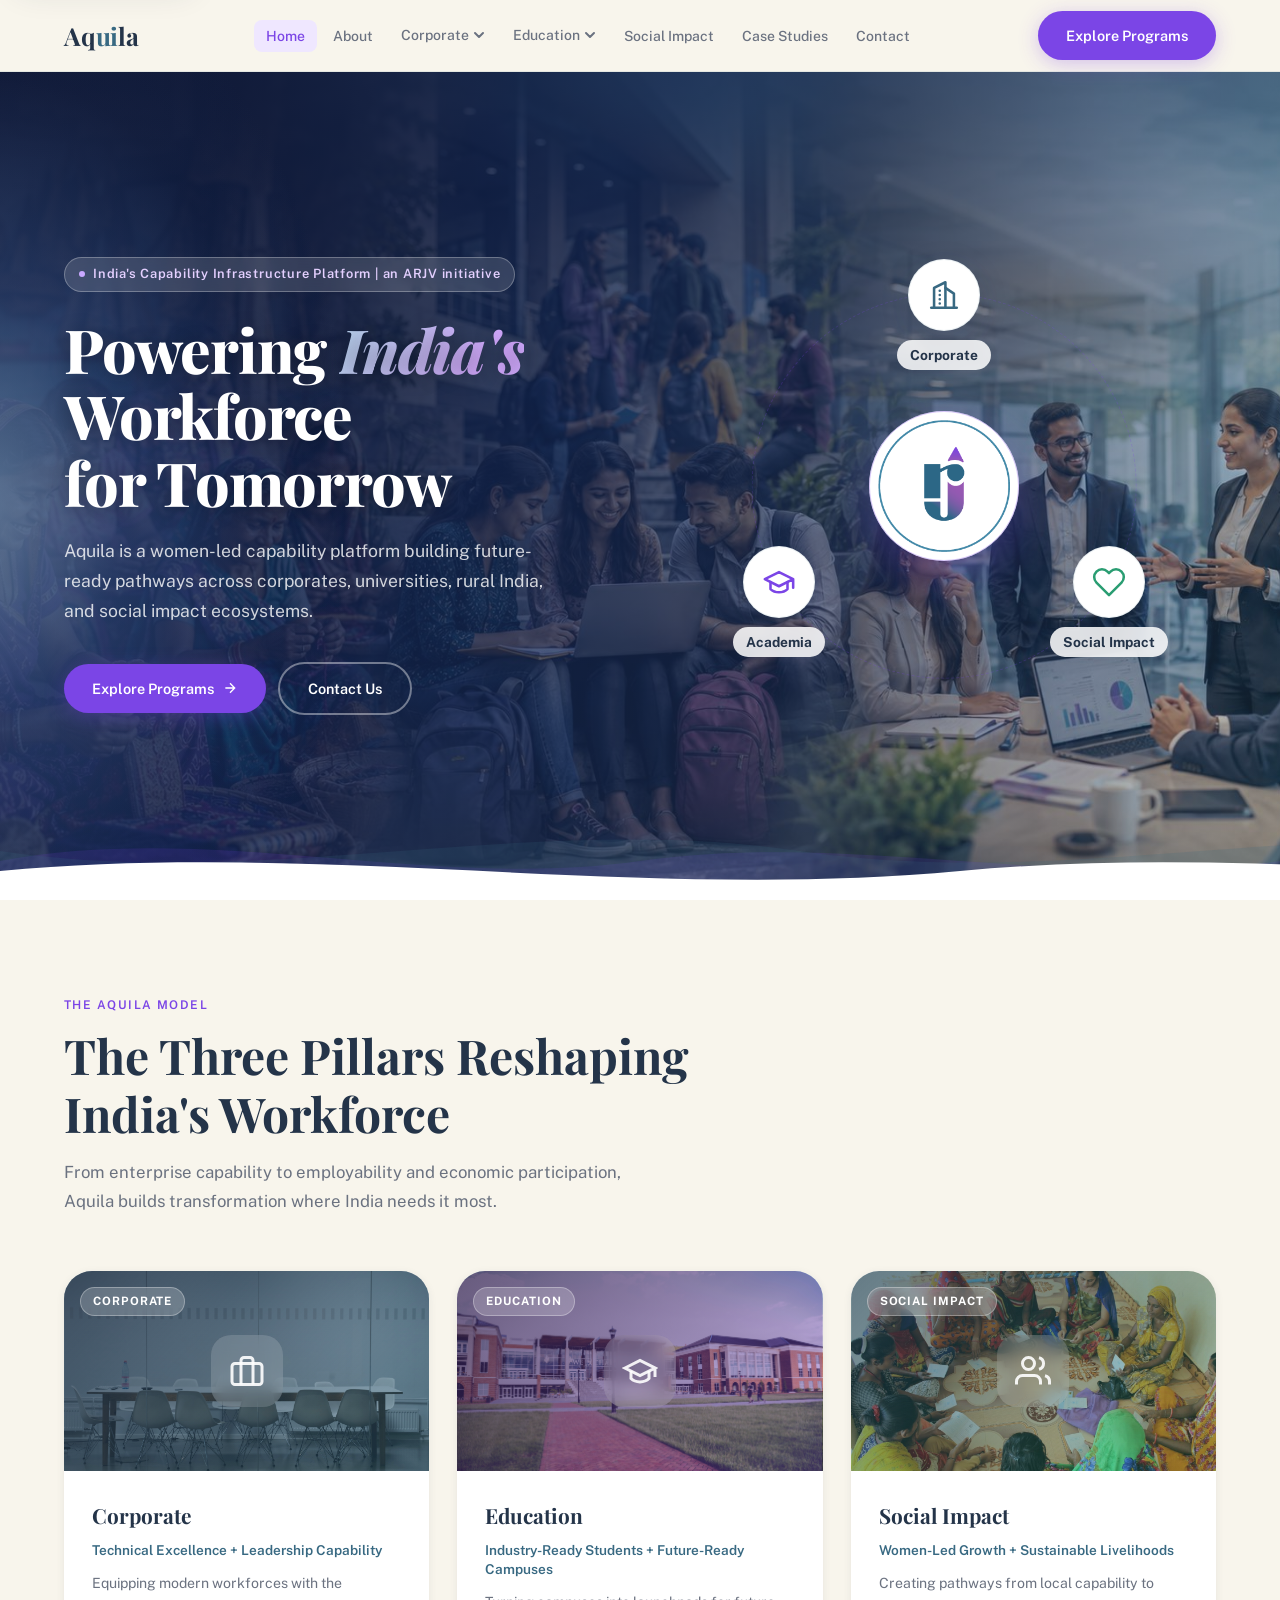
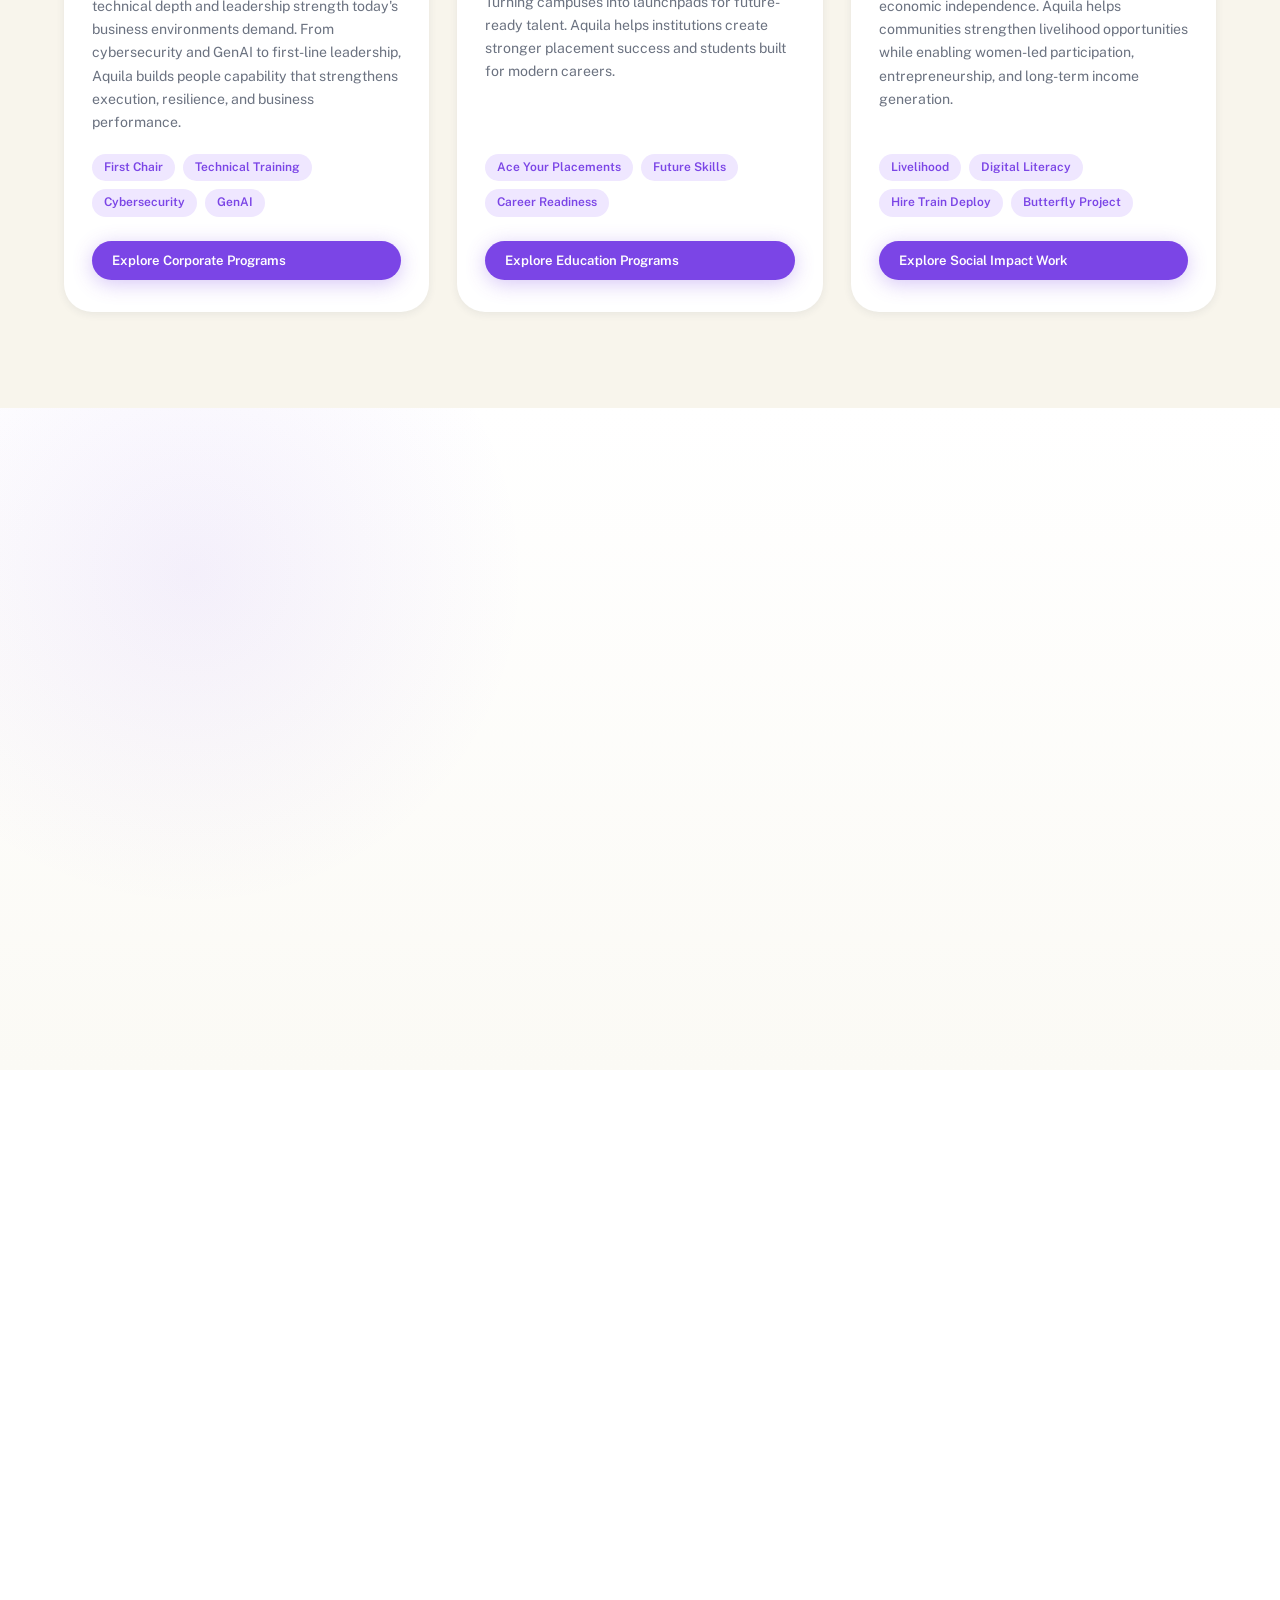
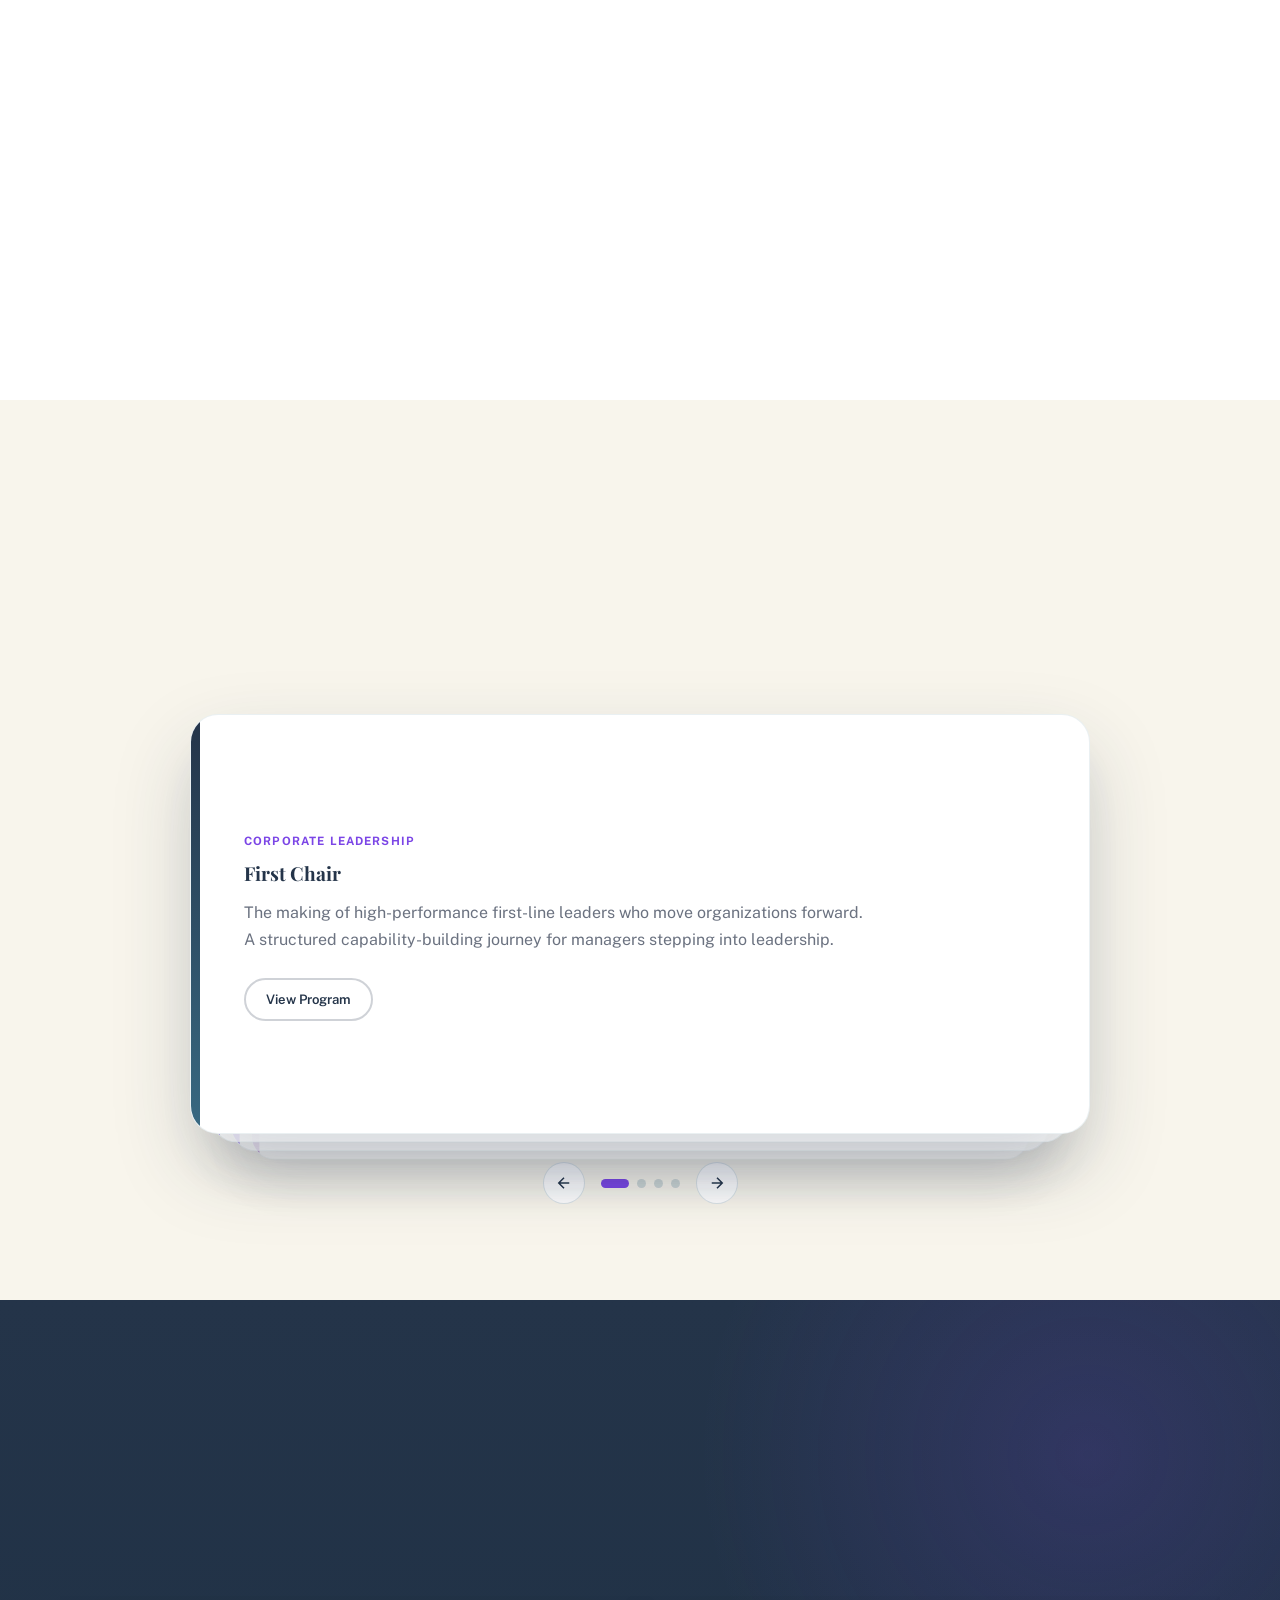
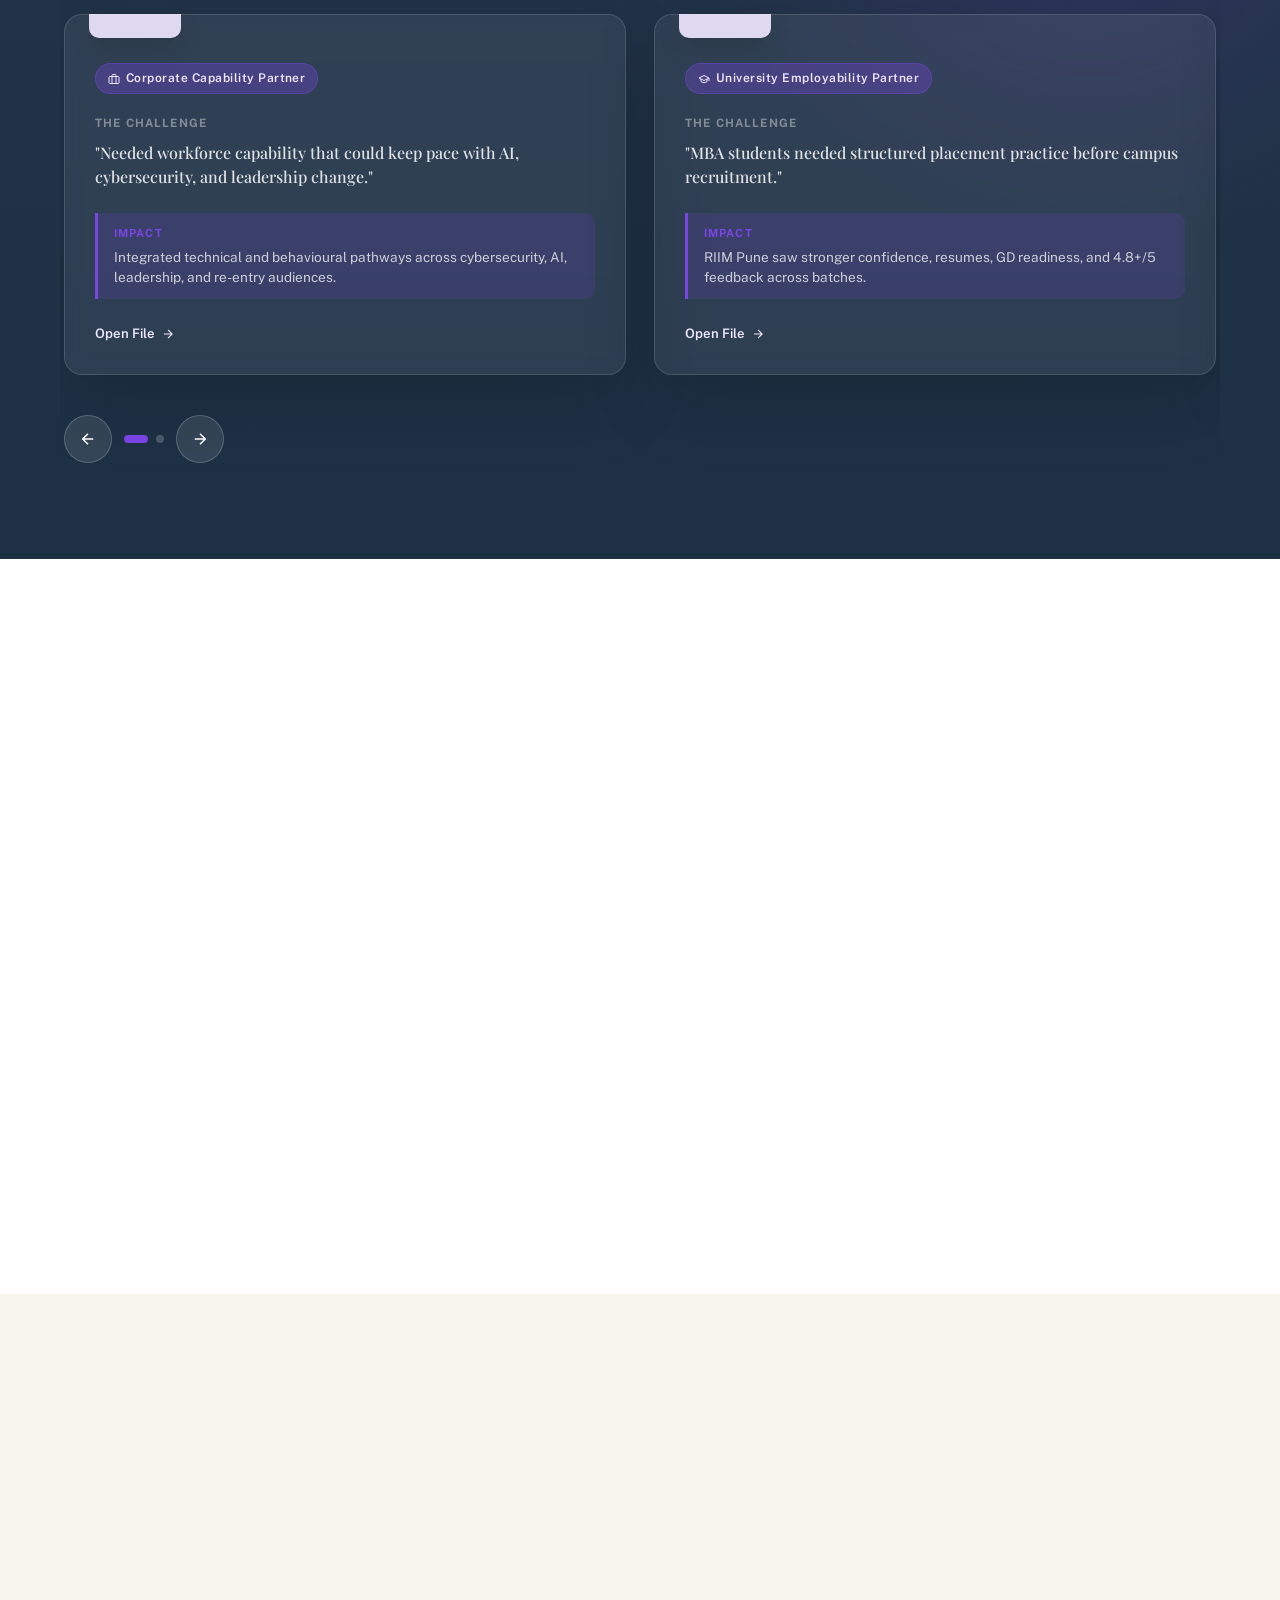
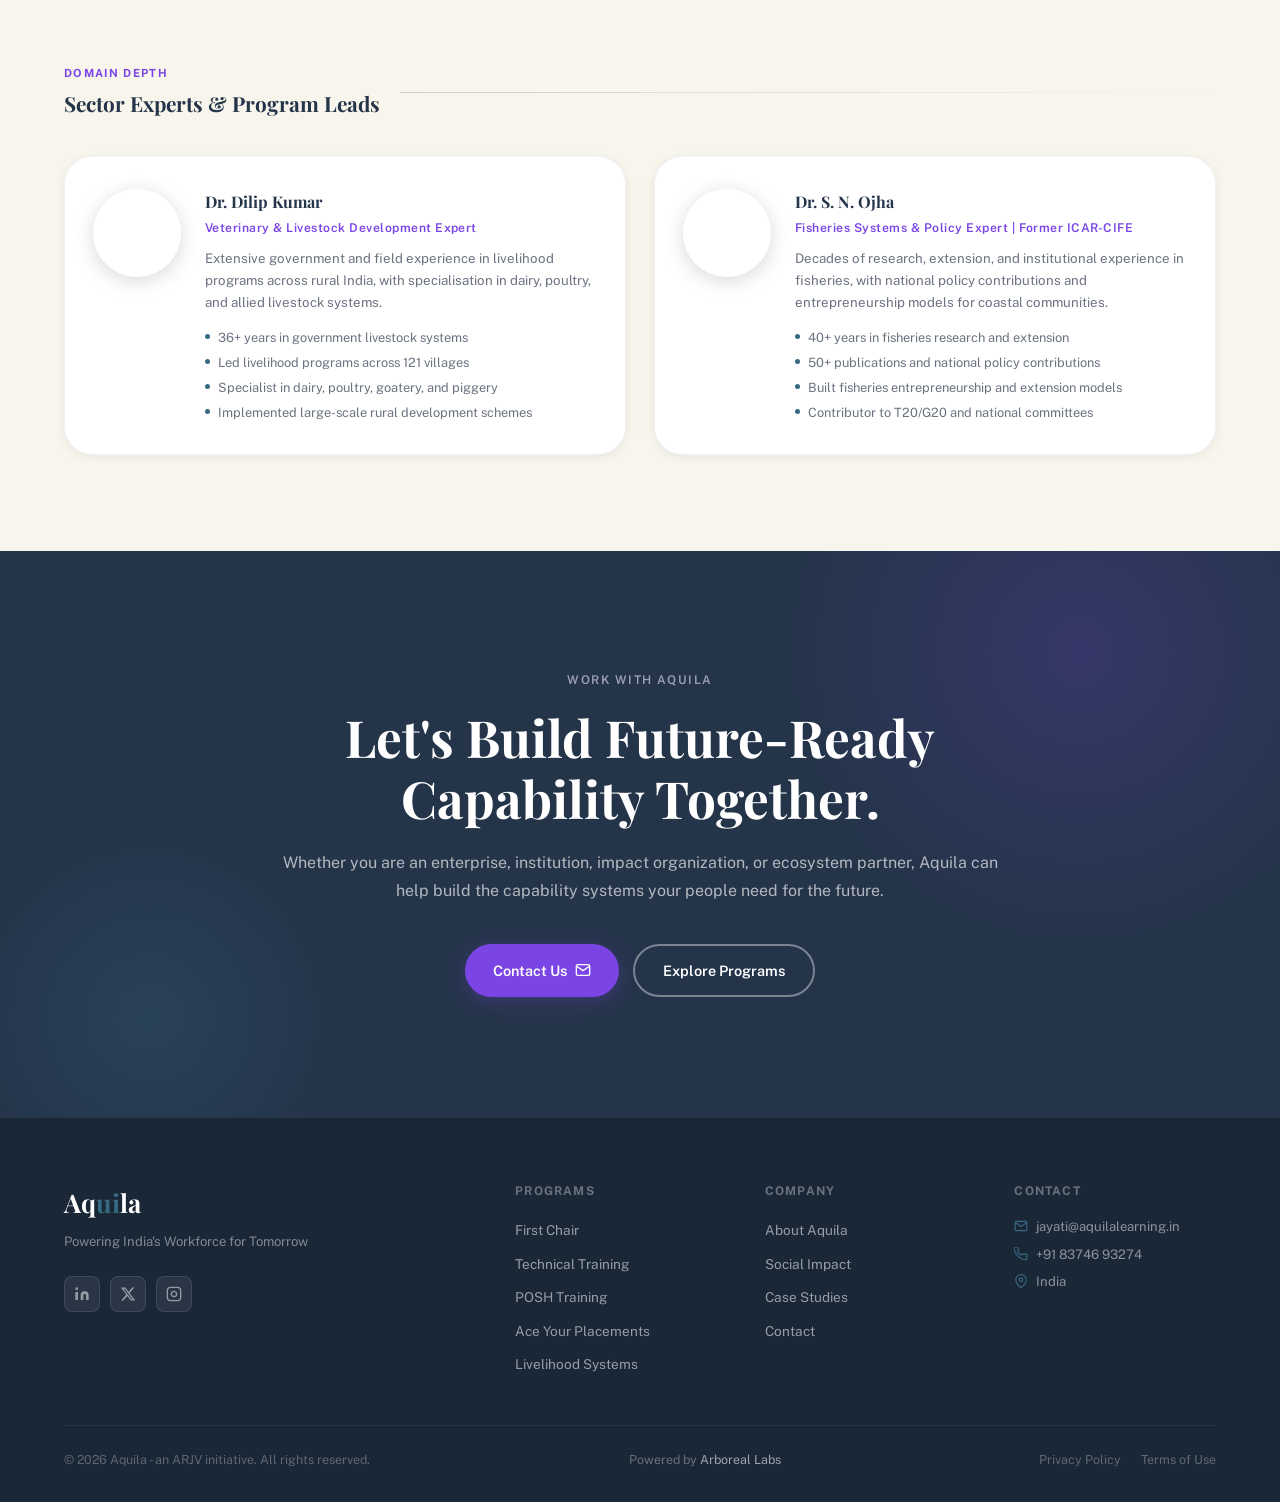
<file: index.html>
<!DOCTYPE html>
<html lang="en">
<head>
  <meta charset="UTF-8" />
  <meta name="viewport" content="width=device-width, initial-scale=1.0" />
  <title>Aquila | Workforce Capability Building in India</title>
  <meta name="description" content="Aquila builds future-ready workforce capability across Indian corporates, colleges, schools, and social impact ecosystems through practitioner-led training, placement readiness, leadership, cyber, AI, POSH, digital citizenship, and livelihood programs." />
  <link rel="canonical" href="https://www.aquilalearning.in/" />
  <link rel="alternate" hreflang="en-IN" href="https://www.aquilalearning.in/" />
  <link rel="alternate" hreflang="x-default" href="https://www.aquilalearning.in/" />
  <meta name="robots" content="index, follow, max-image-preview:large" />
  <meta name="author" content="Aquila" />
  <meta name="geo.region" content="IN" />
  <meta name="geo.placename" content="India" />
  <meta name="theme-color" content="#386982" />
  <meta property="og:site_name" content="Aquila" />
  <meta property="og:title" content="Aquila | Workforce Capability Building in India" />
  <meta property="og:description" content="Aquila builds future-ready workforce capability across Indian corporates, colleges, schools, and social impact ecosystems through practitioner-led training, placement readiness, leadership, cyber, AI, POSH, digital citizenship, and livelihood programs." />
  <meta property="og:type" content="website" />
  <meta property="og:url" content="https://www.aquilalearning.in/" />
  <meta property="og:locale" content="en_IN" />
  <meta name="twitter:card" content="summary" />
  <meta name="twitter:title" content="Aquila | Workforce Capability Building in India" />
  <meta name="twitter:description" content="Aquila builds future-ready workforce capability across Indian corporates, colleges, schools, and social impact ecosystems through practitioner-led training, placement readiness, leadership, cyber, AI, POSH, digital citizenship, and livelihood programs." />

  <link rel="preconnect" href="https://fonts.googleapis.com" />
  <link rel="preconnect" href="https://fonts.gstatic.com" crossorigin />
  <link href="https://fonts.googleapis.com/css2?family=Playfair+Display:ital,wght@0,400;0,500;0,600;0,700;0,800;1,400;1,600&family=Public+Sans:wght@300;400;500;600;700&display=swap" rel="stylesheet" />
  <link rel="icon" href="favicon.svg" type="image/svg+xml" />
  <link rel="stylesheet" href="styles.css" />
  <style>
    /* -- Page-specific styles (shared chrome lives in styles.css) -- */

    /* ----------------------------
       HERO
    ---------------------------- */
    .hero {
      min-height: calc(100dvh - var(--nav-h));
      position: relative;
      isolation: isolate;
      overflow: hidden;
      display: flex;
      align-items: center;
      padding: 80px 0;
    }
    /* Mirrored background photo */
    .hero::before {
      content: '';
      position: absolute;
      inset: 0;
      background: url('assets/headers/home.jpg') center/cover no-repeat;
      transform: scaleX(-1);
      z-index: 0;
    }
    /* Dark navy overlay less purple, more depth */
    .hero::after {
      content: '';
      position: absolute;
      inset: 0;
      background:
        radial-gradient(ellipse 38% 90% at -1% 52%, rgba(160,200,235,0.50) 0%, rgba(90,130,195,0.28) 28%, rgba(50,80,130,0.08) 58%, transparent 76%),
        linear-gradient(120deg, rgba(12,22,52,0.93) 0%, rgba(18,36,78,0.84) 38%, rgba(30,52,95,0.60) 65%, rgba(56,105,130,0.28) 100%);
      z-index: 1;
      pointer-events: none;
    }
    .hero-inner {
      display: grid;
      grid-template-columns: 1fr 1fr;
      gap: 64px;
      align-items: center;
      position: relative;
      z-index: 2;
    }
    .hero-eyebrow {
      display: inline-flex;
      align-items: center;
      gap: 8px;
      background: rgba(255,255,255,0.14);
      border: 1px solid rgba(255,255,255,0.28);
      backdrop-filter: blur(6px);
      padding: 6px 14px;
      border-radius: 50px;
      font-size: 0.8rem;
      font-weight: 600;
      color: #e4d0ff;
      letter-spacing: 0.06em;
      margin-bottom: 24px;
    }
    .hero-eyebrow::before {
      content: '';
      width: 6px;
      height: 6px;
      border-radius: 50%;
      background: #c9a8ff;
      animation: pulse 2s infinite;
    }
    @keyframes pulse {
      0%, 100% { opacity: 1; transform: scale(1); }
      50% { opacity: 0.5; transform: scale(1.3); }
    }
    .hero-headline {
      font-family: var(--font-head);
      font-size: clamp(2.4rem, 5vw, 3.8rem);
      font-weight: 800;
      line-height: 1.1;
      color: #fff;
      margin-bottom: 20px;
      letter-spacing: -0.02em;
      text-shadow: 0 2px 20px rgba(0,0,0,0.3);
    }
    .hero-headline em {
      font-style: italic;
      background: linear-gradient(120deg, #b8d9f0 0%, #d4a8ff 40%, #c9b6ff 70%, #b8d9f0 100%);
      background-size: 220% 100%;
      -webkit-background-clip: text;
      background-clip: text;
      color: transparent;
      -webkit-text-fill-color: transparent;
      animation: hero-em-shift 7s ease-in-out infinite;
    }
    @keyframes hero-em-shift {
      0%, 100% { background-position: 0% 50%; }
      50%      { background-position: 100% 50%; }
    }

    /* Animated wave divider at the bottom of the hero */
    .hero-waves {
      position: absolute;
      left: 0; right: 0; bottom: -1px;
      height: 120px;
      z-index: 2;
      pointer-events: none;
      overflow: hidden;
      line-height: 0;
    }
    .hero-waves svg {
      display: block;
      width: 200%;
      height: 100%;
    }
    .hero-waves path {
      will-change: transform;
    }
    .hw-back  { fill: var(--white); animation: hero-wave-drift 26s linear infinite; }
    .hw-mid   { fill: rgba(56,105,130,0.18); animation: hero-wave-drift 18s linear infinite reverse; }
    .hw-front { fill: rgba(123,69,230,0.14); animation: hero-wave-drift 14s linear infinite; }
    @keyframes hero-wave-drift {
      from { transform: translate3d(0, 0, 0); }
      to   { transform: translate3d(-25%, 0, 0); }
    }

    /* keep hero content above the wave divider */
    .hero > .container { position: relative; z-index: 2; }
    .hero-sub {
      font-size: 1.1rem;
      color: rgba(255,255,255,0.80);
      line-height: 1.7;
      margin-bottom: 36px;
      max-width: 480px;
    }
    .hero-actions {
      display: flex;
      flex-wrap: wrap;
      gap: 12px;
      align-items: center;
    }

    /* ===== Hero convergence visual 3 sectors orbit the Aquila core ===== */
    .hero-visual {
      position: relative;
      min-height: 460px;
      display: flex;
      align-items: center;
      justify-content: center;
    }
    .hero-converge {
      position: relative;
      width: 100%;
      max-width: 520px;
      margin: 0 auto;
      aspect-ratio: 1 / 1;
    }
    /* static dashed orbit path the nodes ride on */
    .converge-ring {
      position: absolute;
      top: 50%; left: 50%;
      width: 74%; height: 74%;
      transform: translate(-50%, -50%);
      border: 1.5px dashed rgba(123,69,230,0.22);
      border-radius: 50%;
      z-index: 1;
    }
    /* rotating system carries the nodes around the core */
    .converge-system {
      position: absolute;
      inset: 0;
      z-index: 2;
      transform-origin: 50% 50%;
    }
    /* center hub Aquila logo badge */
    .converge-core {
      position: absolute;
      top: 50%; left: 50%;
      transform: translate(-50%, -50%);
      width: 150px; height: 150px;
      border-radius: 50%;
      background: #fff;
      display: flex; align-items: center; justify-content: center;
      box-shadow: 0 18px 48px rgba(123,69,230,0.28);
      z-index: 3;
    }
    .converge-core::before {
      content: '';
      position: absolute; inset: 0;
      border-radius: 50%;
      border: 1.5px solid rgba(123,69,230,0.3);
      animation: cv-pulse 2.8s ease-out infinite;
    }
    @keyframes cv-pulse {
      0%   { transform: scale(1);   opacity: 0.8; }
      100% { transform: scale(1.4); opacity: 0; }
    }
    .cc-logo { width: 88%; height: 88%; object-fit: contain; display: block; }
    /* sector nodes pinned to the orbit ring */
    .converge-node {
      position: absolute;
      width: 72px; height: 72px;
      transform: translate(-50%, -50%);
    }
    .converge-node.n1 { top: 13.2%; left: 50%; }
    .converge-node.n2 { top: 68.4%; left: 18.2%; }
    .converge-node.n3 { top: 68.4%; left: 81.8%; }
    /* inner wrapper counter-rotates so icons + labels stay upright */
    .cn-inner {
      position: relative;
      width: 100%; height: 100%;
      transform-origin: 50% 50%;
    }
    .cn-icon {
      width: 72px; height: 72px; border-radius: 50%;
      background: #fff;
      display: flex; align-items: center; justify-content: center;
      box-shadow: var(--shadow-md);
      border: 1px solid rgba(56,105,130,0.1);
    }
    .cn-icon svg { width: 34px; height: 34px; }
    .n1 .cn-icon svg { color: var(--teal); }
    .n2 .cn-icon svg { color: var(--violet); }
    .n3 .cn-icon svg { color: var(--green); }
    .cn-text {
      position: absolute;
      top: calc(100% + 9px); left: 50%;
      transform: translateX(-50%);
      white-space: nowrap;
      font-weight: 700; font-size: 0.86rem; color: var(--space);
      background: rgba(255,255,255,0.85);
      padding: 4px 13px; border-radius: 50px;
      backdrop-filter: blur(4px);
      box-shadow: var(--shadow-sm);
    }

    /* ----------------------------
       IMPACT METRICS
    ---------------------------- */
    .metrics {
      background: var(--white);
      padding: 56px 0;
      border-top: 1px solid rgba(56,105,130,0.08);
      border-bottom: 1px solid rgba(56,105,130,0.08);
    }
    .metrics-grid {
      display: grid;
      grid-template-columns: repeat(4, 1fr);
      gap: 2px;
    }
    .metric-card {
      padding: 28px 20px;
      text-align: center;
      border-right: 1px solid rgba(56,105,130,0.1);
      transition: background 0.2s ease;
    }
    .metric-card:last-child { border-right: none; }
    .metric-card:hover { background: var(--teal-light); }
    .metric-icon {
      width: 40px;
      height: 40px;
      background: linear-gradient(135deg, rgba(56,105,130,0.1), rgba(123,69,230,0.1));
      border-radius: 10px;
      display: flex;
      align-items: center;
      justify-content: center;
      margin: 0 auto 12px;
    }
    .metric-icon svg { width: 20px; height: 20px; color: var(--teal); }
    .metric-number {
      font-family: var(--font-head);
      font-size: 2rem;
      font-weight: 700;
      color: var(--space);
      line-height: 1;
      margin-bottom: 4px;
    }
    .metric-label {
      font-size: 0.8rem;
      font-weight: 500;
      color: var(--slate);
      letter-spacing: 0.02em;
    }

    .income-model {
      background:
        radial-gradient(circle at 15% 25%, rgba(123,69,230,0.08), transparent 28%),
        linear-gradient(180deg, var(--white), #fbfaf5);
    }
    .income-model-grid {
      display: grid;
      grid-template-columns: 0.82fr 1.18fr;
      gap: 56px;
      align-items: center;
    }
    .income-map {
      position: relative;
      padding: 14px;
      border-radius: 28px;
      background:
        linear-gradient(135deg, rgba(255,255,255,0.76), rgba(239,231,255,0.34)),
        radial-gradient(circle at 50% 50%, rgba(123,69,230,0.08), transparent 42%);
      border: 1px solid rgba(56,105,130,0.1);
    }
    .income-steps::before {
      content: '';
      position: absolute;
      left: 50%;
      top: 14%;
      bottom: 14%;
      width: 2px;
      background: linear-gradient(180deg, rgba(123,69,230,0.08), rgba(123,69,230,0.55), rgba(56,105,130,0.12));
      transform: translateX(-50%);
      pointer-events: none;
    }
    .income-steps::after {
      content: '';
      position: absolute;
      left: 12%;
      right: 12%;
      top: 50%;
      height: 2px;
      background: linear-gradient(90deg, rgba(56,105,130,0.1), rgba(123,69,230,0.55), rgba(56,105,130,0.1));
      transform: translateY(-50%);
      pointer-events: none;
    }
    .income-steps {
      position: relative;
      z-index: 2;
      display: grid;
      grid-template-columns: repeat(2, minmax(0, 1fr));
      gap: 20px;
    }
    .income-step {
      position: relative;
      z-index: 1;
      background: rgba(255,255,255,0.96);
      border: 1px solid rgba(56,105,130,0.14);
      border-radius: 18px;
      padding: 68px 24px 24px;
      min-height: 210px;
      box-shadow: 0 18px 45px rgba(36,52,73,0.08);
      backdrop-filter: blur(8px);
    }
    .income-step h3 { font-size: 1.25rem; }
    .income-step p { font-size: 0.9rem; }
    .income-node {
      position: absolute;
      top: 22px;
      left: 24px;
      width: 36px;
      height: 36px;
      display: grid;
      place-items: center;
      border-radius: 50%;
      background: linear-gradient(135deg, var(--space), var(--violet));
      color: var(--white);
      box-shadow: 0 0 0 8px rgba(123,69,230,0.09);
    }
    .income-node svg {
      width: 16px;
      height: 16px;
    }
    .income-step .num {
      position: absolute;
      top: 26px;
      right: 24px;
      font-size: 0.7rem;
      font-weight: 700;
      letter-spacing: 0.12em;
      text-transform: uppercase;
      color: var(--violet);
    }
    .income-step h3 {
      font-family: var(--font-head);
      font-size: 1.1rem;
      color: var(--space);
      margin-bottom: 8px;
    }
    .income-step p {
      font-size: 0.82rem;
      line-height: 1.55;
      color: var(--slate);
    }

    /* ----------------------------
       THREE PILLARS
    ---------------------------- */
    .pillars { background: var(--ivory); }
    .pillars-grid {
      display: grid;
      grid-template-columns: repeat(3, 1fr);
      gap: 28px;
    }
    .pillar-card {
      background: var(--white);
      border-radius: var(--radius-lg);
      overflow: hidden;
      box-shadow: var(--shadow-sm);
      transition: transform 0.3s ease, box-shadow 0.3s ease;
      display: flex;
      flex-direction: column;
    }
    .pillar-card:hover {
      transform: translateY(-8px);
      box-shadow: var(--shadow-lg);
    }
    .pillar-visual {
      height: 200px;
      position: relative;
      overflow: hidden;
      display: flex;
      align-items: center;
      justify-content: center;
      background-size: cover;
      background-position: center;
    }
    .pillar-card:nth-child(1) .pillar-visual {
      background-image: linear-gradient(135deg, rgba(36,52,73,0.78), rgba(56,105,130,0.46)), url('assets/back/home-corporate.jpg');
    }
    .pillar-card:nth-child(2) .pillar-visual {
      background-image: linear-gradient(135deg, rgba(45,27,78,0.7), rgba(123,69,230,0.34)), url('assets/back/home-institutions.jpg');
    }
    .pillar-card:nth-child(3) .pillar-visual {
      background-image: linear-gradient(135deg, rgba(26,58,74,0.68), rgba(42,157,114,0.28)), url('assets/back/home-social.jpg');
    }
    .pillar-visual-icon {
      width: 72px;
      height: 72px;
      background: rgba(255,255,255,0.15);
      border-radius: 20px;
      display: flex;
      align-items: center;
      justify-content: center;
      backdrop-filter: blur(8px);
    }
    .pillar-visual-icon svg { width: 36px; height: 36px; color: rgba(255,255,255,0.9); }
    .pillar-badge {
      position: absolute;
      top: 16px;
      left: 16px;
      background: rgba(255,255,255,0.2);
      backdrop-filter: blur(8px);
      border: 1px solid rgba(255,255,255,0.3);
      border-radius: 50px;
      padding: 4px 12px;
      font-size: 0.72rem;
      font-weight: 700;
      color: white;
      letter-spacing: 0.08em;
      text-transform: uppercase;
    }
    .pillar-body { padding: 28px 28px 32px; display: flex; flex-direction: column; flex: 1; }
    .pillar-title {
      font-family: var(--font-head);
      font-size: 1.3rem;
      font-weight: 700;
      color: var(--space);
      margin-bottom: 8px;
    }
    .pillar-subtitle {
      font-size: 0.85rem;
      font-weight: 600;
      color: var(--teal);
      margin-bottom: 12px;
      line-height: 1.4;
    }
    .pillar-desc { font-size: 0.88rem; color: var(--slate); line-height: 1.65; margin-bottom: 20px; }
    .pillar-tags {
      display: flex;
      flex-wrap: wrap;
      gap: 8px;
      margin-bottom: 24px;
      margin-top: auto;
    }
    .tag {
      background: var(--lavender);
      color: var(--violet);
      padding: 4px 12px;
      border-radius: 50px;
      font-size: 0.75rem;
      font-weight: 600;
      transition: background 0.2s;
    }
    .tag:hover { background: var(--violet); color: white; }

    /* ----------------------------
       CAPABILITY AREAS
    ---------------------------- */
    .capabilities { background: var(--white); }
    .capabilities-grid {
      display: grid;
      grid-template-columns: repeat(3, 1fr);
      gap: 24px;
    }
    .cap-card {
      background: var(--ivory);
      border-radius: var(--radius-md);
      padding: 32px 28px;
      border: 1px solid transparent;
      transition: all 0.3s ease;
      position: relative;
      overflow: hidden;
    }
    .cap-card::before {
      content: '';
      position: absolute;
      inset: 0;
      background: var(--gradient-card);
      opacity: 0;
      transition: opacity 0.3s ease;
      border-radius: inherit;
    }
    .cap-card:hover { transform: translateY(-6px); border-color: rgba(123,69,230,0.15); box-shadow: var(--shadow-md); }
    .cap-card:hover::before { opacity: 1; }
    .cap-icon {
      width: 52px;
      height: 52px;
      border-radius: 14px;
      display: flex;
      align-items: center;
      justify-content: center;
      margin-bottom: 20px;
      position: relative;
      z-index: 1;
    }
    .cap-icon svg { width: 26px; height: 26px; }
    .cap-card:nth-child(1) .cap-icon { background: linear-gradient(135deg, #e0f0f7, #c8e4ef); color: var(--teal); }
    .cap-card:nth-child(2) .cap-icon { background: linear-gradient(135deg, #f0e8f7, #e2cff0); color: var(--purple); }
    .cap-card:nth-child(3) .cap-icon { background: linear-gradient(135deg, #ede4ff, #ddd0fb); color: var(--violet); }
    .cap-card:nth-child(4) .cap-icon { background: linear-gradient(135deg, #fff3e0, #ffe5b4); color: #e07800; }
    .cap-card:nth-child(5) .cap-icon { background: linear-gradient(135deg, #e8f7f0, #c8eedd); color: #2a9d72; }
    .cap-card:nth-child(6) .cap-icon { background: linear-gradient(135deg, #fce8f0, #f8c8dd); color: #c2466e; }
    .cap-title {
      font-family: var(--font-head);
      font-size: 1.1rem;
      font-weight: 700;
      color: var(--space);
      margin-bottom: 10px;
      position: relative;
      z-index: 1;
    }
    .cap-desc { font-size: 0.85rem; color: var(--slate); line-height: 1.6; position: relative; z-index: 1; }

    /* ----------------------------
       FEATURED PROGRAMS
    ---------------------------- */
    .programs { background: var(--ivory); }
    .programs-grid {
      position: relative;
      min-height: 420px;
      max-width: 900px;
      margin: 0 auto;
    }
    .program-card {
      position: absolute;
      inset: 0;
      background: var(--white);
      border-radius: var(--radius-lg);
      overflow: hidden;
      box-shadow: var(--shadow-lg);
      display: flex;
      min-height: 330px;
      border: 1px solid rgba(56,105,130,0.1);
      transform: translateY(calc(var(--stack-y, 0) * 18px)) scale(var(--stack-scale, 1));
      opacity: var(--stack-opacity, 1);
      z-index: var(--stack-z, 1);
      pointer-events: var(--stack-events, none);
      transition: transform 0.45s cubic-bezier(0.4,0,0.2,1), opacity 0.35s ease, box-shadow 0.35s ease;
    }
    .program-card.active {
      --stack-events: auto;
      box-shadow: 0 34px 80px rgba(36,52,73,0.18);
    }
    .program-card:hover { box-shadow: 0 34px 80px rgba(36,52,73,0.22); }
    .program-accent {
      width: 9px;
      flex-shrink: 0;
    }
    .program-card:nth-child(1) .program-accent { background: linear-gradient(180deg, #243449, #386982); }
    .program-card:nth-child(2) .program-accent { background: linear-gradient(180deg, #9B5CB8, #7B45E6); }
    .program-card:nth-child(3) .program-accent { background: linear-gradient(180deg, #386982, #7B45E6); }
    .program-card:nth-child(4) .program-accent { background: linear-gradient(180deg, #7B45E6, #9B5CB8); }
    .program-card:nth-child(5) .program-accent { background: linear-gradient(180deg, #2a9d72, #3ab38a); }
    .program-content {
      padding: 42px 44px 38px;
      flex: 1;
      display: grid;
      align-content: center;
      justify-items: start;
    }
    .program-eyebrow {
      font-size: 0.72rem;
      font-weight: 700;
      letter-spacing: 0.1em;
      text-transform: uppercase;
      color: var(--violet);
      margin-bottom: 8px;
    }
    .program-title {
      font-family: var(--font-head);
      font-size: 1.2rem;
      font-weight: 700;
      color: var(--space);
      margin-bottom: 10px;
    }
    .program-desc { font-size: 1rem; color: var(--slate); line-height: 1.7; margin-bottom: 24px; max-width: 620px; }
    .program-stack-controls {
      max-width: 900px;
      margin: 28px auto 0;
      display: flex;
      justify-content: center;
      align-items: center;
      gap: 16px;
    }
    .program-nav {
      width: 42px;
      height: 42px;
      border-radius: 50%;
      border: 1px solid rgba(56,105,130,0.18);
      background: var(--white);
      color: var(--space);
      display: grid;
      place-items: center;
      cursor: pointer;
      transition: background 0.2s, color 0.2s, transform 0.2s;
    }
    .program-nav:hover { background: var(--space); color: var(--white); transform: translateY(-2px); }
    .program-nav svg { width: 18px; height: 18px; }
    .program-stack-dots { display: flex; gap: 8px; align-items: center; }
    .program-dot {
      width: 9px;
      height: 9px;
      border-radius: 50%;
      border: 0;
      background: rgba(56,105,130,0.22);
      cursor: pointer;
      transition: width 0.25s, background 0.25s;
    }
    .program-dot.active {
      width: 28px;
      border-radius: 999px;
      background: var(--violet);
    }

    /* ----------------------------
       CASE STUDIES CAROUSEL
    ---------------------------- */
    .case-studies {
      background:
        radial-gradient(circle at 85% 18%, rgba(123,69,230,0.16), transparent 30%),
        linear-gradient(180deg, var(--space), #1d3044);
      overflow-x: clip;
      overflow-y: visible;
    }
    .case-studies .section-label { color: rgba(239,231,255,0.7); }
    .case-studies .section-heading { color: var(--white); }
    .case-studies .section-subheading { color: rgba(255,255,255,0.6); max-width: 500px; }
    .carousel-wrapper {
      position: relative;
      overflow: hidden;
      padding: 18px 4px 18px;
      margin: -18px -4px -18px;
    }
    .carousel-track { display: flex; gap: 28px; transition: transform 0.5s cubic-bezier(0.4,0,0.2,1); }
    .case-card {
      position: relative;
      background: rgba(255,255,255,0.07);
      border: 1px solid rgba(255,255,255,0.13);
      border-radius: 18px;
      padding: 48px 30px 30px;
      flex: 0 0 calc((100% - 28px) / 2);
      min-width: 0;
      flex-shrink: 0;
      transition: background 0.3s, transform 0.3s;
      backdrop-filter: blur(8px);
      box-shadow: 0 26px 70px rgba(0,0,0,0.16);
    }
    .case-card::before {
      content: '';
      position: absolute;
      left: 24px;
      top: -1px;
      width: 92px;
      height: 24px;
      border-radius: 0 0 10px 10px;
      background: rgba(239,231,255,0.92);
      box-shadow: 0 10px 24px rgba(0,0,0,0.12);
    }
    .case-card:hover { background: rgba(255,255,255,0.12); transform: translateY(-4px); }
    .case-client-tag {
      display: inline-flex;
      align-items: center;
      gap: 6px;
      max-width: 100%;
      background: rgba(123,69,230,0.3);
      border: 1px solid rgba(123,69,230,0.4);
      padding: 5px 12px;
      border-radius: 50px;
      font-size: 0.75rem;
      font-weight: 600;
      color: var(--lavender);
      margin-bottom: 20px;
      letter-spacing: 0.04em;
      white-space: normal;
    }
    .case-problem-label {
      font-size: 0.72rem;
      font-weight: 700;
      letter-spacing: 0.1em;
      text-transform: uppercase;
      color: rgba(255,255,255,0.4);
      margin-bottom: 8px;
    }
    .case-problem {
      font-family: var(--font-head);
      font-size: 1rem;
      color: rgba(255,255,255,0.85);
      line-height: 1.5;
      margin-bottom: 24px;
      font-weight: 500;
    }
    .case-impact {
      background: rgba(123,69,230,0.15);
      border-left: 3px solid var(--violet);
      padding: 12px 16px;
      border-radius: 0 10px 10px 0;
      margin-bottom: 24px;
      overflow-wrap: anywhere;
    }
    .case-impact-label {
      font-size: 0.7rem;
      font-weight: 700;
      letter-spacing: 0.1em;
      text-transform: uppercase;
      color: var(--violet);
      margin-bottom: 4px;
    }
    .case-impact-text { font-size: 0.85rem; color: rgba(255,255,255,0.75); line-height: 1.5; }
    .case-cta {
      border: 0;
      background: transparent;
      padding: 0;
      cursor: pointer;
      font: inherit;
      font-size: 0.82rem;
      font-weight: 600;
      color: var(--lavender);
      display: flex;
      align-items: center;
      gap: 6px;
      transition: gap 0.2s;
    }
    .case-cta:hover { gap: 10px; }
    .case-modal {
      position: fixed;
      inset: 0;
      z-index: 2000;
      display: grid;
      place-items: center;
      padding: 24px;
      background: rgba(13,19,30,0.66);
      backdrop-filter: blur(6px);
    }
    .case-modal[hidden] { display: none; }
    .case-modal-panel {
      width: min(100%, 720px);
      max-height: min(760px, 86vh);
      overflow: auto;
      border-radius: var(--radius-lg);
      background: var(--white);
      color: var(--space);
      box-shadow: 0 40px 120px rgba(0,0,0,0.35);
      border: 1px solid rgba(56,105,130,0.12);
    }
    .case-modal-top {
      display: flex;
      justify-content: space-between;
      gap: 18px;
      align-items: flex-start;
      padding: 28px 30px 18px;
      border-bottom: 1px solid rgba(56,105,130,0.12);
      background: var(--ivory);
    }
    .case-modal-kicker {
      font-size: 0.72rem;
      font-weight: 800;
      letter-spacing: 0.12em;
      text-transform: uppercase;
      color: var(--violet);
      margin-bottom: 8px;
    }
    .case-modal-title {
      font-family: var(--font-head);
      font-size: clamp(1.55rem, 3vw, 2.2rem);
      line-height: 1.1;
      margin: 0;
    }
    .case-modal-close {
      width: 38px;
      height: 38px;
      border: 1px solid rgba(56,105,130,0.18);
      border-radius: 50%;
      background: var(--white);
      color: var(--space);
      display: grid;
      place-items: center;
      cursor: pointer;
      flex-shrink: 0;
    }
    .case-modal-body { padding: 26px 30px 30px; }
    .case-modal-body p {
      color: var(--slate);
      line-height: 1.75;
      margin-bottom: 18px;
    }
    .case-modal-impact {
      border-left: 4px solid var(--violet);
      background: rgba(123,69,230,0.08);
      padding: 18px 20px;
      border-radius: 0 14px 14px 0;
      margin: 24px 0;
    }
    .carousel-controls {
      display: flex;
      align-items: center;
      gap: 12px;
      margin-top: 40px;
    }
    .carousel-btn {
      width: 48px;
      height: 48px;
      border-radius: 50%;
      background: rgba(255,255,255,0.1);
      border: 1px solid rgba(255,255,255,0.2);
      display: flex;
      align-items: center;
      justify-content: center;
      color: white;
      transition: all 0.2s ease;
      cursor: pointer;
    }
    .carousel-btn:hover { background: rgba(123,69,230,0.4); border-color: var(--violet); }
    .carousel-btn svg { width: 18px; height: 18px; }
    .carousel-dots {
      display: flex;
      gap: 8px;
    }
    .carousel-dot {
      width: 8px;
      height: 8px;
      border-radius: 50%;
      background: rgba(255,255,255,0.2);
      cursor: pointer;
      transition: all 0.3s ease;
    }
    .carousel-dot.active { background: var(--violet); width: 24px; border-radius: 4px; }

    /* ----------------------------
       PARTNERS
    ---------------------------- */
    .partners { background: var(--white); }
    .partners-grid {
      display: grid;
      grid-template-columns: repeat(6, 1fr);
      gap: 16px;
    }
    .partner-card {
      background: var(--ivory);
      border: 1px solid rgba(56,105,130,0.1);
      border-radius: var(--radius-md);
      padding: 28px 16px;
      text-align: center;
      transition: all 0.3s ease;
      cursor: pointer;
    }
    .partner-card:hover {
      border-color: var(--teal);
      box-shadow: var(--shadow-sm);
      transform: translateY(-4px);
    }
    .partner-placeholder {
      width: 48px;
      height: 48px;
      border-radius: 12px;
      background: linear-gradient(135deg, rgba(56,105,130,0.15), rgba(123,69,230,0.1));
      margin: 0 auto 12px;
      display: flex;
      align-items: center;
      justify-content: center;
      color: var(--teal);
      filter: grayscale(1);
      transition: filter 0.3s;
    }
    .partner-card:hover .partner-placeholder { filter: grayscale(0); }
    .partner-placeholder svg { width: 24px; height: 24px; }
    .partner-label {
      font-size: 0.75rem;
      font-weight: 600;
      color: var(--slate);
      transition: color 0.3s;
    }
    .partner-card:hover .partner-label { color: var(--teal); }

    /* ----------------------------
       FOUNDERS
    ---------------------------- */
    .founders { background: var(--ivory); }
    .founders-grid {
      display: grid;
      grid-template-columns: repeat(4, 1fr);
      gap: 24px;
    }
    .founder-card {
      background: var(--white);
      border-radius: var(--radius-lg);
      padding: 28px;
      text-align: center;
      box-shadow: var(--shadow-sm);
      transition: all 0.3s ease;
    }
    .founder-card:hover { transform: translateY(-6px); box-shadow: var(--shadow-md); }
    .founder-avatar {
      width: 80px;
      height: 80px;
      border-radius: 50%;
      background: linear-gradient(135deg, #386982, #7B45E6);
      margin: 0 auto 16px;
      display: flex;
      align-items: center;
      justify-content: center;
      font-size: 1.8rem;
      color: rgba(255,255,255,0.8);
      font-family: var(--font-head);
    }
    .founder-name {
      font-family: var(--font-head);
      font-size: 1rem;
      font-weight: 700;
      color: var(--space);
      margin-bottom: 4px;
    }
    .founder-role {
      font-size: 0.78rem;
      font-weight: 600;
      color: var(--violet);
      margin-bottom: 10px;
      letter-spacing: 0.04em;
    }
    .founder-bio { font-size: 0.8rem; color: var(--slate); line-height: 1.6; margin-bottom: 14px; }
    .founder-tag {
      display: inline-block;
      background: var(--lavender);
      color: var(--violet);
      padding: 3px 10px;
      border-radius: 50px;
      font-size: 0.7rem;
      font-weight: 600;
    }

    /* ----------------------------
       LOGOS STATIC GRID
    ---------------------------- */
    .logos-section { background: var(--white); padding: 80px 0; }
    .logos-section .section-header { margin-bottom: 48px; }

    .logo-row { margin-bottom: 36px; }
    .logo-row:last-child { margin-bottom: 0; }

    .logo-row-header {
      display: flex;
      align-items: center;
      gap: 14px;
      margin-bottom: 22px;
    }
    .logo-row-rule { flex: 1; height: 1px; background: rgba(56,105,130,0.15); }
    .logo-row-label {
      font-size: 0.68rem;
      font-weight: 700;
      letter-spacing: 0.14em;
      text-transform: uppercase;
      color: var(--slate);
      flex-shrink: 0;
    }

    .logo-grid {
      display: flex;
      flex-wrap: wrap;
      justify-content: center;
      align-items: center;
      gap: 16px 12px;
    }
    .logo-item {
      display: inline-flex;
      align-items: center;
      justify-content: center;
      width: 150px;
      height: 78px;
      padding: 12px 20px;
      border-radius: var(--radius-sm);
      background: #fff;
      border: 1px solid rgba(56,105,130,0.08);
      transition: transform 0.3s ease, box-shadow 0.3s ease, border-color 0.3s ease;
    }
    .logo-item img {
      max-width: 100%;
      max-height: 100%;
      width: auto;
      height: auto;
      object-fit: contain;
      filter: grayscale(100%) opacity(0.55);
      transition: filter 0.35s ease;
      display: block;
    }
    .logo-item:hover {
      transform: scale(1.08);
      box-shadow: var(--shadow-md);
      border-color: rgba(56,105,130,0.18);
      z-index: 2;
    }
    .logo-item:hover img { filter: grayscale(0%) opacity(1); }

    /* ----------------------------
       TEAM SECTION
    ---------------------------- */
    .team { background: var(--ivory); }

    .team-group { margin-bottom: 72px; }
    .team-group:last-child { margin-bottom: 0; }

    .team-group-header {
      display: flex;
      align-items: center;
      gap: 20px;
      margin-bottom: 36px;
    }
    .team-group-label-wrap { flex-shrink: 0; }
    .team-group-eyebrow {
      font-size: 0.7rem;
      font-weight: 700;
      letter-spacing: 0.12em;
      text-transform: uppercase;
      color: var(--violet);
      display: block;
      margin-bottom: 4px;
    }
    .team-group-name {
      font-family: var(--font-head);
      font-size: 1.3rem;
      font-weight: 700;
      color: var(--space);
    }
    .team-group-rule {
      flex: 1;
      height: 1px;
      background: linear-gradient(90deg, rgba(56,105,130,0.25) 0%, transparent 100%);
    }

    .person-card {
      background: var(--white);
      border-radius: var(--radius-lg);
      padding: 28px 24px;
      text-align: center;
      box-shadow: var(--shadow-sm);
      border: 1px solid rgba(56,105,130,0.07);
      transition: transform 0.3s ease, box-shadow 0.3s ease, border-color 0.3s ease;
    }
    .person-card:hover {
      transform: translateY(-6px);
      box-shadow: var(--shadow-md);
      border-color: rgba(123,69,230,0.18);
    }
    .person-avatar {
      border-radius: 50%;
      margin: 0 auto 16px;
      display: flex;
      align-items: center;
      justify-content: center;
      font-family: var(--font-head);
      font-weight: 700;
      color: rgba(255,255,255,0.92);
      box-shadow: 0 4px 20px rgba(0,0,0,0.15);
      overflow: hidden;
    }
    .person-avatar img {
      width: 100%;
      height: 100%;
      display: block;
      object-fit: cover;
    }
    .person-name {
      font-family: var(--font-head);
      font-size: 1rem;
      font-weight: 700;
      color: var(--space);
      margin-bottom: 4px;
    }
    .person-role {
      font-size: 0.76rem;
      font-weight: 600;
      color: var(--violet);
      letter-spacing: 0.04em;
      margin-bottom: 10px;
    }
    .person-bio { font-size: 0.83rem; color: var(--slate); line-height: 1.65; }

    /* Founders: 2-col, larger avatars */
    .founders-duo {
      display: grid;
      grid-template-columns: repeat(2, 1fr);
      gap: 28px;
      max-width: 680px;
    }
    .founders-duo .person-avatar { width: 96px; height: 96px; font-size: 2.2rem; margin-bottom: 20px; }

    /* Mentors & Advisors: 3-col */
    .mentors-grid {
      display: grid;
      grid-template-columns: repeat(3, 1fr);
      gap: 24px;
    }
    .mentors-grid .person-avatar { width: 76px; height: 76px; font-size: 1.7rem; }

    /* Execution partners: flexible minimal grid (fits 5–7 cards cleanly) */
    .execution-grid {
      display: grid;
      grid-template-columns: repeat(auto-fit, minmax(150px, 1fr));
      gap: 18px;
    }
    .person-card.person-minimal { padding: 22px 14px; }
    .person-card.person-minimal .person-avatar { width: 58px; height: 58px; font-size: 1.35rem; margin-bottom: 12px; }
    .person-card.person-minimal .person-name { font-size: 0.87rem; }

    /* Partner companies: 3-up logo cards */
    .partners-co-grid {
      display: grid;
      grid-template-columns: repeat(3, 1fr);
      gap: 24px;
      max-width: 760px;
    }
    .partner-co-card {
      background: #fff;
      border-radius: var(--radius-md);
      padding: 30px 24px;
      text-align: center;
      box-shadow: var(--shadow-sm);
      border: 1px solid rgba(56,105,130,0.08);
      transition: transform 0.25s ease, box-shadow 0.25s ease, border-color 0.25s ease;
    }
    .partner-co-card:hover { transform: translateY(-4px); box-shadow: var(--shadow-md); border-color: rgba(56,105,130,0.18); }
    .partner-co-logo {
      height: 60px;
      display: flex;
      align-items: center;
      justify-content: center;
      margin-bottom: 16px;
    }
    .partner-co-logo img { max-height: 100%; max-width: 170px; width: auto; object-fit: contain; display: block; }
    .partner-co-name { font-family: var(--font-head); font-size: 1.05rem; color: var(--space); }

    /* Sector experts: 2-col horizontal */
    .experts-grid {
      display: grid;
      grid-template-columns: repeat(2, 1fr);
      gap: 28px;
    }
    .person-card.person-expert {
      display: flex;
      flex-direction: row;
      align-items: flex-start;
      text-align: left;
      gap: 24px;
      padding: 32px 28px;
    }
    .person-card.person-expert .person-avatar {
      width: 88px;
      height: 88px;
      font-size: 1.9rem;
      flex-shrink: 0;
      margin: 0;
    }
    .person-card.person-expert .person-body { flex: 1; min-width: 0; }
    .person-highlights {
      list-style: none;
      margin-top: 14px;
      display: flex;
      flex-direction: column;
      gap: 6px;
    }
    .person-highlights li {
      font-size: 0.8rem;
      color: var(--slate);
      line-height: 1.5;
      display: flex;
      align-items: flex-start;
      gap: 8px;
    }
    .person-highlights li::before {
      content: '';
      width: 5px;
      height: 5px;
      border-radius: 50%;
      background: var(--teal);
      flex-shrink: 0;
      margin-top: 6px;
    }

    @media (max-width: 1024px) {
      .mentors-grid { grid-template-columns: repeat(3, 1fr); }
      .execution-grid { grid-template-columns: repeat(3, 1fr); }
    }
    @media (max-width: 768px) {
      .founders-duo { grid-template-columns: 1fr; max-width: 400px; }
      .mentors-grid { grid-template-columns: repeat(2, 1fr); }
      .execution-grid { grid-template-columns: repeat(2, 1fr); }
      .partners-co-grid { grid-template-columns: 1fr; max-width: 340px; margin: 0 auto; }
      .experts-grid { grid-template-columns: 1fr; }
      .person-card.person-expert { flex-direction: column; text-align: center; align-items: center; }
      .person-card.person-expert .person-avatar { margin: 0 auto 16px; }
      .person-card.person-expert .person-highlights { text-align: left; }
    }
    @media (max-width: 480px) {
      .mentors-grid { grid-template-columns: 1fr; }
    }

    /* ----------------------------
       FINAL CTA
    ---------------------------- */
    .final-cta {
      background: var(--space);
      position: relative;
      overflow: hidden;
      padding: 120px 0;
    }
    .final-cta::before {
      content: '';
      position: absolute;
      width: 600px;
      height: 600px;
      border-radius: 50%;
      background: radial-gradient(circle, rgba(123,69,230,0.2) 0%, transparent 70%);
      top: -200px;
      right: -100px;
    }
    .final-cta::after {
      content: '';
      position: absolute;
      width: 400px;
      height: 400px;
      border-radius: 50%;
      background: radial-gradient(circle, rgba(56,105,130,0.25) 0%, transparent 70%);
      bottom: -100px;
      left: -50px;
    }
    .final-cta-inner {
      position: relative;
      z-index: 1;
      text-align: center;
      max-width: 720px;
      margin: 0 auto;
    }
    .final-cta .section-label { color: rgba(239,231,255,0.6); margin-bottom: 16px; }
    .final-cta-heading {
      font-family: var(--font-head);
      font-size: clamp(2rem, 4vw, 3.2rem);
      font-weight: 700;
      color: var(--white);
      line-height: 1.2;
      margin-bottom: 20px;
    }
    .final-cta-sub { font-size: 1rem; color: rgba(255,255,255,0.65); line-height: 1.7; margin-bottom: 40px; }
    .final-cta-actions { display: flex; justify-content: center; flex-wrap: wrap; gap: 14px; }

    /* ----------------------------
       RESPONSIVE (page-specific)
    ---------------------------- */
    @media (max-width: 1024px) {
      .pillars-grid { grid-template-columns: 1fr; max-width: 560px; margin: 0 auto; }
      .capabilities-grid { grid-template-columns: repeat(2, 1fr); }
      .founders-grid { grid-template-columns: repeat(2, 1fr); }
      .metrics-grid { grid-template-columns: repeat(3, 1fr); }
      .metric-card { border-right: none; border-bottom: 1px solid rgba(56,105,130,0.1); }
      .metric-card:last-child { border-bottom: none; }
      .partners-grid { grid-template-columns: repeat(3, 1fr); }
      .footer-top { grid-template-columns: 1fr 1fr; }
      .case-card { flex-basis: calc((100% - 28px) / 2); }
    }

    @media (max-width: 768px) {
      :root { --nav-h: 64px; }
      .nav-links, .nav-cta { display: none; }
      .hamburger { display: flex; }
      .hero-inner { grid-template-columns: 1fr; text-align: center; gap: 48px; }
      .hero-actions { justify-content: center; }
      .hero-sub { margin: 0 auto 36px; }
      /* width:100% — auto margins stop the grid item stretching, which collapsed the orbit to 0×0 */
      .hero-visual { min-height: auto; width: 100%; max-width: 440px; margin: 0 auto; }
      .income-step { min-height: auto; }
      .income-model-grid { grid-template-columns: 1fr; }
      .income-map { min-height: auto; padding: 10px 0 0; }
      .income-steps::before, .income-steps::after { display: none; }
      .income-steps { grid-template-columns: repeat(2, 1fr); }
      .income-step:nth-child(even) { margin-top: 0; }
      .metrics-grid { grid-template-columns: repeat(2, 1fr); }
      .capabilities-grid { grid-template-columns: 1fr; }
      .programs-grid { min-height: 430px; }
      .program-content { padding: 34px 28px; }
      .founders-grid { grid-template-columns: repeat(2, 1fr); }
      .partners-grid { grid-template-columns: repeat(2, 1fr); }
      .footer-top { grid-template-columns: 1fr; gap: 32px; }
      .footer-bottom { flex-direction: column; text-align: center; }
      .case-card { flex-basis: 86vw; }
      section { padding: 72px 0; }
    }

    @media (max-width: 480px) {
      /* shrink the orbit so node labels clear the core on narrow screens */
      .converge-core { width: 108px; height: 108px; }
      .converge-node, .cn-icon { width: 56px; height: 56px; }
      .cn-icon svg { width: 26px; height: 26px; }
      .cn-text { font-size: 0.78rem; padding: 3px 10px; }
      .metrics-grid { grid-template-columns: 1fr; }
      .founders-grid { grid-template-columns: 1fr; }
      .partners-grid { grid-template-columns: repeat(2, 1fr); }
      .income-steps { grid-template-columns: 1fr; }
      .programs-grid { min-height: 500px; }
      .program-card { min-height: 420px; }
    }

  </style>
  <script type="application/ld+json">
{
  "@context": "https://schema.org",
  "@graph": [
    {
      "@type": "Organization",
      "@id": "https://www.aquilalearning.in/#organization",
      "name": "Aquila",
      "alternateName": "Aquila Learning",
      "url": "https://www.aquilalearning.in/",
      "logo": "https://www.aquilalearning.in/assets/aquila-logo.png",
      "email": "jayati@aquilalearning.in",
      "telephone": "+91 83746 93274",
      "description": "Aquila is an India-based workforce capability-building platform for corporates, educational institutions, and social impact ecosystems.",
      "areaServed": [
        {
          "@type": "Country",
          "name": "India"
        }
      ],
      "founder": [
        {
          "@type": "Person",
          "name": "Rewa Singh Deo"
        },
        {
          "@type": "Person",
          "name": "Jayati Pardhy"
        }
      ]
    },
    {
      "@type": "WebSite",
      "@id": "https://www.aquilalearning.in/#website",
      "name": "Aquila",
      "url": "https://www.aquilalearning.in/",
      "publisher": {
        "@id": "https://www.aquilalearning.in/#organization"
      },
      "inLanguage": "en-IN"
    },
    {
      "@type": "WebPage",
      "@id": "https://www.aquilalearning.in/#webpage",
      "url": "https://www.aquilalearning.in/",
      "name": "Aquila workforce capability building platform",
      "headline": "Aquila | Workforce Capability Building in India",
      "description": "Aquila builds future-ready workforce capability across Indian corporates, colleges, schools, and social impact ecosystems through practitioner-led training, placement readiness, leadership, cyber, AI, POSH, digital citizenship, and livelihood programs.",
      "isPartOf": {
        "@id": "https://www.aquilalearning.in/#website"
      },
      "about": {
        "@id": "https://www.aquilalearning.in/#organization"
      },
      "publisher": {
        "@id": "https://www.aquilalearning.in/#organization"
      },
      "image": "https://www.aquilalearning.in/assets/headers/home.jpg",
      "primaryImageOfPage": {
        "@type": "ImageObject",
        "url": "https://www.aquilalearning.in/assets/headers/home.jpg"
      },
      "inLanguage": "en-IN"
    },
    {
      "@type": "BreadcrumbList",
      "@id": "https://www.aquilalearning.in/#breadcrumb",
      "itemListElement": [
        {
          "@type": "ListItem",
          "position": 1,
          "name": "Home",
          "item": "https://www.aquilalearning.in/"
        }
      ]
    },
    {
      "@type": "Service",
      "@id": "https://www.aquilalearning.in/#service",
      "name": "Aquila workforce capability building platform",
      "serviceType": "Workforce capability building",
      "description": "Aquila builds future-ready workforce capability across Indian corporates, colleges, schools, and social impact ecosystems through practitioner-led training, placement readiness, leadership, cyber, AI, POSH, digital citizenship, and livelihood programs.",
      "provider": {
        "@id": "https://www.aquilalearning.in/#organization"
      },
      "areaServed": {
        "@type": "Country",
        "name": "India"
      },
      "audience": [
        {
          "@type": "Audience",
          "audienceType": "Corporate teams"
        },
        {
          "@type": "Audience",
          "audienceType": "Educational institutions"
        },
        {
          "@type": "Audience",
          "audienceType": "Social impact organizations"
        }
      ],
      "url": "https://www.aquilalearning.in/"
    },
    {
      "@type": "ItemList",
      "@id": "https://www.aquilalearning.in/#program-list",
      "name": "Aquila programs",
      "itemListElement": [
        {
          "@type": "ListItem",
          "position": 1,
          "url": "https://www.aquilalearning.in/",
          "name": "Aquila workforce capability building platform",
          "description": "Workforce capability building"
        },
        {
          "@type": "ListItem",
          "position": 2,
          "url": "https://www.aquilalearning.in/first-chair.html",
          "name": "First Chair Program",
          "description": "Leadership development for first-time managers"
        },
        {
          "@type": "ListItem",
          "position": 3,
          "url": "https://www.aquilalearning.in/technical-training.html",
          "name": "Technical Training Programs",
          "description": "Cybersecurity, DevSecOps and GenAI training"
        },
        {
          "@type": "ListItem",
          "position": 4,
          "url": "https://www.aquilalearning.in/posh.html",
          "name": "POSH Training Programs",
          "description": "POSH and respectful workplace training"
        },
        {
          "@type": "ListItem",
          "position": 5,
          "url": "https://www.aquilalearning.in/colleges.html",
          "name": "Ace Your Placements",
          "description": "College placement readiness training"
        },
        {
          "@type": "ListItem",
          "position": 6,
          "url": "https://www.aquilalearning.in/cyberbullying.html",
          "name": "Cyberbullying and Digital Citizenship Program",
          "description": "Cyberbullying awareness and digital citizenship workshops"
        },
        {
          "@type": "ListItem",
          "position": 7,
          "url": "https://www.aquilalearning.in/schools.html",
          "name": "Hackathons by IndiSight and Aquila",
          "description": "School transformation and student capability programs"
        },
        {
          "@type": "ListItem",
          "position": 8,
          "url": "https://www.aquilalearning.in/social-impact.html",
          "name": "Social Impact Programs",
          "description": "Livelihood, digital literacy and Hire Train Deploy programs"
        }
      ]
    }
  ]
}
  </script>
</head>
<body>

  <a class="skip-link" href="#main">Skip to main content</a>

<div class="scroll-progress" id="scrollProgress" aria-hidden="true"></div>

<!-- -----------------------------------
     NAVIGATION
------------------------------------ -->
<nav class="nav" id="navbar" role="navigation" aria-label="Main navigation">
  <div class="nav-inner">
    <a href="#" class="nav-logo" aria-label="Aquila home">Aq<span>ui</span>la</a>

    <ul class="nav-links" role="list">
      <li><a href="index.html" class="active">Home</a></li>
      <li><a href="about.html">About</a></li>
      <li class="nav-has-dropdown">
        <a tabindex="0">Corporate <svg class="chev" width="12" height="12" viewBox="0 0 12 12" fill="none" stroke="currentColor" stroke-width="2" stroke-linecap="round" stroke-linejoin="round" aria-hidden="true"><polyline points="2,4 6,8 10,4"/></svg></a>
        <ul class="nav-dropdown">
          <li><a href="first-chair.html">First Chair</a></li>
          <li><a href="technical-training.html">Technical Training</a></li>
          <li><a href="posh.html">POSH Training</a></li>
        </ul>
      </li>
      <li class="nav-has-dropdown">
        <a tabindex="0">Education <svg class="chev" width="12" height="12" viewBox="0 0 12 12" fill="none" stroke="currentColor" stroke-width="2" stroke-linecap="round" stroke-linejoin="round" aria-hidden="true"><polyline points="2,4 6,8 10,4"/></svg></a>
        <ul class="nav-dropdown">
          <li><a href="colleges.html">Colleges</a></li>
          <li><a href="cyberbullying.html">Cyberbullying Awareness</a></li>
        </ul>
      </li>
      <li><a href="social-impact.html">Social Impact</a></li>
      <li><a href="case-studies.html">Case Studies</a></li>
      <li><a href="contact.html">Contact</a></li>
    </ul>

    <a href="#pillars" class="btn btn-primary nav-cta" aria-label="Explore Aquila Programs">Explore Programs</a>

    <button class="hamburger" id="hamburgerBtn" aria-label="Toggle mobile menu" aria-expanded="false" aria-controls="mobileMenu">
      <span></span>
      <span></span>
      <span></span>
    </button>
  </div>
</nav>

<div class="mobile-menu" id="mobileMenu" aria-hidden="true">
  <ul>
    <li><a href="index.html">Home</a></li>
    <li><a href="about.html">About</a></li>
    <li><a tabindex="0">Corporate</a></li>
    <li class="mm-sub"><a href="first-chair.html">First Chair</a></li>
    <li class="mm-sub"><a href="technical-training.html">Technical Training</a></li>
      <li class="mm-sub"><a href="posh.html">POSH Training</a></li>
    <li><a tabindex="0">Education</a></li>
    <li class="mm-sub"><a href="colleges.html">Colleges</a></li>
    <li class="mm-sub"><a href="cyberbullying.html">Cyberbullying Awareness</a></li>
    <li><a href="social-impact.html">Social Impact</a></li>
    <li><a href="case-studies.html">Case Studies</a></li>
    <li><a href="contact.html">Contact</a></li>
  </ul>
  <a href="#pillars" class="btn btn-primary" style="width:100%;justify-content:center;">Explore Programs</a>
</div>


<!-- -----------------------------------
     HERO
------------------------------------ -->
<section class="hero" aria-label="Hero" id="main" tabindex="-1">
  <div class="container">
    <div class="hero-inner">
      <div class="hero-content fade-in">
        <div class="hero-eyebrow">India's Capability Infrastructure Platform | an ARJV initiative</div>
        <h1 class="hero-headline">
          Powering <em>India's</em> Workforce for Tomorrow
        </h1>
        <p class="hero-sub">
          Aquila is a women-led capability platform building future-ready pathways across corporates, universities, rural India, and social impact ecosystems.
        </p>
        <div class="hero-actions">
          <a href="#pillars" class="btn btn-primary">
            Explore Programs
            <svg width="16" height="16" fill="none" stroke="currentColor" stroke-width="2" viewBox="0 0 24 24" aria-hidden="true"><path d="M5 12h14M12 5l7 7-7 7"/></svg>
          </a>
          <a href="#contact" class="btn btn-outline-white">Contact Us</a>
        </div>
      </div>

      <div class="hero-visual fade-in delay-2">
        <div class="hero-converge" role="img" aria-label="Aquila brings together corporates, academia, and the social impact sector">

          <span class="converge-ring" aria-hidden="true"></span>

          <div class="converge-system" aria-hidden="true">

            <div class="converge-node n1">
              <div class="cn-inner">
                <span class="cn-icon">
                  <svg viewBox="0 0 24 24" fill="none" stroke="currentColor" stroke-width="1.8" stroke-linecap="round" stroke-linejoin="round" aria-hidden="true"><path d="M3 21h18"/><path d="M5 21V7l8-4v18"/><path d="M19 21V11l-6-4"/><path d="M9 9v.01M9 12v.01M9 15v.01M9 18v.01"/></svg>
                </span>
                <span class="cn-text">Corporate</span>
              </div>
            </div>

            <div class="converge-node n2">
              <div class="cn-inner">
                <span class="cn-icon">
                  <svg viewBox="0 0 24 24" fill="none" stroke="currentColor" stroke-width="1.8" stroke-linecap="round" stroke-linejoin="round" aria-hidden="true"><path d="M22 10v6M2 10l10-5 10 5-10 5z"/><path d="M6 12v5c3 3 9 3 12 0v-5"/></svg>
                </span>
                <span class="cn-text">Academia</span>
              </div>
            </div>

            <div class="converge-node n3">
              <div class="cn-inner">
                <span class="cn-icon">
                  <svg viewBox="0 0 24 24" fill="none" stroke="currentColor" stroke-width="1.8" stroke-linecap="round" stroke-linejoin="round" aria-hidden="true"><path d="M20.84 4.61a5.5 5.5 0 0 0-7.78 0L12 5.67l-1.06-1.06a5.5 5.5 0 0 0-7.78 7.78l1.06 1.06L12 21.23l7.78-7.78 1.06-1.06a5.5 5.5 0 0 0 0-7.78z"/></svg>
                </span>
                <span class="cn-text">Social Impact</span>
              </div>
            </div>
          </div>

          <div class="converge-core">
            <img src="assets/aquila-logo.png" alt="Aquila" class="cc-logo">
          </div>
        </div>
      </div>
    </div>
  </div>

  <div class="hero-waves" aria-hidden="true">
    <svg viewBox="0 0 2880 120" preserveAspectRatio="none" xmlns="http://www.w3.org/2000/svg">
      <path class="hw-front" d="M0,80 C240,40 480,110 720,80 C960,50 1200,110 1440,80 C1680,50 1920,110 2160,80 C2400,50 2640,110 2880,80 L2880,120 L0,120 Z"/>
      <path class="hw-mid"   d="M0,70 C300,110 600,30 900,70 C1200,110 1500,30 1800,70 C2100,110 2400,30 2700,70 L2880,80 L2880,120 L0,120 Z"/>
      <path class="hw-back"  d="M0,90 C360,60 720,120 1080,90 C1440,60 1800,120 2160,90 C2520,60 2880,120 2880,90 L2880,120 L0,120 Z"/>
    </svg>
  </div>
</section>


<!-- -----------------------------------
     IMPACT METRICS (legacy hidden for now)
------------------------------------
<div class="metrics" aria-label="Impact metrics">
  <div class="container">
    <div class="metrics-grid">

      <div class="metric-card fade-in">
        <div class="metric-icon">
          <svg viewBox="0 0 24 24" fill="none" stroke="currentColor" stroke-width="2" aria-hidden="true"><path d="M17 21v-2a4 4 0 0 0-4-4H5a4 4 0 0 0-4 4v2"/><circle cx="9" cy="7" r="4"/><path d="M23 21v-2a4 4 0 0 0-3-3.87M16 3.13a4 4 0 0 1 0 7.75"/></svg>
        </div>
        <div class="metric-number" data-target="100000" data-suffix="+">0</div>
        <div class="metric-label">Learners</div>
      </div>

      <div class="metric-card fade-in delay-1">
        <div class="metric-icon">
          <svg viewBox="0 0 24 24" fill="none" stroke="currentColor" stroke-width="2" aria-hidden="true"><rect x="2" y="7" width="20" height="14" rx="2"/><path d="M16 21V5a2 2 0 0 0-2-2h-4a2 2 0 0 0-2 2v16"/></svg>
        </div>
        <div class="metric-number" data-target="15" data-suffix="+">0</div>
        <div class="metric-label">Skill Areas</div>
      </div>

      <div class="metric-card fade-in delay-2">
        <div class="metric-icon">
          <svg viewBox="0 0 24 24" fill="none" stroke="currentColor" stroke-width="2" aria-hidden="true"><path d="M3 9l9-7 9 7v11a2 2 0 0 1-2 2H5a2 2 0 0 1-2-2z"/><polyline points="9 22 9 12 15 12 15 22"/></svg>
        </div>
        <div class="metric-number" data-target="75000" data-suffix="+">0</div>
        <div class="metric-label">Livelihood Beneficiaries</div>
      </div>

      <div class="metric-card fade-in delay-3">
        <div class="metric-icon">
          <svg viewBox="0 0 24 24" fill="none" stroke="currentColor" stroke-width="2" aria-hidden="true"><circle cx="12" cy="8" r="4"/><path d="M6 20v-2a6 6 0 0 1 12 0v2"/></svg>
        </div>
        <div class="metric-number" data-target="60" data-suffix="+">0</div>
        <div class="metric-label">Practitioners</div>
      </div>

    </div>
  </div>
</div>
------------------------------------ -->

<!-- -----------------------------------
     THE AQUILA MODEL Three Pillars
------------------------------------ -->
<section class="pillars" id="pillars" aria-labelledby="pillars-heading">
  <div class="container">
    <div class="section-header fade-in">
      <p class="section-label">The Aquila Model</p>
      <h2 class="section-heading" id="pillars-heading">The Three Pillars Reshaping <br>India's Workforce</h2>
      <p class="section-subheading" style="margin-top:12px;">
        From enterprise capability to employability and economic participation, Aquila builds transformation where India needs it most.
      </p>
    </div>

    <div class="pillars-grid">

      <!-- Corporate -->
      <div class="pillar-card fade-in">
        <div class="pillar-visual">
          <span class="pillar-badge">Corporate</span>
          <div class="pillar-visual-icon">
            <svg viewBox="0 0 24 24" fill="none" stroke="currentColor" stroke-width="2" aria-hidden="true">
              <rect x="2" y="7" width="20" height="14" rx="2"/><path d="M16 21V5a2 2 0 0 0-2-2h-4a2 2 0 0 0-2 2v16"/>
            </svg>
          </div>
        </div>
        <div class="pillar-body">
          <h3 class="pillar-title">Corporate</h3>
          <p class="pillar-subtitle">Technical Excellence + Leadership Capability</p>
          <p class="pillar-desc">Equipping modern workforces with the technical depth and leadership strength today's business environments demand. From cybersecurity and GenAI to first-line leadership, Aquila builds people capability that strengthens execution, resilience, and business performance.</p>
          <div class="pillar-tags">
            <span class="tag">First Chair</span>
            <span class="tag">Technical Training</span>
            <span class="tag">Cybersecurity</span>
            <span class="tag">GenAI</span>
          </div>
          <a href="#programs" class="btn btn-primary btn-sm">Explore Corporate Programs</a>
        </div>
      </div>

      <!-- Education -->
      <div class="pillar-card fade-in delay-1">
        <div class="pillar-visual">
          <span class="pillar-badge">Education</span>
          <div class="pillar-visual-icon">
            <svg viewBox="0 0 24 24" fill="none" stroke="currentColor" stroke-width="2" aria-hidden="true">
              <path d="M22 10v6M2 10l10-5 10 5-10 5z"/><path d="M6 12v5c3 3 9 3 12 0v-5"/>
            </svg>
          </div>
        </div>
        <div class="pillar-body">
          <h3 class="pillar-title">Education</h3>
          <p class="pillar-subtitle">Industry-Ready Students + Future-Ready Campuses</p>
          <p class="pillar-desc">Turning campuses into launchpads for future-ready talent. Aquila helps institutions create stronger placement success and students built for modern careers.</p>
          <div class="pillar-tags">
            <span class="tag">Ace Your Placements</span>
            <span class="tag">Future Skills</span>
            <span class="tag">Career Readiness</span>
          </div>
          <a href="#programs" class="btn btn-primary btn-sm">Explore Education Programs</a>
        </div>
      </div>

      <!-- Social Impact -->
      <div class="pillar-card fade-in delay-2">
        <div class="pillar-visual">
          <span class="pillar-badge">Social Impact</span>
          <div class="pillar-visual-icon">
            <svg viewBox="0 0 24 24" fill="none" stroke="currentColor" stroke-width="2" aria-hidden="true">
              <path d="M17 21v-2a4 4 0 0 0-4-4H5a4 4 0 0 0-4 4v2"/><circle cx="9" cy="7" r="4"/><path d="M23 21v-2a4 4 0 0 0-3-3.87"/><path d="M16 3.13a4 4 0 0 1 0 7.75"/>
            </svg>
          </div>
        </div>
        <div class="pillar-body">
          <h3 class="pillar-title">Social Impact</h3>
          <p class="pillar-subtitle">Women-Led Growth + Sustainable Livelihoods</p>
          <p class="pillar-desc">Creating pathways from local capability to economic independence. Aquila helps communities strengthen livelihood opportunities while enabling women-led participation, entrepreneurship, and long-term income generation.</p>
          <div class="pillar-tags">
            <span class="tag">Livelihood</span>
            <span class="tag">Digital Literacy</span>
            <span class="tag">Hire Train Deploy</span>
            <span class="tag">Butterfly Project</span>
          </div>
          <a href="#programs" class="btn btn-primary btn-sm">Explore Social Impact Work</a>
        </div>
      </div>

    </div>
  </div>
</section>


<!-- -----------------------------------
     HOW AQUILA WORKS
------------------------------------ -->
<section class="income-model" aria-labelledby="income-model-heading">
  <div class="container">
    <div class="income-model-grid">
      <div class="fade-in">
        <p class="section-label">How Aquila Works</p>
        <h2 class="section-heading" id="income-model-heading">From Potential to <br>Income Pathways</h2>
        <p class="section-subheading" style="margin-top:12px;">The deck's core promise is simple: capability only matters when it converts into jobs, ventures, stronger teams, or durable income.</p>
      </div>
      <div class="income-map fade-in delay-1">
        <div class="income-steps">
          <div class="income-step">
            <span class="income-node" aria-hidden="true"><svg viewBox="0 0 24 24" fill="none" stroke="currentColor" stroke-width="2"><path d="M9 11l3 3L22 4"/><path d="M21 12v7a2 2 0 0 1-2 2H5a2 2 0 0 1-2-2V5a2 2 0 0 1 2-2h11"/></svg></span>
            <div class="num">01</div><h3>Assess</h3><p>Diagnostics map aptitude, interest, baseline skills, and role fit before training begins.</p>
          </div>
          <div class="income-step">
            <span class="income-node" aria-hidden="true"><svg viewBox="0 0 24 24" fill="none" stroke="currentColor" stroke-width="2"><path d="M2 3h6a4 4 0 0 1 4 4v14a3 3 0 0 0-3-3H2z"/><path d="M22 3h-6a4 4 0 0 0-4 4v14a3 3 0 0 1 3-3h7z"/></svg></span>
            <div class="num">02</div><h3>Train</h3><p>Practitioner-led programs build technical, behavioural, livelihood, and employability capability.</p>
          </div>
          <div class="income-step">
            <span class="income-node" aria-hidden="true"><svg viewBox="0 0 24 24" fill="none" stroke="currentColor" stroke-width="2"><path d="M12 20h9"/><path d="M16.5 3.5a2.12 2.12 0 0 1 3 3L7 19l-4 1 1-4z"/></svg></span>
            <div class="num">03</div><h3>Practice</h3><p>Simulations, projects, interviews, labs, and field work turn learning into performance.</p>
          </div>
          <div class="income-step">
            <span class="income-node" aria-hidden="true"><svg viewBox="0 0 24 24" fill="none" stroke="currentColor" stroke-width="2"><polyline points="22 7 13.5 15.5 8.5 10.5 2 17"/><polyline points="16 7 22 7 22 13"/></svg></span>
            <div class="num">04</div><h3>Place / Earn</h3><p>Employer linkages, microenterprise support, and reporting connect capability to outcomes.</p>
          </div>
        </div>
      </div>
    </div>
  </div>
</section>


<!-- -----------------------------------
     CAPABILITY AREAS
------------------------------------ -->
<section class="capabilities" id="about" aria-labelledby="cap-heading">
  <div class="container">
    <div class="section-header fade-in">
      <p class="section-label">What We Build</p>
      <h2 class="section-heading" id="cap-heading">Capability Areas Built for <br>India's Next Growth Cycle</h2>
      <p class="section-subheading" style="margin-top:12px;">
        Aquila designs practical, high-impact learning and transformation systems across technical, leadership, employability, and livelihood domains.
      </p>
    </div>

    <div class="capabilities-grid">

      <div class="cap-card fade-in">
        <div class="cap-icon">
          <svg viewBox="0 0 24 24" fill="none" stroke="currentColor" stroke-width="2" aria-hidden="true">
            <path d="M12 22s8-4 8-10V5l-8-3-8 3v7c0 6 8 10 8 10z"/>
          </svg>
        </div>
        <h3 class="cap-title">Cybersecurity</h3>
        <p class="cap-desc">Building security-first capability for an increasingly complex digital world.</p>
      </div>

      <div class="cap-card fade-in delay-1">
        <div class="cap-icon">
          <svg viewBox="0 0 24 24" fill="none" stroke="currentColor" stroke-width="2" aria-hidden="true">
            <circle cx="12" cy="12" r="10"/><circle cx="12" cy="12" r="3"/><line x1="12" y1="2" x2="12" y2="5"/><line x1="12" y1="19" x2="12" y2="22"/><line x1="2" y1="12" x2="5" y2="12"/><line x1="19" y1="12" x2="22" y2="12"/>
          </svg>
        </div>
        <h3 class="cap-title">Leadership</h3>
        <p class="cap-desc">Building first-line leaders for high-stakes environments.</p>
      </div>

      <div class="cap-card fade-in delay-2">
        <div class="cap-icon">
          <svg viewBox="0 0 24 24" fill="none" stroke="currentColor" stroke-width="2" aria-hidden="true">
            <polygon points="12 2 15.09 8.26 22 9.27 17 14.14 18.18 21.02 12 17.77 5.82 21.02 7 14.14 2 9.27 8.91 8.26 12 2"/>
          </svg>
        </div>
        <h3 class="cap-title">GenAI</h3>
        <p class="cap-desc">Turning AI disruption into competitive advantage.</p>
      </div>

      <div class="cap-card fade-in delay-3">
        <div class="cap-icon">
          <svg viewBox="0 0 24 24" fill="none" stroke="currentColor" stroke-width="2" aria-hidden="true">
            <path d="M22 10v6M2 10l10-5 10 5-10 5z"/><path d="M6 12v5c3 3 9 3 12 0v-5"/>
          </svg>
        </div>
        <h3 class="cap-title">Ace Your Placements</h3>
        <p class="cap-desc">Building placement-ready talent that gets hired first.</p>
      </div>

      <div class="cap-card fade-in">
        <div class="cap-icon">
          <svg viewBox="0 0 24 24" fill="none" stroke="currentColor" stroke-width="2" aria-hidden="true">
            <path d="M9.663 17h4.673M12 3v1m6.364 1.636l-.707.707M21 12h-1M4 12H3m3.343-5.657l-.707-.707m2.828 9.9a5 5 0 117.072 0l-.548.547A3.374 3.374 0 0014 18.469V19a2 2 0 11-4 0v-.531c0-.895-.356-1.754-.988-2.386l-.548-.547z"/>
          </svg>
        </div>
        <h3 class="cap-title">Entrepreneurship</h3>
        <p class="cap-desc">Creating entrepreneurs for evolving economies.</p>
      </div>

      <div class="cap-card fade-in delay-1">
        <div class="cap-icon">
          <svg viewBox="0 0 24 24" fill="none" stroke="currentColor" stroke-width="2" aria-hidden="true">
            <path d="M17 21v-2a4 4 0 0 0-4-4H5a4 4 0 0 0-4 4v2"/><circle cx="9" cy="7" r="4"/><path d="M23 21v-2a4 4 0 0 0-3-3.87M16 3.13a4 4 0 0 1 0 7.75"/>
          </svg>
        </div>
        <h3 class="cap-title">Livelihood Systems</h3>
        <p class="cap-desc">Livelihood systems designed for real income generation.</p>
      </div>

    </div>
  </div>
</section>


<!-- -----------------------------------
     FEATURED PROGRAMS
------------------------------------ -->
<section class="programs" id="programs" aria-labelledby="programs-heading">
  <div class="container">
    <div class="section-header fade-in">
      <p class="section-label">Flagship Interventions</p>
      <h2 class="section-heading" id="programs-heading">Featured Programs</h2>
      <p class="section-subheading" style="margin-top:12px;">
        Flagship interventions designed to move people, institutions, and communities from potential to performance.
      </p>
    </div>

    <div class="programs-grid">

      <div class="program-card fade-in">
        <div class="program-accent"></div>
        <div class="program-content">
          <p class="program-eyebrow">Corporate Leadership</p>
          <h3 class="program-title">First Chair</h3>
          <p class="program-desc">The making of high-performance first-line leaders who move organizations forward. A structured capability-building journey for managers stepping into leadership.</p>
          <a href="first-chair.html" class="btn btn-outline btn-sm">View Program</a>
        </div>
      </div>

      <div class="program-card fade-in delay-1">
        <div class="program-accent"></div>
        <div class="program-content">
          <p class="program-eyebrow">Campus Employability</p>
          <h3 class="program-title">Ace Your Placements</h3>
          <p class="program-desc">A placement program that turns students into top-choice candidates. Structured for colleges that want better placement outcomes and industry-ready graduates.</p>
          <a href="colleges.html" class="btn btn-outline btn-sm">View Program</a>
        </div>
      </div>

      <div class="program-card fade-in delay-2">
        <div class="program-accent"></div>
        <div class="program-content">
          <p class="program-eyebrow">Technical Capability</p>
          <h3 class="program-title">Cybersecurity Bootcamps</h3>
          <p class="program-desc">Immersive cybersecurity bootcamps designed to protect systems organizations depend on every day. Hands-on, practitioner-led, and outcome-focused.</p>
          <a href="technical-training.html" class="btn btn-outline btn-sm">Explore Bootcamps</a>
        </div>
      </div>


      <div class="program-card fade-in">
        <div class="program-accent"></div>
        <div class="program-content">
          <p class="program-eyebrow">Social Impact</p>
          <h3 class="program-title">Butterfly Project</h3>
          <p class="program-desc">An initiative helping women-led ventures transform local capability into economic movement. From digital literacy to entrepreneurship readiness for communities.</p>
          <a href="social-impact.html" class="btn btn-outline btn-sm">Explore Impact</a>
        </div>
      </div>

    </div>
    <div class="program-stack-controls" aria-label="Featured program carousel controls">
      <button class="program-nav" id="programPrev" aria-label="Previous program">
        <svg viewBox="0 0 24 24" fill="none" stroke="currentColor" stroke-width="2" aria-hidden="true"><path d="M19 12H5M12 19l-7-7 7-7"/></svg>
      </button>
      <div class="program-stack-dots" id="programDots" role="tablist" aria-label="Featured programs navigation">
        <button class="program-dot active" data-index="0" role="tab" aria-selected="true" aria-label="First Chair"></button>
        <button class="program-dot" data-index="1" role="tab" aria-selected="false" aria-label="Ace Your Placements"></button>
        <button class="program-dot" data-index="2" role="tab" aria-selected="false" aria-label="Cybersecurity Bootcamps"></button>
        <button class="program-dot" data-index="3" role="tab" aria-selected="false" aria-label="Butterfly Project"></button>
      </div>
      <button class="program-nav" id="programNext" aria-label="Next program">
        <svg viewBox="0 0 24 24" fill="none" stroke="currentColor" stroke-width="2" aria-hidden="true"><path d="M5 12h14M12 5l7 7-7 7"/></svg>
      </button>
    </div>
  </div>
</section>


<!-- -----------------------------------
     CASE STUDIES
------------------------------------ -->
<section class="case-studies" id="case-studies" aria-labelledby="cs-heading">
  <div class="container">
    <div class="section-header fade-in" style="display:flex;justify-content:space-between;align-items:flex-end;flex-wrap:wrap;gap:24px;">
      <div>
        <p class="section-label">Client Impact</p>
        <h2 class="section-heading" id="cs-heading">Transformation in Action</h2>
        <p class="section-subheading" style="margin-top:12px;">
          Stories of capability-building across enterprises, campuses, and communities.
        </p>
      </div>
    </div>

    <div class="carousel-wrapper">
      <div class="carousel-track" id="carouselTrack" role="list">

        <div class="case-card" role="listitem" data-title="Corporate Capability Partner" data-kicker="Corporate Case File" data-body="Aquila built an integrated capability pathway for a corporate environment dealing with AI adoption, cybersecurity risk, first-line leadership pressure, and re-entry talent needs. The work combined technical learning, behavioural practice, and role-linked application so teams could translate learning into execution." data-impact="Integrated technical and behavioural pathways across cybersecurity, AI, leadership, and re-entry audiences.">
          <div class="case-client-tag">
            <svg width="12" height="12" viewBox="0 0 24 24" fill="none" stroke="currentColor" stroke-width="2" aria-hidden="true"><rect x="2" y="7" width="20" height="14" rx="2"/><path d="M16 21V5a2 2 0 0 0-2-2h-4a2 2 0 0 0-2 2v16"/></svg>
            Corporate Capability Partner
          </div>
          <p class="case-problem-label">The Challenge</p>
          <p class="case-problem">"Needed workforce capability that could keep pace with AI, cybersecurity, and leadership change."</p>
          <div class="case-impact">
            <p class="case-impact-label">Impact</p>
            <p class="case-impact-text">Integrated technical and behavioural pathways across cybersecurity, AI, leadership, and re-entry audiences.</p>
          </div>
          <button type="button" class="case-cta">
            Open File
            <svg width="14" height="14" fill="none" stroke="currentColor" stroke-width="2" viewBox="0 0 24 24" aria-hidden="true"><path d="M5 12h14M12 5l7 7-7 7"/></svg>
          </button>
        </div>

        <div class="case-card" role="listitem" data-title="RIIM Pune Placement Sprint" data-kicker="Campus Case File" data-body="MBA students needed intensive, structured placement practice before recruitment. Aquila delivered resume work, group-discussion readiness, interview simulation, and placement confidence-building through a focused campus sprint." data-impact="RIIM Pune saw stronger confidence, resumes, GD readiness, and 4.8+/5 feedback across batches.">
          <div class="case-client-tag">
            <svg width="12" height="12" viewBox="0 0 24 24" fill="none" stroke="currentColor" stroke-width="2" aria-hidden="true"><path d="M22 10v6M2 10l10-5 10 5-10 5z"/><path d="M6 12v5c3 3 9 3 12 0v-5"/></svg>
            University Employability Partner
          </div>
          <p class="case-problem-label">The Challenge</p>
          <p class="case-problem">"MBA students needed structured placement practice before campus recruitment."</p>
          <div class="case-impact">
            <p class="case-impact-label">Impact</p>
            <p class="case-impact-text">RIIM Pune saw stronger confidence, resumes, GD readiness, and 4.8+/5 feedback across batches.</p>
          </div>
          <button type="button" class="case-cta">
            Open File
            <svg width="14" height="14" fill="none" stroke="currentColor" stroke-width="2" viewBox="0 0 24 24" aria-hidden="true"><path d="M5 12h14M12 5l7 7-7 7"/></svg>
          </button>
        </div>

        <div class="case-card" role="listitem" data-title="Livelihood Ecosystem Programs" data-kicker="Social Impact Case File" data-body="Grassroots learners needed more than training; they needed a pathway from local capability to income. Aquila's livelihood work connected skill-building, digital literacy, women-led participation, and microenterprise readiness across community contexts." data-impact="75,000+ learners trained across multi-state programs, with 60% women participation.">
          <div class="case-client-tag">
            <svg width="12" height="12" viewBox="0 0 24 24" fill="none" stroke="currentColor" stroke-width="2" aria-hidden="true"><path d="M17 21v-2a4 4 0 0 0-4-4H5a4 4 0 0 0-4 4v2"/><circle cx="9" cy="7" r="4"/><path d="M23 21v-2a4 4 0 0 0-3-3.87"/><path d="M16 3.13a4 4 0 0 1 0 7.75"/></svg>
            Livelihood Ecosystem Partner
          </div>
          <p class="case-problem-label">The Challenge</p>
          <p class="case-problem">"Grassroots learners needed pathways from skill-building to income and microenterprise."</p>
          <div class="case-impact">
            <p class="case-impact-label">Impact</p>
            <p class="case-impact-text">75,000+ learners trained across multi-state programs, with 60% women participation.</p>
          </div>
          <button type="button" class="case-cta">
            Open File
            <svg width="14" height="14" fill="none" stroke="currentColor" stroke-width="2" viewBox="0 0 24 24" aria-hidden="true"><path d="M5 12h14M12 5l7 7-7 7"/></svg>
          </button>
        </div>

      </div>

      <div class="carousel-controls">
        <button class="carousel-btn" id="prevBtn" aria-label="Previous case study">
          <svg viewBox="0 0 24 24" fill="none" stroke="currentColor" stroke-width="2" aria-hidden="true"><path d="M19 12H5M12 19l-7-7 7-7"/></svg>
        </button>
        <div class="carousel-dots" id="carouselDots" role="tablist" aria-label="Case study navigation">
          <button class="carousel-dot active" data-index="0" role="tab" aria-selected="true" aria-label="Case study 1"></button>
          <button class="carousel-dot" data-index="1" role="tab" aria-selected="false" aria-label="Case study 2"></button>
          <button class="carousel-dot" data-index="2" role="tab" aria-selected="false" aria-label="Case study 3"></button>
        </div>
        <button class="carousel-btn" id="nextBtn" aria-label="Next case study">
          <svg viewBox="0 0 24 24" fill="none" stroke="currentColor" stroke-width="2" aria-hidden="true"><path d="M5 12h14M12 5l7 7-7 7"/></svg>
        </button>
      </div>
    </div>
  </div>
  <div class="case-modal" id="caseModal" hidden role="dialog" aria-modal="true" aria-labelledby="caseModalTitle">
    <div class="case-modal-panel">
      <div class="case-modal-top">
        <div>
          <p class="case-modal-kicker" id="caseModalKicker">Case File</p>
          <h3 class="case-modal-title" id="caseModalTitle">Case Study</h3>
        </div>
        <button class="case-modal-close" id="caseModalClose" aria-label="Close case file">
          <svg width="18" height="18" viewBox="0 0 24 24" fill="none" stroke="currentColor" stroke-width="2" aria-hidden="true"><path d="M18 6L6 18M6 6l12 12"/></svg>
        </button>
      </div>
      <div class="case-modal-body">
        <p id="caseModalBody"></p>
        <div class="case-modal-impact">
          <p class="case-impact-label">Impact</p>
          <p id="caseModalImpact"></p>
        </div>
        <a href="case-studies.html" class="btn btn-primary btn-sm">View All Case Studies</a>
      </div>
    </div>
  </div>
</section>


<!-- -----------------------------------
     LOGOS STATIC GRID
------------------------------------ -->
<section class="logos-section" aria-labelledby="logos-heading">
  <div class="container">
    <div class="section-header center fade-in">
      <p class="section-label">Trusted Network</p>
      <h2 class="section-heading" id="logos-heading">Clients, Hiring Networks &amp; Partners</h2>
      <p class="section-subheading" style="margin-top:12px;margin-left:auto;margin-right:auto;text-align:center;">
        A growing ecosystem of organisations Aquila has trained, placed talent with, and partnered alongside.
      </p>
    </div>

    <!-- -- ROW 1: CLIENTS -- -->
    <div class="logo-row fade-in">
      <div class="logo-row-header">
        <span class="logo-row-rule" aria-hidden="true"></span>
        <span class="logo-row-label">Clients</span>
        <span class="logo-row-rule" aria-hidden="true"></span>
      </div>
      <div class="logo-grid">
        <span class="logo-item"><img src="Logo%27s/Clients/Bank%20Of%20Baroda.png"          alt="Bank of Baroda" loading="lazy" decoding="async"></span>
        <span class="logo-item"><img src="Logo%27s/Clients/EY%20Logo.png"                   alt="EY" loading="lazy" decoding="async"></span>
        <span class="logo-item"><img src="Logo%27s/Clients/Final-Karle-Infra.png"           alt="Karle Infrastructure" loading="lazy" decoding="async"></span>
        <span class="logo-item"><img src="Logo%27s/Clients/GPL_Logo.jpg"                    alt="GPL" loading="lazy" decoding="async"></span>
        <span class="logo-item"><img src="Logo%27s/Clients/Jai%20Hind%20Logo.jpg"           alt="Jai Hind" loading="lazy" decoding="async"></span>
        <span class="logo-item"><img src="Logo%27s/Clients/Libratherm%20Logo.png"           alt="Libratherm" loading="lazy" decoding="async"></span>
        <span class="logo-item"><img src="Logo%27s/Clients/logo-ibs.png"                    alt="IBS" loading="lazy" decoding="async"></span>
        <span class="logo-item"><img src="Logo%27s/Clients/Monster-Jobs-Logo-Vector.png"    alt="Monster Jobs" loading="lazy" decoding="async"></span>
        <span class="logo-item"><img src="Logo%27s/Clients/NTPC%20Logo.png"                 alt="NTPC" loading="lazy" decoding="async"></span>
        <span class="logo-item"><img src="Logo%27s/Clients/Perfetti_Van_Melle_logo.png"     alt="Perfetti Van Melle" loading="lazy" decoding="async"></span>
        <span class="logo-item"><img src="Logo%27s/Clients/RIIM%20Pune.png"                 alt="RIIM Pune" loading="lazy" decoding="async"></span>
        <span class="logo-item"><img src="Logo%27s/Clients/Trti%20logo.png"                 alt="TRTI" loading="lazy" decoding="async"></span>
        <span class="logo-item"><img src="Logo%27s/Clients/Tyson_Foods_logo.png"            alt="Tyson Foods" loading="lazy" decoding="async"></span>
        <span class="logo-item"><img src="Logo%27s/Clients/Voya_Financial_logo.png"         alt="Voya Financial" loading="lazy" decoding="async"></span>
      </div>
    </div>

    <!-- -- ROW 2: HIRING PARTNERS -- -->
    <div class="logo-row fade-in delay-1">
      <div class="logo-row-header">
        <span class="logo-row-rule" aria-hidden="true"></span>
        <span class="logo-row-label">Hiring Partners</span>
        <span class="logo-row-rule" aria-hidden="true"></span>
      </div>
      <div class="logo-grid">
        <span class="logo-item"><img src="Logo%27s/Hiring%20Partners/blue-dart-logo.png"        alt="Blue Dart" loading="lazy" decoding="async"></span>
        <span class="logo-item"><img src="Logo%27s/Hiring%20Partners/comett-logo.png"           alt="Comett" loading="lazy" decoding="async"></span>
        <span class="logo-item"><img src="Logo%27s/Hiring%20Partners/Delhivery_Logo.png"        alt="Delhivery" loading="lazy" decoding="async"></span>
        <span class="logo-item"><img src="Logo%27s/Hiring%20Partners/Nippon%20Express%20Logo.png" alt="Nippon Express" loading="lazy" decoding="async"></span>
        <span class="logo-item"><img src="Logo%27s/Hiring%20Partners/Swiggy_logo.webp"          alt="Swiggy" loading="lazy" decoding="async"></span>
      </div>
    </div>

  </div>

</section>


<!-- -----------------------------------
     TEAM
------------------------------------ -->
<section class="team" id="team" aria-labelledby="team-heading">
  <div class="container">

    <div class="section-header fade-in">
      <p class="section-label">Our People</p>
      <h2 class="section-heading" id="team-heading">Led by Practitioners. <br>Built for Real-World Outcomes.</h2>
      <p class="section-subheading" style="margin-top:12px;">
        Aquila brings together founders with deep enterprise experience, domain experts, on-ground partners, and advisors who have done the hard work across India's most complex sectors.
      </p>
    </div>


    <!-- -- FOUNDERS -- -->
    <div class="team-group">

      <div class="team-group-header fade-in">
        <div class="team-group-label-wrap">
          <span class="team-group-eyebrow">Leadership</span>
          <h3 class="team-group-name">Founders</h3>
        </div>
        <div class="team-group-rule" aria-hidden="true"></div>
      </div>

      <div class="founders-duo">

        <div class="person-card fade-in">
          <div class="person-avatar" aria-hidden="true"><img src="assets/people/rewa-singh-deo.png" alt="" loading="lazy" decoding="async"></div>
          <h4 class="person-name">Rewa Singh Deo</h4>
          <p class="person-role">Founder</p>
          <p class="person-bio">Seasoned talent leader with 25+ years shaping leadership pipelines and driving enterprise-wide talent transformation globally. Mentors women entrepreneurs.</p>
        </div>

        <div class="person-card fade-in delay-1">
          <div class="person-avatar" aria-hidden="true"><img src="assets/people/jayati-pardhy.jpg" alt="" loading="lazy" decoding="async"></div>
          <h4 class="person-name">Jayati Pardhy</h4>
          <p class="person-role">Founder</p>
          <p class="person-bio">Global HR leader with deep expertise in strategic hiring, employer branding, and building high-impact teams from the ground up.</p>
        </div>

      </div>
    </div>


    <!-- -- MENTORS & ADVISORS -- -->
    <div class="team-group">

      <div class="team-group-header fade-in">
        <div class="team-group-label-wrap">
          <span class="team-group-eyebrow">Guidance</span>
          <h3 class="team-group-name">Mentors &amp; Advisors</h3>
        </div>
        <div class="team-group-rule" aria-hidden="true"></div>
      </div>

      <div class="mentors-grid">

        <div class="person-card fade-in">
          <div class="person-avatar" aria-hidden="true"><img src="assets/people/dr-abhay-bhave.png" alt="" loading="lazy" decoding="async"></div>
          <h4 class="person-name">Dr. Abhay Bhave</h4>
          <p class="person-role">IAS Retd.</p>
          <p class="person-bio">Strategy and change expert with 45+ years across government and industry, advising BHEL, GAIL, and IOC.</p>
        </div>

        <div class="person-card fade-in delay-1">
          <div class="person-avatar" aria-hidden="true"><img src="assets/people/anurag-kumar.png" alt="" loading="lazy" decoding="async"></div>
          <h4 class="person-name">Anurag Kumar</h4>
          <p class="person-role">Advisor</p>
          <p class="person-bio">Ex-PepsiCo leader with 30+ years of global FMCG leadership across Asia, the Middle East, and Africa. Brings expertise in skilling and rural impact.</p>
        </div>

        <div class="person-card fade-in delay-2">
          <div class="person-avatar" aria-hidden="true"><img src="assets/people/sonali-jha.jpg" alt="" loading="lazy" decoding="async"></div>
          <h4 class="person-name">Sonali Jha</h4>
          <p class="person-role">Advisor</p>
          <p class="person-bio">Expert in Generative AI, AI agents, product design, go-to-market strategy, agile methodology, UX, data analytics, design thinking, and stakeholder management.</p>
        </div>

        <div class="person-card fade-in delay-3">
          <div class="person-avatar" aria-hidden="true"><img src="assets/people/rohit-malhotra.png" alt="" loading="lazy" decoding="async"></div>
          <h4 class="person-name">Rohit Malhotra</h4>
          <p class="person-role">Advisor</p>
          <p class="person-bio">Ex-Nudge Foundation. Deep field experience in rural infrastructure systems, having driven the Jal Jeevan Mission.</p>
        </div>

        <div class="person-card fade-in delay-4">
          <div class="person-avatar" aria-hidden="true"><img src="assets/people/anita-sharma.png" alt="" loading="lazy" decoding="async"></div>
          <h4 class="person-name">Anita Sharma</h4>
          <p class="person-role">Advisor</p>
          <p class="person-bio">Ex-TOI, HT, and Telegraph. 38-year media leader, now driving rural women entrepreneurship in North India.</p>
        </div>

        <div class="person-card fade-in delay-5">
          <div class="person-avatar" aria-hidden="true"><img src="assets/people/dr-poonam-ojha.png" alt="" loading="lazy" decoding="async"></div>
          <h4 class="person-name">Dr. Poonam Ojha</h4>
          <p class="person-role">Advisor</p>
          <p class="person-bio">Senior academician advising the Ace Your Placements program guides curriculum design and faculty engagement across partner colleges.</p>
        </div>

      </div>
    </div>


    <!-- -- PARTNER COMPANIES -- -->
    <div class="team-group">

      <div class="team-group-header fade-in">
        <div class="team-group-label-wrap">
          <span class="team-group-eyebrow">Delivery Network</span>
          <h3 class="team-group-name">Partner Companies</h3>
        </div>
        <div class="team-group-rule" aria-hidden="true"></div>
      </div>

      <div class="partners-co-grid">

        <div class="partner-co-card fade-in">
          <div class="partner-co-logo"><img src="assets/partners/grow-wings.png" alt="GrowWings" loading="lazy" decoding="async"></div>
          <h4 class="partner-co-name">GrowWings</h4>
        </div>

        <div class="partner-co-card fade-in delay-1">
          <div class="partner-co-logo"><img src="assets/partners/career-graph.png" alt="Career Graph" loading="lazy" decoding="async"></div>
          <h4 class="partner-co-name">Career Graph</h4>
        </div>

        <div class="partner-co-card fade-in delay-2">
          <div class="partner-co-logo"><img src="assets/partners/cunominal.png" alt="Cunominal" loading="lazy" decoding="async"></div>
          <h4 class="partner-co-name">Cunominal</h4>
        </div>

      </div>
    </div>

    <!-- -- ON-GROUND EXECUTION PARTNERS (legacy hidden for now) --
    <div class="team-group">

      <div class="team-group-header fade-in">
        <div class="team-group-label-wrap">
          <span class="team-group-eyebrow">On-Ground</span>
          <h3 class="team-group-name">Execution Partners</h3>
        </div>
        <div class="team-group-rule" aria-hidden="true"></div>
      </div>

      <div class="execution-grid">

        <div class="person-card person-minimal fade-in">
          <div class="person-avatar" aria-hidden="true"><img src="assets/people/subhashini-tripathi.png" alt="" loading="lazy" decoding="async"></div>
          <h4 class="person-name">Subhashini Tripathi</h4>
        </div>

        <div class="person-card person-minimal fade-in delay-1">
          <div class="person-avatar" aria-hidden="true"><img src="assets/people/thendral-rajendran.png" alt="" loading="lazy" decoding="async"></div>
          <h4 class="person-name">Thendral Rajendran</h4>
        </div>

        <div class="person-card person-minimal fade-in delay-2">
          <div class="person-avatar" aria-hidden="true"><img src="assets/people/sharanya-ojha.png" alt="" loading="lazy" decoding="async"></div>
          <h4 class="person-name">Sharanya Ojha</h4>
        </div>

        <div class="person-card person-minimal fade-in delay-3">
          <div class="person-avatar" aria-hidden="true"><img src="assets/people/malavika-sharma.png" alt="" loading="lazy" decoding="async"></div>
          <h4 class="person-name">Malavika Sharma</h4>
        </div>

        <div class="person-card person-minimal fade-in delay-4">
          <div class="person-avatar" aria-hidden="true"><img src="assets/people/srikanth-vavilla.png" alt="" loading="lazy" decoding="async"></div>
          <h4 class="person-name">Srikanth Vavilla</h4>
        </div>

        <div class="person-card person-minimal fade-in delay-5">
          <div class="person-avatar" aria-hidden="true"><img src="assets/people/shreny-mutha.png" alt="" loading="lazy" decoding="async"></div>
          <h4 class="person-name">Shreny Mutha</h4>
        </div>

        <div class="person-card person-minimal fade-in delay-6">
          <div class="person-avatar" aria-hidden="true"><img src="assets/people/kritika-singh.png" alt="" loading="lazy" decoding="async"></div>
          <h4 class="person-name">Kritika Singh</h4>
        </div>

      </div>
    </div>
    -- end legacy Execution Partners -->


    <!-- -- SECTOR EXPERTS / PROGRAM LEADS -- -->
    <div class="team-group">

      <div class="team-group-header fade-in">
        <div class="team-group-label-wrap">
          <span class="team-group-eyebrow">Domain Depth</span>
          <h3 class="team-group-name">Sector Experts &amp; Program Leads</h3>
        </div>
        <div class="team-group-rule" aria-hidden="true"></div>
      </div>

      <div class="experts-grid">

        <div class="person-card person-expert fade-in">
          <div class="person-avatar" aria-hidden="true"><img src="assets/people/dr-dilip-kumar.png" alt="" loading="lazy" decoding="async"></div>
          <div class="person-body">
            <h4 class="person-name">Dr. Dilip Kumar</h4>
            <p class="person-role">Veterinary &amp; Livestock Development Expert</p>
            <p class="person-bio">Extensive government and field experience in livelihood programs across rural India, with specialisation in dairy, poultry, and allied livestock systems.</p>
            <ul class="person-highlights" aria-label="Key highlights">
              <li>36+ years in government livestock systems</li>
              <li>Led livelihood programs across 121 villages</li>
              <li>Specialist in dairy, poultry, goatery, and piggery</li>
              <li>Implemented large-scale rural development schemes</li>
            </ul>
          </div>
        </div>

        <div class="person-card person-expert fade-in delay-1">
          <div class="person-avatar" aria-hidden="true"><img src="assets/people/dr-sn-ojha.png" alt="" loading="lazy" decoding="async"></div>
          <div class="person-body">
            <h4 class="person-name">Dr. S. N. Ojha</h4>
            <p class="person-role">Fisheries Systems &amp; Policy Expert | Former ICAR-CIFE</p>
            <p class="person-bio">Decades of research, extension, and institutional experience in fisheries, with national policy contributions and entrepreneurship models for coastal communities.</p>
            <ul class="person-highlights" aria-label="Key highlights">
              <li>40+ years in fisheries research and extension</li>
              <li>50+ publications and national policy contributions</li>
              <li>Built fisheries entrepreneurship and extension models</li>
              <li>Contributor to T20/G20 and national committees</li>
            </ul>
          </div>
        </div>

      </div>
    </div>

  </div>
</section>


<!-- -----------------------------------
     FINAL CTA
------------------------------------ -->
<section class="final-cta" id="contact" aria-labelledby="cta-heading">
  <div class="container">
    <div class="final-cta-inner fade-in">
      <p class="section-label">Work With Aquila</p>
      <h2 class="final-cta-heading" id="cta-heading">
        Let's Build Future-Ready<br>Capability Together.
      </h2>
      <p class="final-cta-sub">
        Whether you are an enterprise, institution, impact organization, or ecosystem partner, Aquila can help build the capability systems your people need for the future.
      </p>
      <div class="final-cta-actions">
        <a href="mailto:jayati@aquilalearning.in" class="btn btn-primary">
          Contact Us
          <svg width="16" height="16" fill="none" stroke="currentColor" stroke-width="2" viewBox="0 0 24 24" aria-hidden="true"><path d="M4 4h16c1.1 0 2 .9 2 2v12c0 1.1-.9 2-2 2H4c-1.1 0-2-.9-2-2V6c0-1.1.9-2 2-2z"/><polyline points="22,6 12,13 2,6"/></svg>
        </a>
        <a href="#pillars" class="btn btn-outline-white">Explore Programs</a>
      </div>
    </div>
  </div>
</section>


<!-- -----------------------------------
     FOOTER
------------------------------------ -->
<footer class="footer" aria-label="Site footer">
  <div class="container">
    <div class="footer-top">

      <div class="footer-brand">
        <div class="footer-brand-logo">Aq<span>ui</span>la</div>
        <p class="footer-tagline">Powering India's Workforce for Tomorrow</p>
        <div class="footer-social" aria-label="Social media links">
          <!-- LinkedIn -->
          <a href="#" class="social-icon" aria-label="LinkedIn">
            <svg viewBox="0 0 24 24" fill="currentColor" aria-hidden="true"><path d="M16 8a6 6 0 016 6v7h-4v-7a2 2 0 00-2-2 2 2 0 00-2 2v7h-4v-7a6 6 0 016-6zM2 9h4v12H2z"/><circle cx="4" cy="4" r="2"/></svg>
          </a>
          <!-- Twitter/X -->
          <a href="#" class="social-icon" aria-label="Twitter">
            <svg viewBox="0 0 24 24" fill="currentColor" aria-hidden="true"><path d="M18.244 2.25h3.308l-7.227 8.26 8.502 11.24H16.17l-5.214-6.817L4.99 21.75H1.68l7.73-8.835L1.254 2.25H8.08l4.713 6.231zm-1.161 17.52h1.833L7.084 4.126H5.117z"/></svg>
          </a>
          <!-- Instagram -->
          <a href="#" class="social-icon" aria-label="Instagram">
            <svg viewBox="0 0 24 24" fill="none" stroke="currentColor" stroke-width="2" aria-hidden="true"><rect x="2" y="2" width="20" height="20" rx="5" ry="5"/><path d="M16 11.37A4 4 0 1112.63 8 4 4 0 0116 11.37z"/><line x1="17.5" y1="6.5" x2="17.51" y2="6.5"/></svg>
          </a>
        </div>
      </div>

      <div>
        <h3 class="footer-col-title">Programs</h3>
        <ul class="footer-links">
          <li><a href="first-chair.html">First Chair</a></li>
          <li><a href="technical-training.html">Technical Training</a></li>
          <li><a href="posh.html">POSH Training</a></li>
          <li><a href="colleges.html">Ace Your Placements</a></li>
          <li><a href="social-impact.html">Livelihood Systems</a></li>
        </ul>
      </div>

      <div>
        <h3 class="footer-col-title">Company</h3>
        <ul class="footer-links">
          <li><a href="about.html">About Aquila</a></li>
          <li><a href="social-impact.html">Social Impact</a></li>
          <li><a href="case-studies.html">Case Studies</a></li>
          <li><a href="contact.html">Contact</a></li>
        </ul>
      </div>

      <div>
        <h3 class="footer-col-title">Contact</h3>
        <div class="footer-contact-item">
          <svg viewBox="0 0 24 24" fill="none" stroke="currentColor" stroke-width="2" aria-hidden="true"><path d="M4 4h16c1.1 0 2 .9 2 2v12c0 1.1-.9 2-2 2H4c-1.1 0-2-.9-2-2V6c0-1.1.9-2 2-2z"/><polyline points="22,6 12,13 2,6"/></svg>
          jayati@aquilalearning.in
        </div>
        <div class="footer-contact-item">
          <svg viewBox="0 0 24 24" fill="none" stroke="currentColor" stroke-width="2" aria-hidden="true"><path d="M22 16.92v3a2 2 0 01-2.18 2 19.79 19.79 0 01-8.63-3.07A19.5 19.5 0 013.07 10.8a19.79 19.79 0 01-3.07-8.67A2 2 0 012 0h3a2 2 0 012 1.72c.127.96.361 1.903.7 2.81a2 2 0 01-.45 2.11L6.09 7.91a16 16 0 006 6l1.27-1.27a2 2 0 012.11-.45c.907.339 1.85.573 2.81.7A2 2 0 0122 14.92v2z"/></svg>
          +91 83746 93274
        </div>
        <div class="footer-contact-item">
          <svg viewBox="0 0 24 24" fill="none" stroke="currentColor" stroke-width="2" aria-hidden="true"><path d="M21 10c0 7-9 13-9 13s-9-6-9-13a9 9 0 0118 0z"/><circle cx="12" cy="10" r="3"/></svg>
          India
        </div>
      </div>

    </div>

    <div class="footer-bottom">
      <p class="footer-copyright">&copy; 2026 Aquila - an ARJV initiative. All rights reserved.</p>
      <p class="footer-credit">Powered by <a href="https://www.arboreallabs.com/" target="_blank" rel="noopener">Arboreal Labs</a></p>
      <nav class="footer-legal" aria-label="Legal links">
        <a href="#">Privacy Policy</a>
        <a href="#">Terms of Use</a>
      </nav>
    </div>
  </div>
</footer>


<script>
  // -- Nav scroll effect + reading progress bar --
  const navbar = document.getElementById('navbar');
  const progressBar = document.getElementById('scrollProgress');
  const onScroll = () => {
    navbar.classList.toggle('scrolled', window.scrollY > 20);
    const max = document.documentElement.scrollHeight - window.innerHeight;
    const pct = max > 0 ? window.scrollY / max : 0;
    progressBar.style.transform = 'scaleX(' + pct + ')';
  };
  window.addEventListener('scroll', onScroll, { passive: true });
  onScroll();

  // -- Mobile hamburger --
  const hamburgerBtn = document.getElementById('hamburgerBtn');
  const mobileMenu = document.getElementById('mobileMenu');
  hamburgerBtn.addEventListener('click', () => {
    const isOpen = mobileMenu.classList.toggle('open');
    hamburgerBtn.classList.toggle('open', isOpen);
    hamburgerBtn.setAttribute('aria-expanded', isOpen);
    mobileMenu.setAttribute('aria-hidden', !isOpen);
  });
  mobileMenu.querySelectorAll('a').forEach(link => {
    link.addEventListener('click', () => {
      mobileMenu.classList.remove('open');
      hamburgerBtn.classList.remove('open');
      hamburgerBtn.setAttribute('aria-expanded', 'false');
      mobileMenu.setAttribute('aria-hidden', 'true');
    });
  });

  // -- Fade-in on scroll (auto-staggered by sibling index) --
  const fadeEls = document.querySelectorAll('.fade-in');
  fadeEls.forEach(el => {
    const sibs = Array.from(el.parentElement.children).filter(c => c.classList.contains('fade-in'));
    const idx = sibs.indexOf(el);
    if (idx > 0) el.style.transitionDelay = Math.min(idx, 6) * 90 + 'ms';
  });
  const fadeObserver = new IntersectionObserver((entries) => {
    entries.forEach(e => {
      if (e.isIntersecting) {
        e.target.classList.add('visible');
        fadeObserver.unobserve(e.target);
      }
    });
  }, { threshold: 0.12, rootMargin: '0px 0px -40px 0px' });
  fadeEls.forEach(el => fadeObserver.observe(el));

  const reduceMotion = window.matchMedia('(prefers-reduced-motion: reduce)').matches;
  const inr = new Intl.NumberFormat('en-IN');

  // -- Number counter --
  const counterEls = document.querySelectorAll('[data-target]');
  let countersStarted = false;
  const counterObserver = new IntersectionObserver((entries) => {
    if (entries.some(e => e.isIntersecting) && !countersStarted) {
      countersStarted = true;
      counterEls.forEach(el => {
        const target = parseInt(el.dataset.target, 10);
        const suffix = el.dataset.suffix || '';
        if (reduceMotion) { el.textContent = inr.format(target) + suffix; return; }
        const dur = 1800;
        const start = performance.now();
        (function step(now) {
          const p = Math.min((now - start) / dur, 1);
          const ease = 1 - Math.pow(1 - p, 3);
          el.textContent = inr.format(Math.round(ease * target)) + suffix;
          if (p < 1) requestAnimationFrame(step);
        })(performance.now());
      });
    }
  }, { threshold: 0.5 });
  if (counterEls.length) counterObserver.observe(counterEls[0].closest('.metrics'));

  // -- Featured programs stacked carousel --
  const programCards = Array.from(document.querySelectorAll('.program-card'));
  const programDots = Array.from(document.querySelectorAll('.program-dot'));
  const programPrev = document.getElementById('programPrev');
  const programNext = document.getElementById('programNext');
  let programCurrent = 0;
  let programAuto = null;

  function renderPrograms() {
    const totalPrograms = programCards.length;
    programCards.forEach((card, i) => {
      const offset = (i - programCurrent + totalPrograms) % totalPrograms;
      const visible = offset < 4;
      card.classList.toggle('active', offset === 0);
      card.style.setProperty('--stack-y', offset);
      card.style.setProperty('--stack-scale', String(1 - Math.min(offset, 3) * 0.045));
      card.style.setProperty('--stack-opacity', visible ? String(1 - Math.min(offset, 3) * 0.14) : '0');
      card.style.setProperty('--stack-z', String(totalPrograms - offset));
      card.style.setProperty('--stack-events', offset === 0 ? 'auto' : 'none');
    });
    programDots.forEach((dot, i) => {
      dot.classList.toggle('active', i === programCurrent);
      dot.setAttribute('aria-selected', String(i === programCurrent));
    });
  }
  function goProgram(index) {
    if (!programCards.length) return;
    programCurrent = (index + programCards.length) % programCards.length;
    renderPrograms();
  }
  function startProgramAuto() {
    if (reduceMotion || programCards.length < 2) return;
    programAuto = setInterval(() => goProgram(programCurrent + 1), 4600);
  }
  function restartProgramAuto() {
    clearInterval(programAuto);
    programAuto = null;
    startProgramAuto();
  }
  if (programCards.length) {
    programPrev?.addEventListener('click', () => { goProgram(programCurrent - 1); restartProgramAuto(); });
    programNext?.addEventListener('click', () => { goProgram(programCurrent + 1); restartProgramAuto(); });
    programDots.forEach(dot => dot.addEventListener('click', () => { goProgram(parseInt(dot.dataset.index, 10)); restartProgramAuto(); }));
    renderPrograms();
    startProgramAuto();
  }

  // -- Carousel (page-aware: never scrolls past the last card) --
  const track = document.getElementById('carouselTrack');
  const dots  = Array.from(document.querySelectorAll('.carousel-dot'));
  const total = track.children.length;
  let current = 0;
  let autoSlide = null;

  function perView() {
    if (window.innerWidth <= 768) return 1;
    return 2;
  }
  function pageCount() { return Math.max(1, total - perView() + 1); }
  function slideWidth() {
    const card = track.children[0];
    if (!card) return 0;
    const gap = parseFloat(getComputedStyle(track).columnGap || getComputedStyle(track).gap) || 28;
    return card.offsetWidth + gap;
  }

  function render() {
    const pages = pageCount();
    if (current > pages - 1) current = pages - 1;
    track.style.transform = `translateX(-${current * slideWidth()}px)`;
    dots.forEach((d, i) => {
      const used = i < pages;
      d.style.display = used ? '' : 'none';
      d.classList.toggle('active', i === current);
      d.setAttribute('aria-selected', String(i === current));
    });
    // Hide controls entirely when everything fits on one page
    document.querySelector('.carousel-controls').style.visibility = pages > 1 ? 'visible' : 'hidden';
  }
  function goTo(idx) {
    const pages = pageCount();
    current = (idx + pages) % pages;
    render();
  }

  document.getElementById('nextBtn').addEventListener('click', () => { goTo(current + 1); restartAuto(); });
  document.getElementById('prevBtn').addEventListener('click', () => { goTo(current - 1); restartAuto(); });
  dots.forEach(d => d.addEventListener('click', () => { goTo(parseInt(d.dataset.index, 10)); restartAuto(); }));

  function startAuto() {
    if (reduceMotion || pageCount() <= 1) return;
    autoSlide = setInterval(() => goTo(current + 1), 5000);
  }
  function stopAuto() { clearInterval(autoSlide); autoSlide = null; }
  function restartAuto() { stopAuto(); startAuto(); }

  track.addEventListener('mouseenter', stopAuto);
  track.addEventListener('mouseleave', startAuto);

  let resizeRaf;
  window.addEventListener('resize', () => {
    cancelAnimationFrame(resizeRaf);
    resizeRaf = requestAnimationFrame(render);
  }, { passive: true });

  render();
  startAuto();

  // -- Case files: open studies on the home page --
  const caseModal = document.getElementById('caseModal');
  const caseModalTitle = document.getElementById('caseModalTitle');
  const caseModalKicker = document.getElementById('caseModalKicker');
  const caseModalBody = document.getElementById('caseModalBody');
  const caseModalImpact = document.getElementById('caseModalImpact');
  const caseModalClose = document.getElementById('caseModalClose');
  let lastCaseTrigger = null;

  function closeCaseFile() {
    if (!caseModal) return;
    caseModal.hidden = true;
    document.body.style.overflow = '';
    lastCaseTrigger?.focus();
  }
  document.querySelectorAll('.case-card .case-cta').forEach(button => {
    button.addEventListener('click', () => {
      const card = button.closest('.case-card');
      if (!card || !caseModal) return;
      lastCaseTrigger = button;
      caseModalTitle.textContent = card.dataset.title || 'Case Study';
      caseModalKicker.textContent = card.dataset.kicker || 'Case File';
      caseModalBody.textContent = card.dataset.body || '';
      caseModalImpact.textContent = card.dataset.impact || '';
      caseModal.hidden = false;
      document.body.style.overflow = 'hidden';
      caseModalClose?.focus();
    });
  });
  caseModalClose?.addEventListener('click', closeCaseFile);
  caseModal?.addEventListener('click', (e) => {
    if (e.target === caseModal) closeCaseFile();
  });

  // -- Mobile menu: close on Escape / outside click --
  document.addEventListener('keydown', (e) => {
    if (e.key === 'Escape' && caseModal && !caseModal.hidden) {
      closeCaseFile();
      return;
    }
    if (e.key === 'Escape' && mobileMenu.classList.contains('open')) {
      mobileMenu.classList.remove('open');
      hamburgerBtn.classList.remove('open');
      hamburgerBtn.setAttribute('aria-expanded', 'false');
      mobileMenu.setAttribute('aria-hidden', 'true');
      hamburgerBtn.focus();
    }
  });
  document.addEventListener('click', (e) => {
    if (mobileMenu.classList.contains('open') &&
        !mobileMenu.contains(e.target) && !hamburgerBtn.contains(e.target)) {
      mobileMenu.classList.remove('open');
      hamburgerBtn.classList.remove('open');
      hamburgerBtn.setAttribute('aria-expanded', 'false');
      mobileMenu.setAttribute('aria-hidden', 'true');
    }
  });

  /* ── Back to top ── */
  const topBtn = document.createElement('button');
  topBtn.className = 'back-to-top';
  topBtn.setAttribute('aria-label', 'Back to top');
  topBtn.innerHTML = '<svg viewBox="0 0 24 24" fill="none" stroke="currentColor" stroke-width="2.2" stroke-linecap="round" stroke-linejoin="round" aria-hidden="true"><path d="M12 19V5"/><path d="m5 12 7-7 7 7"/></svg>';
  document.body.appendChild(topBtn);
  const reduceMotionTop = window.matchMedia('(prefers-reduced-motion: reduce)').matches;
  window.addEventListener('scroll', () => {
    topBtn.classList.toggle('visible', window.scrollY > 600);
  }, { passive: true });
  topBtn.addEventListener('click', () => {
    window.scrollTo({ top: 0, behavior: reduceMotionTop ? 'auto' : 'smooth' });
  });

  /* ── aria-current for the active nav location ── */
  document.querySelectorAll('.nav-links a.active, .nav-dropdown a.active, .mobile-menu a.active').forEach((a) => {
    a.setAttribute('aria-current', 'page');
  });

</script>

</body>
</html>
</file>
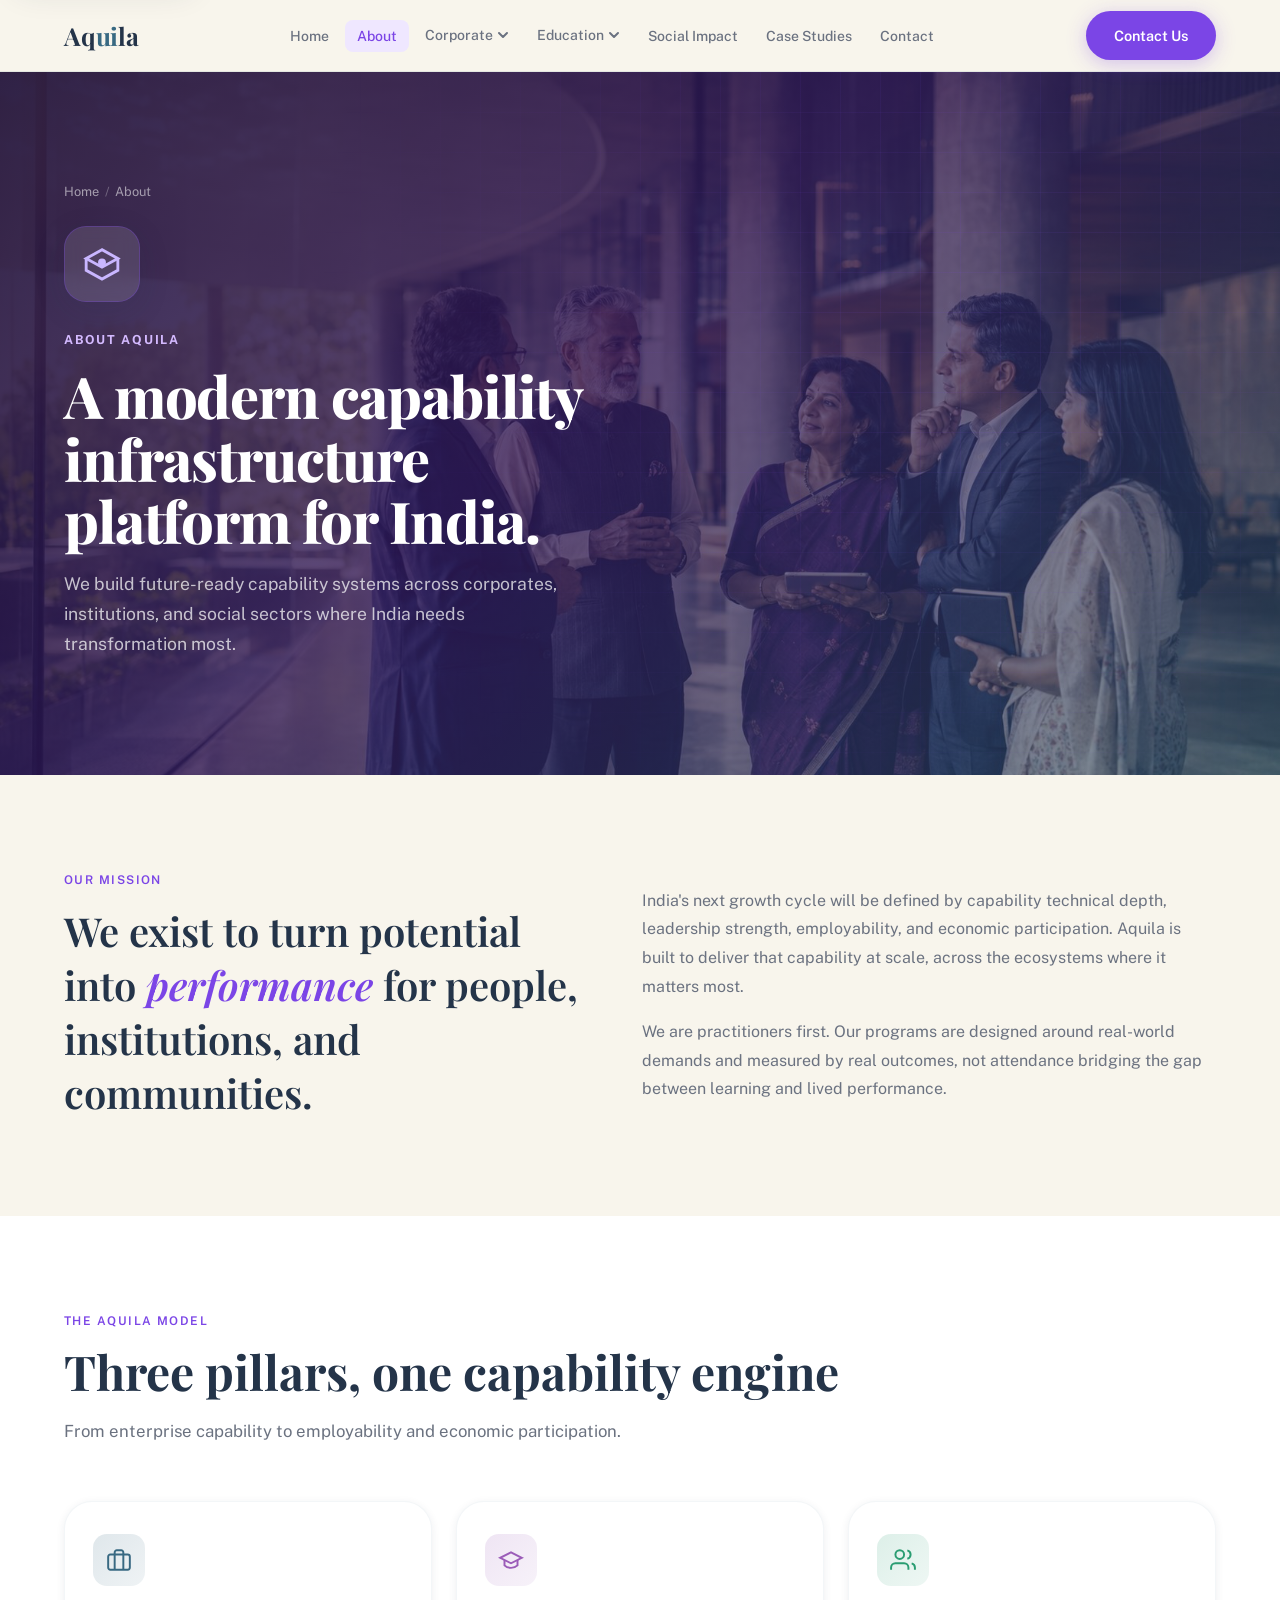
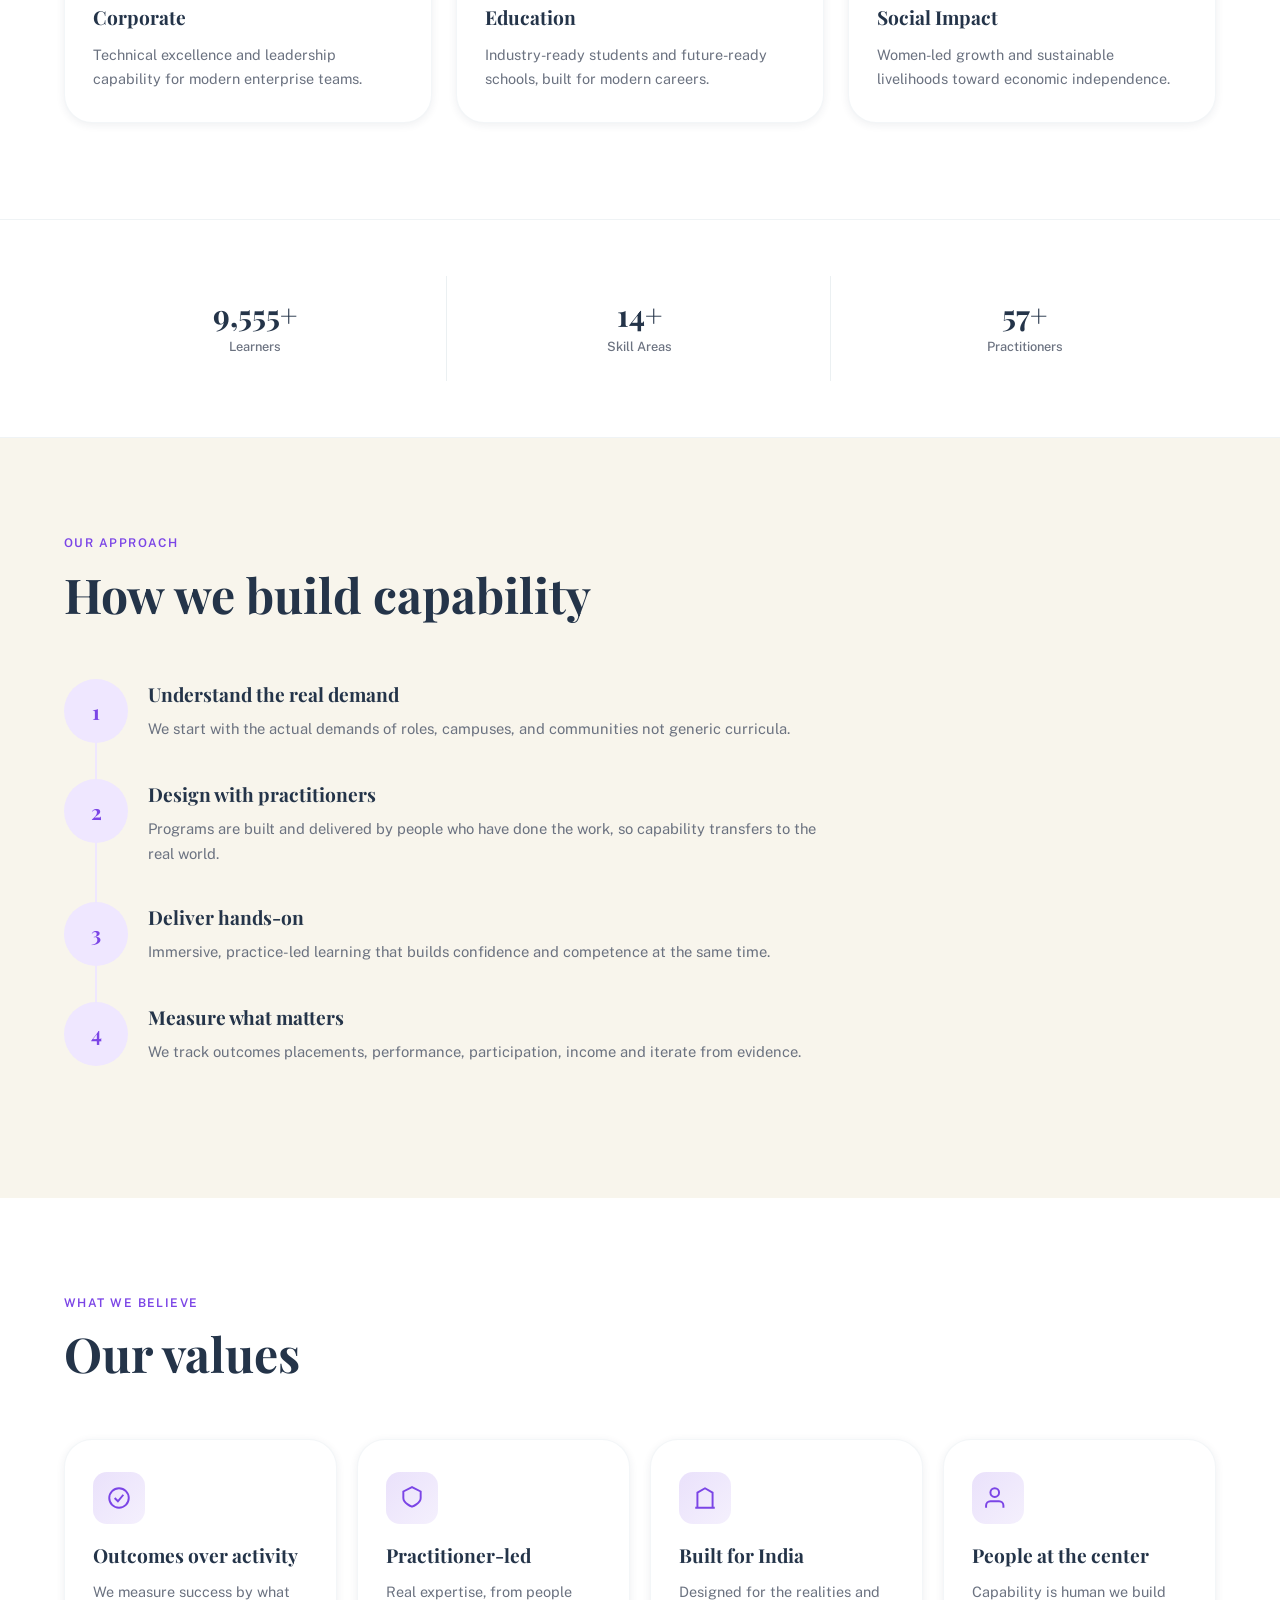
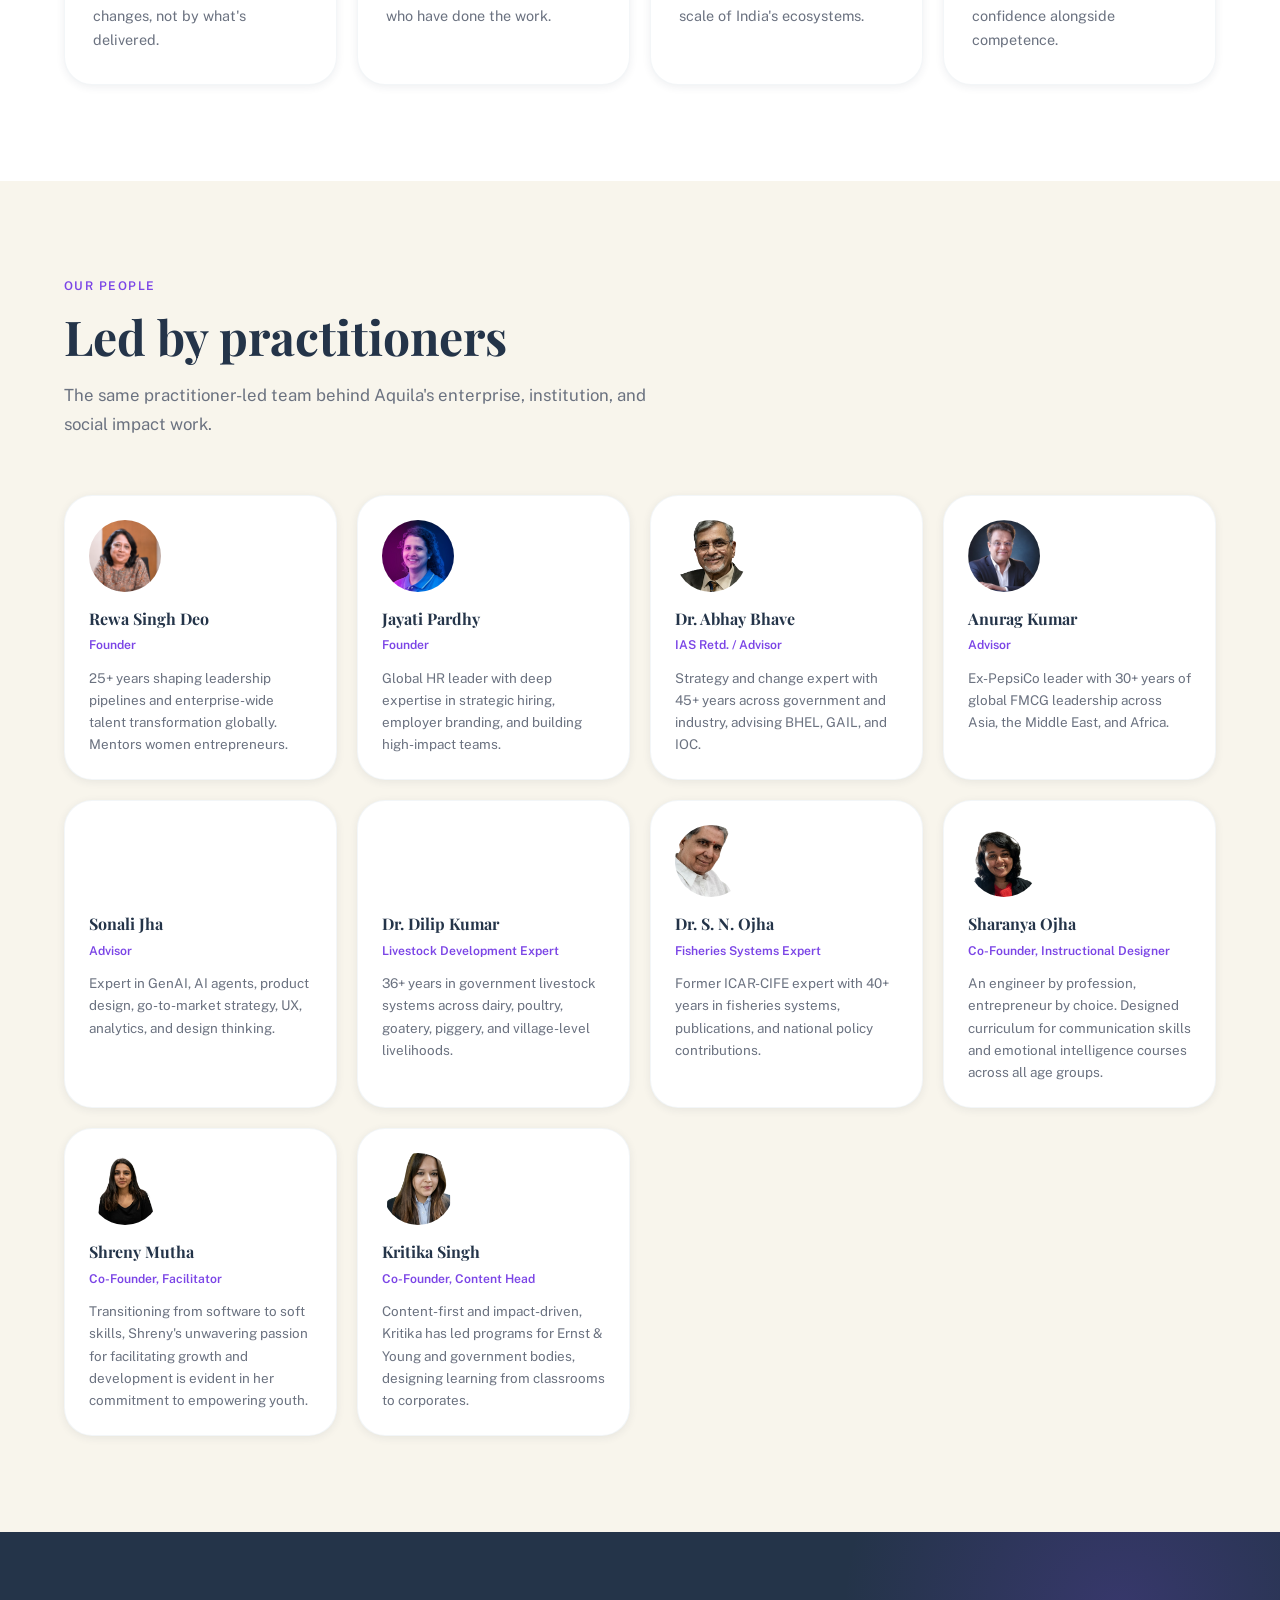
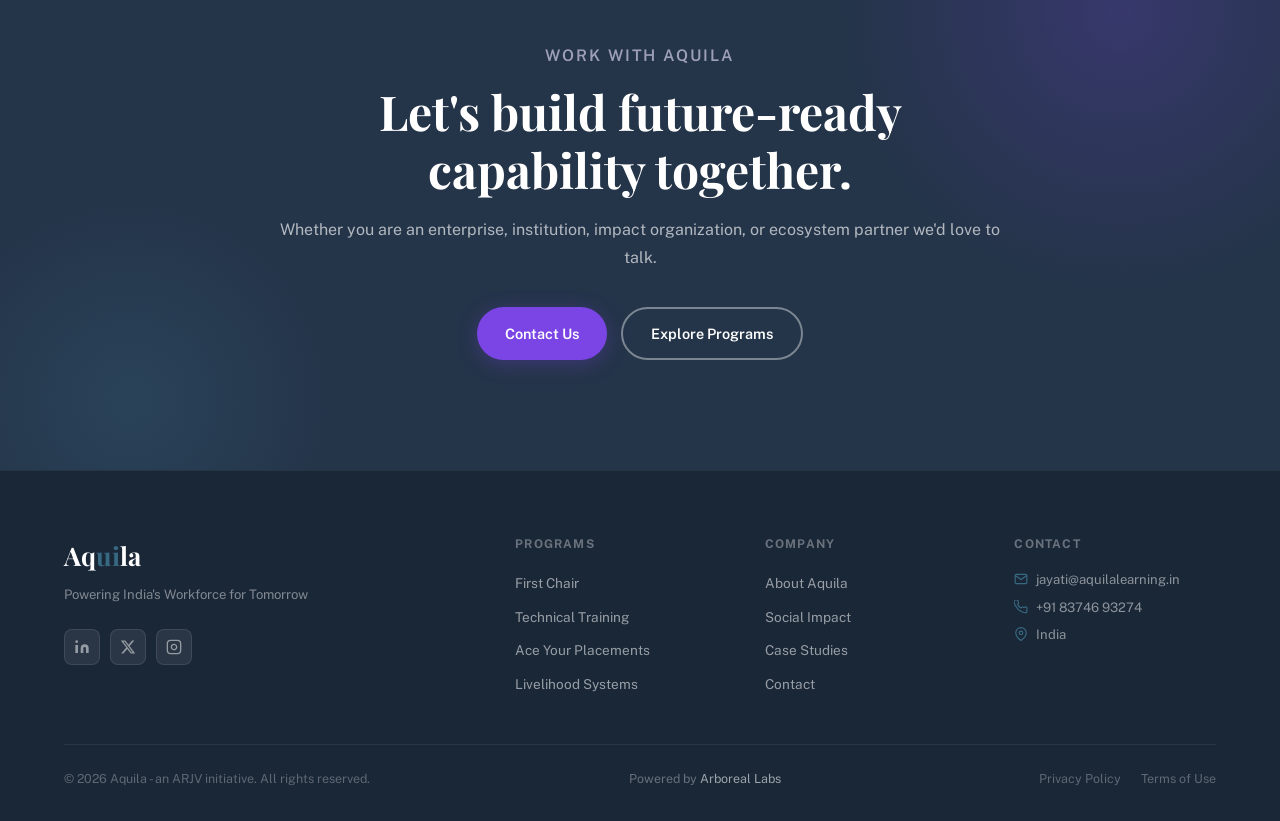
<file: about.html>
<!DOCTYPE html>
<html lang="en">
<head>
  <meta charset="UTF-8" />
  <meta name="viewport" content="width=device-width, initial-scale=1.0" />
  <title>About Aquila | India's Capability Infrastructure Platform</title>
  <meta name="description" content="Learn about Aquila, an India-focused capability infrastructure platform building future-ready skills, leadership, placement readiness, and livelihood pathways across corporates, institutions, and communities." />
  <link rel="canonical" href="https://www.aquilalearning.in/about.html" />
  <link rel="alternate" hreflang="en-IN" href="https://www.aquilalearning.in/about.html" />
  <link rel="alternate" hreflang="x-default" href="https://www.aquilalearning.in/about.html" />
  <meta name="robots" content="index, follow, max-image-preview:large" />
  <meta name="author" content="Aquila" />
  <meta name="geo.region" content="IN" />
  <meta name="geo.placename" content="India" />
  <meta name="theme-color" content="#386982" />
  <meta property="og:site_name" content="Aquila" />
  <meta property="og:title" content="About Aquila | India's Capability Infrastructure Platform" />
  <meta property="og:description" content="Learn about Aquila, an India-focused capability infrastructure platform building future-ready skills, leadership, placement readiness, and livelihood pathways across corporates, institutions, and communities." />
  <meta property="og:type" content="website" />
  <meta property="og:url" content="https://www.aquilalearning.in/about.html" />
  <meta property="og:locale" content="en_IN" />
  <meta name="twitter:card" content="summary" />
  <meta name="twitter:title" content="About Aquila | India's Capability Infrastructure Platform" />
  <meta name="twitter:description" content="Learn about Aquila, an India-focused capability infrastructure platform building future-ready skills, leadership, placement readiness, and livelihood pathways across corporates, institutions, and communities." />

  <link rel="preconnect" href="https://fonts.googleapis.com" />
  <link rel="preconnect" href="https://fonts.gstatic.com" crossorigin />
  <link href="https://fonts.googleapis.com/css2?family=Playfair+Display:ital,wght@0,400;0,600;0,700;0,800;1,400;1,600&family=Public+Sans:wght@300;400;500;600;700&display=swap" rel="stylesheet" />
  <link rel="icon" href="favicon.svg" type="image/svg+xml" />
  <link rel="stylesheet" href="styles.css" />
  <style>
    :root { --accent: #7B45E6; --accent-soft: #EFE7FF; }

    /* Cinematic header dark violet-to-teal gradient over photo */
    .page-header {
      background:
        linear-gradient(135deg, rgba(30,15,55,0.92) 0%, rgba(50,25,90,0.78) 45%, rgba(56,105,130,0.50) 100%),
        url('assets/headers/about.jpg') center/cover no-repeat;
    }
    .page-header::before {
      content: ''; position: absolute; inset: 0; z-index: 1;
      background-image:
        linear-gradient(rgba(123,69,230,0.10) 1px, transparent 1px),
        linear-gradient(90deg, rgba(123,69,230,0.10) 1px, transparent 1px);
      background-size: 40px 40px;
      -webkit-mask: radial-gradient(circle at 75% 30%, #000 0%, transparent 60%);
              mask: radial-gradient(circle at 75% 30%, #000 0%, transparent 60%);
    }
    .page-header .ph-eyebrow { color: #d4baff; }
    .page-header .ph-title { color: #fff; }
    .page-header .ph-title em { color: #c9b6ff; }
    .page-header .ph-sub { color: rgba(255,255,255,0.72); }
    .page-header .ph-icon { background: rgba(255,255,255,0.12); color: #c9b6ff; backdrop-filter: blur(8px); border: 1px solid rgba(123,69,230,0.3); }
    .crumb, .crumb a { color: rgba(255,255,255,0.55); }
    .crumb span { color: rgba(255,255,255,0.3); }
    .ph-title { max-width: 18ch; }

    .mission { font-family: var(--font-head); font-size: clamp(1.6rem, 3.2vw, 2.5rem); line-height: 1.35; color: var(--space); font-weight: 600; max-width: 22ch; }
    .mission em { font-style: italic; color: var(--accent); }
    .mission-grid { display: grid; grid-template-columns: 1fr 1.1fr; gap: 56px; align-items: center; }
    .pillar-mini { display: grid; grid-template-columns: repeat(3, 1fr); gap: 24px; }
    .alt { background: var(--white); }

    .timeline { display: grid; gap: 0; max-width: 760px; }
    .t-step { display: grid; grid-template-columns: 64px 1fr; gap: 20px; padding-bottom: 36px; position: relative; }
    .t-step:not(:last-child)::before { content: ''; position: absolute; left: 31px; top: 56px; bottom: -4px; width: 2px; background: var(--accent-soft); }
    .t-num { width: 64px; height: 64px; border-radius: 50%; background: var(--accent-soft); color: var(--accent); display: flex; align-items: center; justify-content: center; font-family: var(--font-head); font-size: 1.3rem; font-weight: 700; }
    .t-step h4 { font-family: var(--font-head); font-size: 1.2rem; color: var(--space); margin-bottom: 6px; }
    .t-step p { color: var(--slate); line-height: 1.7; font-size: 0.92rem; }
    .values-grid { display: grid; grid-template-columns: repeat(4, 1fr); gap: 20px; }
    .founder-mini { display: grid; grid-template-columns: repeat(auto-fit, minmax(220px, 1fr)); gap: 20px; }
    .fcard { background: var(--white); border-radius: var(--radius-lg); padding: 24px; text-align: left; box-shadow: var(--shadow-sm); border: 1px solid rgba(56,105,130,0.06); }
    .favatar { width: 72px; height: 72px; border-radius: 50%; margin: 0 0 14px; display: flex; align-items: center; justify-content: center; color: rgba(255,255,255,0.85); font-family: var(--font-head); font-size: 1.5rem; overflow: hidden; }
    .favatar img { width: 100%; height: 100%; object-fit: cover; display: block; }
    .fcard .nm { font-family: var(--font-head); font-weight: 700; color: var(--space); }
    .fcard .rl { font-size: 0.76rem; font-weight: 600; color: var(--accent); margin-top: 4px; }
    .fcard .bio { color: var(--slate); font-size: 0.84rem; line-height: 1.65; margin-top: 12px; }
    /* 3-number stats strip */
    .metrics-grid { grid-template-columns: repeat(3, 1fr); }
    @media (max-width: 900px) { .mission-grid { grid-template-columns: 1fr; gap: 32px; } .pillar-mini { grid-template-columns: 1fr; } .values-grid { grid-template-columns: repeat(2, 1fr); } }
    @media (max-width: 768px) { .metrics-grid { grid-template-columns: repeat(3, 1fr); } }
    @media (max-width: 520px) { .values-grid { grid-template-columns: 1fr; } .metrics-grid { grid-template-columns: 1fr; } }
  </style>
  <script type="application/ld+json">
{
  "@context": "https://schema.org",
  "@graph": [
    {
      "@type": "AboutPage",
      "@id": "https://www.aquilalearning.in/about.html#webpage",
      "url": "https://www.aquilalearning.in/about.html",
      "name": "About Aquila",
      "headline": "About Aquila | India's Capability Infrastructure Platform",
      "description": "Learn about Aquila, an India-focused capability infrastructure platform building future-ready skills, leadership, placement readiness, and livelihood pathways across corporates, institutions, and communities.",
      "isPartOf": {
        "@id": "https://www.aquilalearning.in/#website"
      },
      "about": {
        "@id": "https://www.aquilalearning.in/#organization"
      },
      "publisher": {
        "@id": "https://www.aquilalearning.in/#organization"
      },
      "image": "https://www.aquilalearning.in/assets/headers/about.jpg",
      "primaryImageOfPage": {
        "@type": "ImageObject",
        "url": "https://www.aquilalearning.in/assets/headers/about.jpg"
      },
      "inLanguage": "en-IN"
    },
    {
      "@type": "BreadcrumbList",
      "@id": "https://www.aquilalearning.in/about.html#breadcrumb",
      "itemListElement": [
        {
          "@type": "ListItem",
          "position": 1,
          "name": "Home",
          "item": "https://www.aquilalearning.in/"
        },
        {
          "@type": "ListItem",
          "position": 2,
          "name": "About",
          "item": "https://www.aquilalearning.in/about.html"
        }
      ]
    }
  ]
}
  </script>
</head>
<body>

  <a class="skip-link" href="#main">Skip to main content</a>

  <nav class="nav" id="navbar" role="navigation" aria-label="Main navigation">
    <div class="nav-inner">
      <a href="index.html" class="nav-logo" aria-label="Aquila home">Aq<span>ui</span>la</a>
      <ul class="nav-links" role="list">
        <li><a href="index.html">Home</a></li>
        <li><a href="about.html" class="active">About</a></li>
        <li class="nav-has-dropdown">
          <a tabindex="0">Corporate <svg class="chev" width="12" height="12" viewBox="0 0 12 12" fill="none" stroke="currentColor" stroke-width="2" stroke-linecap="round" stroke-linejoin="round" aria-hidden="true"><polyline points="2,4 6,8 10,4"/></svg></a>
          <ul class="nav-dropdown">
            <li><a href="first-chair.html">First Chair</a></li>
            <li><a href="technical-training.html">Technical Training</a></li>
            <li><a href="posh.html">POSH Training</a></li>
          </ul>
        </li>
        <li class="nav-has-dropdown">
          <a tabindex="0">Education <svg class="chev" width="12" height="12" viewBox="0 0 12 12" fill="none" stroke="currentColor" stroke-width="2" stroke-linecap="round" stroke-linejoin="round" aria-hidden="true"><polyline points="2,4 6,8 10,4"/></svg></a>
          <ul class="nav-dropdown">
            <li><a href="colleges.html">Colleges</a></li>
            <li><a href="cyberbullying.html">Cyberbullying Awareness</a></li>
          </ul>
        </li>
        <li><a href="social-impact.html">Social Impact</a></li>
        <li><a href="case-studies.html">Case Studies</a></li>
        <li><a href="contact.html">Contact</a></li>
      </ul>
      <a href="contact.html" class="btn btn-primary nav-cta">Contact Us</a>
      <button class="hamburger" id="hamburgerBtn" aria-label="Toggle mobile menu" aria-expanded="false" aria-controls="mobileMenu"><span></span><span></span><span></span></button>
    </div>
  </nav>
  <div class="mobile-menu" id="mobileMenu" aria-hidden="true">
    <ul>
      <li><a href="index.html">Home</a></li>
      <li><a href="about.html">About</a></li>
      <li><a tabindex="0">Corporate</a></li>
      <li class="mm-sub"><a href="first-chair.html">First Chair</a></li>
      <li class="mm-sub"><a href="technical-training.html">Technical Training</a></li>
      <li class="mm-sub"><a href="posh.html">POSH Training</a></li>
      <li><a tabindex="0">Education</a></li>
      <li class="mm-sub"><a href="colleges.html">Colleges</a></li>
      <li class="mm-sub"><a href="cyberbullying.html">Cyberbullying Awareness</a></li>
      <li><a href="social-impact.html">Social Impact</a></li>
      <li><a href="case-studies.html">Case Studies</a></li>
      <li><a href="contact.html">Contact</a></li>
    </ul>
    <a href="contact.html" class="btn btn-primary" style="width:100%;justify-content:center;">Contact Us</a>
  </div>

  <header class="page-header" id="main" tabindex="-1">
    <div class="container">
      <p class="crumb"><a href="index.html">Home</a><span>/</span>About</p>
      <div class="ph-icon" aria-hidden="true">
        <svg viewBox="0 0 24 24" fill="none" stroke="currentColor" stroke-width="1.8"><path d="M12 3 2 8.5 12 14l10-5.5L12 3z"/><path d="M2 8.5V16l10 5.5L22 16V8.5"/><circle cx="12" cy="11" r="1.6" fill="currentColor"/></svg>
      </div>
      <p class="ph-eyebrow">About Aquila</p>
      <h1 class="ph-title">A modern capability infrastructure platform for India.</h1>
      <p class="ph-sub">We build future-ready capability systems across corporates, institutions, and social sectors where India needs transformation most.</p>
    </div>
  </header>

  <!-- MISSION -->
  <section>
    <div class="container">
      <div class="mission-grid">
        <div class="fade-in">
          <p class="section-label">Our Mission</p>
          <p class="mission" style="margin-top:14px;">We exist to turn potential into <em>performance</em> for people, institutions, and communities.</p>
        </div>
        <div class="fade-in delay-1">
          <p style="color:var(--slate);line-height:1.8;margin-bottom:16px;">India's next growth cycle will be defined by capability technical depth, leadership strength, employability, and economic participation. Aquila is built to deliver that capability at scale, across the ecosystems where it matters most.</p>
          <p style="color:var(--slate);line-height:1.8;">We are practitioners first. Our programs are designed around real-world demands and measured by real outcomes, not attendance bridging the gap between learning and lived performance.</p>
        </div>
      </div>
    </div>
  </section>

  <!-- THE MODEL -->
  <section class="alt">
    <div class="container">
      <div class="section-header fade-in">
        <p class="section-label">The Aquila Model</p>
        <h2 class="section-heading">Three pillars, one capability engine</h2>
        <p class="section-subheading" style="margin-top:12px;">From enterprise capability to employability and economic participation.</p>
      </div>
      <div class="pillar-mini">
        <a class="u-card fade-in" href="first-chair.html" style="--accent:#386982;--accent-soft:#E4EFF4;">
          <div class="icon-badge" aria-hidden="true"><svg viewBox="0 0 24 24" fill="none" stroke="currentColor" stroke-width="1.8"><rect x="2" y="7" width="20" height="14" rx="2"/><path d="M16 21V5a2 2 0 0 0-2-2h-4a2 2 0 0 0-2 2v16"/></svg></div>
          <h3>Corporate</h3>
          <p>Technical excellence and leadership capability for modern enterprise teams.</p>
        </a>
        <a class="u-card fade-in delay-1" href="colleges.html" style="--accent:#9B5CB8;--accent-soft:#F3E9FA;">
          <div class="icon-badge" aria-hidden="true"><svg viewBox="0 0 24 24" fill="none" stroke="currentColor" stroke-width="1.8"><path d="M22 10 12 5 2 10l10 5 10-5z"/><path d="M6 12v5c3 3 9 3 12 0v-5"/></svg></div>
          <h3>Education</h3>
          <p>Industry-ready students and future-ready schools, built for modern careers.</p>
        </a>
        <a class="u-card fade-in delay-2" href="social-impact.html" style="--accent:#2A9D72;--accent-soft:#E2F3EC;">
          <div class="icon-badge" aria-hidden="true"><svg viewBox="0 0 24 24" fill="none" stroke="currentColor" stroke-width="1.8"><path d="M17 21v-2a4 4 0 0 0-4-4H5a4 4 0 0 0-4 4v2"/><circle cx="9" cy="7" r="4"/><path d="M23 21v-2a4 4 0 0 0-3-3.87"/><path d="M16 3.13a4 4 0 0 1 0 7.75"/></svg></div>
          <h3>Social Impact</h3>
          <p>Women-led growth and sustainable livelihoods toward economic independence.</p>
        </a>
      </div>
    </div>
  </section>

  <!-- METRICS -->
  <div class="metrics" aria-label="Aquila impact metrics">
    <div class="container">
      <div class="metrics-grid">
        <div class="metric-card fade-in"><div class="metric-number" data-target="10000" data-suffix="+">0</div><div class="metric-label">Learners</div></div>
        <div class="metric-card fade-in delay-1"><div class="metric-number" data-target="15" data-suffix="+">0</div><div class="metric-label">Skill Areas</div></div>
        <div class="metric-card fade-in delay-2"><div class="metric-number" data-target="60" data-suffix="+">0</div><div class="metric-label">Practitioners</div></div>
      </div>
    </div>
  </div>

  <!-- APPROACH -->
  <section>
    <div class="container">
      <div class="section-header fade-in">
        <p class="section-label">Our Approach</p>
        <h2 class="section-heading">How we build capability</h2>
      </div>
      <div class="timeline">
        <div class="t-step fade-in"><div class="t-num">1</div><div><h4>Understand the real demand</h4><p>We start with the actual demands of roles, campuses, and communities not generic curricula.</p></div></div>
        <div class="t-step fade-in"><div class="t-num">2</div><div><h4>Design with practitioners</h4><p>Programs are built and delivered by people who have done the work, so capability transfers to the real world.</p></div></div>
        <div class="t-step fade-in"><div class="t-num">3</div><div><h4>Deliver hands-on</h4><p>Immersive, practice-led learning that builds confidence and competence at the same time.</p></div></div>
        <div class="t-step fade-in"><div class="t-num">4</div><div><h4>Measure what matters</h4><p>We track outcomes placements, performance, participation, income and iterate from evidence.</p></div></div>
      </div>
    </div>
  </section>

  <!-- VALUES -->
  <section class="alt">
    <div class="container">
      <div class="section-header fade-in">
        <p class="section-label">What We Believe</p>
        <h2 class="section-heading">Our values</h2>
      </div>
      <div class="values-grid">
        <article class="u-card fade-in">
          <div class="icon-badge" aria-hidden="true"><svg viewBox="0 0 24 24" fill="none" stroke="currentColor" stroke-width="1.8"><circle cx="12" cy="12" r="9"/><path d="M8 12l3 3 5-6"/></svg></div>
          <h3>Outcomes over activity</h3>
          <p>We measure success by what changes, not by what's delivered.</p>
        </article>
        <article class="u-card fade-in delay-1">
          <div class="icon-badge" aria-hidden="true"><svg viewBox="0 0 24 24" fill="none" stroke="currentColor" stroke-width="1.8"><path d="M12 2 4 6v6c0 5 8 8 8 8s8-3 8-8V6l-8-4z"/></svg></div>
          <h3>Practitioner-led</h3>
          <p>Real expertise, from people who have done the work.</p>
        </article>
        <article class="u-card fade-in delay-2">
          <div class="icon-badge" aria-hidden="true"><svg viewBox="0 0 24 24" fill="none" stroke="currentColor" stroke-width="1.8"><path d="M3 21h18M5 21V7l7-4 7 4v14"/></svg></div>
          <h3>Built for India</h3>
          <p>Designed for the realities and scale of India's ecosystems.</p>
        </article>
        <article class="u-card fade-in delay-3">
          <div class="icon-badge" aria-hidden="true"><svg viewBox="0 0 24 24" fill="none" stroke="currentColor" stroke-width="1.8"><path d="M17 21v-2a4 4 0 0 0-4-4H5a4 4 0 0 0-4 4v2"/><circle cx="9" cy="7" r="4"/></svg></div>
          <h3>People at the center</h3>
          <p>Capability is human we build confidence alongside competence.</p>
        </article>
      </div>
    </div>
  </section>

  <!-- LEADERSHIP TEASER -->
  <section>
    <div class="container">
      <div class="section-header fade-in">
        <p class="section-label">Our People</p>
        <h2 class="section-heading">Led by practitioners</h2>
        <p class="section-subheading" style="margin-top:12px;">The same practitioner-led team behind Aquila's enterprise, institution, and social impact work.</p>
      </div>
      <div class="founder-mini">
        <div class="fcard fade-in"><div class="favatar"><img src="assets/people/rewa-singh-deo.png" alt="" loading="lazy" decoding="async"></div><div class="nm">Rewa Singh Deo</div><div class="rl">Founder</div><p class="bio">25+ years shaping leadership pipelines and enterprise-wide talent transformation globally. Mentors women entrepreneurs.</p></div>
        <div class="fcard fade-in delay-1"><div class="favatar"><img src="assets/people/jayati-pardhy.jpg" alt="" loading="lazy" decoding="async"></div><div class="nm">Jayati Pardhy</div><div class="rl">Founder</div><p class="bio">Global HR leader with deep expertise in strategic hiring, employer branding, and building high-impact teams.</p></div>
        <div class="fcard fade-in delay-2"><div class="favatar"><img src="assets/people/dr-abhay-bhave.png" alt="" loading="lazy" decoding="async"></div><div class="nm">Dr. Abhay Bhave</div><div class="rl">IAS Retd. / Advisor</div><p class="bio">Strategy and change expert with 45+ years across government and industry, advising BHEL, GAIL, and IOC.</p></div>
        <div class="fcard fade-in delay-3"><div class="favatar"><img src="assets/people/anurag-kumar.png" alt="" loading="lazy" decoding="async"></div><div class="nm">Anurag Kumar</div><div class="rl">Advisor</div><p class="bio">Ex-PepsiCo leader with 30+ years of global FMCG leadership across Asia, the Middle East, and Africa.</p></div>
        <div class="fcard fade-in delay-4"><div class="favatar"><img src="assets/people/sonali-jha.jpg" alt="" loading="lazy" decoding="async"></div><div class="nm">Sonali Jha</div><div class="rl">Advisor</div><p class="bio">Expert in GenAI, AI agents, product design, go-to-market strategy, UX, analytics, and design thinking.</p></div>
        <div class="fcard fade-in"><div class="favatar"><img src="assets/people/dr-dilip-kumar.png" alt="" loading="lazy" decoding="async"></div><div class="nm">Dr. Dilip Kumar</div><div class="rl">Livestock Development Expert</div><p class="bio">36+ years in government livestock systems across dairy, poultry, goatery, piggery, and village-level livelihoods.</p></div>
        <div class="fcard fade-in delay-1"><div class="favatar"><img src="assets/people/dr-sn-ojha.png" alt="" loading="lazy" decoding="async"></div><div class="nm">Dr. S. N. Ojha</div><div class="rl">Fisheries Systems Expert</div><p class="bio">Former ICAR-CIFE expert with 40+ years in fisheries systems, publications, and national policy contributions.</p></div>

        <div class="fcard fade-in delay-2"><div class="favatar"><img src="assets/people/sharanya-ojha.png" alt="" loading="lazy" decoding="async"></div><div class="nm">Sharanya Ojha</div><div class="rl">Co-Founder, Instructional Designer</div><p class="bio">An engineer by profession, entrepreneur by choice. Designed curriculum for communication skills and emotional intelligence courses across all age groups.</p></div>
        <div class="fcard fade-in delay-3"><div class="favatar"><img src="assets/people/shreny-mutha.png" alt="" loading="lazy" decoding="async"></div><div class="nm">Shreny Mutha</div><div class="rl">Co-Founder, Facilitator</div><p class="bio">Transitioning from software to soft skills, Shreny's unwavering passion for facilitating growth and development is evident in her commitment to empowering youth.</p></div>
        <div class="fcard fade-in delay-4"><div class="favatar"><img src="assets/people/kritika-singh.png" alt="" loading="lazy" decoding="async"></div><div class="nm">Kritika Singh</div><div class="rl">Co-Founder, Content Head</div><p class="bio">Content-first and impact-driven, Kritika has led programs for Ernst &amp; Young and government bodies, designing learning from classrooms to corporates.</p></div>
      </div>
    </div>
  </section>

  <!-- CTA -->
  <section class="cta-band">
    <div class="container">
      <div class="cta-band-inner fade-in">
        <p class="section-label">Work With Aquila</p>
        <h2>Let's build future-ready capability together.</h2>
        <p>Whether you are an enterprise, institution, impact organization, or ecosystem partner we'd love to talk.</p>
        <div class="cta-band-actions">
          <a href="contact.html" class="btn btn-primary">Contact Us</a>
          <a href="index.html#pillars" class="btn btn-outline-white">Explore Programs</a>
        </div>
      </div>
    </div>
  </section>

  <footer class="footer">
    <div class="container">
      <div class="footer-top">
        <div>
          <div class="footer-brand-logo">Aq<span>ui</span>la</div>
          <p class="footer-tagline">Powering India's Workforce for Tomorrow</p>
          <div class="footer-social" aria-label="Social media links">
            <a href="#" class="social-icon" aria-label="LinkedIn"><svg viewBox="0 0 24 24" fill="currentColor"><path d="M16 8a6 6 0 016 6v7h-4v-7a2 2 0 00-2-2 2 2 0 00-2 2v7h-4v-7a6 6 0 016-6zM2 9h4v12H2z"/><circle cx="4" cy="4" r="2"/></svg></a>
            <a href="#" class="social-icon" aria-label="Twitter"><svg viewBox="0 0 24 24" fill="currentColor"><path d="M18.244 2.25h3.308l-7.227 8.26 8.502 11.24H16.17l-5.214-6.817L4.99 21.75H1.68l7.73-8.835L1.254 2.25H8.08l4.713 6.231zm-1.161 17.52h1.833L7.084 4.126H5.117z"/></svg></a>
            <a href="#" class="social-icon" aria-label="Instagram"><svg viewBox="0 0 24 24" fill="none" stroke="currentColor" stroke-width="2"><rect x="2" y="2" width="20" height="20" rx="5"/><path d="M16 11.37A4 4 0 1112.63 8 4 4 0 0116 11.37z"/><line x1="17.5" y1="6.5" x2="17.51" y2="6.5"/></svg></a>
          </div>
        </div>
        <div>
          <h3 class="footer-col-title">Programs</h3>
          <ul class="footer-links">
            <li><a href="first-chair.html">First Chair</a></li>
            <li><a href="technical-training.html">Technical Training</a></li>
            <li><a href="colleges.html">Ace Your Placements</a></li>
            <li><a href="social-impact.html">Livelihood Systems</a></li>
          </ul>
        </div>
        <div>
          <h3 class="footer-col-title">Company</h3>
          <ul class="footer-links">
            <li><a href="about.html">About Aquila</a></li>
            <li><a href="social-impact.html">Social Impact</a></li>
            <li><a href="case-studies.html">Case Studies</a></li>
            <li><a href="contact.html">Contact</a></li>
          </ul>
        </div>
        <div>
          <h3 class="footer-col-title">Contact</h3>
          <div class="footer-contact-item"><svg viewBox="0 0 24 24" fill="none" stroke="currentColor" stroke-width="2"><path d="M4 4h16c1.1 0 2 .9 2 2v12c0 1.1-.9 2-2 2H4c-1.1 0-2-.9-2-2V6c0-1.1.9-2 2-2z"/><polyline points="22,6 12,13 2,6"/></svg>jayati@aquilalearning.in</div>
          <div class="footer-contact-item"><svg viewBox="0 0 24 24" fill="none" stroke="currentColor" stroke-width="2"><path d="M22 16.92v3a2 2 0 01-2.18 2 19.79 19.79 0 01-8.63-3.07A19.5 19.5 0 013.07 10.8a19.79 19.79 0 01-3.07-8.67A2 2 0 012 0h3a2 2 0 012 1.72c.127.96.361 1.903.7 2.81a2 2 0 01-.45 2.11L6.09 7.91a16 16 0 006 6l1.27-1.27a2 2 0 012.11-.45c.907.339 1.85.573 2.81.7A2 2 0 0122 14.92z"/></svg>+91 83746 93274</div>
          <div class="footer-contact-item"><svg viewBox="0 0 24 24" fill="none" stroke="currentColor" stroke-width="2"><path d="M21 10c0 7-9 13-9 13s-9-6-9-13a9 9 0 0118 0z"/><circle cx="12" cy="10" r="3"/></svg>India</div>
        </div>
      </div>
      <div class="footer-bottom">
        <p class="footer-copyright">&copy; 2026 Aquila - an ARJV initiative. All rights reserved.</p>
        <p class="footer-credit">Powered by <a href="https://www.arboreallabs.com/" target="_blank" rel="noopener">Arboreal Labs</a></p>
        <nav class="footer-legal" aria-label="Legal links"><a href="#">Privacy Policy</a><a href="#">Terms of Use</a></nav>
      </div>
    </div>
  </footer>

  <script src="app.js"></script>
</body>
</html>
</file>
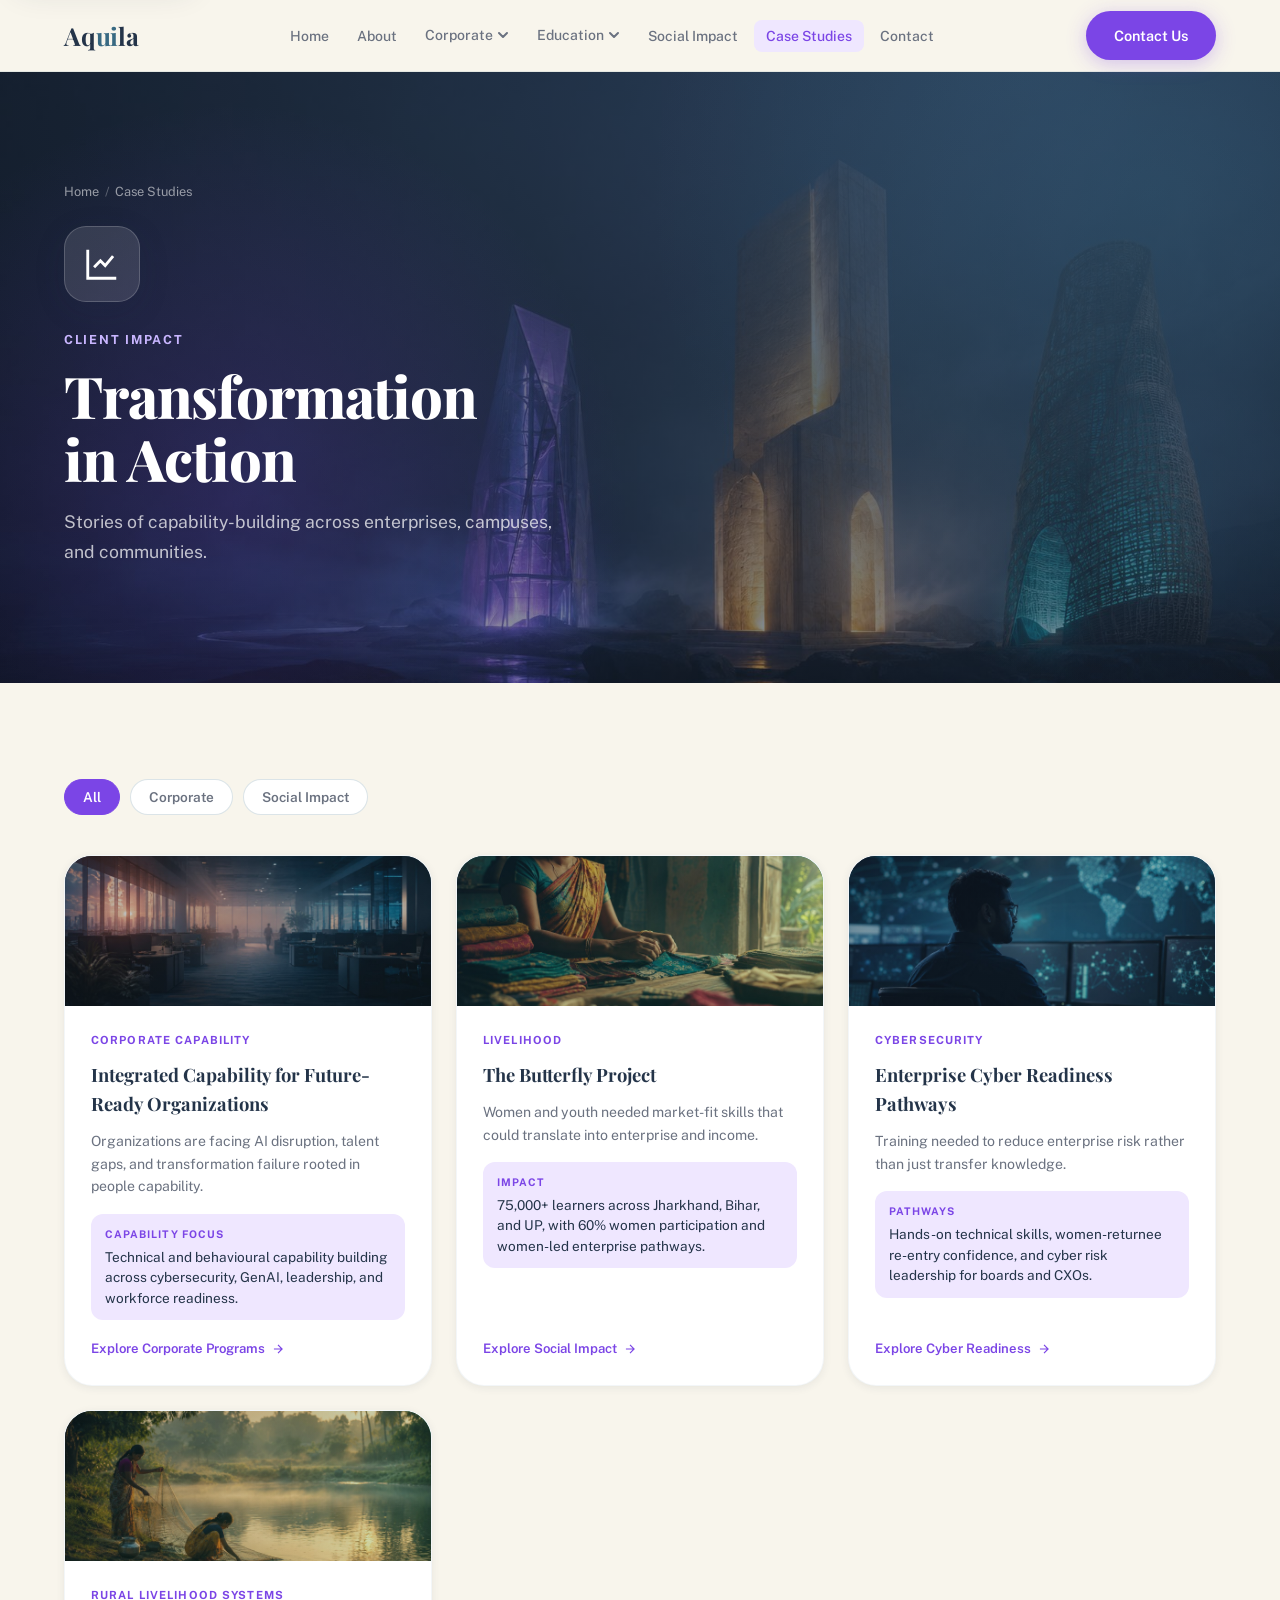
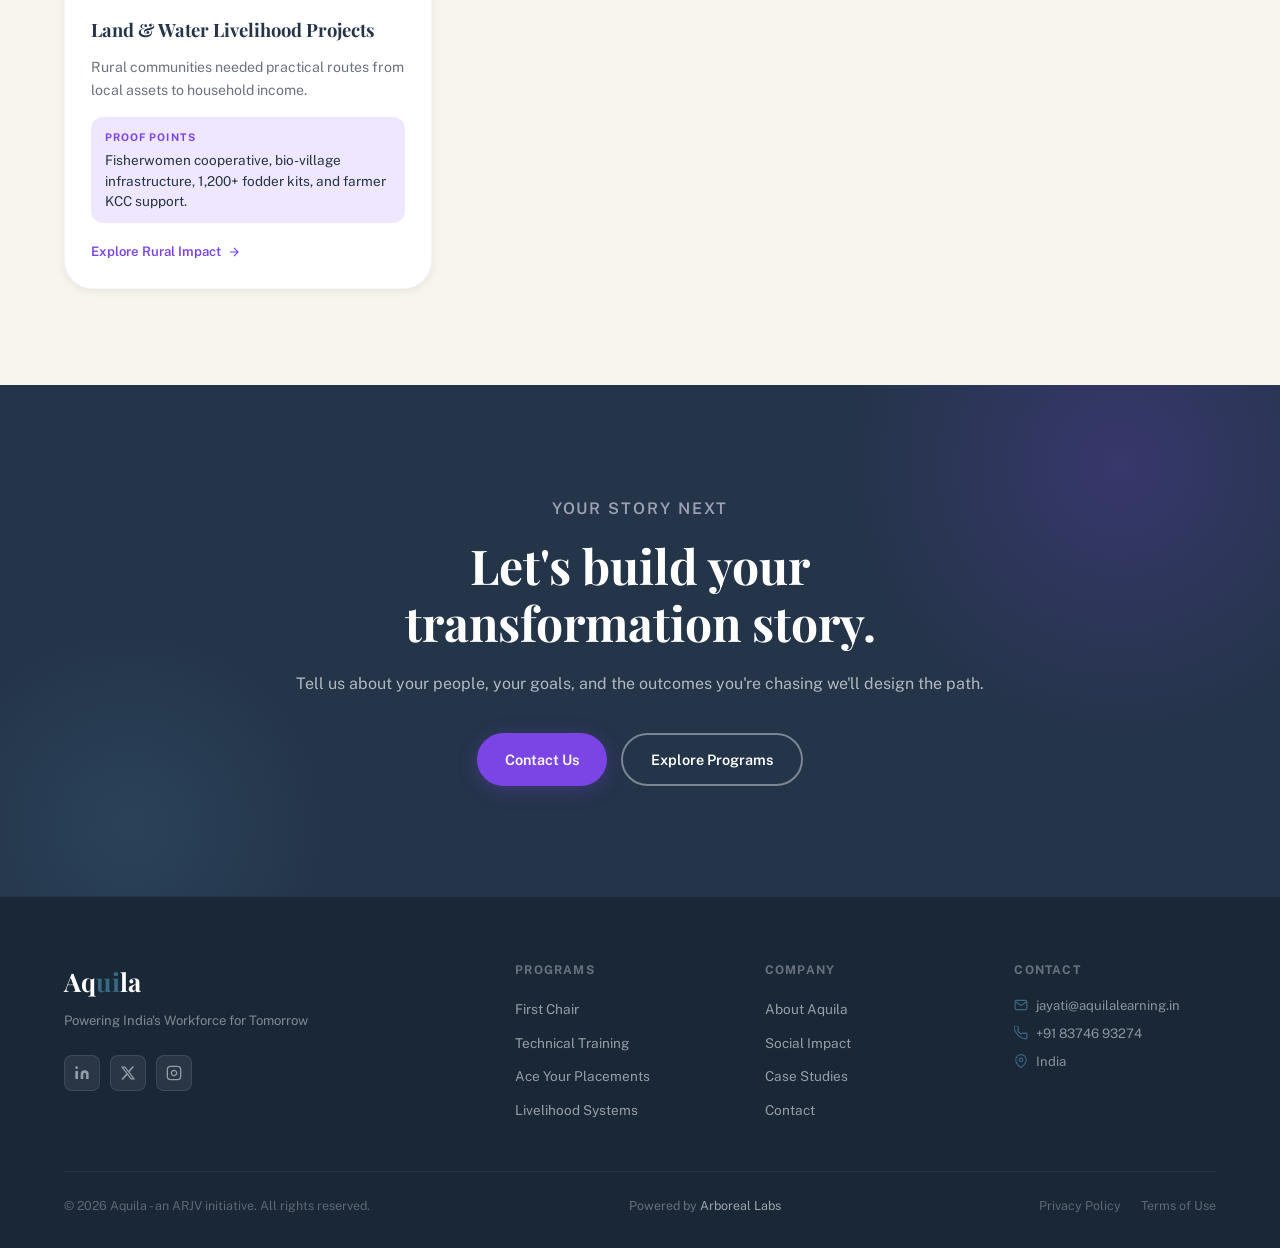
<file: case-studies.html>
<!DOCTYPE html>
<html lang="en">
<head>
  <meta charset="UTF-8" />
  <meta name="viewport" content="width=device-width, initial-scale=1.0" />
  <title>Case Studies | Aquila Capability Building Outcomes</title>
  <meta name="description" content="Explore Aquila case studies across corporate capability, college placement readiness, cyber readiness, livelihood ecosystems, women-led enterprise, and rural impact programs in India." />
  <link rel="canonical" href="https://www.aquilalearning.in/case-studies.html" />
  <link rel="alternate" hreflang="en-IN" href="https://www.aquilalearning.in/case-studies.html" />
  <link rel="alternate" hreflang="x-default" href="https://www.aquilalearning.in/case-studies.html" />
  <meta name="robots" content="index, follow, max-image-preview:large" />
  <meta name="author" content="Aquila" />
  <meta name="geo.region" content="IN" />
  <meta name="geo.placename" content="India" />
  <meta name="theme-color" content="#386982" />
  <meta property="og:site_name" content="Aquila" />
  <meta property="og:title" content="Case Studies | Aquila Capability Building Outcomes" />
  <meta property="og:description" content="Explore Aquila case studies across corporate capability, college placement readiness, cyber readiness, livelihood ecosystems, women-led enterprise, and rural impact programs in India." />
  <meta property="og:type" content="website" />
  <meta property="og:url" content="https://www.aquilalearning.in/case-studies.html" />
  <meta property="og:locale" content="en_IN" />
  <meta name="twitter:card" content="summary" />
  <meta name="twitter:title" content="Case Studies | Aquila Capability Building Outcomes" />
  <meta name="twitter:description" content="Explore Aquila case studies across corporate capability, college placement readiness, cyber readiness, livelihood ecosystems, women-led enterprise, and rural impact programs in India." />

  <link rel="preconnect" href="https://fonts.googleapis.com" />
  <link rel="preconnect" href="https://fonts.gstatic.com" crossorigin />
  <link href="https://fonts.googleapis.com/css2?family=Playfair+Display:ital,wght@0,400;0,600;0,700;0,800;1,400;1,600&family=Public+Sans:wght@300;400;500;600;700&display=swap" rel="stylesheet" />
  <link rel="icon" href="favicon.svg" type="image/svg+xml" />
  <link rel="stylesheet" href="styles.css" />
  <style>
    :root { --accent: #7B45E6; --accent-soft: #EFE7FF; }

    /* Unique header dark space-blue, matches case-study aesthetic */
    .page-header { background: radial-gradient(120% 120% at 80% 0%, rgba(47,71,99,0.82) 0%, rgba(36,52,73,0.72) 45%, rgba(26,39,55,0.45) 100%), url('assets/headers/case-studies.jpg') center/cover no-repeat; }
    .page-header::before {
      content: ''; position: absolute; inset: 0; z-index: 0;
      background-image:
        radial-gradient(circle at 18% 70%, rgba(123,69,230,0.22), transparent 35%),
        radial-gradient(circle at 90% 20%, rgba(56,105,130,0.3), transparent 40%);
    }
    .ph-icon { background: rgba(255,255,255,0.12); color: #fff; border: 1px solid rgba(255,255,255,0.18); }
    .page-header .ph-eyebrow { color: #c9b6ff; }
    .page-header .ph-title { color: #fff; }
    .page-header .ph-sub { color: rgba(255,255,255,0.72); }
    .crumb, .crumb a { color: rgba(255,255,255,0.55); }
    .crumb span { color: rgba(255,255,255,0.3); }

    .filters { display: flex; flex-wrap: wrap; gap: 10px; margin-bottom: 40px; }
    .filter-btn {
      padding: 9px 18px; border-radius: 50px; font-size: 0.85rem; font-weight: 600;
      color: var(--slate); background: var(--white); border: 1px solid rgba(56,105,130,0.18);
      transition: all 0.2s ease;
    }
    .filter-btn:hover { border-color: var(--accent); color: var(--accent); }
    .filter-btn.active { background: var(--accent); color: #fff; border-color: var(--accent); }

    .cs-grid { display: grid; grid-template-columns: repeat(3, 1fr); gap: 24px; }
    .cs-card { display: flex; flex-direction: column; background: var(--white); border-radius: var(--radius-lg); overflow: hidden; box-shadow: var(--shadow-sm); border: 1px solid rgba(56,105,130,0.06); transition: transform 0.3s ease, box-shadow 0.3s ease; }
    .cs-card:hover { transform: translateY(-6px); box-shadow: var(--shadow-lg); }
    .cs-top { position: relative; height: 150px; display: flex; align-items: center; justify-content: center; color: #fff; overflow: hidden; }
    .cs-top img { position: absolute; inset: 0; width: 100%; height: 100%; object-fit: cover; display: block; z-index: 0; }
    .cs-top::after { content: ''; position: absolute; inset: 0; z-index: 1; pointer-events: none; }
    .cs-card[data-cat="corporate"] .cs-top { background: linear-gradient(135deg, #243449, #386982); }
    .cs-card[data-cat="corporate"] .cs-top::after { background: linear-gradient(135deg, rgba(36,52,73,0.32) 0%, rgba(56,105,130,0.18) 100%); }
    .cs-card[data-cat="institution"] .cs-top { background: linear-gradient(135deg, #2d1b4e, #9B5CB8); }
    .cs-card[data-cat="institution"] .cs-top::after { background: linear-gradient(135deg, rgba(45,27,78,0.32) 0%, rgba(155,92,184,0.18) 100%); }
    .cs-card[data-cat="social"] .cs-top { background: linear-gradient(135deg, #1a3a4a, #2A9D72); }
    .cs-card[data-cat="social"] .cs-top::after { background: linear-gradient(135deg, rgba(26,58,74,0.32) 0%, rgba(42,157,114,0.18) 100%); }
    .cs-body { padding: 26px; display: flex; flex-direction: column; flex: 1; }
    .cs-cat { font-size: 0.7rem; font-weight: 700; letter-spacing: 0.1em; text-transform: uppercase; color: var(--accent); margin-bottom: 10px; }
    .cs-client { font-family: var(--font-head); font-size: 1.15rem; font-weight: 700; color: var(--space); margin-bottom: 12px; }
    .cs-problem { font-size: 0.88rem; color: var(--slate); line-height: 1.6; margin-bottom: 16px; }
    .cs-impact { background: var(--accent-soft); border-radius: 12px; padding: 12px 14px; margin-bottom: 18px; }
    .cs-impact .lab { font-size: 0.66rem; font-weight: 700; letter-spacing: 0.1em; text-transform: uppercase; color: var(--accent); margin-bottom: 4px; }
    .cs-impact .txt { font-size: 0.85rem; color: var(--space); line-height: 1.5; }
    .cs-link { margin-top: auto; font-size: 0.82rem; font-weight: 600; color: var(--accent); display: inline-flex; align-items: center; gap: 6px; transition: gap 0.2s; }
    .cs-link:hover { gap: 10px; }
    .cs-card.hide { display: none; }
    @media (max-width: 1024px) { .cs-grid { grid-template-columns: repeat(2, 1fr); } }
    @media (max-width: 768px) { .cs-grid { grid-template-columns: 1fr; } }
  </style>
  <script type="application/ld+json">
{
  "@context": "https://schema.org",
  "@graph": [
    {
      "@type": "CollectionPage",
      "@id": "https://www.aquilalearning.in/case-studies.html#webpage",
      "url": "https://www.aquilalearning.in/case-studies.html",
      "name": "Aquila Case Studies",
      "headline": "Case Studies | Aquila Capability Building Outcomes",
      "description": "Explore Aquila case studies across corporate capability, college placement readiness, cyber readiness, livelihood ecosystems, women-led enterprise, and rural impact programs in India.",
      "isPartOf": {
        "@id": "https://www.aquilalearning.in/#website"
      },
      "about": {
        "@id": "https://www.aquilalearning.in/#organization"
      },
      "publisher": {
        "@id": "https://www.aquilalearning.in/#organization"
      },
      "image": "https://www.aquilalearning.in/assets/headers/case-studies.jpg",
      "primaryImageOfPage": {
        "@type": "ImageObject",
        "url": "https://www.aquilalearning.in/assets/headers/case-studies.jpg"
      },
      "inLanguage": "en-IN"
    },
    {
      "@type": "BreadcrumbList",
      "@id": "https://www.aquilalearning.in/case-studies.html#breadcrumb",
      "itemListElement": [
        {
          "@type": "ListItem",
          "position": 1,
          "name": "Home",
          "item": "https://www.aquilalearning.in/"
        },
        {
          "@type": "ListItem",
          "position": 2,
          "name": "Case Studies",
          "item": "https://www.aquilalearning.in/case-studies.html"
        }
      ]
    }
  ]
}
  </script>
</head>
<body>

  <a class="skip-link" href="#main">Skip to main content</a>

  <nav class="nav" id="navbar" role="navigation" aria-label="Main navigation">
    <div class="nav-inner">
      <a href="index.html" class="nav-logo" aria-label="Aquila home">Aq<span>ui</span>la</a>
      <ul class="nav-links" role="list">
        <li><a href="index.html">Home</a></li>
        <li><a href="about.html">About</a></li>
        <li class="nav-has-dropdown">
          <a tabindex="0">Corporate <svg class="chev" width="12" height="12" viewBox="0 0 12 12" fill="none" stroke="currentColor" stroke-width="2" stroke-linecap="round" stroke-linejoin="round" aria-hidden="true"><polyline points="2,4 6,8 10,4"/></svg></a>
          <ul class="nav-dropdown">
            <li><a href="first-chair.html">First Chair</a></li>
            <li><a href="technical-training.html">Technical Training</a></li>
            <li><a href="posh.html">POSH Training</a></li>
          </ul>
        </li>
        <li class="nav-has-dropdown">
          <a tabindex="0">Education <svg class="chev" width="12" height="12" viewBox="0 0 12 12" fill="none" stroke="currentColor" stroke-width="2" stroke-linecap="round" stroke-linejoin="round" aria-hidden="true"><polyline points="2,4 6,8 10,4"/></svg></a>
          <ul class="nav-dropdown">
            <li><a href="colleges.html">Colleges</a></li>
            <li><a href="cyberbullying.html">Cyberbullying Awareness</a></li>
          </ul>
        </li>
        <li><a href="social-impact.html">Social Impact</a></li>
        <li><a href="case-studies.html" class="active">Case Studies</a></li>
        <li><a href="contact.html">Contact</a></li>
      </ul>
      <a href="contact.html" class="btn btn-primary nav-cta">Contact Us</a>
      <button class="hamburger" id="hamburgerBtn" aria-label="Toggle mobile menu" aria-expanded="false" aria-controls="mobileMenu"><span></span><span></span><span></span></button>
    </div>
  </nav>
  <div class="mobile-menu" id="mobileMenu" aria-hidden="true">
    <ul>
      <li><a href="index.html">Home</a></li>
      <li><a href="about.html">About</a></li>
      <li><a tabindex="0">Corporate</a></li>
      <li class="mm-sub"><a href="first-chair.html">First Chair</a></li>
      <li class="mm-sub"><a href="technical-training.html">Technical Training</a></li>
      <li class="mm-sub"><a href="posh.html">POSH Training</a></li>
      <li><a tabindex="0">Education</a></li>
      <li class="mm-sub"><a href="colleges.html">Colleges</a></li>
      <li class="mm-sub"><a href="cyberbullying.html">Cyberbullying Awareness</a></li>
      <li><a href="social-impact.html">Social Impact</a></li>
      <li><a href="case-studies.html">Case Studies</a></li>
      <li><a href="contact.html">Contact</a></li>
    </ul>
    <a href="contact.html" class="btn btn-primary" style="width:100%;justify-content:center;">Contact Us</a>
  </div>

  <header class="page-header" id="main" tabindex="-1">
    <div class="container">
      <p class="crumb"><a href="index.html">Home</a><span>/</span>Case Studies</p>
      <div class="ph-icon" aria-hidden="true">
        <svg viewBox="0 0 24 24" fill="none" stroke="currentColor" stroke-width="1.8"><path d="M3 3v18h18"/><path d="M7 14l4-4 3 3 5-6"/></svg>
      </div>
      <p class="ph-eyebrow">Client Impact</p>
      <h1 class="ph-title">Transformation in Action</h1>
      <p class="ph-sub">Stories of capability-building across enterprises, campuses, and communities.</p>
    </div>
  </header>

  <section>
    <div class="container">
      <div class="filters fade-in" role="tablist" aria-label="Filter case studies">
        <button class="filter-btn active" data-filter="all" role="tab" aria-selected="true">All</button>
        <button class="filter-btn" data-filter="corporate" role="tab" aria-selected="false">Corporate</button>
<!-- Education filter (legacy hidden — no institution cards are currently live)
        <button class="filter-btn" data-filter="institution" role="tab" aria-selected="false">Education</button>
-->
        <button class="filter-btn" data-filter="social" role="tab" aria-selected="false">Social Impact</button>
      </div>

      <div class="cs-grid" id="csGrid">

        <article class="cs-card fade-in" data-cat="corporate">
          <div class="cs-top"><img src="assets/case-studies/corporate-capability.jpg" alt="" loading="lazy" decoding="async"></div>
          <div class="cs-body">
            <div class="cs-cat">Corporate Capability</div>
            <div class="cs-client">Integrated Capability for Future-Ready Organizations</div>
            <p class="cs-problem">Organizations are facing AI disruption, talent gaps, and transformation failure rooted in people capability.</p>
            <div class="cs-impact"><div class="lab">Capability Focus</div><div class="txt">Technical and behavioural capability building across cybersecurity, GenAI, leadership, and workforce readiness.</div></div>
            <a href="technical-training.html" class="cs-link">Explore Corporate Programs <svg width="14" height="14" fill="none" stroke="currentColor" stroke-width="2" viewBox="0 0 24 24"><path d="M5 12h14M12 5l7 7-7 7"/></svg></a>
          </div>
        </article>

<!-- Mahindra University MBA Placement Sprint case study (legacy hidden)
        <article class="cs-card fade-in delay-1" data-cat="institution">
          <div class="cs-top"><img src="assets/case-studies/mahindra-placements.jpg" alt="" loading="lazy" decoding="async"></div>
          <div class="cs-body">
            <div class="cs-cat">Employability</div>
            <div class="cs-client">Mahindra University MBA Placement Sprint</div>
            <p class="cs-problem">Second-year MBA students needed focused preparation, realistic simulations, and personalised feedback.</p>
            <div class="cs-impact"><div class="lab">Program Design</div><div class="txt">8-week crash course covering resume, communication, aptitude, GDs, domain interviews, behavioural interviews, mocks, and final simulations.</div></div>
            <a href="colleges.html" class="cs-link">Explore Placement Program <svg width="14" height="14" fill="none" stroke="currentColor" stroke-width="2" viewBox="0 0 24 24"><path d="M5 12h14M12 5l7 7-7 7"/></svg></a>
          </div>
        </article>
-->

        <article class="cs-card fade-in delay-1" data-cat="social">
          <div class="cs-top"><img src="assets/case-studies/butterfly-project.jpg" alt="" loading="lazy" decoding="async"></div>
          <div class="cs-body">
            <div class="cs-cat">Livelihood</div>
            <div class="cs-client">The Butterfly Project</div>
            <p class="cs-problem">Women and youth needed market-fit skills that could translate into enterprise and income.</p>
            <div class="cs-impact"><div class="lab">Impact</div><div class="txt">75,000+ learners across Jharkhand, Bihar, and UP, with 60% women participation and women-led enterprise pathways.</div></div>
            <a href="social-impact.html" class="cs-link">Explore Social Impact <svg width="14" height="14" fill="none" stroke="currentColor" stroke-width="2" viewBox="0 0 24 24"><path d="M5 12h14M12 5l7 7-7 7"/></svg></a>
          </div>
        </article>

        <article class="cs-card fade-in delay-2" data-cat="corporate">
          <div class="cs-top"><img src="assets/case-studies/cyber-readiness.jpg" alt="" loading="lazy" decoding="async"></div>
          <div class="cs-body">
            <div class="cs-cat">Cybersecurity</div>
            <div class="cs-client">Enterprise Cyber Readiness Pathways</div>
            <p class="cs-problem">Training needed to reduce enterprise risk rather than just transfer knowledge.</p>
            <div class="cs-impact"><div class="lab">Pathways</div><div class="txt">Hands-on technical skills, women-returnee re-entry confidence, and cyber risk leadership for boards and CXOs.</div></div>
            <a href="technical-training.html" class="cs-link">Explore Cyber Readiness <svg width="14" height="14" fill="none" stroke="currentColor" stroke-width="2" viewBox="0 0 24 24"><path d="M5 12h14M12 5l7 7-7 7"/></svg></a>
          </div>
        </article>

<!-- School Transformation case study (legacy hidden while Schools page is disabled)
        <article class="cs-card fade-in delay-1" data-cat="institution">
          <div class="cs-top"><img src="assets/case-studies/school-transformation.jpg" alt="" loading="lazy" decoding="async"></div>
          <div class="cs-body">
            <div class="cs-cat">School Transformation</div>
            <div class="cs-client">Building Future-Ready Education</div>
            <p class="cs-problem">Schools needed an integrated system across students, teachers, and industry exposure.</p>
            <div class="cs-impact"><div class="lab">Model</div><div class="txt">15+ skill areas, 15,000+ learners impacted, and 20 industry practitioners across school programs.</div></div>
            <a href="schools.html" class="cs-link">Explore School Programs <svg width="14" height="14" fill="none" stroke="currentColor" stroke-width="2" viewBox="0 0 24 24"><path d="M5 12h14M12 5l7 7-7 7"/></svg></a>
          </div>
        </article>
-->

        <article class="cs-card fade-in" data-cat="social">
          <div class="cs-top"><img src="assets/case-studies/land-water-livelihood.jpg" alt="" loading="lazy" decoding="async"></div>
          <div class="cs-body">
            <div class="cs-cat">Rural Livelihood Systems</div>
            <div class="cs-client">Land &amp; Water Livelihood Projects</div>
            <p class="cs-problem">Rural communities needed practical routes from local assets to household income.</p>
            <div class="cs-impact"><div class="lab">Proof Points</div><div class="txt">Fisherwomen cooperative, bio-village infrastructure, 1,200+ fodder kits, and farmer KCC support.</div></div>
            <a href="social-impact.html" class="cs-link">Explore Rural Impact <svg width="14" height="14" fill="none" stroke="currentColor" stroke-width="2" viewBox="0 0 24 24"><path d="M5 12h14M12 5l7 7-7 7"/></svg></a>
          </div>
        </article>

      </div>
    </div>
  </section>

  <!-- CTA -->
  <section class="cta-band">
    <div class="container">
      <div class="cta-band-inner fade-in">
        <p class="section-label">Your Story Next</p>
        <h2>Let's build your transformation story.</h2>
        <p>Tell us about your people, your goals, and the outcomes you're chasing we'll design the path.</p>
        <div class="cta-band-actions">
          <a href="contact.html" class="btn btn-primary">Contact Us</a>
          <a href="index.html#pillars" class="btn btn-outline-white">Explore Programs</a>
        </div>
      </div>
    </div>
  </section>

  <footer class="footer">
    <div class="container">
      <div class="footer-top">
        <div>
          <div class="footer-brand-logo">Aq<span>ui</span>la</div>
          <p class="footer-tagline">Powering India's Workforce for Tomorrow</p>
          <div class="footer-social" aria-label="Social media links">
            <a href="#" class="social-icon" aria-label="LinkedIn"><svg viewBox="0 0 24 24" fill="currentColor"><path d="M16 8a6 6 0 016 6v7h-4v-7a2 2 0 00-2-2 2 2 0 00-2 2v7h-4v-7a6 6 0 016-6zM2 9h4v12H2z"/><circle cx="4" cy="4" r="2"/></svg></a>
            <a href="#" class="social-icon" aria-label="Twitter"><svg viewBox="0 0 24 24" fill="currentColor"><path d="M18.244 2.25h3.308l-7.227 8.26 8.502 11.24H16.17l-5.214-6.817L4.99 21.75H1.68l7.73-8.835L1.254 2.25H8.08l4.713 6.231zm-1.161 17.52h1.833L7.084 4.126H5.117z"/></svg></a>
            <a href="#" class="social-icon" aria-label="Instagram"><svg viewBox="0 0 24 24" fill="none" stroke="currentColor" stroke-width="2"><rect x="2" y="2" width="20" height="20" rx="5"/><path d="M16 11.37A4 4 0 1112.63 8 4 4 0 0116 11.37z"/><line x1="17.5" y1="6.5" x2="17.51" y2="6.5"/></svg></a>
          </div>
        </div>
        <div>
          <h3 class="footer-col-title">Programs</h3>
          <ul class="footer-links">
            <li><a href="first-chair.html">First Chair</a></li>
            <li><a href="technical-training.html">Technical Training</a></li>
            <li><a href="colleges.html">Ace Your Placements</a></li>
            <li><a href="social-impact.html">Livelihood Systems</a></li>
          </ul>
        </div>
        <div>
          <h3 class="footer-col-title">Company</h3>
          <ul class="footer-links">
            <li><a href="about.html">About Aquila</a></li>
            <li><a href="social-impact.html">Social Impact</a></li>
            <li><a href="case-studies.html">Case Studies</a></li>
            <li><a href="contact.html">Contact</a></li>
          </ul>
        </div>
        <div>
          <h3 class="footer-col-title">Contact</h3>
          <div class="footer-contact-item"><svg viewBox="0 0 24 24" fill="none" stroke="currentColor" stroke-width="2"><path d="M4 4h16c1.1 0 2 .9 2 2v12c0 1.1-.9 2-2 2H4c-1.1 0-2-.9-2-2V6c0-1.1.9-2 2-2z"/><polyline points="22,6 12,13 2,6"/></svg>jayati@aquilalearning.in</div>
          <div class="footer-contact-item"><svg viewBox="0 0 24 24" fill="none" stroke="currentColor" stroke-width="2"><path d="M22 16.92v3a2 2 0 01-2.18 2 19.79 19.79 0 01-8.63-3.07A19.5 19.5 0 013.07 10.8a19.79 19.79 0 01-3.07-8.67A2 2 0 012 0h3a2 2 0 012 1.72c.127.96.361 1.903.7 2.81a2 2 0 01-.45 2.11L6.09 7.91a16 16 0 006 6l1.27-1.27a2 2 0 012.11-.45c.907.339 1.85.573 2.81.7A2 2 0 0122 14.92z"/></svg>+91 83746 93274</div>
          <div class="footer-contact-item"><svg viewBox="0 0 24 24" fill="none" stroke="currentColor" stroke-width="2"><path d="M21 10c0 7-9 13-9 13s-9-6-9-13a9 9 0 0118 0z"/><circle cx="12" cy="10" r="3"/></svg>India</div>
        </div>
      </div>
      <div class="footer-bottom">
        <p class="footer-copyright">&copy; 2026 Aquila - an ARJV initiative. All rights reserved.</p>
        <p class="footer-credit">Powered by <a href="https://www.arboreallabs.com/" target="_blank" rel="noopener">Arboreal Labs</a></p>
        <nav class="footer-legal" aria-label="Legal links"><a href="#">Privacy Policy</a><a href="#">Terms of Use</a></nav>
      </div>
    </div>
  </footer>

  <script src="app.js"></script>
  <script>
    // Case-study category filter
    (function () {
      var btns = document.querySelectorAll('.filter-btn');
      var cards = document.querySelectorAll('#csGrid .cs-card');
      btns.forEach(function (btn) {
        btn.addEventListener('click', function () {
          btns.forEach(function (b) { b.classList.remove('active'); b.setAttribute('aria-selected', 'false'); });
          btn.classList.add('active'); btn.setAttribute('aria-selected', 'true');
          var f = btn.dataset.filter;
          cards.forEach(function (c) {
            c.classList.toggle('hide', f !== 'all' && c.dataset.cat !== f);
          });
        });
      });
    })();
  </script>
</body>
</html>
</file>
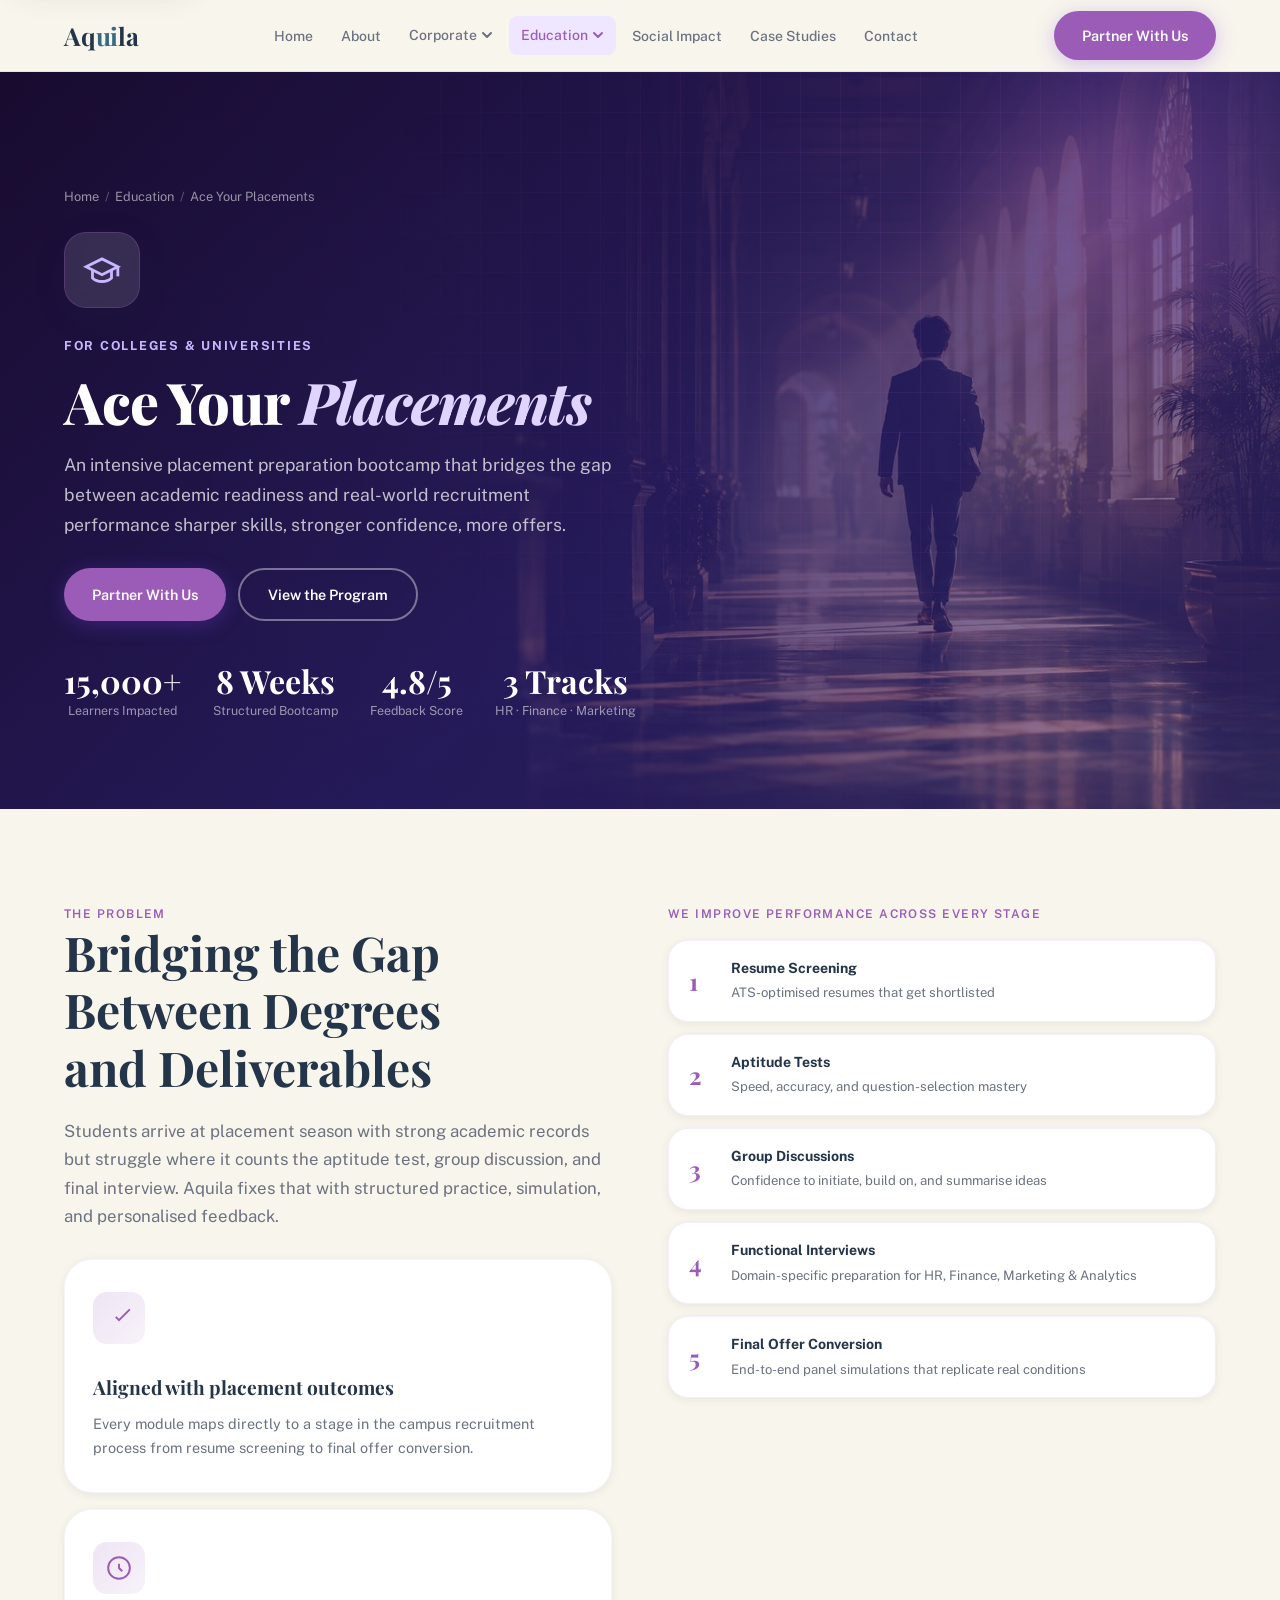
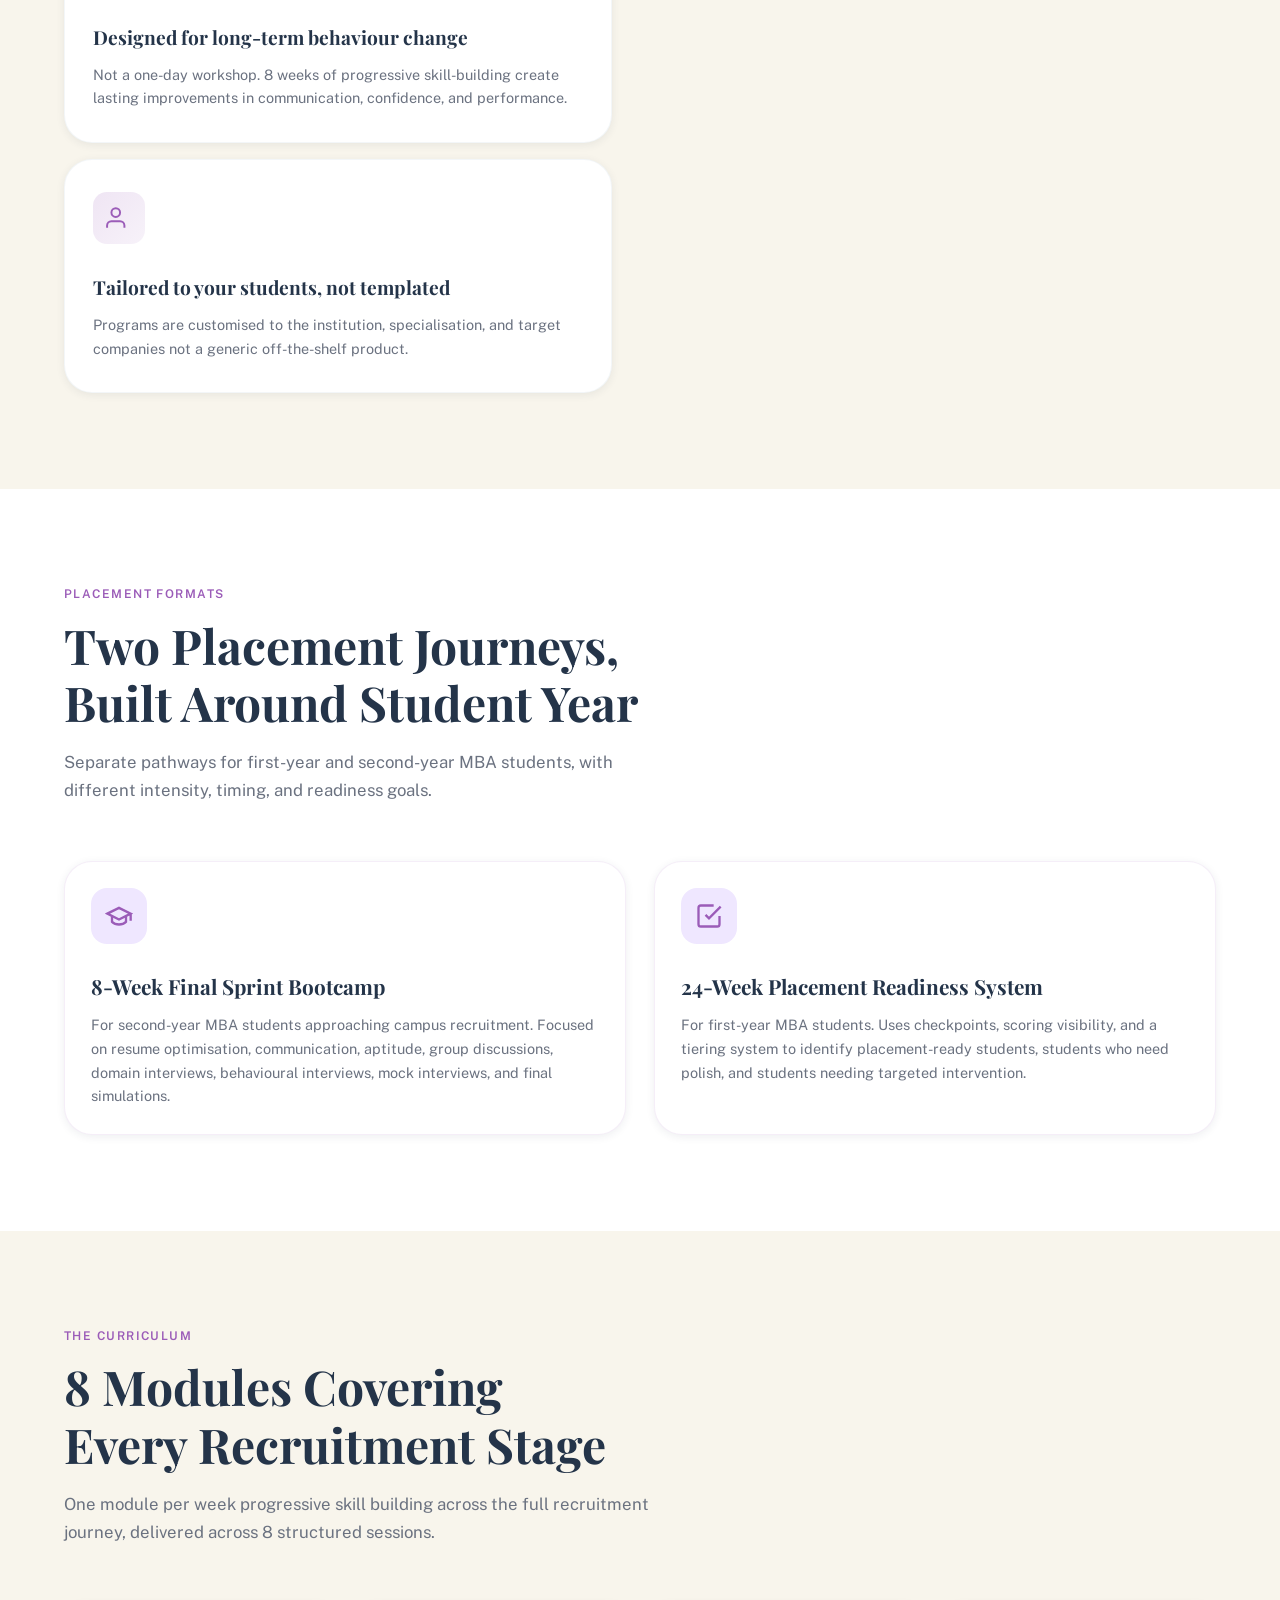
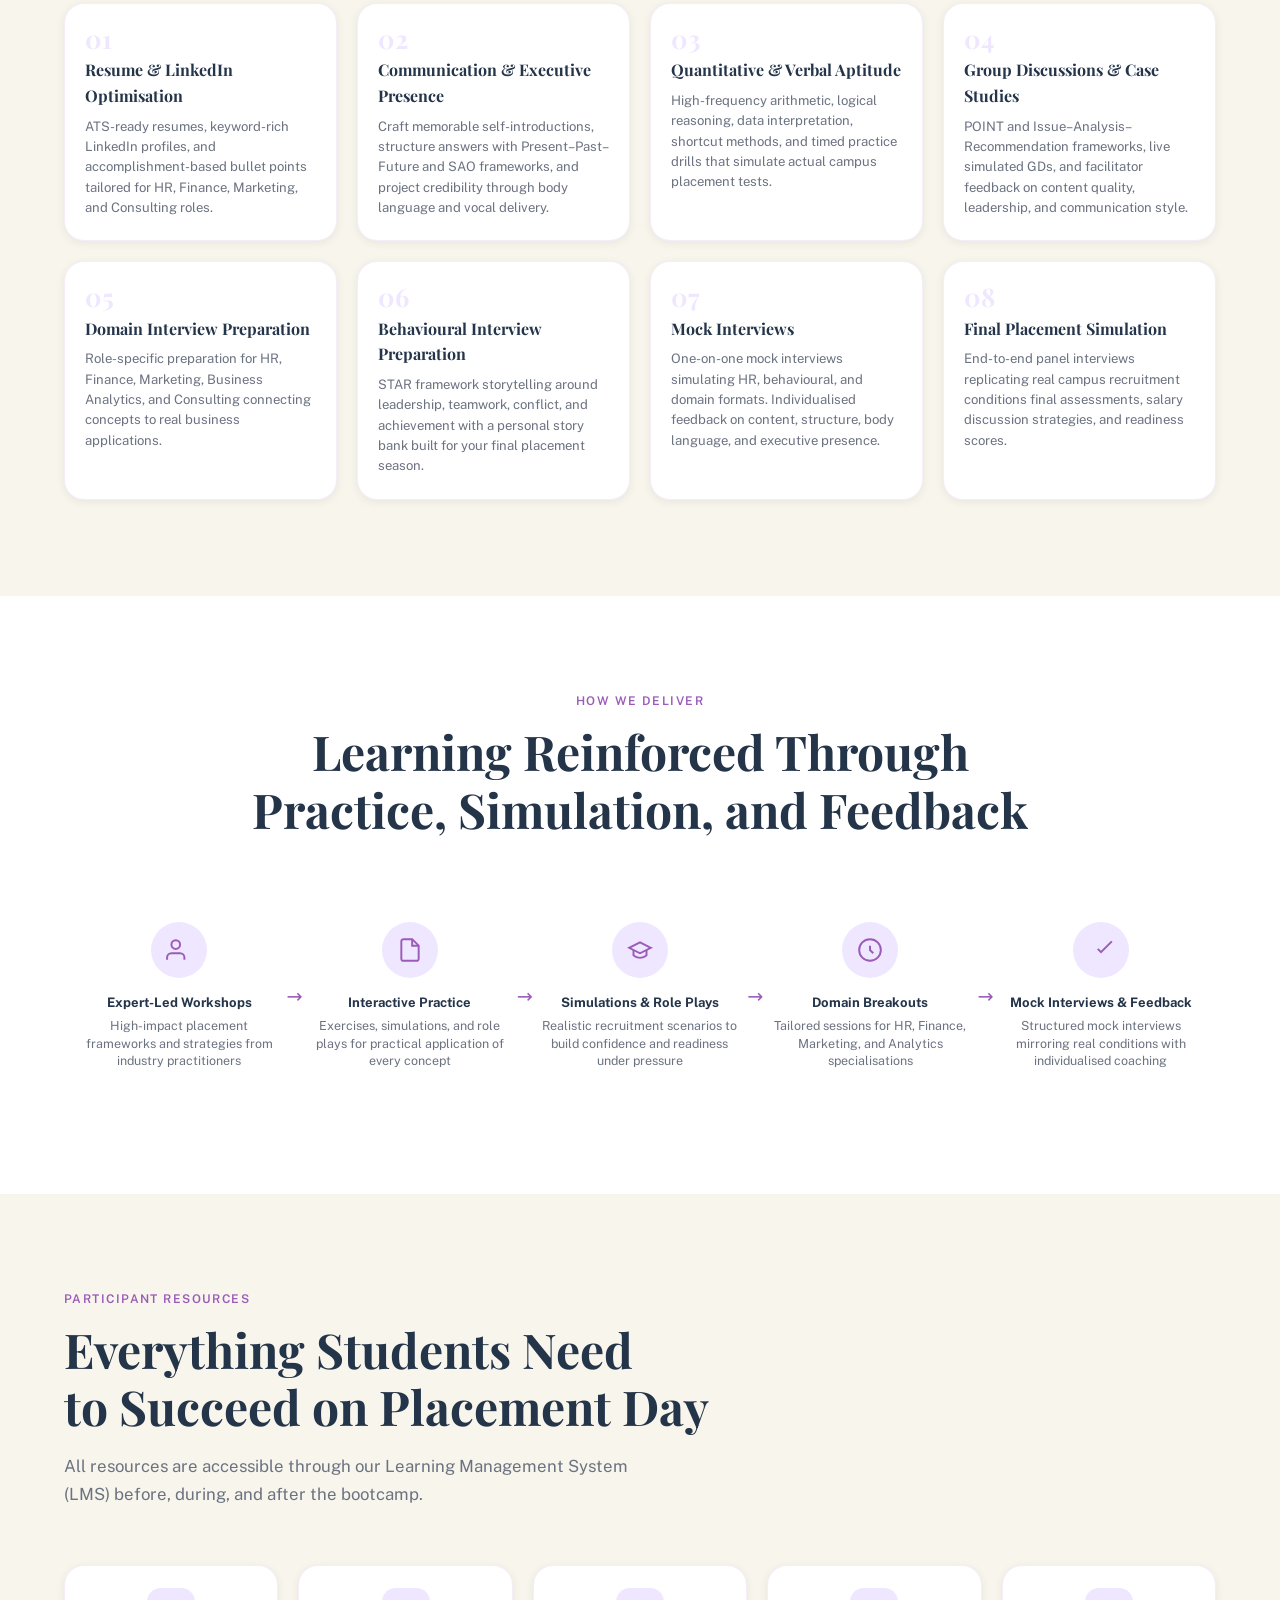
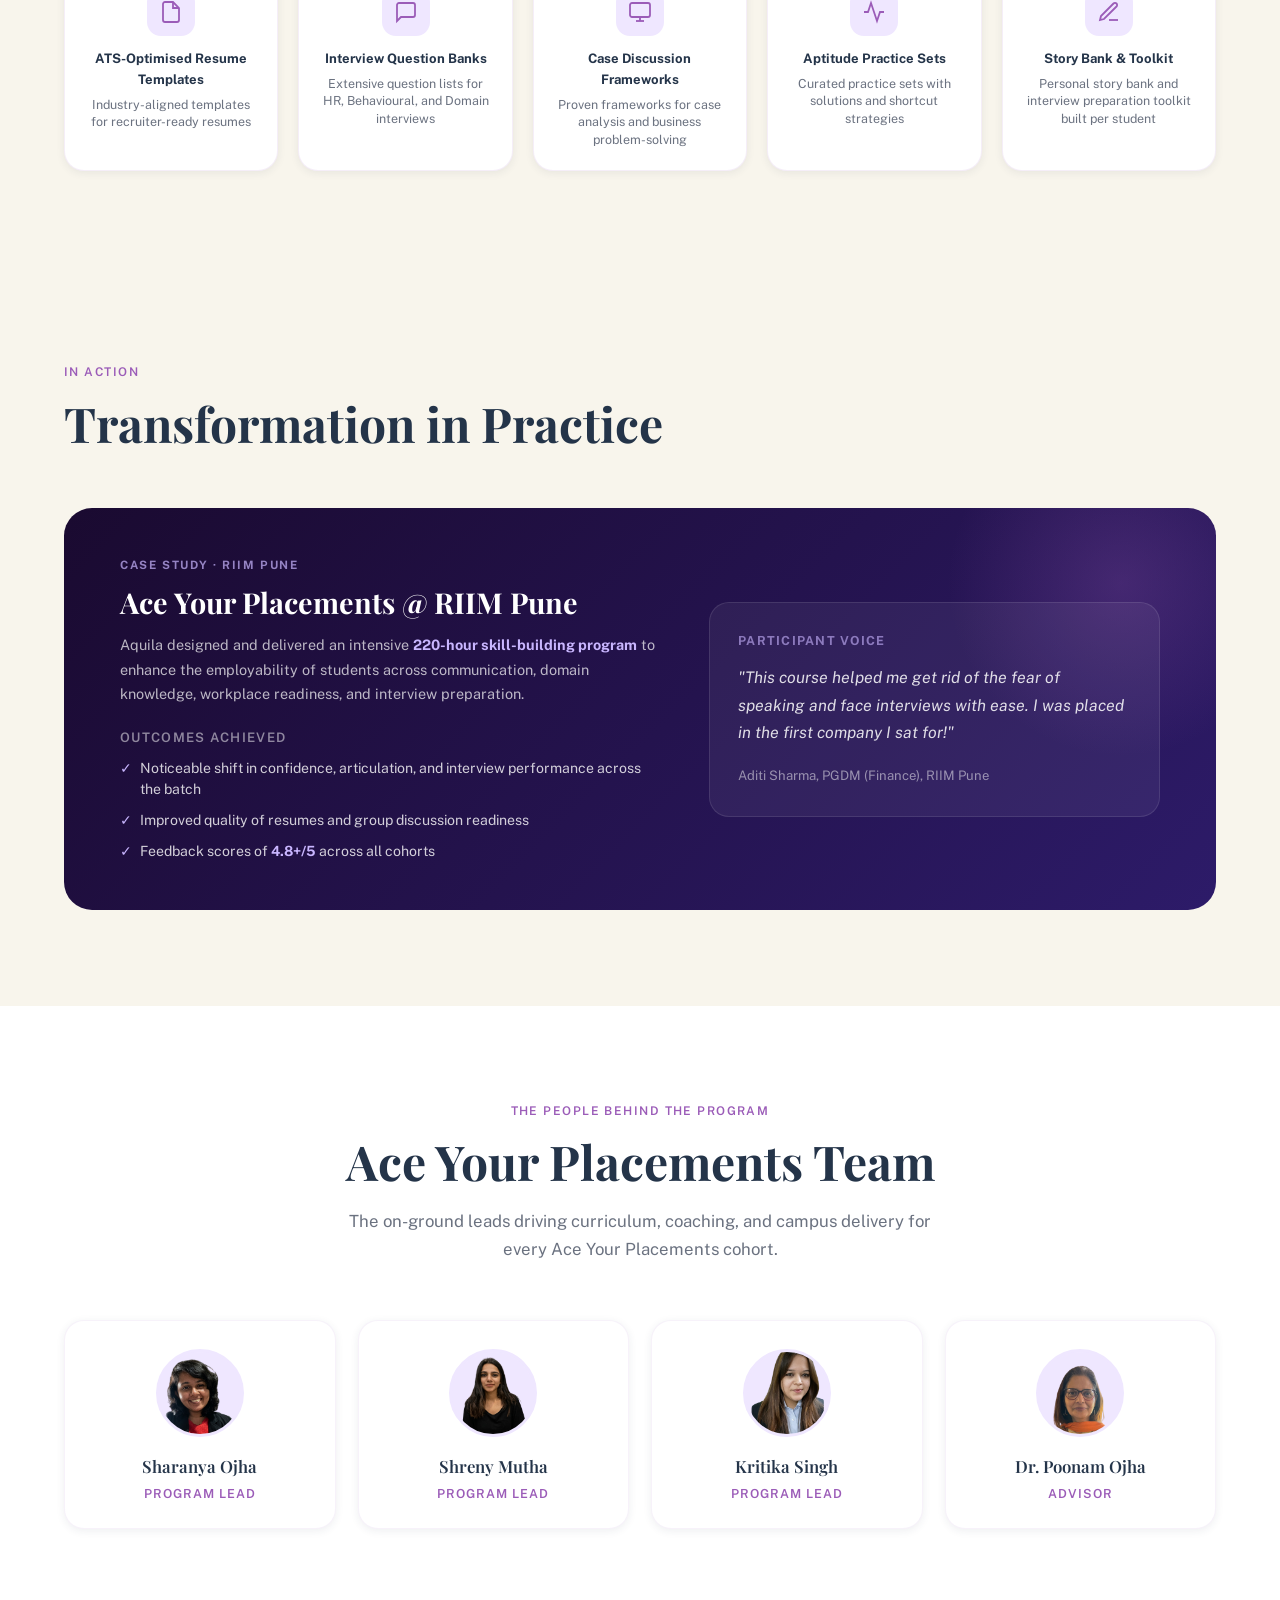
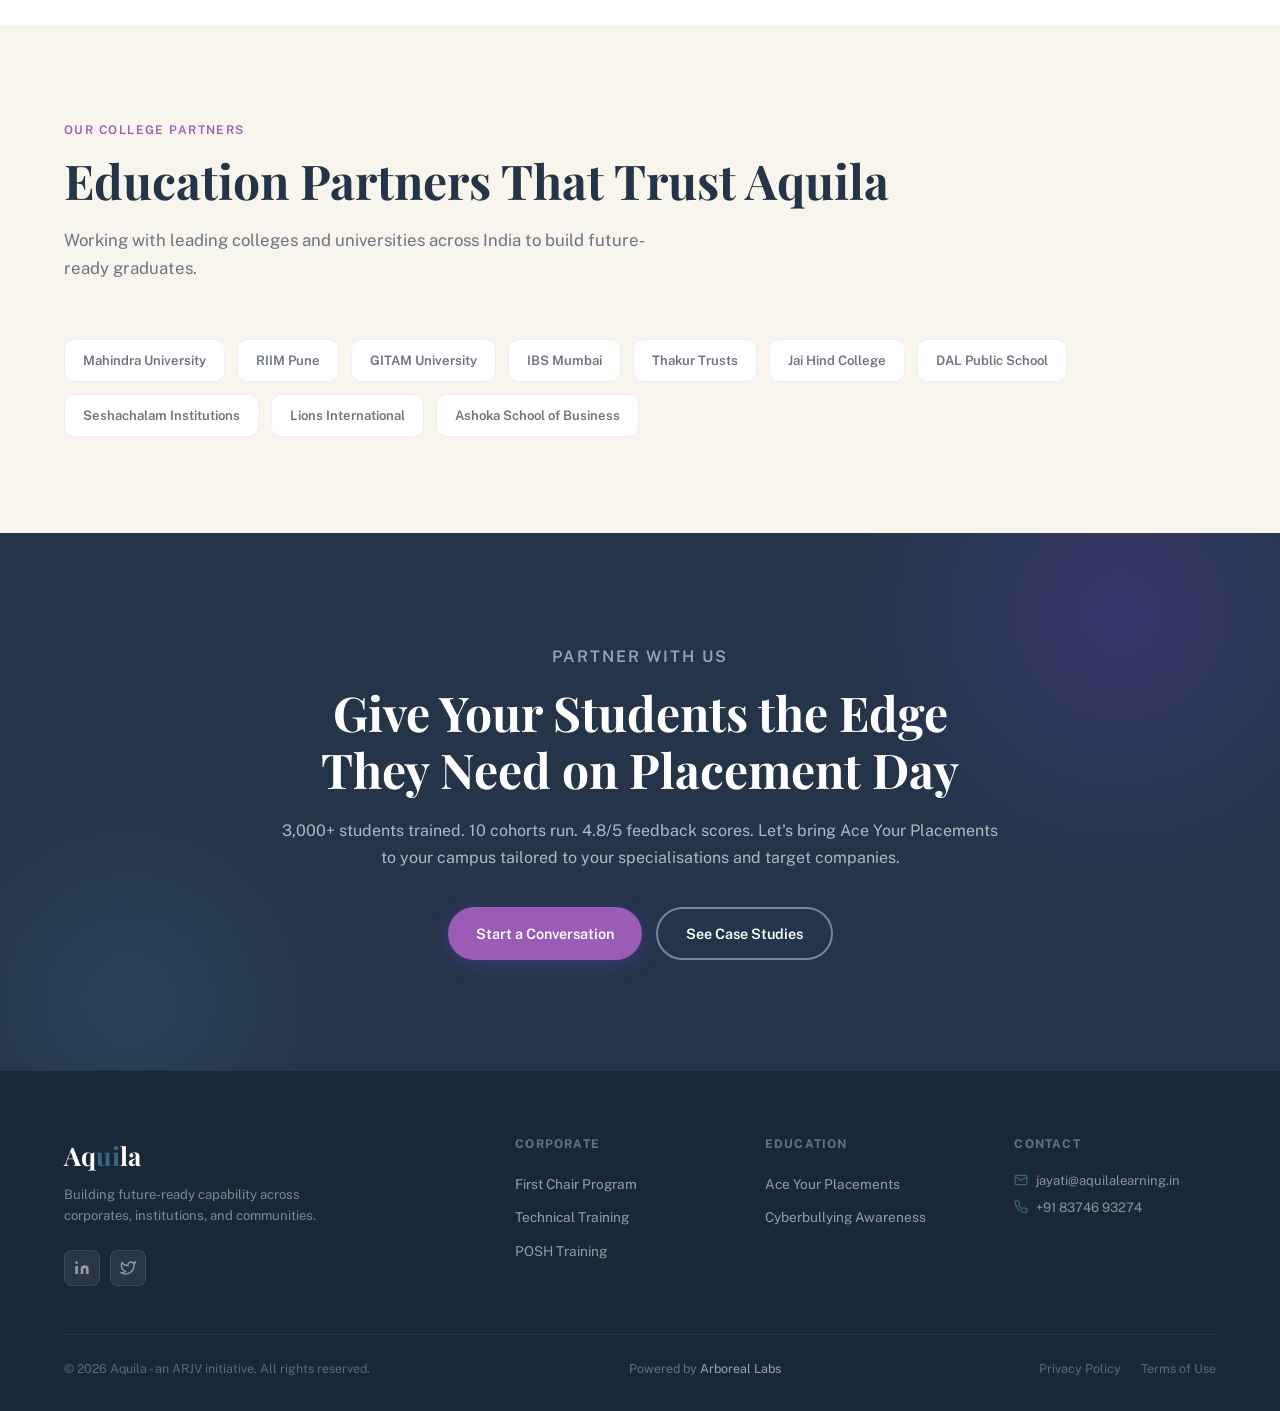
<file: colleges.html>
<!DOCTYPE html>
<html lang="en">
<head>
  <meta charset="UTF-8" />
  <meta name="viewport" content="width=device-width, initial-scale=1.0" />
  <title>Ace Your Placements | College Placement Readiness Program</title>
  <meta name="description" content="Aquila's Ace Your Placements program helps colleges and MBA students improve placement outcomes through resume building, aptitude readiness, group discussions, mock interviews, communication, confidence, and corporate readiness." />
  <link rel="canonical" href="https://www.aquilalearning.in/colleges.html" />
  <link rel="alternate" hreflang="en-IN" href="https://www.aquilalearning.in/colleges.html" />
  <link rel="alternate" hreflang="x-default" href="https://www.aquilalearning.in/colleges.html" />
  <meta name="robots" content="index, follow, max-image-preview:large" />
  <meta name="author" content="Aquila" />
  <meta name="geo.region" content="IN" />
  <meta name="geo.placename" content="India" />
  <meta name="theme-color" content="#386982" />
  <meta property="og:site_name" content="Aquila" />
  <meta property="og:title" content="Ace Your Placements | College Placement Readiness Program" />
  <meta property="og:description" content="Aquila's Ace Your Placements program helps colleges and MBA students improve placement outcomes through resume building, aptitude readiness, group discussions, mock interviews, communication, confidence, and corporate readiness." />
  <meta property="og:type" content="website" />
  <meta property="og:url" content="https://www.aquilalearning.in/colleges.html" />
  <meta property="og:locale" content="en_IN" />
  <meta name="twitter:card" content="summary" />
  <meta name="twitter:title" content="Ace Your Placements | College Placement Readiness Program" />
  <meta name="twitter:description" content="Aquila's Ace Your Placements program helps colleges and MBA students improve placement outcomes through resume building, aptitude readiness, group discussions, mock interviews, communication, confidence, and corporate readiness." />

  <link rel="preconnect" href="https://fonts.googleapis.com" />
  <link rel="preconnect" href="https://fonts.gstatic.com" crossorigin />
  <link href="https://fonts.googleapis.com/css2?family=Playfair+Display:ital,wght@0,400;0,600;0,700;0,800;1,400;1,600&family=Public+Sans:wght@300;400;500;600;700&display=swap" rel="stylesheet" />
  <link rel="icon" href="favicon.svg" type="image/svg+xml" />
  <link rel="stylesheet" href="styles.css" />
  <style>
    :root { --accent: #9B5CB8; --accent-soft: #EFE7FF; }

    /* Lavender-to-purple header */
    .page-header { background: linear-gradient(135deg, rgba(26,10,48,0.92) 0%, rgba(45,27,105,0.78) 55%, rgba(76,45,138,0.5) 100%), url('assets/headers/colleges.jpg') center/cover no-repeat; padding-top: clamp(64px, 9vw, 120px); }
    .page-header::before {
      content: ''; position: absolute; inset: 0; z-index: 1;
      background-image:
        linear-gradient(rgba(155,92,184,0.12) 1px, transparent 1px),
        linear-gradient(90deg, rgba(155,92,184,0.12) 1px, transparent 1px);
      background-size: 40px 40px;
      -webkit-mask: radial-gradient(circle at 75% 30%, #000 0%, transparent 60%);
              mask: radial-gradient(circle at 75% 30%, #000 0%, transparent 60%);
    }
    .page-header::after {
      content: ''; position: absolute; width: 440px; height: 440px; border-radius: 50%;
      background: radial-gradient(circle, rgba(155,92,184,0.35) 0%, transparent 70%);
      top: -100px; right: -80px; z-index: 0;
    }
    .ph-icon { background: rgba(255,255,255,0.12); color: #c9b6ff; backdrop-filter: blur(8px); border: 1px solid rgba(155,92,184,0.3); }
    .page-header .ph-eyebrow { color: #c9b6ff; }
    .page-header .ph-title { color: #fff; }
    .page-header .ph-title em { color: #e0d4ff; }
    .page-header .ph-sub { color: rgba(255,255,255,0.72); }
    .crumb, .crumb a { color: rgba(255,255,255,0.55); }
    .crumb span { color: rgba(255,255,255,0.3); }

    /* Hero stats */
    .hero-stats { display: flex; gap: 32px; flex-wrap: wrap; margin-top: 44px; }
    .hero-stat { text-align: center; }
    .hero-stat .val { font-family: var(--font-head); font-size: 2rem; font-weight: 700; color: #fff; line-height: 1; }
    .hero-stat .lbl { font-size: 0.78rem; color: rgba(255,255,255,0.55); margin-top: 4px; }

    /* Challenge two-col */
    .challenge-cols { display: grid; grid-template-columns: 1fr 1fr; gap: 56px; align-items: start; }

    /* Modules 8-grid */
    .modules-8 { display: grid; grid-template-columns: repeat(4, 1fr); gap: 20px; }
    .mod8-card { background: var(--white); border-radius: var(--radius-md); padding: 22px 20px; border: 1px solid rgba(155,92,184,0.1); box-shadow: var(--shadow-sm); position: relative; overflow: hidden; transition: transform 0.25s ease, box-shadow 0.25s ease; }
    .mod8-card:hover { transform: translateY(-4px); box-shadow: var(--shadow-md); }
    .mod8-num { font-family: var(--font-head); font-size: 1.6rem; font-weight: 700; color: var(--accent-soft); line-height: 1; margin-bottom: 6px; }
    .mod8-title { font-family: var(--font-head); font-size: 1rem; font-weight: 700; color: var(--space); margin-bottom: 8px; }
    .mod8-desc { font-size: 0.82rem; color: var(--slate); line-height: 1.55; }

    /* What's included (methodology) */
    .methodology-grid { display: grid; grid-template-columns: repeat(5, 1fr); gap: 0; }
    .meth-step { text-align: center; padding: 28px 16px; position: relative; }
    .meth-step + .meth-step::before { content: '\2192'; position: absolute; left: -8px; top: 50%; transform: translateY(-50%); color: var(--accent); font-size: 1.2rem; }
    .meth-icon { width: 56px; height: 56px; border-radius: 50%; background: var(--accent-soft); color: var(--accent); display: flex; align-items: center; justify-content: center; margin: 0 auto 14px; }
    .meth-icon svg { width: 26px; height: 26px; }
    .meth-title { font-size: 0.82rem; font-weight: 700; color: var(--space); margin-bottom: 4px; }
    .meth-desc { font-size: 0.78rem; color: var(--slate); line-height: 1.4; }

    /* Resources */
    .resources-grid { display: grid; grid-template-columns: repeat(5, 1fr); gap: 20px; }
    .res-card { background: var(--white); border-radius: var(--radius-md); padding: 22px 18px; text-align: center; border: 1px solid rgba(155,92,184,0.1); box-shadow: var(--shadow-sm); }
    .res-icon { width: 48px; height: 48px; border-radius: 14px; background: var(--accent-soft); color: var(--accent); display: flex; align-items: center; justify-content: center; margin: 0 auto 12px; }
    .res-icon svg { width: 24px; height: 24px; }
    .res-title { font-size: 0.82rem; font-weight: 700; color: var(--space); margin-bottom: 6px; }
    .res-desc { font-size: 0.78rem; color: var(--slate); line-height: 1.4; }

    /* Case study dark panel */
    .case-study-panel { background: linear-gradient(135deg, #1a0a30 0%, #2d1b69 100%); border-radius: var(--radius-lg); padding: 48px 56px; display: grid; grid-template-columns: 1.2fr 1fr; gap: 48px; align-items: center; position: relative; overflow: hidden; }
    .case-study-panel::before { content: ''; position: absolute; width: 350px; height: 350px; border-radius: 50%; background: radial-gradient(circle, rgba(155,92,184,0.25) 0%, transparent 70%); top: -100px; right: -80px; }
    .cs-eyebrow { font-size: 0.72rem; font-weight: 700; letter-spacing: 0.14em; text-transform: uppercase; color: rgba(201,182,255,0.7); margin-bottom: 10px; }
    .cs-title { font-family: var(--font-head); font-size: 1.8rem; font-weight: 700; color: #fff; margin-bottom: 14px; line-height: 1.2; }
    .cs-body { font-size: 0.9rem; color: rgba(255,255,255,0.7); line-height: 1.7; margin-bottom: 20px; }
    .cs-outcomes { list-style: none; display: flex; flex-direction: column; gap: 10px; }
    .cs-outcomes li { position: relative; padding-left: 20px; font-size: 0.88rem; color: rgba(255,255,255,0.8); line-height: 1.5; }
    .cs-outcomes li::before { content: '\2713'; position: absolute; left: 0; top: 0; color: #c9b6ff; font-weight: 700; }
    .cs-quote { background: rgba(255,255,255,0.06); border-radius: var(--radius-md); padding: 28px; border: 1px solid rgba(255,255,255,0.1); position: relative; z-index: 1; }
    .cs-quote blockquote { font-size: 1rem; color: rgba(255,255,255,0.85); line-height: 1.7; font-style: italic; margin-bottom: 16px; }
    .cs-quote cite { font-size: 0.82rem; color: rgba(255,255,255,0.5); font-style: normal; }

    /* Partners logos */
    .partners-row { display: flex; flex-wrap: wrap; gap: 12px; align-items: center; }
    .partner-badge { background: var(--white); border: 1px solid rgba(155,92,184,0.12); border-radius: 10px; padding: 10px 18px; font-size: 0.82rem; font-weight: 600; color: var(--slate); white-space: nowrap; }
    .format-proof-grid { display: grid; grid-template-columns: 1fr 1fr; gap: 28px; align-items: stretch; }
    .format-proof-card { background: var(--white); border: 1px solid rgba(155,92,184,0.1); border-radius: var(--radius-lg); overflow: hidden; box-shadow: var(--shadow-sm); }
    .format-proof-icon { width: 56px; height: 56px; border-radius: 16px; background: var(--accent-soft); color: var(--accent); display: grid; place-items: center; margin: 26px 26px 0; }
    .format-proof-icon svg { width: 28px; height: 28px; }
    .format-proof-body { padding: 26px; }
    .format-proof-body h3 { font-family: var(--font-head); color: var(--space); font-size: 1.3rem; margin-bottom: 10px; }
    .format-proof-body p { color: var(--slate); line-height: 1.65; font-size: 0.9rem; }

    @media (max-width: 1024px) {
      .challenge-cols { grid-template-columns: 1fr; gap: 40px; }
      .modules-8 { grid-template-columns: repeat(2, 1fr); }
      .methodology-grid { grid-template-columns: repeat(3, 1fr); }
      .meth-step + .meth-step::before { display: none; }
      .resources-grid { grid-template-columns: repeat(3, 1fr); }
      .case-study-panel { grid-template-columns: 1fr; padding: 36px 28px; }
      .format-proof-grid { grid-template-columns: 1fr; }
    }
    @media (max-width: 768px) {
      .modules-8 { grid-template-columns: 1fr; }
      .methodology-grid { grid-template-columns: 1fr; }
      .resources-grid { grid-template-columns: repeat(2, 1fr); }
    }

    /* ════ PROGRAM TEAM ════ */
    .program-team-grid { display: grid; grid-template-columns: repeat(4, 1fr); gap: 22px; }
    .pt-card { background: #fff; border-radius: var(--radius-md); padding: 28px 20px 24px; text-align: center; box-shadow: var(--shadow-sm); border: 1px solid rgba(155,92,184,0.08); transition: transform 0.25s ease, box-shadow 0.25s ease, border-color 0.25s ease; }
    .pt-card:hover { transform: translateY(-4px); box-shadow: var(--shadow-md); border-color: rgba(155,92,184,0.25); }
    .pt-avatar { width: 88px; height: 88px; border-radius: 50%; overflow: hidden; margin: 0 auto 16px; border: 3px solid var(--accent-soft); background: var(--accent-soft); }
    .pt-avatar img { width: 100%; height: 100%; object-fit: cover; display: block; }
    .pt-name { font-family: var(--font-head); font-size: 1.05rem; font-weight: 600; color: var(--space); margin: 0 0 4px; }
    .pt-role { font-size: 0.78rem; color: var(--accent); text-transform: uppercase; letter-spacing: 0.08em; font-weight: 600; }
    .pt-tag { display: inline-block; margin-top: 10px; font-size: 0.72rem; padding: 3px 10px; border-radius: 999px; background: var(--accent-soft); color: var(--accent); font-weight: 600; }
    @media (max-width: 1024px) { .program-team-grid { grid-template-columns: repeat(2, 1fr); } }
    @media (max-width: 480px) { .program-team-grid { grid-template-columns: 1fr; max-width: 320px; margin: 0 auto; } }
  </style>
  <script type="application/ld+json">
{
  "@context": "https://schema.org",
  "@graph": [
    {
      "@type": "WebPage",
      "@id": "https://www.aquilalearning.in/colleges.html#webpage",
      "url": "https://www.aquilalearning.in/colleges.html",
      "name": "Ace Your Placements",
      "headline": "Ace Your Placements | College Placement Readiness Program",
      "description": "Aquila's Ace Your Placements program helps colleges and MBA students improve placement outcomes through resume building, aptitude readiness, group discussions, mock interviews, communication, confidence, and corporate readiness.",
      "isPartOf": {
        "@id": "https://www.aquilalearning.in/#website"
      },
      "about": {
        "@id": "https://www.aquilalearning.in/#organization"
      },
      "publisher": {
        "@id": "https://www.aquilalearning.in/#organization"
      },
      "image": "https://www.aquilalearning.in/assets/headers/colleges.jpg",
      "primaryImageOfPage": {
        "@type": "ImageObject",
        "url": "https://www.aquilalearning.in/assets/headers/colleges.jpg"
      },
      "inLanguage": "en-IN"
    },
    {
      "@type": "BreadcrumbList",
      "@id": "https://www.aquilalearning.in/colleges.html#breadcrumb",
      "itemListElement": [
        {
          "@type": "ListItem",
          "position": 1,
          "name": "Home",
          "item": "https://www.aquilalearning.in/"
        },
        {
          "@type": "ListItem",
          "position": 2,
          "name": "Education"
        },
        {
          "@type": "ListItem",
          "position": 3,
          "name": "Colleges",
          "item": "https://www.aquilalearning.in/colleges.html"
        }
      ]
    },
    {
      "@type": "Service",
      "@id": "https://www.aquilalearning.in/colleges.html#service",
      "name": "Ace Your Placements",
      "serviceType": "College placement readiness training",
      "description": "Aquila's Ace Your Placements program helps colleges and MBA students improve placement outcomes through resume building, aptitude readiness, group discussions, mock interviews, communication, confidence, and corporate readiness.",
      "provider": {
        "@id": "https://www.aquilalearning.in/#organization"
      },
      "areaServed": {
        "@type": "Country",
        "name": "India"
      },
      "audience": [
        {
          "@type": "Audience",
          "audienceType": "College students"
        },
        {
          "@type": "Audience",
          "audienceType": "MBA students"
        },
        {
          "@type": "Audience",
          "audienceType": "Placement cells"
        },
        {
          "@type": "Audience",
          "audienceType": "Higher education institutions"
        }
      ],
      "url": "https://www.aquilalearning.in/colleges.html"
    }
  ]
}
  </script>
</head>
<body>

  <a class="skip-link" href="#main">Skip to main content</a>

  <nav class="nav" id="navbar" role="navigation" aria-label="Main navigation">
    <div class="nav-inner">
      <a href="index.html" class="nav-logo" aria-label="Aquila home">Aq<span>ui</span>la</a>
      <ul class="nav-links" role="list">
        <li><a href="index.html">Home</a></li>
        <li><a href="about.html">About</a></li>
        <li class="nav-has-dropdown">
          <a tabindex="0">Corporate <svg class="chev" width="12" height="12" viewBox="0 0 12 12" fill="none" stroke="currentColor" stroke-width="2" stroke-linecap="round" stroke-linejoin="round" aria-hidden="true"><polyline points="2,4 6,8 10,4"/></svg></a>
          <ul class="nav-dropdown">
            <li><a href="first-chair.html">First Chair</a></li>
            <li><a href="technical-training.html">Technical Training</a></li>
            <li><a href="posh.html">POSH Training</a></li>
          </ul>
        </li>
        <li class="nav-has-dropdown">
          <a tabindex="0" class="active">Education <svg class="chev" width="12" height="12" viewBox="0 0 12 12" fill="none" stroke="currentColor" stroke-width="2" stroke-linecap="round" stroke-linejoin="round" aria-hidden="true"><polyline points="2,4 6,8 10,4"/></svg></a>
          <ul class="nav-dropdown">
            <li><a href="colleges.html" class="active">Colleges</a></li>
            <li><a href="cyberbullying.html">Cyberbullying Awareness</a></li>
          </ul>
        </li>
        <li><a href="social-impact.html">Social Impact</a></li>
        <li><a href="case-studies.html">Case Studies</a></li>
        <li><a href="contact.html">Contact</a></li>
      </ul>
      <a href="contact.html" class="btn btn-primary nav-cta">Partner With Us</a>
      <button class="hamburger" id="hamburgerBtn" aria-label="Toggle mobile menu" aria-expanded="false" aria-controls="mobileMenu"><span></span><span></span><span></span></button>
    </div>
  </nav>
  <div class="mobile-menu" id="mobileMenu" aria-hidden="true">
    <ul>
      <li><a href="index.html">Home</a></li>
      <li><a href="about.html">About</a></li>
      <li><a tabindex="0">Corporate</a></li>
      <li class="mm-sub"><a href="first-chair.html">First Chair</a></li>
      <li class="mm-sub"><a href="technical-training.html">Technical Training</a></li>
      <li class="mm-sub"><a href="posh.html">POSH Training</a></li>
      <li><a tabindex="0">Education</a></li>
      <li class="mm-sub"><a href="colleges.html">Colleges</a></li>
      <li class="mm-sub"><a href="cyberbullying.html">Cyberbullying Awareness</a></li>
      <li><a href="social-impact.html">Social Impact</a></li>
      <li><a href="case-studies.html">Case Studies</a></li>
      <li><a href="contact.html">Contact</a></li>
    </ul>
    <a href="contact.html" class="btn btn-primary" style="width:100%;justify-content:center;">Partner With Us</a>
  </div>

  <!-- HEADER -->
  <header class="page-header" id="main" tabindex="-1">
    <div class="container">
      <p class="crumb"><a href="index.html">Home</a><span>/</span>Education<span>/</span>Ace Your Placements</p>
      <div class="ph-icon" aria-hidden="true">
        <svg viewBox="0 0 24 24" fill="none" stroke="currentColor" stroke-width="1.8"><path d="M22 10 12 5 2 10l10 5 10-5z"/><path d="M6 12v5c3 3 9 3 12 0v-5"/><path d="M22 10v6"/></svg>
      </div>
      <p class="ph-eyebrow">For Colleges &amp; Universities</p>
      <h1 class="ph-title">Ace Your <em>Placements</em></h1>
      <p class="ph-sub">An intensive placement preparation bootcamp that bridges the gap between academic readiness and real-world recruitment performance sharper skills, stronger confidence, more offers.</p>
      <div class="ph-actions">
        <a href="contact.html" class="btn btn-primary">Partner With Us</a>
        <a href="#modules" class="btn btn-outline-white">View the Program</a>
      </div>
      <div class="hero-stats">
        <div class="hero-stat"><div class="val">15,000+</div><div class="lbl">Learners Impacted</div></div>
        <div class="hero-stat"><div class="val">8 Weeks</div><div class="lbl">Structured Bootcamp</div></div>
        <div class="hero-stat"><div class="val">4.8/5</div><div class="lbl">Feedback Score</div></div>
        <div class="hero-stat"><div class="val">3 Tracks</div><div class="lbl">HR · Finance · Marketing</div></div>
      </div>
    </div>
  </header>

  <!-- THE GAP -->
  <section>
    <div class="container">
      <div class="challenge-cols fade-in">
        <div>
          <p class="section-label">The Problem</p>
          <h2 class="section-heading" style="margin-bottom:20px;">Bridging the Gap Between Degrees and Deliverables</h2>
          <p class="section-subheading" style="margin-bottom:28px;">Students arrive at placement season with strong academic records but struggle where it counts the aptitude test, group discussion, and final interview. Aquila fixes that with structured practice, simulation, and personalised feedback.</p>
          <div class="u-card" style="margin-bottom:16px;">
            <div class="icon-badge" style="margin-bottom:12px;"><svg viewBox="0 0 24 24" fill="none" stroke="currentColor" stroke-width="1.8"><path d="M9 11l3 3L22 4"/></svg></div>
            <h3>Aligned with placement outcomes</h3>
            <p>Every module maps directly to a stage in the campus recruitment process from resume screening to final offer conversion.</p>
          </div>
          <div class="u-card" style="margin-bottom:16px;">
            <div class="icon-badge" style="margin-bottom:12px;"><svg viewBox="0 0 24 24" fill="none" stroke="currentColor" stroke-width="1.8"><circle cx="12" cy="12" r="10"/><path d="M12 8v4l3 3"/></svg></div>
            <h3>Designed for long-term behaviour change</h3>
            <p>Not a one-day workshop. 8 weeks of progressive skill-building create lasting improvements in communication, confidence, and performance.</p>
          </div>
          <div class="u-card">
            <div class="icon-badge" style="margin-bottom:12px;"><svg viewBox="0 0 24 24" fill="none" stroke="currentColor" stroke-width="1.8"><path d="M17 21v-2a4 4 0 0 0-4-4H5a4 4 0 0 0-4 4v2"/><circle cx="9" cy="7" r="4"/></svg></div>
            <h3>Tailored to your students, not templated</h3>
            <p>Programs are customised to the institution, specialisation, and target companies not a generic off-the-shelf product.</p>
          </div>
        </div>
        <div>
          <p class="section-label" style="margin-bottom:16px;">We Improve Performance Across Every Stage</p>
          <div style="display:flex;flex-direction:column;gap:12px;">
            <div style="background:var(--white);border-radius:var(--radius-md);padding:16px 20px;border:1px solid rgba(155,92,184,0.1);box-shadow:var(--shadow-sm);display:flex;align-items:center;gap:14px;">
              <span style="font-family:var(--font-head);font-size:1.5rem;font-weight:700;color:var(--accent);min-width:28px;">1</span>
              <div><strong style="display:block;font-size:0.88rem;color:var(--space);">Resume Screening</strong><span style="font-size:0.82rem;color:var(--slate);">ATS-optimised resumes that get shortlisted</span></div>
            </div>
            <div style="background:var(--white);border-radius:var(--radius-md);padding:16px 20px;border:1px solid rgba(155,92,184,0.1);box-shadow:var(--shadow-sm);display:flex;align-items:center;gap:14px;">
              <span style="font-family:var(--font-head);font-size:1.5rem;font-weight:700;color:var(--accent);min-width:28px;">2</span>
              <div><strong style="display:block;font-size:0.88rem;color:var(--space);">Aptitude Tests</strong><span style="font-size:0.82rem;color:var(--slate);">Speed, accuracy, and question-selection mastery</span></div>
            </div>
            <div style="background:var(--white);border-radius:var(--radius-md);padding:16px 20px;border:1px solid rgba(155,92,184,0.1);box-shadow:var(--shadow-sm);display:flex;align-items:center;gap:14px;">
              <span style="font-family:var(--font-head);font-size:1.5rem;font-weight:700;color:var(--accent);min-width:28px;">3</span>
              <div><strong style="display:block;font-size:0.88rem;color:var(--space);">Group Discussions</strong><span style="font-size:0.82rem;color:var(--slate);">Confidence to initiate, build on, and summarise ideas</span></div>
            </div>
            <div style="background:var(--white);border-radius:var(--radius-md);padding:16px 20px;border:1px solid rgba(155,92,184,0.1);box-shadow:var(--shadow-sm);display:flex;align-items:center;gap:14px;">
              <span style="font-family:var(--font-head);font-size:1.5rem;font-weight:700;color:var(--accent);min-width:28px;">4</span>
              <div><strong style="display:block;font-size:0.88rem;color:var(--space);">Functional Interviews</strong><span style="font-size:0.82rem;color:var(--slate);">Domain-specific preparation for HR, Finance, Marketing &amp; Analytics</span></div>
            </div>
            <div style="background:var(--white);border-radius:var(--radius-md);padding:16px 20px;border:1px solid rgba(155,92,184,0.1);box-shadow:var(--shadow-sm);display:flex;align-items:center;gap:14px;">
              <span style="font-family:var(--font-head);font-size:1.5rem;font-weight:700;color:var(--accent);min-width:28px;">5</span>
              <div><strong style="display:block;font-size:0.88rem;color:var(--space);">Final Offer Conversion</strong><span style="font-size:0.82rem;color:var(--slate);">End-to-end panel simulations that replicate real conditions</span></div>
            </div>
          </div>
        </div>
      </div>
    </div>
  </section>

  <!-- 8 MODULES -->
  <section style="background: var(--white);">
    <div class="container">
      <div class="section-header fade-in">
        <p class="section-label">Placement Formats</p>
        <h2 class="section-heading">Two Placement Journeys, <br>Built Around Student Year</h2>
        <p class="section-subheading">Separate pathways for first-year and second-year MBA students, with different intensity, timing, and readiness goals.</p>
      </div>
      <div class="format-proof-grid fade-in delay-1">
        <article class="format-proof-card">
          <div class="format-proof-icon" aria-hidden="true"><svg viewBox="0 0 24 24" fill="none" stroke="currentColor" stroke-width="2"><path d="M22 10v6M2 10l10-5 10 5-10 5z"/><path d="M6 12v5c3 3 9 3 12 0v-5"/></svg></div>
          <div class="format-proof-body">
            <h3>8-Week Final Sprint Bootcamp</h3>
            <p>For second-year MBA students approaching campus recruitment. Focused on resume optimisation, communication, aptitude, group discussions, domain interviews, behavioural interviews, mock interviews, and final simulations.</p>
          </div>
        </article>
        <article class="format-proof-card">
          <div class="format-proof-icon" aria-hidden="true"><svg viewBox="0 0 24 24" fill="none" stroke="currentColor" stroke-width="2"><path d="M9 11l3 3L22 4"/><path d="M21 12v7a2 2 0 0 1-2 2H5a2 2 0 0 1-2-2V5a2 2 0 0 1 2-2h11"/></svg></div>
          <div class="format-proof-body">
            <h3>24-Week Placement Readiness System</h3>
            <p>For first-year MBA students. Uses checkpoints, scoring visibility, and a tiering system to identify placement-ready students, students who need polish, and students needing targeted intervention.</p>
          </div>
        </article>
      </div>
    </div>
  </section>

  <section id="modules" style="background: var(--ivory);">
    <div class="container">
      <div class="section-header fade-in">
        <p class="section-label">The Curriculum</p>
        <h2 class="section-heading">8 Modules Covering <br>Every Recruitment Stage</h2>
        <p class="section-subheading">One module per week progressive skill building across the full recruitment journey, delivered across 8 structured sessions.</p>
      </div>
      <div class="modules-8 fade-in delay-1">
        <div class="mod8-card">
          <div class="mod8-num">01</div>
          <h3 class="mod8-title">Resume &amp; LinkedIn Optimisation</h3>
          <p class="mod8-desc">ATS-ready resumes, keyword-rich LinkedIn profiles, and accomplishment-based bullet points tailored for HR, Finance, Marketing, and Consulting roles.</p>
        </div>
        <div class="mod8-card">
          <div class="mod8-num">02</div>
          <h3 class="mod8-title">Communication &amp; Executive Presence</h3>
          <p class="mod8-desc">Craft memorable self-introductions, structure answers with Present–Past–Future and SAO frameworks, and project credibility through body language and vocal delivery.</p>
        </div>
        <div class="mod8-card">
          <div class="mod8-num">03</div>
          <h3 class="mod8-title">Quantitative &amp; Verbal Aptitude</h3>
          <p class="mod8-desc">High-frequency arithmetic, logical reasoning, data interpretation, shortcut methods, and timed practice drills that simulate actual campus placement tests.</p>
        </div>
        <div class="mod8-card">
          <div class="mod8-num">04</div>
          <h3 class="mod8-title">Group Discussions &amp; Case Studies</h3>
          <p class="mod8-desc">POINT and Issue–Analysis–Recommendation frameworks, live simulated GDs, and facilitator feedback on content quality, leadership, and communication style.</p>
        </div>
        <div class="mod8-card">
          <div class="mod8-num">05</div>
          <h3 class="mod8-title">Domain Interview Preparation</h3>
          <p class="mod8-desc">Role-specific preparation for HR, Finance, Marketing, Business Analytics, and Consulting connecting concepts to real business applications.</p>
        </div>
        <div class="mod8-card">
          <div class="mod8-num">06</div>
          <h3 class="mod8-title">Behavioural Interview Preparation</h3>
          <p class="mod8-desc">STAR framework storytelling around leadership, teamwork, conflict, and achievement with a personal story bank built for your final placement season.</p>
        </div>
        <div class="mod8-card">
          <div class="mod8-num">07</div>
          <h3 class="mod8-title">Mock Interviews</h3>
          <p class="mod8-desc">One-on-one mock interviews simulating HR, behavioural, and domain formats. Individualised feedback on content, structure, body language, and executive presence.</p>
        </div>
        <div class="mod8-card">
          <div class="mod8-num">08</div>
          <h3 class="mod8-title">Final Placement Simulation</h3>
          <p class="mod8-desc">End-to-end panel interviews replicating real campus recruitment conditions final assessments, salary discussion strategies, and readiness scores.</p>
        </div>
      </div>
    </div>
  </section>

  <!-- DELIVERY METHODOLOGY -->
  <section style="background: var(--white);">
    <div class="container">
      <div class="section-header center fade-in">
        <p class="section-label">How We Deliver</p>
        <h2 class="section-heading">Learning Reinforced Through <br>Practice, Simulation, and Feedback</h2>
      </div>
      <div class="methodology-grid fade-in delay-1">
        <div class="meth-step">
          <div class="meth-icon"><svg viewBox="0 0 24 24" fill="none" stroke="currentColor" stroke-width="1.8"><path d="M17 21v-2a4 4 0 0 0-4-4H5a4 4 0 0 0-4 4v2"/><circle cx="9" cy="7" r="4"/></svg></div>
          <div class="meth-title">Expert-Led Workshops</div>
          <div class="meth-desc">High-impact placement frameworks and strategies from industry practitioners</div>
        </div>
        <div class="meth-step">
          <div class="meth-icon"><svg viewBox="0 0 24 24" fill="none" stroke="currentColor" stroke-width="1.8"><path d="M14 2H6a2 2 0 0 0-2 2v16a2 2 0 0 0 2 2h12a2 2 0 0 0 2-2V8z"/><polyline points="14 2 14 8 20 8"/></svg></div>
          <div class="meth-title">Interactive Practice</div>
          <div class="meth-desc">Exercises, simulations, and role plays for practical application of every concept</div>
        </div>
        <div class="meth-step">
          <div class="meth-icon"><svg viewBox="0 0 24 24" fill="none" stroke="currentColor" stroke-width="1.8"><path d="M22 10 12 5 2 10l10 5 10-5z"/><path d="M6 12v5c3 3 9 3 12 0v-5"/></svg></div>
          <div class="meth-title">Simulations &amp; Role Plays</div>
          <div class="meth-desc">Realistic recruitment scenarios to build confidence and readiness under pressure</div>
        </div>
        <div class="meth-step">
          <div class="meth-icon"><svg viewBox="0 0 24 24" fill="none" stroke="currentColor" stroke-width="1.8"><circle cx="12" cy="12" r="10"/><path d="M12 8v4l3 3"/></svg></div>
          <div class="meth-title">Domain Breakouts</div>
          <div class="meth-desc">Tailored sessions for HR, Finance, Marketing, and Analytics specialisations</div>
        </div>
        <div class="meth-step">
          <div class="meth-icon"><svg viewBox="0 0 24 24" fill="none" stroke="currentColor" stroke-width="1.8"><path d="M9 11l3 3L22 4"/></svg></div>
          <div class="meth-title">Mock Interviews &amp; Feedback</div>
          <div class="meth-desc">Structured mock interviews mirroring real conditions with individualised coaching</div>
        </div>
      </div>
    </div>
  </section>

  <!-- PARTICIPANT RESOURCES -->
  <section style="background: var(--ivory);">
    <div class="container">
      <div class="section-header fade-in">
        <p class="section-label">Participant Resources</p>
        <h2 class="section-heading">Everything Students Need <br>to Succeed on Placement Day</h2>
        <p class="section-subheading">All resources are accessible through our Learning Management System (LMS) before, during, and after the bootcamp.</p>
      </div>
      <div class="resources-grid fade-in delay-1">
        <div class="res-card">
          <div class="res-icon"><svg viewBox="0 0 24 24" fill="none" stroke="currentColor" stroke-width="1.8"><path d="M14 2H6a2 2 0 0 0-2 2v16a2 2 0 0 0 2 2h12a2 2 0 0 0 2-2V8z"/><polyline points="14 2 14 8 20 8"/></svg></div>
          <div class="res-title">ATS-Optimised Resume Templates</div>
          <div class="res-desc">Industry-aligned templates for recruiter-ready resumes</div>
        </div>
        <div class="res-card">
          <div class="res-icon"><svg viewBox="0 0 24 24" fill="none" stroke="currentColor" stroke-width="1.8"><path d="M21 15a2 2 0 0 1-2 2H7l-4 4V5a2 2 0 0 1 2-2h14a2 2 0 0 1 2 2z"/></svg></div>
          <div class="res-title">Interview Question Banks</div>
          <div class="res-desc">Extensive question lists for HR, Behavioural, and Domain interviews</div>
        </div>
        <div class="res-card">
          <div class="res-icon"><svg viewBox="0 0 24 24" fill="none" stroke="currentColor" stroke-width="1.8"><rect x="2" y="3" width="20" height="14" rx="2"/><line x1="8" y1="21" x2="16" y2="21"/><line x1="12" y1="17" x2="12" y2="21"/></svg></div>
          <div class="res-title">Case Discussion Frameworks</div>
          <div class="res-desc">Proven frameworks for case analysis and business problem-solving</div>
        </div>
        <div class="res-card">
          <div class="res-icon"><svg viewBox="0 0 24 24" fill="none" stroke="currentColor" stroke-width="1.8"><polyline points="22 12 18 12 15 21 9 3 6 12 2 12"/></svg></div>
          <div class="res-title">Aptitude Practice Sets</div>
          <div class="res-desc">Curated practice sets with solutions and shortcut strategies</div>
        </div>
        <div class="res-card">
          <div class="res-icon"><svg viewBox="0 0 24 24" fill="none" stroke="currentColor" stroke-width="1.8"><path d="M12 20h9"/><path d="M16.5 3.5a2.121 2.121 0 0 1 3 3L7 19l-4 1 1-4L16.5 3.5z"/></svg></div>
          <div class="res-title">Story Bank &amp; Toolkit</div>
          <div class="res-desc">Personal story bank and interview preparation toolkit built per student</div>
        </div>
      </div>
    </div>
  </section>

  <!-- CASE STUDY: RIIM PUNE -->
  <section>
    <div class="container">
      <div class="section-header fade-in"><p class="section-label">In Action</p><h2 class="section-heading">Transformation in Practice</h2></div>
      <div class="case-study-panel fade-in delay-1">
        <div style="position:relative;z-index:1;">
          <p class="cs-eyebrow">Case Study · RIIM Pune</p>
          <h3 class="cs-title">Ace Your Placements @ RIIM Pune</h3>
          <p class="cs-body">Aquila designed and delivered an intensive <strong style="color:#c9b6ff;">220-hour skill-building program</strong> to enhance the employability of students across communication, domain knowledge, workplace readiness, and interview preparation.</p>
          <p style="font-size:0.82rem;font-weight:600;color:rgba(255,255,255,0.5);margin-bottom:10px;text-transform:uppercase;letter-spacing:0.1em;">Outcomes Achieved</p>
          <ul class="cs-outcomes">
            <li>Noticeable shift in confidence, articulation, and interview performance across the batch</li>
            <li>Improved quality of resumes and group discussion readiness</li>
            <li>Feedback scores of <strong style="color:#c9b6ff;">4.8+/5</strong> across all cohorts</li>
          </ul>
        </div>
        <div class="cs-quote">
          <p style="font-size:0.78rem;font-weight:700;letter-spacing:0.1em;text-transform:uppercase;color:rgba(201,182,255,0.6);margin-bottom:14px;">Participant Voice</p>
          <blockquote>"This course helped me get rid of the fear of speaking and face interviews with ease. I was placed in the first company I sat for!"</blockquote>
          <cite> Aditi Sharma, PGDM (Finance), RIIM Pune</cite>
        </div>
      </div>
    </div>
  </section>

  <!-- PROGRAM TEAM -->
  <section style="background: var(--white);">
    <div class="container">
      <div class="section-header center fade-in">
        <p class="section-label">The People Behind the Program</p>
        <h2 class="section-heading">Ace Your Placements Team</h2>
        <p class="section-subheading">The on-ground leads driving curriculum, coaching, and campus delivery for every Ace Your Placements cohort.</p>
      </div>
      <div class="program-team-grid fade-in delay-1">
        <div class="pt-card">
          <div class="pt-avatar"><img src="assets/people/sharanya-ojha.png" alt="Sharanya Ojha" loading="lazy" decoding="async"></div>
          <h4 class="pt-name">Sharanya Ojha</h4>
          <p class="pt-role">Program Lead</p>
        </div>
        <div class="pt-card">
          <div class="pt-avatar"><img src="assets/people/shreny-mutha.png" alt="Shreny Mutha" loading="lazy" decoding="async"></div>
          <h4 class="pt-name">Shreny Mutha</h4>
          <p class="pt-role">Program Lead</p>
        </div>
        <div class="pt-card">
          <div class="pt-avatar"><img src="assets/people/kritika-singh.png" alt="Kritika Singh" loading="lazy" decoding="async"></div>
          <h4 class="pt-name">Kritika Singh</h4>
          <p class="pt-role">Program Lead</p>
        </div>
        <div class="pt-card">
          <div class="pt-avatar"><img src="assets/people/dr-poonam-ojha.png" alt="Dr. Poonam Ojha" loading="lazy" decoding="async"></div>
          <h4 class="pt-name">Dr. Poonam Ojha</h4>
          <p class="pt-role">Advisor</p>
        </div>
      </div>
    </div>
  </section>

  <!-- PARTNER INSTITUTIONS -->
  <section style="background: var(--ivory);">
    <div class="container">
      <div class="section-header fade-in">
        <p class="section-label">Our College Partners</p>
        <h2 class="section-heading">Education Partners That Trust Aquila</h2>
        <p class="section-subheading">Working with leading colleges and universities across India to build future-ready graduates.</p>
      </div>
      <div class="partners-row fade-in delay-1">
        <span class="partner-badge">Mahindra University</span>
        <span class="partner-badge">RIIM Pune</span>
        <span class="partner-badge">GITAM University</span>
        <span class="partner-badge">IBS Mumbai</span>
        <span class="partner-badge">Thakur Trusts</span>
        <span class="partner-badge">Jai Hind College</span>
        <span class="partner-badge">DAL Public School</span>
        <span class="partner-badge">Seshachalam Institutions</span>
        <span class="partner-badge">Lions International</span>
        <span class="partner-badge">Ashoka School of Business</span>
      </div>
    </div>
  </section>

  <!-- CTA BAND -->
  <section class="cta-band">
    <div class="container">
      <div class="cta-band-inner">
        <p class="section-label">Partner With Us</p>
        <h2>Give Your Students the Edge They Need on Placement Day</h2>
        <p>3,000+ students trained. 10 cohorts run. 4.8/5 feedback scores. Let's bring Ace Your Placements to your campus tailored to your specialisations and target companies.</p>
        <div class="cta-band-actions">
          <a href="contact.html" class="btn btn-primary">Start a Conversation</a>
          <a href="case-studies.html" class="btn btn-outline-white">See Case Studies</a>
        </div>
      </div>
    </div>
  </section>

  <!-- FOOTER -->
  <footer class="footer">
    <div class="container">
      <div class="footer-top">
        <div>
          <div class="footer-brand-logo">Aq<span>ui</span>la</div>
          <p class="footer-tagline">Building future-ready capability across<br>corporates, institutions, and communities.</p>
          <div class="footer-social">
            <a href="#" class="social-icon" aria-label="LinkedIn"><svg viewBox="0 0 24 24" fill="currentColor"><path d="M16 8a6 6 0 0 1 6 6v7h-4v-7a2 2 0 0 0-2-2 2 2 0 0 0-2 2v7h-4v-7a6 6 0 0 1 6-6z"/><rect x="2" y="9" width="4" height="12"/><circle cx="4" cy="4" r="2"/></svg></a>
            <a href="#" class="social-icon" aria-label="Twitter"><svg viewBox="0 0 24 24" fill="none" stroke="currentColor" stroke-width="2"><path d="M23 3a10.9 10.9 0 0 1-3.14 1.53 4.48 4.48 0 0 0-7.86 3v1A10.66 10.66 0 0 1 3 4s-4 9 5 13a11.64 11.64 0 0 1-7 2c9 5 20 0 20-11.5a4.5 4.5 0 0 0-.08-.83A7.72 7.72 0 0 0 23 3z"/></svg></a>
          </div>
        </div>
        <div>
          <p class="footer-col-title">Corporate</p>
          <ul class="footer-links">
            <li><a href="first-chair.html">First Chair Program</a></li>
            <li><a href="technical-training.html">Technical Training</a></li>
            <li><a href="posh.html">POSH Training</a></li>
          </ul>
        </div>
        <div>
          <p class="footer-col-title">Education</p>
          <ul class="footer-links">
            <li><a href="colleges.html">Ace Your Placements</a></li>
            <li><a href="cyberbullying.html">Cyberbullying Awareness</a></li>
          </ul>
        </div>
        <div>
          <p class="footer-col-title">Contact</p>
          <div class="footer-contact-item"><svg viewBox="0 0 24 24" fill="none" stroke="currentColor" stroke-width="2"><path d="M4 4h16c1.1 0 2 .9 2 2v12c0 1.1-.9 2-2 2H4c-1.1 0-2-.9-2-2V6c0-1.1.9-2 2-2z"/><polyline points="22,6 12,13 2,6"/></svg>jayati@aquilalearning.in</div>
          <div class="footer-contact-item"><svg viewBox="0 0 24 24" fill="none" stroke="currentColor" stroke-width="2"><path d="M22 16.92v3a2 2 0 0 1-2.18 2 19.79 19.79 0 0 1-8.63-3.07A19.5 19.5 0 0 1 4.69 12 19.79 19.79 0 0 1 1.61 3.44 2 2 0 0 1 3.6 1.27h3a2 2 0 0 1 2 1.72c.127.96.361 1.903.7 2.81a2 2 0 0 1-.45 2.11L7.91 8.91a16 16 0 0 0 6 6l.92-.92a2 2 0 0 1 2.11-.45c.907.339 1.85.573 2.81.7A2 2 0 0 1 21.73 17z"/></svg>+91 83746 93274</div>
        </div>
      </div>
      <div class="footer-bottom">
        <p class="footer-copyright">&copy; 2026 Aquila - an ARJV initiative. All rights reserved.</p>
        <p class="footer-credit">Powered by <a href="https://www.arboreallabs.com/" target="_blank" rel="noopener">Arboreal Labs</a></p>
        <div class="footer-legal">
          <a href="#">Privacy Policy</a>
          <a href="#">Terms of Use</a>
        </div>
      </div>
    </div>
  </footer>

  <script src="app.js"></script>
</body>
</html>
</file>
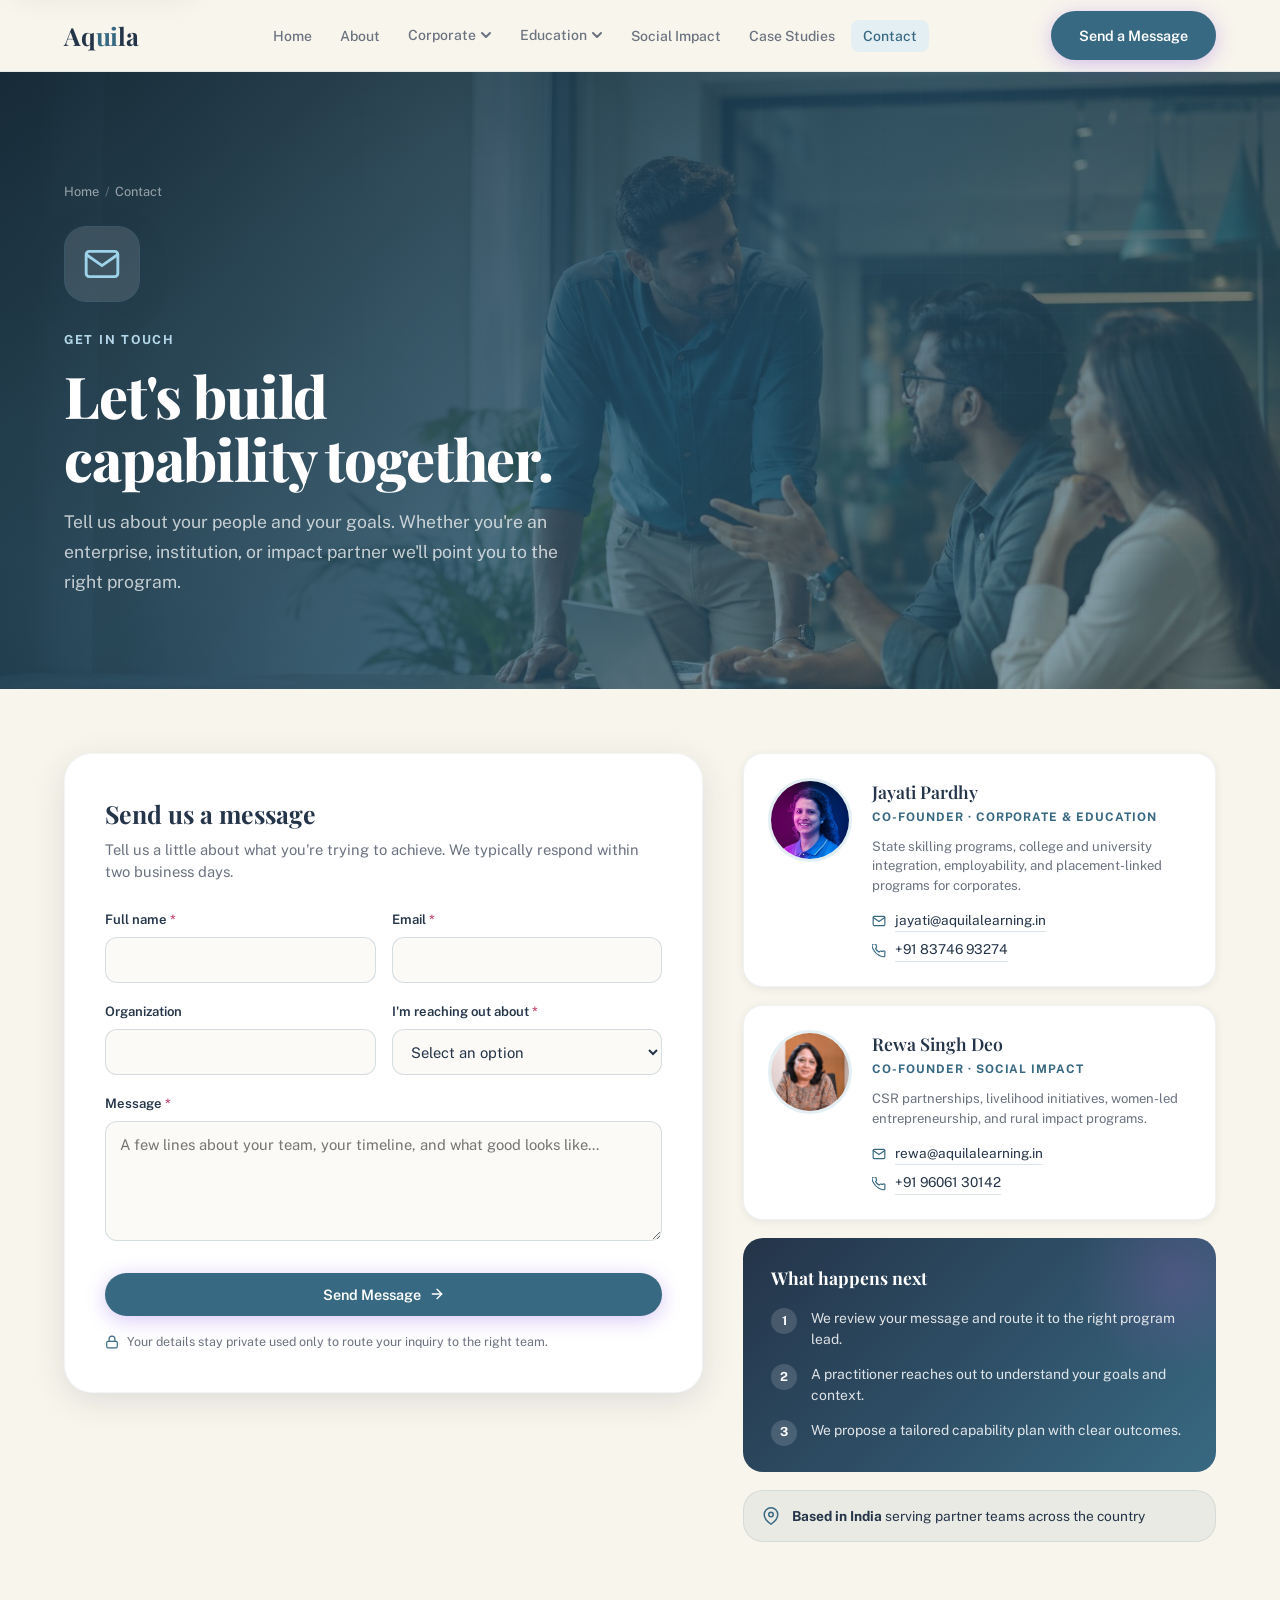
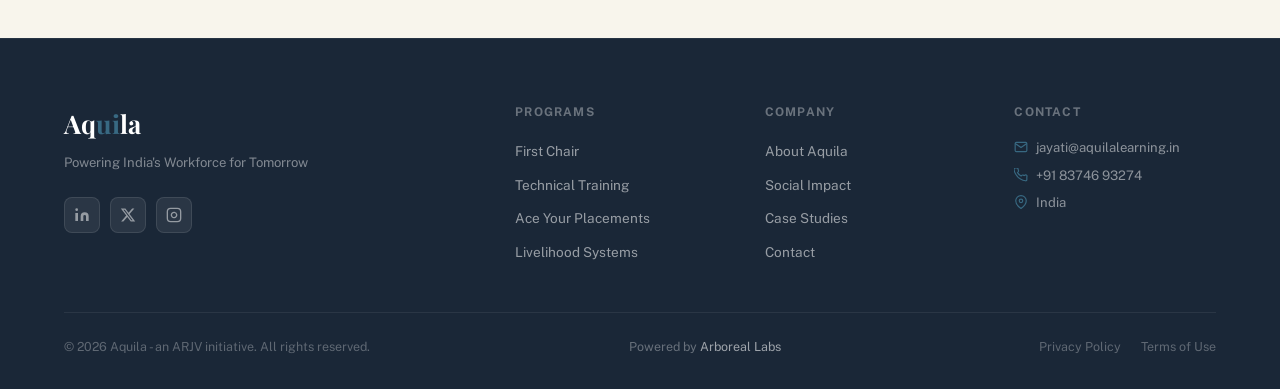
<file: contact.html>
<!DOCTYPE html>
<html lang="en">
<head>
  <meta charset="UTF-8" />
  <meta name="viewport" content="width=device-width, initial-scale=1.0" />
  <title>Contact Aquila | Workforce Training &amp; Capability Programs</title>
  <meta name="description" content="Contact Aquila to discuss workforce capability building, leadership development, technical training, POSH training, college placement readiness, cyberbullying workshops, and social impact partnerships in India." />
  <link rel="canonical" href="https://www.aquilalearning.in/contact.html" />
  <link rel="alternate" hreflang="en-IN" href="https://www.aquilalearning.in/contact.html" />
  <link rel="alternate" hreflang="x-default" href="https://www.aquilalearning.in/contact.html" />
  <meta name="robots" content="index, follow, max-image-preview:large" />
  <meta name="author" content="Aquila" />
  <meta name="geo.region" content="IN" />
  <meta name="geo.placename" content="India" />
  <meta name="theme-color" content="#386982" />
  <meta property="og:site_name" content="Aquila" />
  <meta property="og:title" content="Contact Aquila | Workforce Training &amp; Capability Programs" />
  <meta property="og:description" content="Contact Aquila to discuss workforce capability building, leadership development, technical training, POSH training, college placement readiness, cyberbullying workshops, and social impact partnerships in India." />
  <meta property="og:type" content="website" />
  <meta property="og:url" content="https://www.aquilalearning.in/contact.html" />
  <meta property="og:locale" content="en_IN" />
  <meta name="twitter:card" content="summary" />
  <meta name="twitter:title" content="Contact Aquila | Workforce Training &amp; Capability Programs" />
  <meta name="twitter:description" content="Contact Aquila to discuss workforce capability building, leadership development, technical training, POSH training, college placement readiness, cyberbullying workshops, and social impact partnerships in India." />

  <link rel="preconnect" href="https://fonts.googleapis.com" />
  <link rel="preconnect" href="https://fonts.gstatic.com" crossorigin />
  <link href="https://fonts.googleapis.com/css2?family=Playfair+Display:ital,wght@0,400;0,600;0,700;0,800;1,400;1,600&family=Public+Sans:wght@300;400;500;600;700&display=swap" rel="stylesheet" />
  <link rel="icon" href="favicon.svg" type="image/svg+xml" />
  <link rel="stylesheet" href="styles.css" />
  <style>
    :root { --accent: #386982; --accent-soft: #E4EFF4; }

    /* Cinematic header dark teal gradient over photo */
    .page-header {
      background:
        linear-gradient(135deg, rgba(18,38,52,0.92) 0%, rgba(36,78,104,0.78) 50%, rgba(56,105,130,0.48) 100%),
        url('assets/headers/contact.jpg') center/cover no-repeat;
      padding-bottom: clamp(40px, 6vw, 64px);
    }
    .page-header::before {
      content: ''; position: absolute; inset: 0; z-index: 1;
      background-image:
        linear-gradient(rgba(56,105,130,0.10) 1px, transparent 1px),
        linear-gradient(90deg, rgba(56,105,130,0.10) 1px, transparent 1px);
      background-size: 40px 40px;
      -webkit-mask: radial-gradient(circle at 75% 30%, #000 0%, transparent 60%);
              mask: radial-gradient(circle at 75% 30%, #000 0%, transparent 60%);
    }
    .page-header .ph-eyebrow { color: #b3d7e8; }
    .page-header .ph-title { color: #fff; }
    .page-header .ph-sub { color: rgba(255,255,255,0.72); }
    .page-header .ph-icon { background: rgba(255,255,255,0.12); color: #9dd3eb; backdrop-filter: blur(8px); border: 1px solid rgba(56,105,130,0.3); }
    .crumb, .crumb a { color: rgba(255,255,255,0.55); }
    .crumb span { color: rgba(255,255,255,0.3); }

    /* Layout */
    .contact-grid { display: grid; grid-template-columns: 1.15fr 0.85fr; gap: 40px; align-items: start; }
    .contact-side { display: grid; gap: 18px; }

    /* Form card */
    .form-card { background: var(--white); border-radius: var(--radius-lg); padding: 40px; box-shadow: var(--shadow-md); border: 1px solid rgba(56,105,130,0.06); }
    .form-card h2 { font-family: var(--font-head); font-size: 1.55rem; color: var(--space); margin: 0 0 6px; font-weight: 700; }
    .form-card .form-sub { color: var(--slate); font-size: 0.92rem; margin: 0 0 26px; line-height: 1.5; }
    .field { margin-bottom: 18px; }
    .field label { display: block; font-size: 0.82rem; font-weight: 600; color: var(--space); margin-bottom: 7px; }
    .field .req { color: #c2466e; }
    .field input, .field select, .field textarea {
      width: 100%; font-family: inherit; font-size: 0.92rem; color: var(--space);
      padding: 12px 14px; border: 1.5px solid rgba(56,105,130,0.2); border-radius: 12px;
      background: #fbfaf6; transition: border-color 0.2s, box-shadow 0.2s, background 0.2s; min-height: 46px;
    }
    .field input:hover, .field select:hover, .field textarea:hover { border-color: rgba(56,105,130,0.4); }
    .field textarea { min-height: 120px; resize: vertical; line-height: 1.5; }
    .field input:focus, .field select:focus, .field textarea:focus {
      outline: none; border-color: var(--accent); background: #fff;
      box-shadow: 0 0 0 3px color-mix(in srgb, var(--accent) 18%, transparent);
    }
    .field-row { display: grid; grid-template-columns: 1fr 1fr; gap: 16px; }
    .form-actions { margin-top: 24px; }
    .form-actions .btn { width: 100%; justify-content: center; }
    .form-meta { display: flex; align-items: center; gap: 8px; margin-top: 16px; font-size: 0.78rem; color: var(--slate); }
    .form-meta svg { width: 14px; height: 14px; color: var(--accent); flex-shrink: 0; }
    .form-status {
      margin-top: 18px; padding: 14px 16px; border-radius: 12px;
      background: var(--accent-soft); color: var(--space); font-size: 0.88rem; line-height: 1.5;
      border-left: 3px solid var(--accent);
    }
    .form-status.error { background: #FDECEC; border-left-color: #C0392B; color: #57231E; }

    /* Founder cards combines person info + routing focus */
    .founder-card {
      display: grid; grid-template-columns: 84px 1fr; gap: 20px;
      background: var(--white); border-radius: var(--radius-md);
      padding: 24px; box-shadow: var(--shadow-sm);
      border: 1px solid rgba(56,105,130,0.08);
      transition: transform 0.25s ease, box-shadow 0.25s ease, border-color 0.25s ease;
    }
    .founder-card:hover { transform: translateY(-2px); box-shadow: var(--shadow-md); border-color: rgba(56,105,130,0.18); }
    .founder-avatar { width: 84px; height: 84px; border-radius: 50%; overflow: hidden; border: 3px solid var(--accent-soft); background: var(--accent-soft); flex-shrink: 0; }
    .founder-avatar img { width: 100%; height: 100%; object-fit: cover; display: block; }
    .founder-name { font-family: var(--font-head); font-size: 1.1rem; color: var(--space); margin: 0 0 2px; font-weight: 600; }
    .founder-title { font-size: 0.74rem; font-weight: 700; color: var(--accent); text-transform: uppercase; letter-spacing: 0.08em; margin: 0 0 10px; }
    .founder-focus { font-size: 0.82rem; color: var(--slate); line-height: 1.5; margin: 0 0 14px; }
    .founder-contacts { list-style: none; padding: 0; margin: 0; display: grid; gap: 7px; }
    .founder-contacts li { display: flex; gap: 9px; align-items: center; font-size: 0.85rem; color: var(--space); }
    .founder-contacts svg { width: 14px; height: 14px; color: var(--accent); flex-shrink: 0; }
    .founder-contacts a { color: inherit; text-decoration: none; border-bottom: 1px solid rgba(56,105,130,0.18); transition: color 0.2s, border-color 0.2s; }
    .founder-contacts a:hover { color: var(--accent); border-bottom-color: var(--accent); }

    /* What happens next panel */
    .next-panel { background: linear-gradient(135deg, #243449, #386982); color: #fff; border-radius: var(--radius-md); padding: 26px 28px; position: relative; overflow: hidden; }
    .next-panel::before {
      content: ''; position: absolute; top: -60px; right: -60px; width: 200px; height: 200px;
      background: radial-gradient(circle, rgba(155,92,184,0.25) 0%, transparent 70%); border-radius: 50%;
    }
    .next-panel h4 { font-family: var(--font-head); font-size: 1.1rem; margin: 0 0 16px; position: relative; z-index: 1; }
    .next-panel ol { list-style: none; counter-reset: n; display: grid; gap: 14px; padding: 0; margin: 0; position: relative; z-index: 1; }
    .next-panel li { counter-increment: n; display: flex; gap: 14px; align-items: flex-start; font-size: 0.87rem; color: rgba(255,255,255,0.85); line-height: 1.5; }
    .next-panel li::before { content: counter(n); flex-shrink: 0; width: 26px; height: 26px; border-radius: 50%; background: rgba(255,255,255,0.15); display: flex; align-items: center; justify-content: center; font-weight: 700; font-size: 0.78rem; color: #fff; }

    /* Location chip */
    .location-chip {
      display: flex; align-items: center; gap: 12px;
      background: rgba(56,105,130,0.07); border: 1px solid rgba(56,105,130,0.12);
      border-radius: var(--radius-md); padding: 14px 18px; font-size: 0.86rem; color: var(--space);
    }
    .location-chip svg { width: 18px; height: 18px; color: var(--accent); flex-shrink: 0; }
    .location-chip strong { font-weight: 700; }

    @media (max-width: 1024px) {
      .contact-grid { grid-template-columns: 1fr; gap: 28px; }
      .form-card { padding: 32px 28px; }
    }
    @media (max-width: 768px) {
      .field-row { grid-template-columns: 1fr; }
      .founder-card { grid-template-columns: 1fr; text-align: center; gap: 14px; padding: 26px 22px; }
      .founder-avatar { margin: 0 auto; }
      .founder-contacts li { justify-content: center; }
    }
  </style>
  <script type="application/ld+json">
{
  "@context": "https://schema.org",
  "@graph": [
    {
      "@type": "ContactPage",
      "@id": "https://www.aquilalearning.in/contact.html#webpage",
      "url": "https://www.aquilalearning.in/contact.html",
      "name": "Contact Aquila",
      "headline": "Contact Aquila | Workforce Training & Capability Programs",
      "description": "Contact Aquila to discuss workforce capability building, leadership development, technical training, POSH training, college placement readiness, cyberbullying workshops, and social impact partnerships in India.",
      "isPartOf": {
        "@id": "https://www.aquilalearning.in/#website"
      },
      "about": {
        "@id": "https://www.aquilalearning.in/#organization"
      },
      "publisher": {
        "@id": "https://www.aquilalearning.in/#organization"
      },
      "image": "https://www.aquilalearning.in/assets/headers/contact.jpg",
      "primaryImageOfPage": {
        "@type": "ImageObject",
        "url": "https://www.aquilalearning.in/assets/headers/contact.jpg"
      },
      "inLanguage": "en-IN"
    },
    {
      "@type": "BreadcrumbList",
      "@id": "https://www.aquilalearning.in/contact.html#breadcrumb",
      "itemListElement": [
        {
          "@type": "ListItem",
          "position": 1,
          "name": "Home",
          "item": "https://www.aquilalearning.in/"
        },
        {
          "@type": "ListItem",
          "position": 2,
          "name": "Contact",
          "item": "https://www.aquilalearning.in/contact.html"
        }
      ]
    }
  ]
}
  </script>
</head>
<body>

  <a class="skip-link" href="#main">Skip to main content</a>

  <nav class="nav" id="navbar" role="navigation" aria-label="Main navigation">
    <div class="nav-inner">
      <a href="index.html" class="nav-logo" aria-label="Aquila home">Aq<span>ui</span>la</a>
      <ul class="nav-links" role="list">
        <li><a href="index.html">Home</a></li>
        <li><a href="about.html">About</a></li>
        <li class="nav-has-dropdown">
          <a tabindex="0">Corporate <svg class="chev" width="12" height="12" viewBox="0 0 12 12" fill="none" stroke="currentColor" stroke-width="2" stroke-linecap="round" stroke-linejoin="round" aria-hidden="true"><polyline points="2,4 6,8 10,4"/></svg></a>
          <ul class="nav-dropdown">
            <li><a href="first-chair.html">First Chair</a></li>
            <li><a href="technical-training.html">Technical Training</a></li>
            <li><a href="posh.html">POSH Training</a></li>
          </ul>
        </li>
        <li class="nav-has-dropdown">
          <a tabindex="0">Education <svg class="chev" width="12" height="12" viewBox="0 0 12 12" fill="none" stroke="currentColor" stroke-width="2" stroke-linecap="round" stroke-linejoin="round" aria-hidden="true"><polyline points="2,4 6,8 10,4"/></svg></a>
          <ul class="nav-dropdown">
            <li><a href="colleges.html">Colleges</a></li>
            <li><a href="cyberbullying.html">Cyberbullying Awareness</a></li>
          </ul>
        </li>
        <li><a href="social-impact.html">Social Impact</a></li>
        <li><a href="case-studies.html">Case Studies</a></li>
        <li><a href="contact.html" class="active">Contact</a></li>
      </ul>
      <a href="#contactForm" class="btn btn-primary nav-cta">Send a Message</a>
      <button class="hamburger" id="hamburgerBtn" aria-label="Toggle mobile menu" aria-expanded="false" aria-controls="mobileMenu"><span></span><span></span><span></span></button>
    </div>
  </nav>
  <div class="mobile-menu" id="mobileMenu" aria-hidden="true">
    <ul>
      <li><a href="index.html">Home</a></li>
      <li><a href="about.html">About</a></li>
      <li><a tabindex="0">Corporate</a></li>
      <li class="mm-sub"><a href="first-chair.html">First Chair</a></li>
      <li class="mm-sub"><a href="technical-training.html">Technical Training</a></li>
      <li class="mm-sub"><a href="posh.html">POSH Training</a></li>
      <li><a tabindex="0">Education</a></li>
      <li class="mm-sub"><a href="colleges.html">Colleges</a></li>
      <li class="mm-sub"><a href="cyberbullying.html">Cyberbullying Awareness</a></li>
      <li><a href="social-impact.html">Social Impact</a></li>
      <li><a href="case-studies.html">Case Studies</a></li>
      <li><a href="contact.html">Contact</a></li>
    </ul>
    <a href="#contactForm" class="btn btn-primary" style="width:100%;justify-content:center;">Send a Message</a>
  </div>

  <header class="page-header" id="main" tabindex="-1">
    <div class="container">
      <p class="crumb"><a href="index.html">Home</a><span>/</span>Contact</p>
      <div class="ph-icon" aria-hidden="true">
        <svg viewBox="0 0 24 24" fill="none" stroke="currentColor" stroke-width="1.8"><path d="M4 4h16c1.1 0 2 .9 2 2v12c0 1.1-.9 2-2 2H4c-1.1 0-2-.9-2-2V6c0-1.1.9-2 2-2z"/><polyline points="22,6 12,13 2,6"/></svg>
      </div>
      <p class="ph-eyebrow">Get in Touch</p>
      <h1 class="ph-title">Let's build capability together.</h1>
      <p class="ph-sub">Tell us about your people and your goals. Whether you're an enterprise, institution, or impact partner we'll point you to the right program.</p>
    </div>
  </header>

  <section style="padding-top:64px;">
    <div class="container">
      <div class="contact-grid">

        <!-- FORM -->
        <div class="form-card fade-in">
          <h2>Send us a message</h2>
          <p class="form-sub">Tell us a little about what you're trying to achieve. We typically respond within two business days.</p>
          <form id="contactForm" action="https://formsubmit.co/ajax/rewa@aquilalearning.in" method="POST" novalidate>
            <input type="hidden" name="_cc" value="jayati@aquilalearning.in">
            <input type="hidden" name="_subject" value="New inquiry from the Aquila website">
            <input type="hidden" name="_template" value="table">
            <input type="text" name="_honey" tabindex="-1" autocomplete="off" style="position:absolute;left:-9999px;width:1px;height:1px;opacity:0;" aria-hidden="true">
            <div class="field-row">
              <div class="field">
                <label for="name">Full name <span class="req">*</span></label>
                <input type="text" id="name" name="name" autocomplete="name" required />
              </div>
              <div class="field">
                <label for="email">Email <span class="req">*</span></label>
                <input type="email" id="email" name="email" autocomplete="email" required />
              </div>
            </div>
            <div class="field-row">
              <div class="field">
                <label for="org">Organization</label>
                <input type="text" id="org" name="org" autocomplete="organization" />
              </div>
              <div class="field">
                <label for="inquiry">I'm reaching out about <span class="req">*</span></label>
                <select id="inquiry" name="inquiry" required>
                  <option value="" selected disabled>Select an option</option>
                  <option value="corporates">Corporate capability</option>
                  <option value="institutions">Education &amp; placements</option>
                  <option value="social">Social impact &amp; livelihoods</option>
                  <option value="partnership">Ecosystem partnership</option>
                  <option value="other">Something else</option>
                </select>
              </div>
            </div>
            <div class="field" style="margin-bottom:0;">
              <label for="message">Message <span class="req">*</span></label>
              <textarea id="message" name="message" placeholder="A few lines about your team, your timeline, and what good looks like…" required></textarea>
            </div>
            <div class="form-actions">
              <button type="submit" class="btn btn-primary">
                Send Message
                <svg width="16" height="16" viewBox="0 0 24 24" fill="none" stroke="currentColor" stroke-width="2" stroke-linecap="round" stroke-linejoin="round" aria-hidden="true"><line x1="5" y1="12" x2="19" y2="12"/><polyline points="12 5 19 12 12 19"/></svg>
              </button>
            </div>
            <div class="form-meta">
              <svg viewBox="0 0 24 24" fill="none" stroke="currentColor" stroke-width="2" stroke-linecap="round" stroke-linejoin="round" aria-hidden="true"><rect x="3" y="11" width="18" height="11" rx="2"/><path d="M7 11V7a5 5 0 0 1 10 0v4"/></svg>
              <span>Your details stay private used only to route your inquiry to the right team.</span>
            </div>
            <div class="form-status" id="formStatus" role="status" aria-live="polite" tabindex="-1" hidden></div>
          </form>
        </div>

        <!-- DETAILS -->
        <aside class="contact-side fade-in delay-1">

          <div class="founder-card">
            <div class="founder-avatar" aria-hidden="true"><img src="assets/people/jayati-pardhy.jpg" alt="" loading="lazy" decoding="async"></div>
            <div>
              <h3 class="founder-name">Jayati Pardhy</h3>
              <p class="founder-title">Co-Founder · Corporate &amp; Education</p>
              <p class="founder-focus">State skilling programs, college and university integration, employability, and placement-linked programs for corporates.</p>
              <ul class="founder-contacts">
                <li><svg viewBox="0 0 24 24" fill="none" stroke="currentColor" stroke-width="2" stroke-linecap="round" stroke-linejoin="round" aria-hidden="true"><path d="M4 4h16c1.1 0 2 .9 2 2v12c0 1.1-.9 2-2 2H4c-1.1 0-2-.9-2-2V6c0-1.1.9-2 2-2z"/><polyline points="22,6 12,13 2,6"/></svg><a href="mailto:jayati@aquilalearning.in">jayati@aquilalearning.in</a></li>
                <li><svg viewBox="0 0 24 24" fill="none" stroke="currentColor" stroke-width="2" stroke-linecap="round" stroke-linejoin="round" aria-hidden="true"><path d="M22 16.92v3a2 2 0 0 1-2.18 2 19.79 19.79 0 0 1-8.63-3.07A19.5 19.5 0 0 1 3.07 10.8a19.79 19.79 0 0 1-3.07-8.67A2 2 0 0 1 2 0h3a2 2 0 0 1 2 1.72c.13.96.36 1.9.7 2.81a2 2 0 0 1-.45 2.11L6.09 7.91a16 16 0 0 0 6 6l1.27-1.27a2 2 0 0 1 2.11-.45c.91.34 1.85.57 2.81.7A2 2 0 0 1 22 14.92z"/></svg><a href="tel:+918374693274">+91 83746 93274</a></li>
              </ul>
            </div>
          </div>

          <div class="founder-card">
            <div class="founder-avatar" aria-hidden="true"><img src="assets/people/rewa-singh-deo.png" alt="" loading="lazy" decoding="async"></div>
            <div>
              <h3 class="founder-name">Rewa Singh Deo</h3>
              <p class="founder-title">Co-Founder · Social Impact</p>
              <p class="founder-focus">CSR partnerships, livelihood initiatives, women-led entrepreneurship, and rural impact programs.</p>
              <ul class="founder-contacts">
                <li><svg viewBox="0 0 24 24" fill="none" stroke="currentColor" stroke-width="2" stroke-linecap="round" stroke-linejoin="round" aria-hidden="true"><path d="M4 4h16c1.1 0 2 .9 2 2v12c0 1.1-.9 2-2 2H4c-1.1 0-2-.9-2-2V6c0-1.1.9-2 2-2z"/><polyline points="22,6 12,13 2,6"/></svg><a href="mailto:rewa@aquilalearning.in">rewa@aquilalearning.in</a></li>
                <li><svg viewBox="0 0 24 24" fill="none" stroke="currentColor" stroke-width="2" stroke-linecap="round" stroke-linejoin="round" aria-hidden="true"><path d="M22 16.92v3a2 2 0 0 1-2.18 2 19.79 19.79 0 0 1-8.63-3.07A19.5 19.5 0 0 1 3.07 10.8a19.79 19.79 0 0 1-3.07-8.67A2 2 0 0 1 2 0h3a2 2 0 0 1 2 1.72c.13.96.36 1.9.7 2.81a2 2 0 0 1-.45 2.11L6.09 7.91a16 16 0 0 0 6 6l1.27-1.27a2 2 0 0 1 2.11-.45c.91.34 1.85.57 2.81.7A2 2 0 0 1 22 14.92z"/></svg><a href="tel:+919606130142">+91 96061 30142</a></li>
              </ul>
            </div>
          </div>

          <div class="next-panel">
            <h4>What happens next</h4>
            <ol>
              <li>We review your message and route it to the right program lead.</li>
              <li>A practitioner reaches out to understand your goals and context.</li>
              <li>We propose a tailored capability plan with clear outcomes.</li>
            </ol>
          </div>

          <div class="location-chip">
            <svg viewBox="0 0 24 24" fill="none" stroke="currentColor" stroke-width="2" stroke-linecap="round" stroke-linejoin="round" aria-hidden="true"><path d="M21 10c0 7-9 13-9 13s-9-6-9-13a9 9 0 0 1 18 0z"/><circle cx="12" cy="10" r="3"/></svg>
            <span><strong>Based in India</strong> serving partner teams across the country</span>
          </div>

        </aside>

      </div>
    </div>
  </section>

  <footer class="footer">
    <div class="container">
      <div class="footer-top">
        <div>
          <div class="footer-brand-logo">Aq<span>ui</span>la</div>
          <p class="footer-tagline">Powering India's Workforce for Tomorrow</p>
          <div class="footer-social" aria-label="Social media links">
            <a href="#" class="social-icon" aria-label="LinkedIn"><svg viewBox="0 0 24 24" fill="currentColor"><path d="M16 8a6 6 0 016 6v7h-4v-7a2 2 0 00-2-2 2 2 0 00-2 2v7h-4v-7a6 6 0 016-6zM2 9h4v12H2z"/><circle cx="4" cy="4" r="2"/></svg></a>
            <a href="#" class="social-icon" aria-label="Twitter"><svg viewBox="0 0 24 24" fill="currentColor"><path d="M18.244 2.25h3.308l-7.227 8.26 8.502 11.24H16.17l-5.214-6.817L4.99 21.75H1.68l7.73-8.835L1.254 2.25H8.08l4.713 6.231zm-1.161 17.52h1.833L7.084 4.126H5.117z"/></svg></a>
            <a href="#" class="social-icon" aria-label="Instagram"><svg viewBox="0 0 24 24" fill="none" stroke="currentColor" stroke-width="2"><rect x="2" y="2" width="20" height="20" rx="5"/><path d="M16 11.37A4 4 0 1112.63 8 4 4 0 0116 11.37z"/><line x1="17.5" y1="6.5" x2="17.51" y2="6.5"/></svg></a>
          </div>
        </div>
        <div>
          <h3 class="footer-col-title">Programs</h3>
          <ul class="footer-links">
            <li><a href="first-chair.html">First Chair</a></li>
            <li><a href="technical-training.html">Technical Training</a></li>
            <li><a href="colleges.html">Ace Your Placements</a></li>
            <li><a href="social-impact.html">Livelihood Systems</a></li>
          </ul>
        </div>
        <div>
          <h3 class="footer-col-title">Company</h3>
          <ul class="footer-links">
            <li><a href="about.html">About Aquila</a></li>
            <li><a href="social-impact.html">Social Impact</a></li>
            <li><a href="case-studies.html">Case Studies</a></li>
            <li><a href="contact.html">Contact</a></li>
          </ul>
        </div>
        <div>
          <h3 class="footer-col-title">Contact</h3>
          <div class="footer-contact-item"><svg viewBox="0 0 24 24" fill="none" stroke="currentColor" stroke-width="2"><path d="M4 4h16c1.1 0 2 .9 2 2v12c0 1.1-.9 2-2 2H4c-1.1 0-2-.9-2-2V6c0-1.1.9-2 2-2z"/><polyline points="22,6 12,13 2,6"/></svg>jayati@aquilalearning.in</div>
          <div class="footer-contact-item"><svg viewBox="0 0 24 24" fill="none" stroke="currentColor" stroke-width="2"><path d="M22 16.92v3a2 2 0 01-2.18 2 19.79 19.79 0 01-8.63-3.07A19.5 19.5 0 013.07 10.8a19.79 19.79 0 01-3.07-8.67A2 2 0 012 0h3a2 2 0 012 1.72c.127.96.361 1.903.7 2.81a2 2 0 01-.45 2.11L6.09 7.91a16 16 0 006 6l1.27-1.27a2 2 0 012.11-.45c.907.339 1.85.573 2.81.7A2 2 0 0122 14.92z"/></svg>+91 83746 93274</div>
          <div class="footer-contact-item"><svg viewBox="0 0 24 24" fill="none" stroke="currentColor" stroke-width="2"><path d="M21 10c0 7-9 13-9 13s-9-6-9-13a9 9 0 0118 0z"/><circle cx="12" cy="10" r="3"/></svg>India</div>
        </div>
      </div>
      <div class="footer-bottom">
        <p class="footer-copyright">&copy; 2026 Aquila - an ARJV initiative. All rights reserved.</p>
        <p class="footer-credit">Powered by <a href="https://www.arboreallabs.com/" target="_blank" rel="noopener">Arboreal Labs</a></p>
        <nav class="footer-legal" aria-label="Legal links"><a href="#">Privacy Policy</a><a href="#">Terms of Use</a></nav>
      </div>
    </div>
  </footer>

  <script src="app.js"></script>
</body>
</html>
</file>
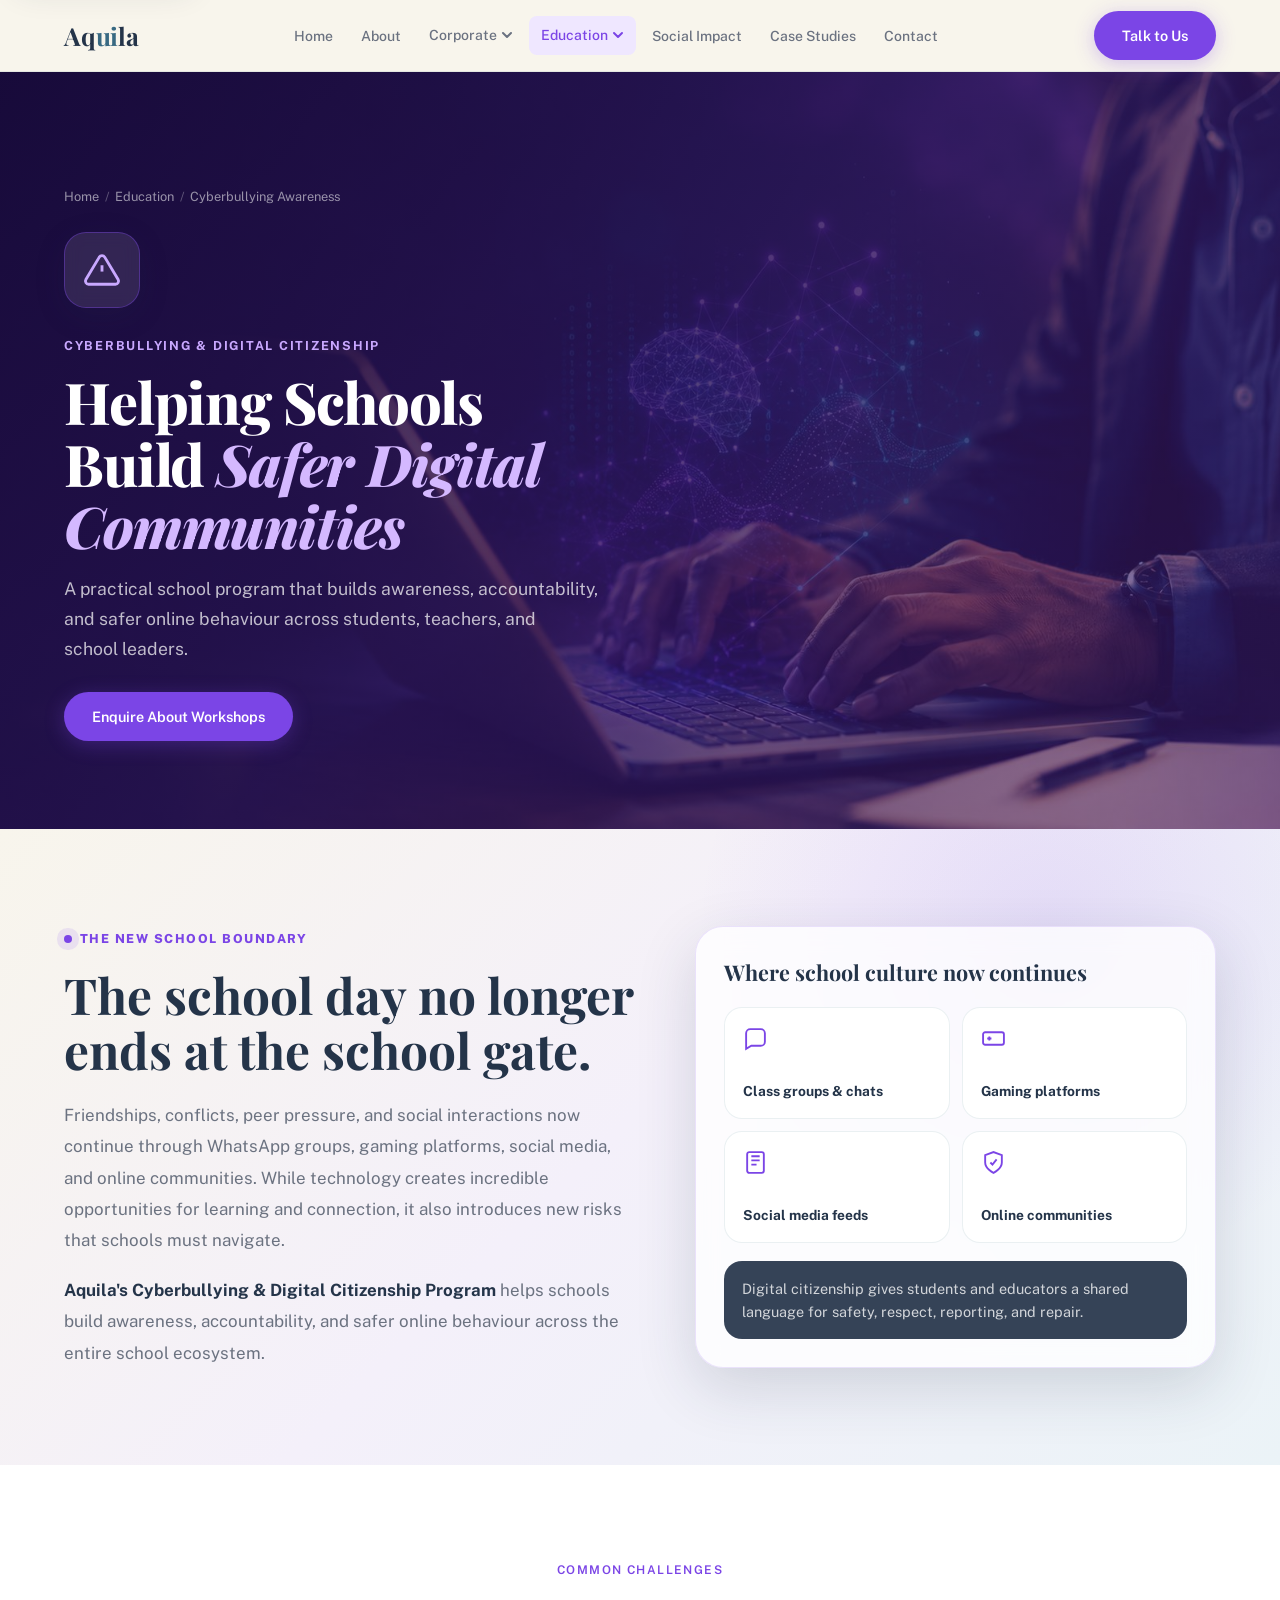
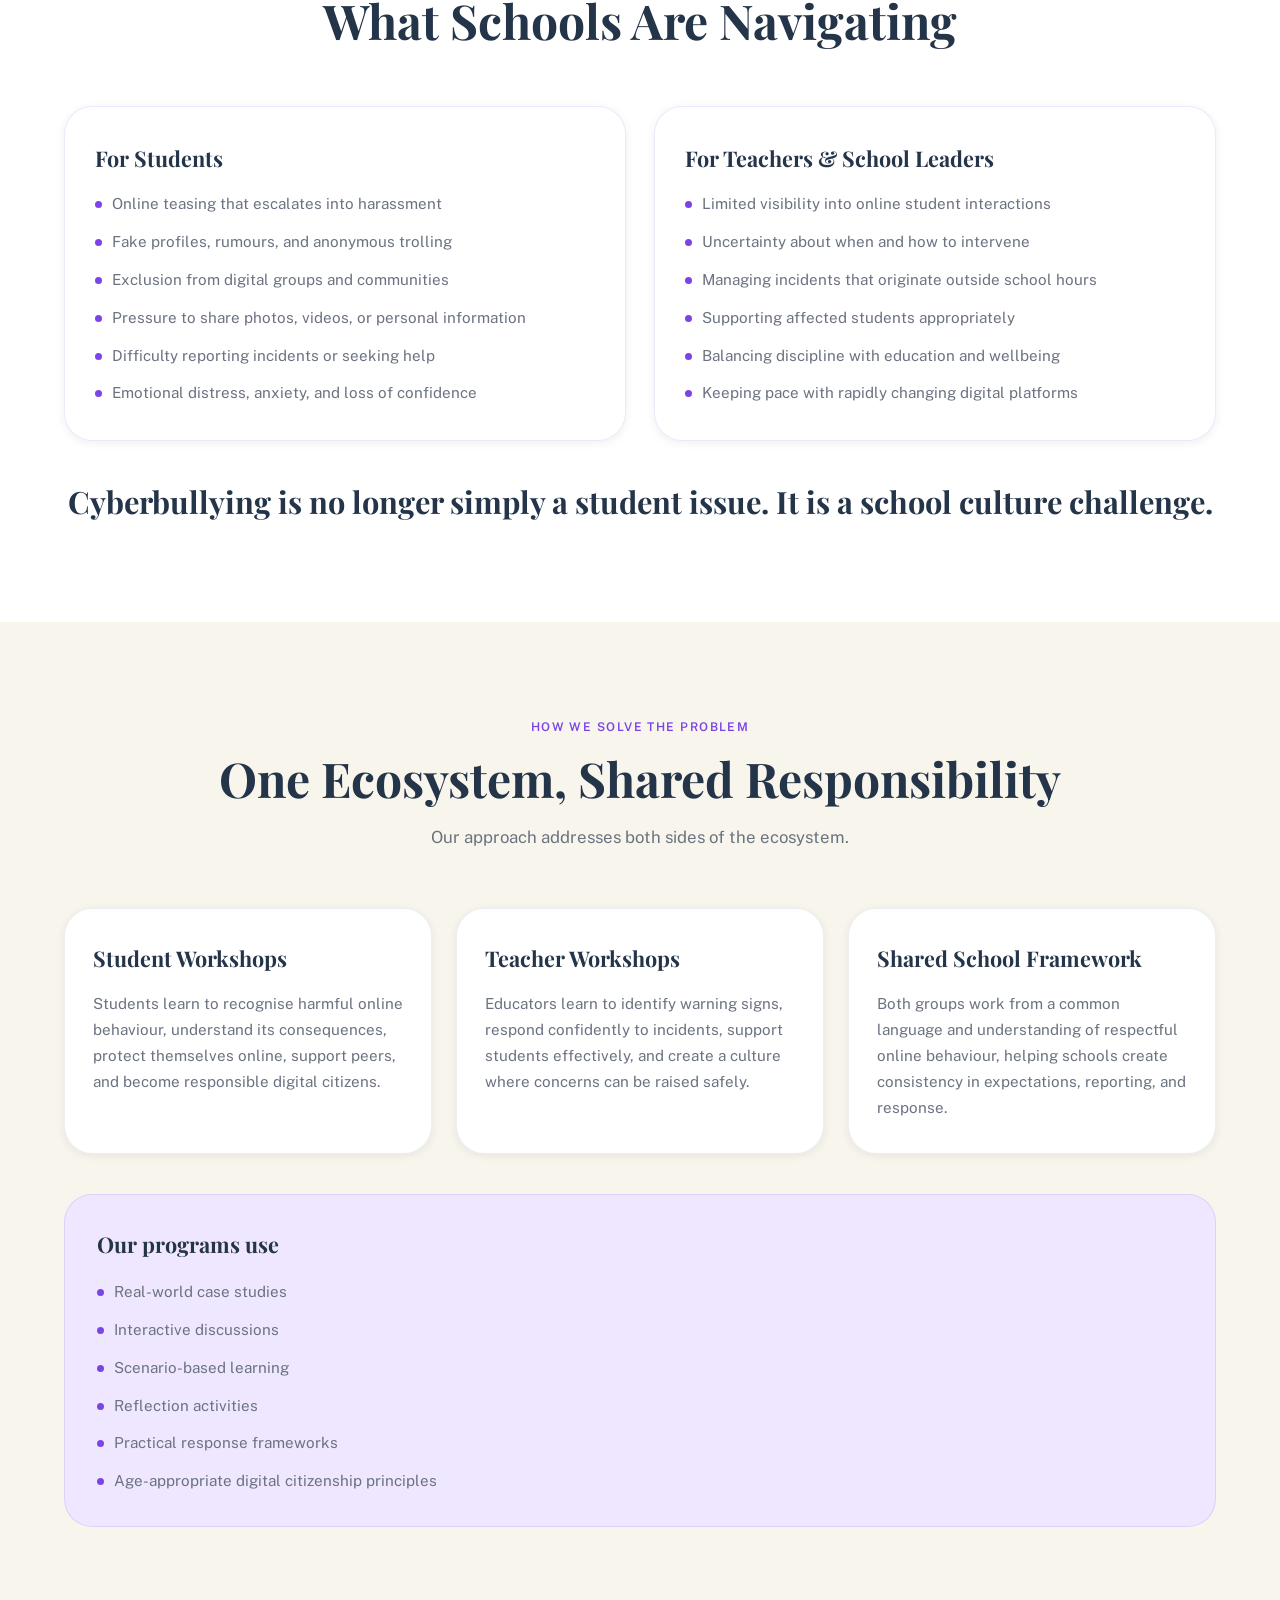
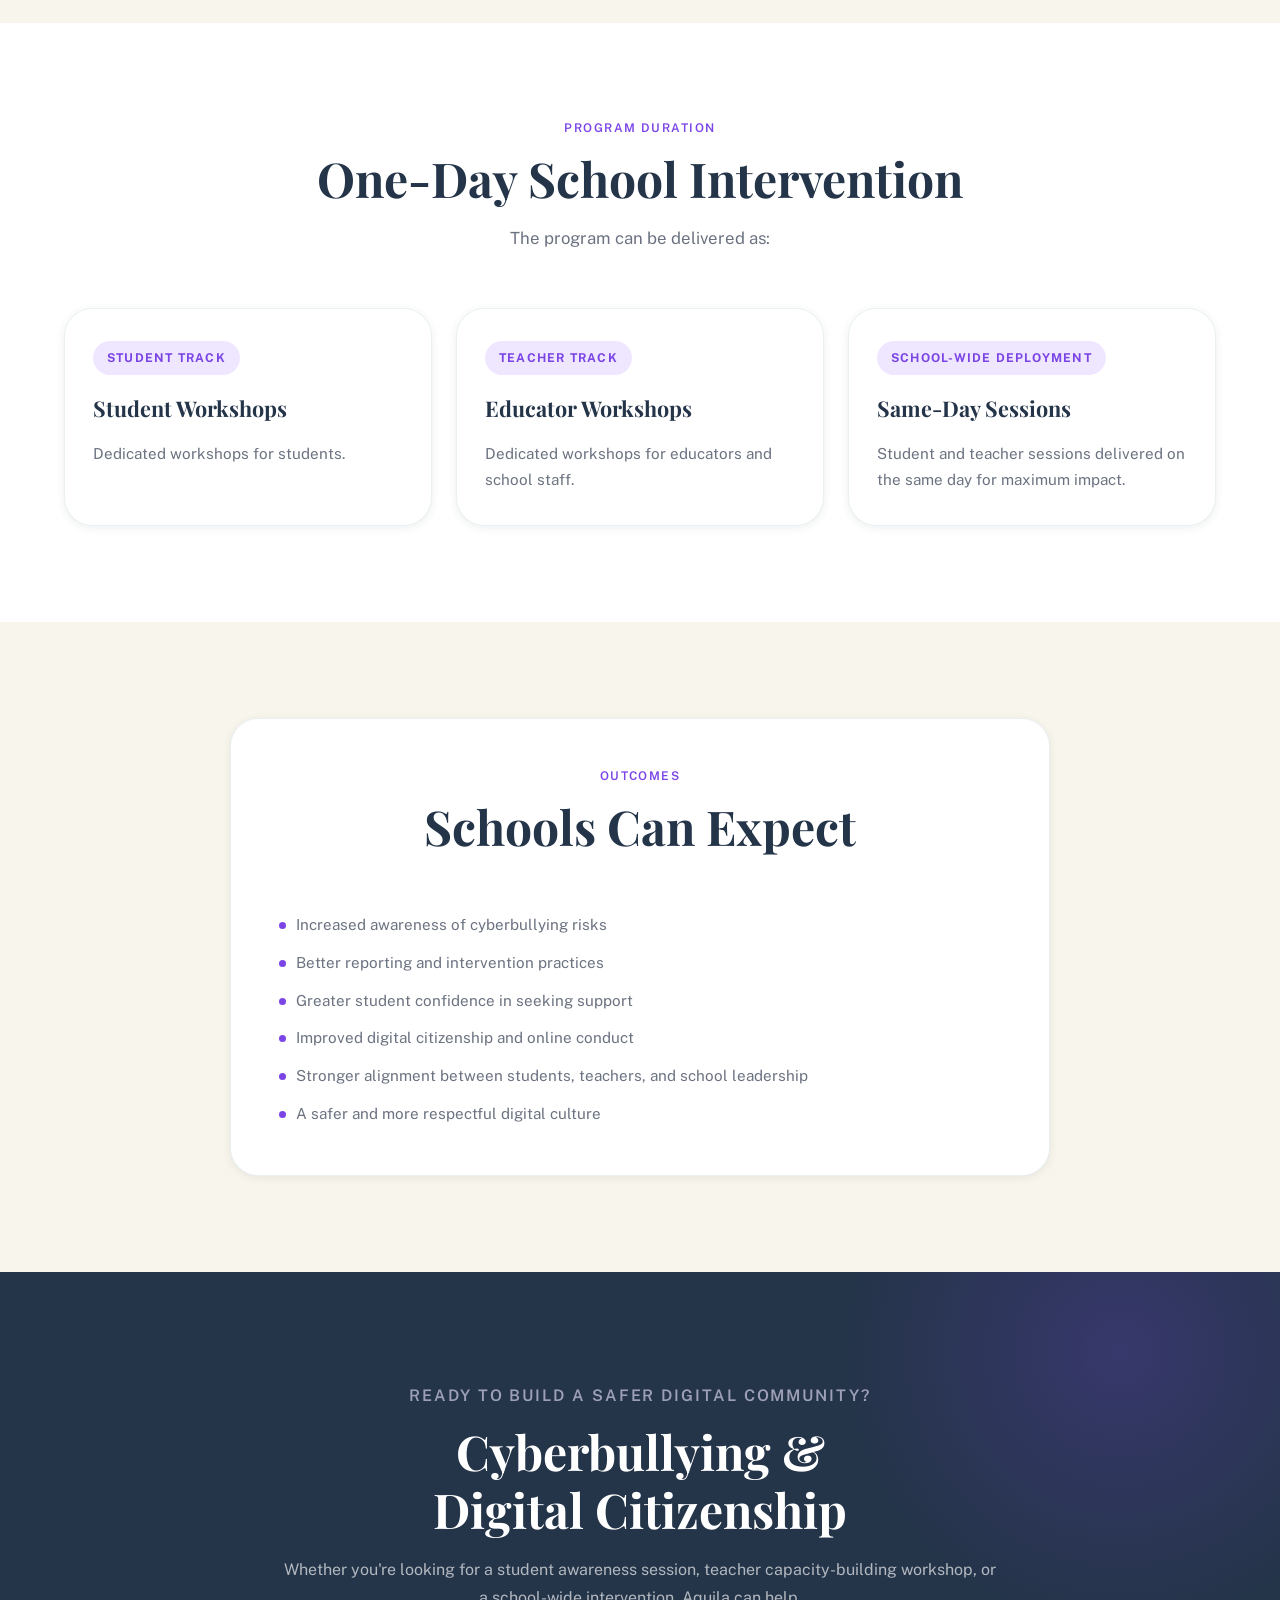
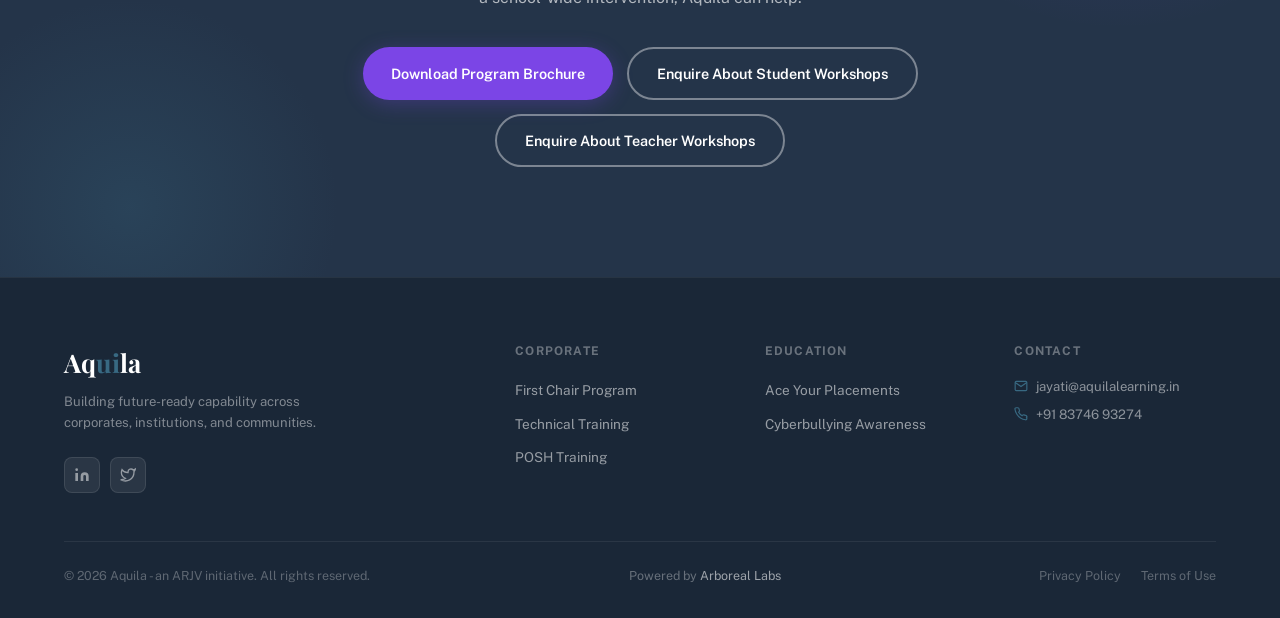
<file: cyberbullying.html>
<!DOCTYPE html>
<html lang="en">
<head>
  <meta charset="UTF-8" />
  <meta name="viewport" content="width=device-width, initial-scale=1.0" />
  <title>Cyberbullying &amp; Digital Citizenship Program for Schools</title>
  <meta name="description" content="Aquila's Cyberbullying and Digital Citizenship Program helps schools build safer digital communities through student workshops, teacher training, reporting awareness, response frameworks, and responsible online behaviour." />
  <link rel="canonical" href="https://www.aquilalearning.in/cyberbullying.html" />
  <link rel="alternate" hreflang="en-IN" href="https://www.aquilalearning.in/cyberbullying.html" />
  <link rel="alternate" hreflang="x-default" href="https://www.aquilalearning.in/cyberbullying.html" />
  <meta name="robots" content="index, follow, max-image-preview:large" />
  <meta name="author" content="Aquila" />
  <meta name="geo.region" content="IN" />
  <meta name="geo.placename" content="India" />
  <meta name="theme-color" content="#386982" />
  <meta property="og:site_name" content="Aquila" />
  <meta property="og:title" content="Cyberbullying &amp; Digital Citizenship Program for Schools" />
  <meta property="og:description" content="Aquila's Cyberbullying and Digital Citizenship Program helps schools build safer digital communities through student workshops, teacher training, reporting awareness, response frameworks, and responsible online behaviour." />
  <meta property="og:type" content="website" />
  <meta property="og:url" content="https://www.aquilalearning.in/cyberbullying.html" />
  <meta property="og:locale" content="en_IN" />
  <meta name="twitter:card" content="summary" />
  <meta name="twitter:title" content="Cyberbullying &amp; Digital Citizenship Program for Schools" />
  <meta name="twitter:description" content="Aquila's Cyberbullying and Digital Citizenship Program helps schools build safer digital communities through student workshops, teacher training, reporting awareness, response frameworks, and responsible online behaviour." />

  <link rel="preconnect" href="https://fonts.googleapis.com" />
  <link rel="preconnect" href="https://fonts.gstatic.com" crossorigin />
  <link href="https://fonts.googleapis.com/css2?family=Playfair+Display:ital,wght@0,400;0,600;0,700;0,800;1,400;1,600&family=Public+Sans:wght@300;400;500;600;700&display=swap" rel="stylesheet" />
  <link rel="icon" href="favicon.svg" type="image/svg+xml" />
  <link rel="stylesheet" href="styles.css" />
  <style>
    :root { --accent: #7B45E6; --accent-soft: #EFE7FF; }

    .page-header {
      background:
        linear-gradient(135deg, rgba(25,10,60,0.92) 0%, rgba(45,20,90,0.80) 50%, rgba(70,30,120,0.52) 100%),
        url('assets/headers/technical-training.jpg') center/cover no-repeat;
      padding-top: clamp(64px, 9vw, 120px);
    }
    .ph-icon { background: rgba(255,255,255,0.1); color: #c9a8ff; backdrop-filter: blur(8px); border: 1px solid rgba(123,69,230,0.4); }
    .page-header .ph-eyebrow { color: #c9a8ff; }
    .page-header .ph-title { color: #fff; }
    .page-header .ph-title em { color: #d4b8ff; }
    .page-header .ph-sub { color: rgba(255,255,255,0.72); }
    .crumb, .crumb a { color: rgba(255,255,255,0.55); }
    .crumb span { color: rgba(255,255,255,0.3); }

    .dc-opening {
      background:
        radial-gradient(circle at 82% 16%, rgba(123,69,230,0.12) 0%, transparent 30%),
        linear-gradient(135deg, #F8F5EC 0%, #F4F0FA 48%, #EBF3F7 100%);
      position: relative;
      overflow: hidden;
    }
    .dc-opening-grid {
      display: grid;
      grid-template-columns: minmax(0, 1.05fr) minmax(320px, 0.95fr);
      gap: 56px;
      align-items: center;
    }
    .dc-kicker {
      display: inline-flex;
      align-items: center;
      gap: 8px;
      color: var(--accent);
      font-size: 0.78rem;
      font-weight: 800;
      letter-spacing: 0.12em;
      text-transform: uppercase;
      margin-bottom: 18px;
    }
    .dc-kicker::before {
      content: '';
      width: 8px;
      height: 8px;
      border-radius: 50%;
      background: var(--accent);
      box-shadow: 0 0 0 7px rgba(123,69,230,0.11);
    }
    .dc-lead {
      font-family: var(--font-head);
      font-size: clamp(2rem, 4vw, 3.1rem);
      line-height: 1.12;
      color: var(--space);
      max-width: 760px;
      margin-bottom: 22px;
    }
    .dc-copy {
      font-size: 1.06rem;
      line-height: 1.85;
      color: var(--slate);
      max-width: 720px;
    }
    .dc-copy p + p { margin-top: 18px; }
    .dc-copy strong { color: var(--space); }
    .dc-signal-panel {
      background: rgba(255,255,255,0.78);
      border: 1px solid rgba(123,69,230,0.14);
      border-radius: var(--radius-lg);
      box-shadow: var(--shadow-lg);
      padding: 28px;
      backdrop-filter: blur(12px);
    }
    .dc-signal-title {
      font-family: var(--font-head);
      font-size: 1.35rem;
      color: var(--space);
      margin-bottom: 18px;
    }
    .dc-signal-grid {
      display: grid;
      grid-template-columns: repeat(2, 1fr);
      gap: 12px;
    }
    .dc-signal {
      min-height: 112px;
      border-radius: 18px;
      padding: 18px;
      background: var(--white);
      border: 1px solid rgba(56,105,130,0.1);
      display: flex;
      flex-direction: column;
      justify-content: space-between;
    }
    .dc-signal svg {
      width: 25px;
      height: 25px;
      color: var(--accent);
      margin-bottom: 14px;
    }
    .dc-signal span {
      font-size: 0.86rem;
      font-weight: 700;
      line-height: 1.35;
      color: var(--space);
    }
    .dc-signal-note {
      margin-top: 18px;
      padding: 16px 18px;
      border-radius: 18px;
      background: rgba(36,52,73,0.92);
      color: rgba(255,255,255,0.78);
      font-size: 0.9rem;
      line-height: 1.6;
    }

    .challenge-grid {
      display: grid;
      grid-template-columns: repeat(2, 1fr);
      gap: 28px;
    }
    .challenge-card {
      background: var(--white);
      border-radius: var(--radius-lg);
      padding: 34px 30px;
      border: 1px solid rgba(123,69,230,0.12);
      box-shadow: var(--shadow-sm);
    }
    .challenge-card h3,
    .solve-card h3,
    .duration-card h3 {
      font-family: var(--font-head);
      font-size: 1.35rem;
      font-weight: 700;
      color: var(--space);
      margin-bottom: 16px;
    }
    .challenge-list,
    .program-list,
    .outcomes-list {
      list-style: none;
      display: flex;
      flex-direction: column;
      gap: 12px;
    }
    .challenge-list li,
    .program-list li,
    .outcomes-list li {
      display: flex;
      gap: 10px;
      color: var(--slate);
      font-size: 0.95rem;
      line-height: 1.7;
    }
    .challenge-list li::before,
    .program-list li::before,
    .outcomes-list li::before {
      content: '';
      width: 7px;
      height: 7px;
      border-radius: 50%;
      background: var(--accent);
      flex: 0 0 7px;
      margin-top: 10px;
    }
    .culture-line {
      margin-top: 36px;
      text-align: center;
      font-family: var(--font-head);
      font-size: clamp(1.35rem, 2.4vw, 2rem);
      font-weight: 700;
      color: var(--space);
    }

    .solve-grid,
    .duration-grid {
      display: grid;
      grid-template-columns: repeat(3, 1fr);
      gap: 24px;
    }
    .solve-card,
    .duration-card {
      background: var(--white);
      border-radius: var(--radius-lg);
      padding: 32px 28px;
      border: 1px solid rgba(56,105,130,0.1);
      box-shadow: var(--shadow-sm);
      transition: transform 0.25s ease, box-shadow 0.25s ease;
    }
    .solve-card:hover,
    .duration-card:hover { transform: translateY(-4px); box-shadow: var(--shadow-md); }
    .solve-card p,
    .duration-card p { color: var(--slate); line-height: 1.7; font-size: 0.95rem; }
    .solve-note {
      margin-top: 40px;
      background: var(--accent-soft);
      border-radius: var(--radius-lg);
      padding: 32px;
      border: 1px solid rgba(123,69,230,0.14);
    }
    .solve-note h3 {
      font-family: var(--font-head);
      font-size: 1.35rem;
      color: var(--space);
      margin-bottom: 18px;
    }
    .duration-kicker {
      display: inline-flex;
      padding: 7px 14px;
      border-radius: 999px;
      background: var(--accent-soft);
      color: var(--accent);
      font-size: 0.76rem;
      font-weight: 700;
      letter-spacing: 0.1em;
      text-transform: uppercase;
      margin-bottom: 16px;
    }
    .outcomes-wrap {
      max-width: 820px;
      margin: 0 auto;
      background: var(--white);
      border-radius: var(--radius-lg);
      padding: clamp(32px, 5vw, 48px);
      box-shadow: var(--shadow-sm);
      border: 1px solid rgba(56,105,130,0.1);
    }
    .cta-band-actions .btn { min-width: 220px; }

    @media (max-width: 1024px) {
      .dc-opening-grid { grid-template-columns: 1fr; gap: 36px; }
      .solve-grid,
      .duration-grid { grid-template-columns: 1fr; }
    }
    @media (max-width: 768px) {
      .challenge-grid { grid-template-columns: 1fr; }
      .dc-signal-grid { grid-template-columns: 1fr; }
      .challenge-card,
      .solve-card,
      .duration-card,
      .solve-note,
      .dc-signal-panel { padding: 28px 22px; }
    }
  </style>
  <script type="application/ld+json">
{
  "@context": "https://schema.org",
  "@graph": [
    {
      "@type": "WebPage",
      "@id": "https://www.aquilalearning.in/cyberbullying.html#webpage",
      "url": "https://www.aquilalearning.in/cyberbullying.html",
      "name": "Cyberbullying and Digital Citizenship Program",
      "headline": "Cyberbullying & Digital Citizenship Program for Schools",
      "description": "Aquila's Cyberbullying and Digital Citizenship Program helps schools build safer digital communities through student workshops, teacher training, reporting awareness, response frameworks, and responsible online behaviour.",
      "isPartOf": {
        "@id": "https://www.aquilalearning.in/#website"
      },
      "about": {
        "@id": "https://www.aquilalearning.in/#organization"
      },
      "publisher": {
        "@id": "https://www.aquilalearning.in/#organization"
      },
      "image": "https://www.aquilalearning.in/assets/headers/technical-training.jpg",
      "primaryImageOfPage": {
        "@type": "ImageObject",
        "url": "https://www.aquilalearning.in/assets/headers/technical-training.jpg"
      },
      "inLanguage": "en-IN"
    },
    {
      "@type": "BreadcrumbList",
      "@id": "https://www.aquilalearning.in/cyberbullying.html#breadcrumb",
      "itemListElement": [
        {
          "@type": "ListItem",
          "position": 1,
          "name": "Home",
          "item": "https://www.aquilalearning.in/"
        },
        {
          "@type": "ListItem",
          "position": 2,
          "name": "Education"
        },
        {
          "@type": "ListItem",
          "position": 3,
          "name": "Cyberbullying & Digital Citizenship",
          "item": "https://www.aquilalearning.in/cyberbullying.html"
        }
      ]
    },
    {
      "@type": "Service",
      "@id": "https://www.aquilalearning.in/cyberbullying.html#service",
      "name": "Cyberbullying and Digital Citizenship Program",
      "serviceType": "Cyberbullying awareness and digital citizenship workshops",
      "description": "Aquila's Cyberbullying and Digital Citizenship Program helps schools build safer digital communities through student workshops, teacher training, reporting awareness, response frameworks, and responsible online behaviour.",
      "provider": {
        "@id": "https://www.aquilalearning.in/#organization"
      },
      "areaServed": {
        "@type": "Country",
        "name": "India"
      },
      "audience": [
        {
          "@type": "Audience",
          "audienceType": "Schools"
        },
        {
          "@type": "Audience",
          "audienceType": "Students"
        },
        {
          "@type": "Audience",
          "audienceType": "Teachers"
        },
        {
          "@type": "Audience",
          "audienceType": "School leaders"
        }
      ],
      "url": "https://www.aquilalearning.in/cyberbullying.html"
    }
  ]
}
  </script>
</head>
<body>

  <a class="skip-link" href="#main">Skip to main content</a>

  <nav class="nav" id="navbar" role="navigation" aria-label="Main navigation">
    <div class="nav-inner">
      <a href="index.html" class="nav-logo" aria-label="Aquila home">Aq<span>ui</span>la</a>
      <ul class="nav-links" role="list">
        <li><a href="index.html">Home</a></li>
        <li><a href="about.html">About</a></li>
        <li class="nav-has-dropdown">
          <a tabindex="0">Corporate <svg class="chev" width="12" height="12" viewBox="0 0 12 12" fill="none" stroke="currentColor" stroke-width="2" stroke-linecap="round" stroke-linejoin="round" aria-hidden="true"><polyline points="2,4 6,8 10,4"/></svg></a>
          <ul class="nav-dropdown">
            <li><a href="first-chair.html">First Chair</a></li>
            <li><a href="technical-training.html">Technical Training</a></li>
            <li><a href="posh.html">POSH Training</a></li>
          </ul>
        </li>
        <li class="nav-has-dropdown">
          <a tabindex="0" class="active">Education <svg class="chev" width="12" height="12" viewBox="0 0 12 12" fill="none" stroke="currentColor" stroke-width="2" stroke-linecap="round" stroke-linejoin="round" aria-hidden="true"><polyline points="2,4 6,8 10,4"/></svg></a>
          <ul class="nav-dropdown">
            <li><a href="colleges.html">Colleges</a></li>
            <li><a href="cyberbullying.html" class="active">Cyberbullying Awareness</a></li>
          </ul>
        </li>
        <li><a href="social-impact.html">Social Impact</a></li>
        <li><a href="case-studies.html">Case Studies</a></li>
        <li><a href="contact.html">Contact</a></li>
      </ul>
      <a href="contact.html" class="btn btn-primary nav-cta">Talk to Us</a>
      <button class="hamburger" id="hamburgerBtn" aria-label="Toggle mobile menu" aria-expanded="false" aria-controls="mobileMenu"><span></span><span></span><span></span></button>
    </div>
  </nav>
  <div class="mobile-menu" id="mobileMenu" aria-hidden="true">
    <ul>
      <li><a href="index.html">Home</a></li>
      <li><a href="about.html">About</a></li>
      <li><a tabindex="0">Corporate</a></li>
      <li class="mm-sub"><a href="first-chair.html">First Chair</a></li>
      <li class="mm-sub"><a href="technical-training.html">Technical Training</a></li>
      <li class="mm-sub"><a href="posh.html">POSH Training</a></li>
      <li><a tabindex="0">Education</a></li>
      <li class="mm-sub"><a href="colleges.html">Colleges</a></li>
      <li class="mm-sub"><a href="cyberbullying.html">Cyberbullying Awareness</a></li>
      <li><a href="social-impact.html">Social Impact</a></li>
      <li><a href="case-studies.html">Case Studies</a></li>
      <li><a href="contact.html">Contact</a></li>
    </ul>
    <a href="contact.html" class="btn btn-primary" style="width:100%;justify-content:center;">Talk to Us</a>
  </div>

  <!-- HEADER -->
  <header class="page-header" id="main" tabindex="-1">
    <div class="container">
      <p class="crumb"><a href="index.html">Home</a><span>/</span>Education<span>/</span>Cyberbullying Awareness</p>
      <div class="ph-icon" aria-hidden="true">
        <svg viewBox="0 0 24 24" fill="none" stroke="currentColor" stroke-width="1.8"><path d="M10.29 3.86L1.82 18a2 2 0 0 0 1.71 3h16.94a2 2 0 0 0 1.71-3L13.71 3.86a2 2 0 0 0-3.42 0z"/><line x1="12" y1="9" x2="12" y2="13"/><line x1="12" y1="17" x2="12.01" y2="17"/></svg>
      </div>
      <p class="ph-eyebrow">Cyberbullying &amp; Digital Citizenship</p>
      <h1 class="ph-title">Helping Schools Build <em>Safer Digital Communities</em></h1>
      <p class="ph-sub">A practical school program that builds awareness, accountability, and safer online behaviour across students, teachers, and school leaders.</p>
      <div class="ph-actions">
        <a href="contact.html" class="btn btn-primary">Enquire About Workshops</a>
      </div>
    </div>
  </header>

  <!-- INTRO -->
  <section class="dc-opening">
    <div class="container">
      <div class="dc-opening-grid">
        <div class="fade-in">
          <p class="dc-kicker">The New School Boundary</p>
          <h2 class="dc-lead">The school day no longer ends at the school gate.</h2>
          <div class="dc-copy">
            <p>Friendships, conflicts, peer pressure, and social interactions now continue through WhatsApp groups, gaming platforms, social media, and online communities. While technology creates incredible opportunities for learning and connection, it also introduces new risks that schools must navigate.</p>
            <p><strong>Aquila's Cyberbullying &amp; Digital Citizenship Program</strong> helps schools build awareness, accountability, and safer online behaviour across the entire school ecosystem.</p>
          </div>
        </div>
        <aside class="dc-signal-panel fade-in delay-1" aria-label="Digital spaces students navigate">
          <h3 class="dc-signal-title">Where school culture now continues</h3>
          <div class="dc-signal-grid">
            <div class="dc-signal">
              <svg viewBox="0 0 24 24" fill="none" stroke="currentColor" stroke-width="1.8"><path d="M21 15a4 4 0 0 1-4 4H8l-5 3V7a4 4 0 0 1 4-4h10a4 4 0 0 1 4 4z"/></svg>
              <span>Class groups &amp; chats</span>
            </div>
            <div class="dc-signal">
              <svg viewBox="0 0 24 24" fill="none" stroke="currentColor" stroke-width="1.8"><rect x="2" y="6" width="20" height="12" rx="2"/><path d="M6 12h4M8 10v4M15 13h.01M18 11h.01"/></svg>
              <span>Gaming platforms</span>
            </div>
            <div class="dc-signal">
              <svg viewBox="0 0 24 24" fill="none" stroke="currentColor" stroke-width="1.8"><rect x="4" y="2" width="16" height="20" rx="2"/><path d="M8 6h8M8 10h8M8 14h5"/></svg>
              <span>Social media feeds</span>
            </div>
            <div class="dc-signal">
              <svg viewBox="0 0 24 24" fill="none" stroke="currentColor" stroke-width="1.8"><path d="M12 22s8-4 8-10V5l-8-3-8 3v7c0 6 8 10 8 10z"/><path d="m9 12 2 2 4-5"/></svg>
              <span>Online communities</span>
            </div>
          </div>
          <p class="dc-signal-note">Digital citizenship gives students and educators a shared language for safety, respect, reporting, and repair.</p>
        </aside>
      </div>
    </div>
  </section>

  <!-- CHALLENGES -->
  <section style="background: var(--white);">
    <div class="container">
      <div class="section-header center fade-in">
        <p class="section-label">Common Challenges</p>
        <h2 class="section-heading">What Schools Are Navigating</h2>
      </div>
      <div class="challenge-grid fade-in delay-1">
        <article class="challenge-card">
          <h3>For Students</h3>
          <ul class="challenge-list">
            <li>Online teasing that escalates into harassment</li>
            <li>Fake profiles, rumours, and anonymous trolling</li>
            <li>Exclusion from digital groups and communities</li>
            <li>Pressure to share photos, videos, or personal information</li>
            <li>Difficulty reporting incidents or seeking help</li>
            <li>Emotional distress, anxiety, and loss of confidence</li>
          </ul>
        </article>
        <article class="challenge-card">
          <h3>For Teachers &amp; School Leaders</h3>
          <ul class="challenge-list">
            <li>Limited visibility into online student interactions</li>
            <li>Uncertainty about when and how to intervene</li>
            <li>Managing incidents that originate outside school hours</li>
            <li>Supporting affected students appropriately</li>
            <li>Balancing discipline with education and wellbeing</li>
            <li>Keeping pace with rapidly changing digital platforms</li>
          </ul>
        </article>
      </div>
      <p class="culture-line fade-in delay-2">Cyberbullying is no longer simply a student issue. It is a school culture challenge.</p>
    </div>
  </section>

  <!-- SOLUTION -->
  <section>
    <div class="container">
      <div class="section-header center fade-in">
        <p class="section-label">How We Solve The Problem</p>
        <h2 class="section-heading">One Ecosystem, Shared Responsibility</h2>
        <p class="section-subheading" style="margin-top:12px;">Our approach addresses both sides of the ecosystem.</p>
      </div>
      <div class="solve-grid fade-in delay-1">
        <article class="solve-card">
          <h3>Student Workshops</h3>
          <p>Students learn to recognise harmful online behaviour, understand its consequences, protect themselves online, support peers, and become responsible digital citizens.</p>
        </article>
        <article class="solve-card">
          <h3>Teacher Workshops</h3>
          <p>Educators learn to identify warning signs, respond confidently to incidents, support students effectively, and create a culture where concerns can be raised safely.</p>
        </article>
        <article class="solve-card">
          <h3>Shared School Framework</h3>
          <p>Both groups work from a common language and understanding of respectful online behaviour, helping schools create consistency in expectations, reporting, and response.</p>
        </article>
      </div>
      <div class="solve-note fade-in delay-2">
        <h3>Our programs use</h3>
        <ul class="program-list">
          <li>Real-world case studies</li>
          <li>Interactive discussions</li>
          <li>Scenario-based learning</li>
          <li>Reflection activities</li>
          <li>Practical response frameworks</li>
          <li>Age-appropriate digital citizenship principles</li>
        </ul>
      </div>
    </div>
  </section>

  <!-- DURATION -->
  <section style="background: var(--white);">
    <div class="container">
      <div class="section-header center fade-in">
        <p class="section-label">Program Duration</p>
        <h2 class="section-heading">One-Day School Intervention</h2>
        <p class="section-subheading" style="margin-top:12px;">The program can be delivered as:</p>
      </div>
      <div class="duration-grid fade-in delay-1">
        <article class="duration-card">
          <span class="duration-kicker">Student Track</span>
          <h3>Student Workshops</h3>
          <p>Dedicated workshops for students.</p>
        </article>
        <article class="duration-card">
          <span class="duration-kicker">Teacher Track</span>
          <h3>Educator Workshops</h3>
          <p>Dedicated workshops for educators and school staff.</p>
        </article>
        <article class="duration-card">
          <span class="duration-kicker">School-Wide Deployment</span>
          <h3>Same-Day Sessions</h3>
          <p>Student and teacher sessions delivered on the same day for maximum impact.</p>
        </article>
      </div>
    </div>
  </section>

  <!-- OUTCOMES -->
  <section>
    <div class="container">
      <div class="outcomes-wrap fade-in">
        <div class="section-header center">
          <p class="section-label">Outcomes</p>
          <h2 class="section-heading">Schools Can Expect</h2>
        </div>
        <ul class="outcomes-list">
          <li>Increased awareness of cyberbullying risks</li>
          <li>Better reporting and intervention practices</li>
          <li>Greater student confidence in seeking support</li>
          <li>Improved digital citizenship and online conduct</li>
          <li>Stronger alignment between students, teachers, and school leadership</li>
          <li>A safer and more respectful digital culture</li>
        </ul>
      </div>
    </div>
  </section>

  <!-- CTA BAND -->
  <section class="cta-band">
    <div class="container">
      <div class="cta-band-inner">
        <p class="section-label">Ready to Build a Safer Digital Community?</p>
        <h2>Cyberbullying &amp; Digital Citizenship</h2>
        <p>Whether you're looking for a student awareness session, teacher capacity-building workshop, or a school-wide intervention, Aquila can help.</p>
        <div class="cta-band-actions">
          <a href="contact.html" class="btn btn-primary">Download Program Brochure</a>
          <a href="contact.html" class="btn btn-outline-white">Enquire About Student Workshops</a>
          <a href="contact.html" class="btn btn-outline-white">Enquire About Teacher Workshops</a>
        </div>
      </div>
    </div>
  </section>

  <!-- FOOTER -->
  <footer class="footer">
    <div class="container">
      <div class="footer-top">
        <div>
          <div class="footer-brand-logo">Aq<span>ui</span>la</div>
          <p class="footer-tagline">Building future-ready capability across<br>corporates, institutions, and communities.</p>
          <div class="footer-social">
            <a href="#" class="social-icon" aria-label="LinkedIn"><svg viewBox="0 0 24 24" fill="currentColor"><path d="M16 8a6 6 0 0 1 6 6v7h-4v-7a2 2 0 0 0-2-2 2 2 0 0 0-2 2v7h-4v-7a6 6 0 0 1 6-6z"/><rect x="2" y="9" width="4" height="12"/><circle cx="4" cy="4" r="2"/></svg></a>
            <a href="#" class="social-icon" aria-label="Twitter"><svg viewBox="0 0 24 24" fill="none" stroke="currentColor" stroke-width="2"><path d="M23 3a10.9 10.9 0 0 1-3.14 1.53 4.48 4.48 0 0 0-7.86 3v1A10.66 10.66 0 0 1 3 4s-4 9 5 13a11.64 11.64 0 0 1-7 2c9 5 20 0 20-11.5a4.5 4.5 0 0 0-.08-.83A7.72 7.72 0 0 0 23 3z"/></svg></a>
          </div>
        </div>
        <div>
          <p class="footer-col-title">Corporate</p>
          <ul class="footer-links">
            <li><a href="first-chair.html">First Chair Program</a></li>
            <li><a href="technical-training.html">Technical Training</a></li>
            <li><a href="posh.html">POSH Training</a></li>
          </ul>
        </div>
        <div>
          <p class="footer-col-title">Education</p>
          <ul class="footer-links">
            <li><a href="colleges.html">Ace Your Placements</a></li>
            <li><a href="cyberbullying.html">Cyberbullying Awareness</a></li>
          </ul>
        </div>
        <div>
          <p class="footer-col-title">Contact</p>
          <div class="footer-contact-item"><svg viewBox="0 0 24 24" fill="none" stroke="currentColor" stroke-width="2"><path d="M4 4h16c1.1 0 2 .9 2 2v12c0 1.1-.9 2-2 2H4c-1.1 0-2-.9-2-2V6c0-1.1.9-2 2-2z"/><polyline points="22,6 12,13 2,6"/></svg>jayati@aquilalearning.in</div>
          <div class="footer-contact-item"><svg viewBox="0 0 24 24" fill="none" stroke="currentColor" stroke-width="2"><path d="M22 16.92v3a2 2 0 0 1-2.18 2 19.79 19.79 0 0 1-8.63-3.07A19.5 19.5 0 0 1 4.69 12 19.79 19.79 0 0 1 1.61 3.44 2 2 0 0 1 3.6 1.27h3a2 2 0 0 1 2 1.72c.127.96.361 1.903.7 2.81a2 2 0 0 1-.45 2.11L7.91 8.91a16 16 0 0 0 6 6l.92-.92a2 2 0 0 1 2.11-.45c.907.339 1.85.573 2.81.7A2 2 0 0 1 21.73 17z"/></svg>+91 83746 93274</div>
        </div>
      </div>
      <div class="footer-bottom">
        <p class="footer-copyright">&copy; 2026 Aquila - an ARJV initiative. All rights reserved.</p>
        <p class="footer-credit">Powered by <a href="https://www.arboreallabs.com/" target="_blank" rel="noopener">Arboreal Labs</a></p>
        <div class="footer-legal">
          <a href="#">Privacy Policy</a>
          <a href="#">Terms of Use</a>
        </div>
      </div>
    </div>
  </footer>

  <script src="app.js"></script>
</body>
</html>
</file>
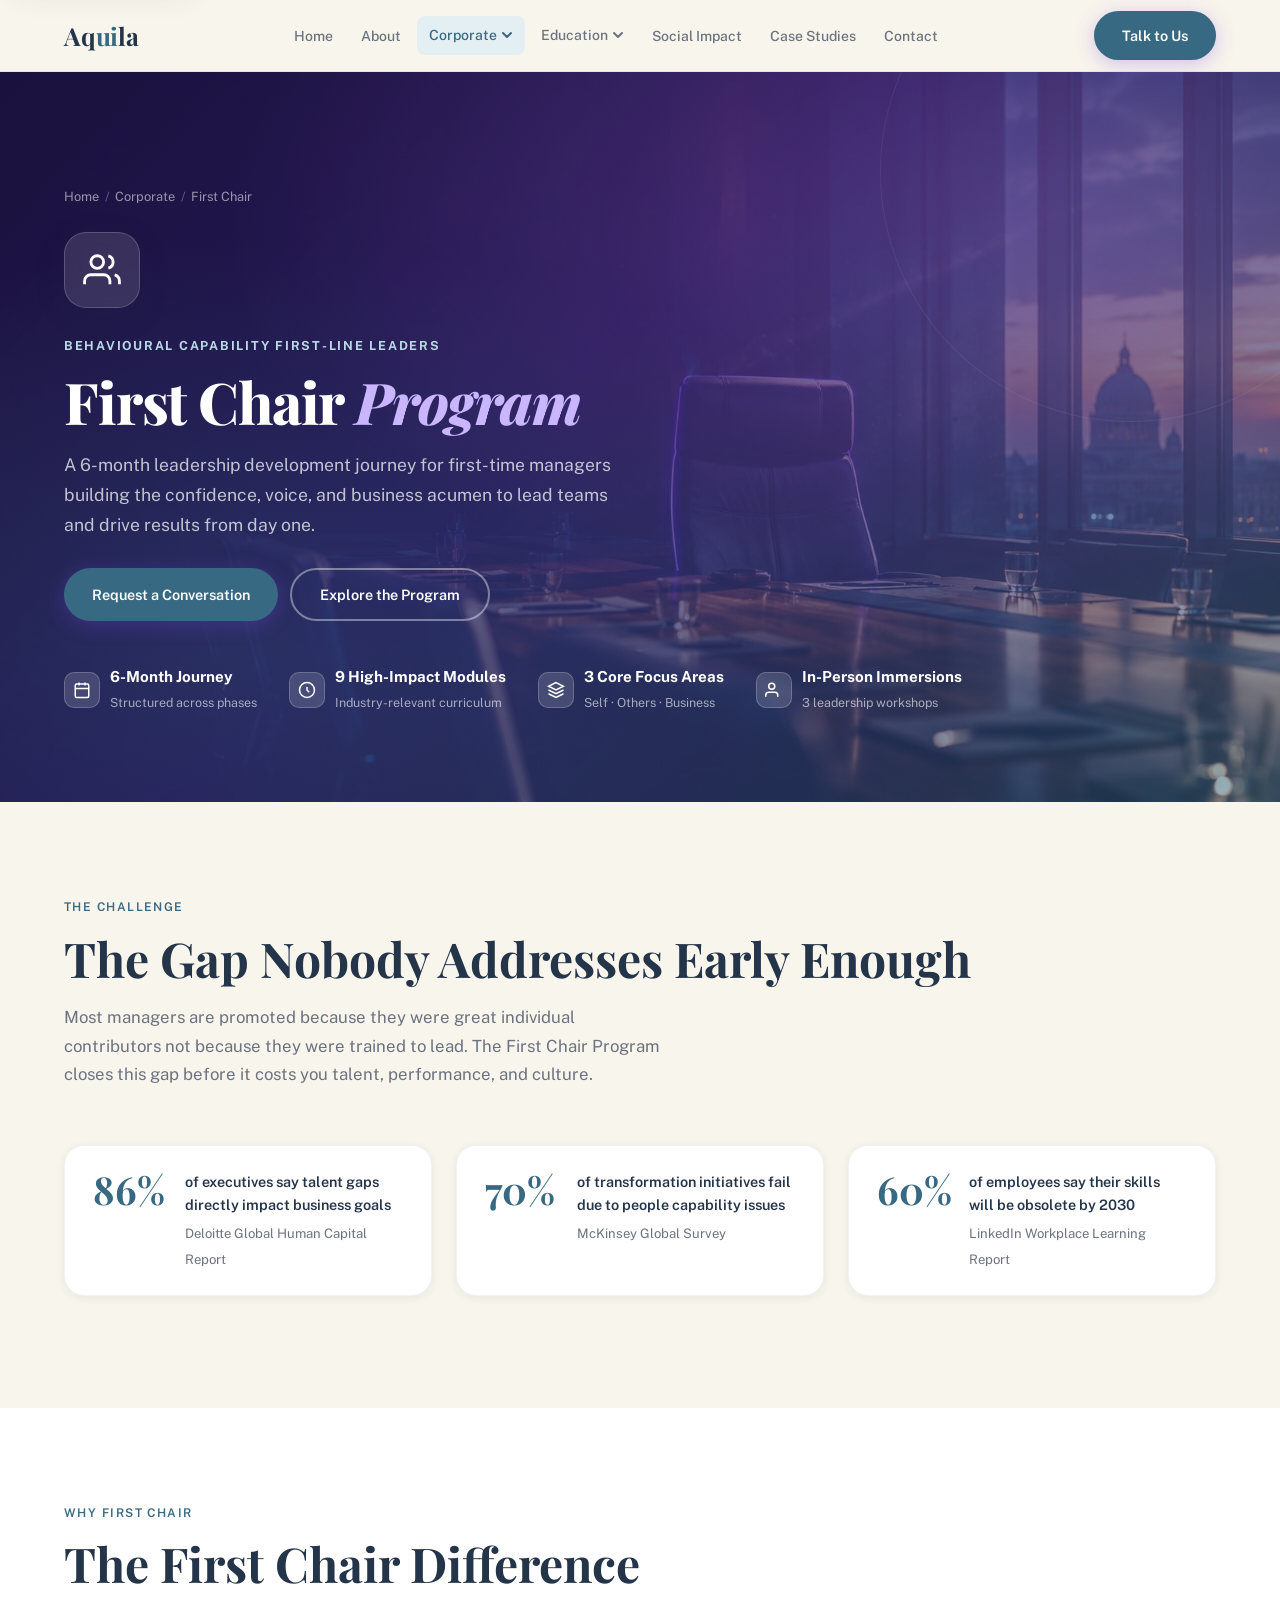
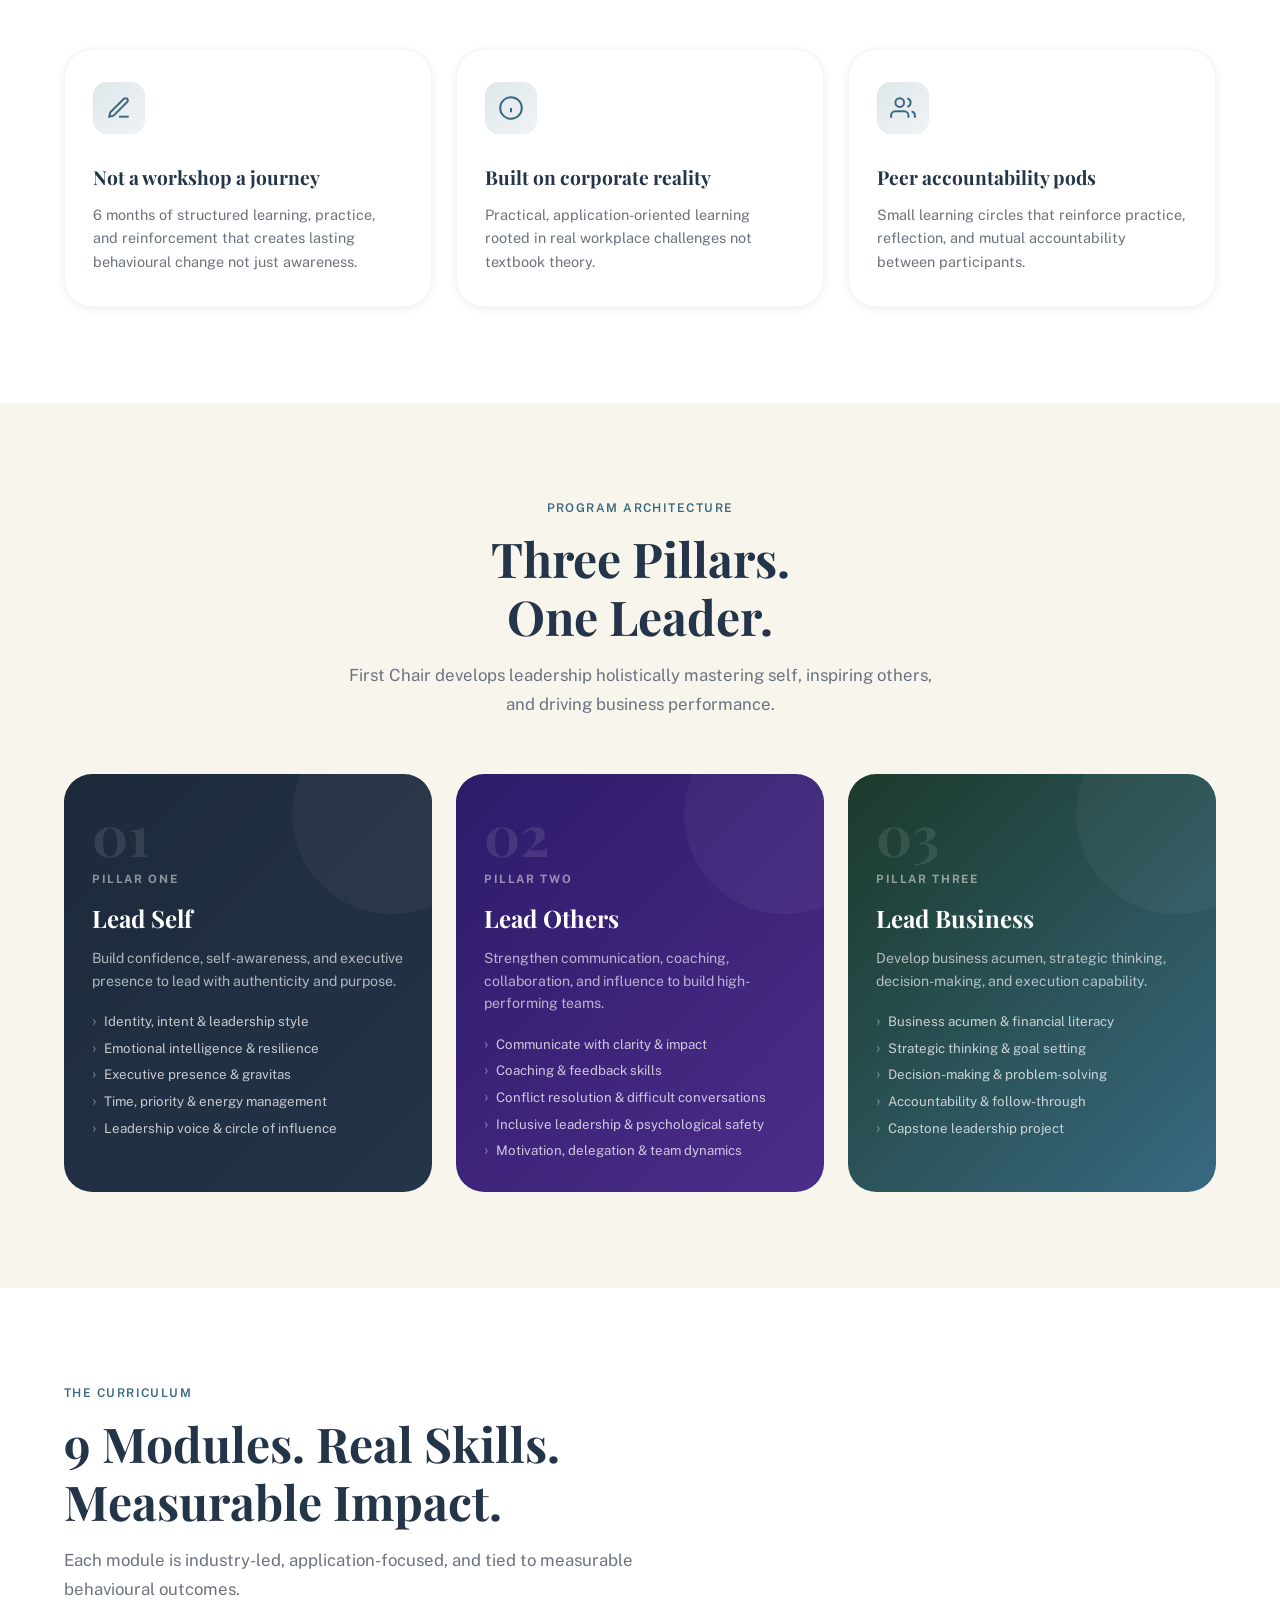
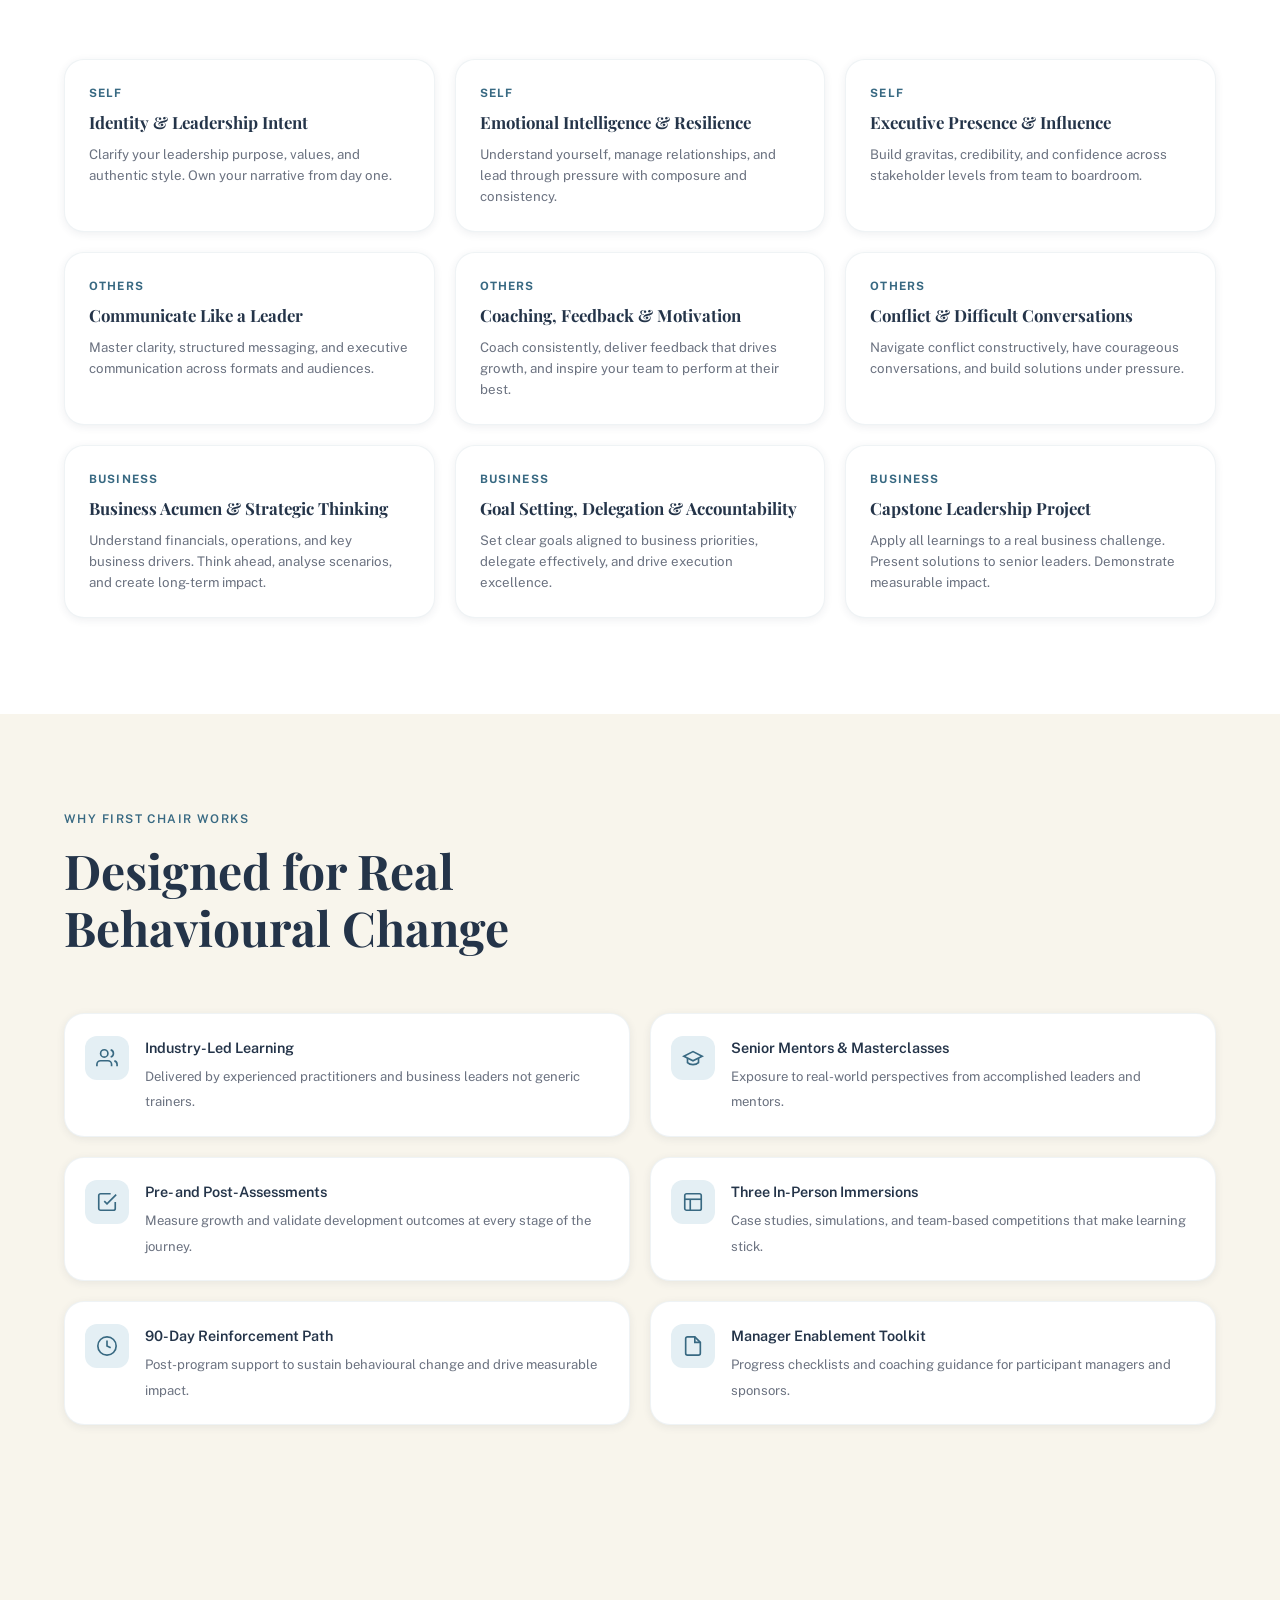
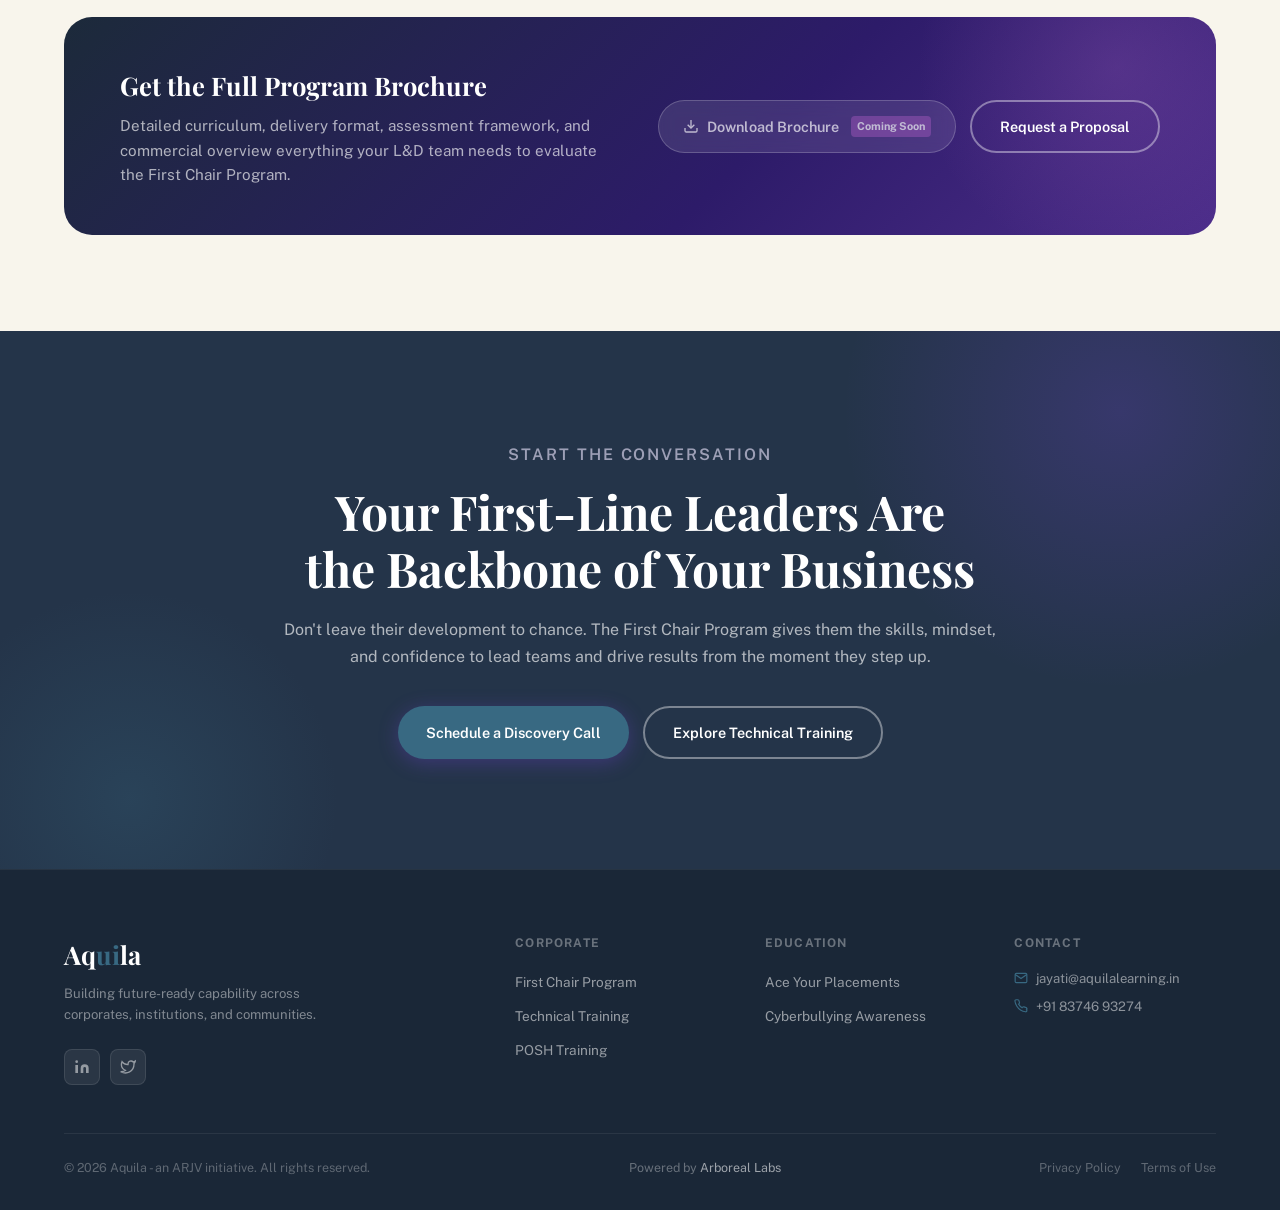
<file: first-chair.html>
<!DOCTYPE html>
<html lang="en">
<head>
  <meta charset="UTF-8" />
  <meta name="viewport" content="width=device-width, initial-scale=1.0" />
  <title>First Chair Program | Leadership Training for First-Time Managers</title>
  <meta name="description" content="Aquila's First Chair Program is a 6-month leadership development journey for first-time managers, building self-leadership, team leadership, executive presence, business acumen, and measurable workplace impact." />
  <link rel="canonical" href="https://www.aquilalearning.in/first-chair.html" />
  <link rel="alternate" hreflang="en-IN" href="https://www.aquilalearning.in/first-chair.html" />
  <link rel="alternate" hreflang="x-default" href="https://www.aquilalearning.in/first-chair.html" />
  <meta name="robots" content="index, follow, max-image-preview:large" />
  <meta name="author" content="Aquila" />
  <meta name="geo.region" content="IN" />
  <meta name="geo.placename" content="India" />
  <meta name="theme-color" content="#386982" />
  <meta property="og:site_name" content="Aquila" />
  <meta property="og:title" content="First Chair Program | Leadership Training for First-Time Managers" />
  <meta property="og:description" content="Aquila's First Chair Program is a 6-month leadership development journey for first-time managers, building self-leadership, team leadership, executive presence, business acumen, and measurable workplace impact." />
  <meta property="og:type" content="website" />
  <meta property="og:url" content="https://www.aquilalearning.in/first-chair.html" />
  <meta property="og:locale" content="en_IN" />
  <meta name="twitter:card" content="summary" />
  <meta name="twitter:title" content="First Chair Program | Leadership Training for First-Time Managers" />
  <meta name="twitter:description" content="Aquila's First Chair Program is a 6-month leadership development journey for first-time managers, building self-leadership, team leadership, executive presence, business acumen, and measurable workplace impact." />

  <link rel="preconnect" href="https://fonts.googleapis.com" />
  <link rel="preconnect" href="https://fonts.gstatic.com" crossorigin />
  <link href="https://fonts.googleapis.com/css2?family=Playfair+Display:ital,wght@0,400;0,600;0,700;0,800;1,400;1,600&family=Public+Sans:wght@300;400;500;600;700&display=swap" rel="stylesheet" />
  <link rel="icon" href="favicon.svg" type="image/svg+xml" />
  <link rel="stylesheet" href="styles.css" />
  <style>
    :root { --accent: #386982; --accent-soft: #E4EFF4; }

    /* Deep violet-to-teal header */
    .page-header { background: linear-gradient(135deg, rgba(28,18,64,0.92) 0%, rgba(45,27,105,0.78) 45%, rgba(56,105,130,0.5) 100%), url('assets/headers/first-chair.jpg') center/cover no-repeat; padding-top: clamp(64px, 9vw, 120px); }
    .page-header::before {
      content: ''; position: absolute; inset: 0; z-index: 1;
      background:
        radial-gradient(ellipse at 80% 20%, rgba(155,92,184,0.35) 0%, transparent 55%),
        radial-gradient(ellipse at 20% 80%, rgba(56,105,130,0.3) 0%, transparent 50%);
    }
    .page-header::after {
      content: ''; position: absolute; width: 500px; height: 500px; border-radius: 50%;
      background: radial-gradient(circle, rgba(255,255,255,0.04) 0%, transparent 70%);
      top: -150px; right: -100px; z-index: 0;
      border: 1px solid rgba(255,255,255,0.08);
    }
    .ph-icon { background: rgba(255,255,255,0.12); color: #fff; backdrop-filter: blur(8px); border: 1px solid rgba(255,255,255,0.18); }
    .page-header .ph-eyebrow { color: #b8d8e6; }
    .page-header .ph-title { color: #fff; max-width: 18ch; }
    .page-header .ph-title em { color: #c9b6ff; }
    .page-header .ph-sub { color: rgba(255,255,255,0.72); }
    .crumb, .crumb a { color: rgba(255,255,255,0.55); }
    .crumb span { color: rgba(255,255,255,0.3); }

    /* Programme stats bar */
    .prog-stats { display: flex; gap: 32px; flex-wrap: wrap; margin-top: 44px; }
    .prog-stat { display: flex; align-items: center; gap: 10px; }
    .prog-stat-icon { width: 36px; height: 36px; border-radius: 10px; background: rgba(255,255,255,0.15); display: flex; align-items: center; justify-content: center; color: #fff; border: 1px solid rgba(255,255,255,0.2); }
    .prog-stat-icon svg { width: 18px; height: 18px; }
    .prog-stat-text strong { display: block; font-size: 0.95rem; font-weight: 700; color: #fff; }
    .prog-stat-text span { font-size: 0.78rem; color: rgba(255,255,255,0.6); }

    /* Challenge section */
    .challenge-grid { display: grid; grid-template-columns: 1.1fr 1fr; gap: 64px; align-items: start; }
    .challenge-stat { background: var(--white); border-radius: var(--radius-md); padding: 24px 28px; box-shadow: var(--shadow-sm); border: 1px solid rgba(56,105,130,0.08); margin-bottom: 16px; display: flex; gap: 20px; align-items: flex-start; }
    .cs-num { font-family: var(--font-head); font-size: 2.4rem; font-weight: 700; color: var(--accent); line-height: 1; min-width: 72px; }
    .cs-text strong { display: block; font-size: 0.9rem; font-weight: 600; color: var(--space); margin-bottom: 4px; }
    .cs-text span { font-size: 0.82rem; color: var(--slate); }

    /* Three pillars */
    .pillars-grid { display: grid; grid-template-columns: repeat(3, 1fr); gap: 24px; }
    .pillar-card { border-radius: var(--radius-lg); padding: 32px 28px; position: relative; overflow: hidden; }
    .pillar-card.self { background: linear-gradient(135deg, #1c2a3a 0%, #243449 100%); }
    .pillar-card.others { background: linear-gradient(135deg, #2d1b69 0%, #4c2d8a 100%); }
    .pillar-card.business { background: linear-gradient(135deg, #1c3a2a 0%, #386982 100%); }
    .pillar-card::before { content: ''; position: absolute; width: 200px; height: 200px; border-radius: 50%; background: rgba(255,255,255,0.04); top: -60px; right: -60px; }
    .pillar-num { font-family: var(--font-head); font-size: 3.5rem; font-weight: 700; opacity: 0.1; color: #fff; line-height: 1; margin-bottom: 8px; }
    .pillar-label { font-size: 0.72rem; font-weight: 700; letter-spacing: 0.14em; text-transform: uppercase; color: rgba(255,255,255,0.5); margin-bottom: 10px; }
    .pillar-title { font-family: var(--font-head); font-size: 1.5rem; font-weight: 700; color: #fff; margin-bottom: 10px; }
    .pillar-sub { font-size: 0.88rem; color: rgba(255,255,255,0.65); line-height: 1.6; margin-bottom: 20px; }
    .pillar-items { list-style: none; display: flex; flex-direction: column; gap: 8px; }
    .pillar-items li { font-size: 0.83rem; color: rgba(255,255,255,0.75); display: flex; gap: 8px; align-items: flex-start; line-height: 1.4; }
    .pillar-items li::before { content: '›'; color: rgba(255,255,255,0.4); font-size: 1rem; line-height: 1; flex-shrink: 0; margin-top: 1px; }

    /* Modules grid */
    .modules-grid { display: grid; grid-template-columns: repeat(3, 1fr); gap: 20px; }
    .module-card { background: var(--white); border-radius: var(--radius-md); padding: 24px; border: 1px solid rgba(56,105,130,0.08); box-shadow: var(--shadow-sm); transition: transform 0.25s ease, box-shadow 0.25s ease; }
    .module-card:hover { transform: translateY(-4px); box-shadow: var(--shadow-md); }
    .mod-area { font-size: 0.72rem; font-weight: 700; letter-spacing: 0.1em; text-transform: uppercase; color: var(--accent); margin-bottom: 6px; }
    .mod-title { font-family: var(--font-head); font-size: 1.05rem; font-weight: 700; color: var(--space); margin-bottom: 8px; }
    .mod-desc { font-size: 0.83rem; color: var(--slate); line-height: 1.6; }

    /* Highlights */
    .highlights-grid { display: grid; grid-template-columns: repeat(2, 1fr); gap: 20px; }
    .hl-card { display: flex; gap: 16px; align-items: flex-start; background: var(--white); border-radius: var(--radius-md); padding: 22px 20px; border: 1px solid rgba(56,105,130,0.08); box-shadow: var(--shadow-sm); }
    .hl-icon { width: 44px; height: 44px; border-radius: 12px; background: var(--accent-soft); color: var(--accent); display: flex; align-items: center; justify-content: center; flex-shrink: 0; }
    .hl-icon svg { width: 22px; height: 22px; }
    .hl-text strong { display: block; font-size: 0.9rem; font-weight: 600; color: var(--space); margin-bottom: 4px; }
    .hl-text span { font-size: 0.82rem; color: var(--slate); line-height: 1.5; }

    /* Brochure CTA */
    .brochure-band { background: linear-gradient(135deg, #1c2a3a 0%, #2d1b69 60%, #4c2d8a 100%); border-radius: var(--radius-lg); padding: 48px 56px; display: flex; align-items: center; justify-content: space-between; gap: 40px; flex-wrap: wrap; position: relative; overflow: hidden; }
    .brochure-band::before { content: ''; position: absolute; width: 400px; height: 400px; border-radius: 50%; background: radial-gradient(circle, rgba(155,92,184,0.25) 0%, transparent 70%); top: -150px; right: -100px; }
    .brochure-content { position: relative; z-index: 1; }
    .brochure-content h3 { font-family: var(--font-head); font-size: 1.6rem; font-weight: 700; color: #fff; margin-bottom: 8px; }
    .brochure-content p { font-size: 0.95rem; color: rgba(255,255,255,0.65); max-width: 480px; }
    .brochure-actions { position: relative; z-index: 1; display: flex; gap: 14px; flex-wrap: wrap; }
    .btn-download { display: inline-flex; align-items: center; gap: 8px; padding: 13px 24px; white-space: nowrap; border-radius: 50px; font-size: 0.9rem; font-weight: 600; background: rgba(255,255,255,0.15); color: #fff; border: 1px solid rgba(255,255,255,0.3); backdrop-filter: blur(8px); transition: all 0.25s ease; cursor: not-allowed; opacity: 0.7; }
    .btn-download svg { width: 16px; height: 16px; flex-shrink: 0; }
    .btn-download .soon { font-size: 0.68rem; font-weight: 700; background: rgba(155,92,184,0.8); padding: 2px 6px; border-radius: 4px; margin-left: 4px; }

    @media (max-width: 1024px) {
      .challenge-grid { grid-template-columns: 1fr; gap: 40px; }
      .pillars-grid { grid-template-columns: 1fr; }
      .modules-grid { grid-template-columns: repeat(2, 1fr); }
      .highlights-grid { grid-template-columns: 1fr; }
      .brochure-band { padding: 36px 32px; }
    }
    @media (max-width: 768px) {
      .prog-stats { gap: 20px; }
      .modules-grid { grid-template-columns: 1fr; }
    }
  </style>
  <script type="application/ld+json">
{
  "@context": "https://schema.org",
  "@graph": [
    {
      "@type": "WebPage",
      "@id": "https://www.aquilalearning.in/first-chair.html#webpage",
      "url": "https://www.aquilalearning.in/first-chair.html",
      "name": "First Chair Program",
      "headline": "First Chair Program | Leadership Training for First-Time Managers",
      "description": "Aquila's First Chair Program is a 6-month leadership development journey for first-time managers, building self-leadership, team leadership, executive presence, business acumen, and measurable workplace impact.",
      "isPartOf": {
        "@id": "https://www.aquilalearning.in/#website"
      },
      "about": {
        "@id": "https://www.aquilalearning.in/#organization"
      },
      "publisher": {
        "@id": "https://www.aquilalearning.in/#organization"
      },
      "image": "https://www.aquilalearning.in/assets/headers/first-chair.jpg",
      "primaryImageOfPage": {
        "@type": "ImageObject",
        "url": "https://www.aquilalearning.in/assets/headers/first-chair.jpg"
      },
      "inLanguage": "en-IN"
    },
    {
      "@type": "BreadcrumbList",
      "@id": "https://www.aquilalearning.in/first-chair.html#breadcrumb",
      "itemListElement": [
        {
          "@type": "ListItem",
          "position": 1,
          "name": "Home",
          "item": "https://www.aquilalearning.in/"
        },
        {
          "@type": "ListItem",
          "position": 2,
          "name": "Corporate"
        },
        {
          "@type": "ListItem",
          "position": 3,
          "name": "First Chair",
          "item": "https://www.aquilalearning.in/first-chair.html"
        }
      ]
    },
    {
      "@type": "Service",
      "@id": "https://www.aquilalearning.in/first-chair.html#service",
      "name": "First Chair Program",
      "serviceType": "Leadership development for first-time managers",
      "description": "Aquila's First Chair Program is a 6-month leadership development journey for first-time managers, building self-leadership, team leadership, executive presence, business acumen, and measurable workplace impact.",
      "provider": {
        "@id": "https://www.aquilalearning.in/#organization"
      },
      "areaServed": {
        "@type": "Country",
        "name": "India"
      },
      "audience": [
        {
          "@type": "Audience",
          "audienceType": "First-time managers"
        },
        {
          "@type": "Audience",
          "audienceType": "L&D teams"
        },
        {
          "@type": "Audience",
          "audienceType": "Corporate HR leaders"
        }
      ],
      "url": "https://www.aquilalearning.in/first-chair.html"
    }
  ]
}
  </script>
</head>
<body>

  <a class="skip-link" href="#main">Skip to main content</a>

  <nav class="nav" id="navbar" role="navigation" aria-label="Main navigation">
    <div class="nav-inner">
      <a href="index.html" class="nav-logo" aria-label="Aquila home">Aq<span>ui</span>la</a>
      <ul class="nav-links" role="list">
        <li><a href="index.html">Home</a></li>
        <li><a href="about.html">About</a></li>
        <li class="nav-has-dropdown">
          <a tabindex="0" class="active">Corporate <svg class="chev" width="12" height="12" viewBox="0 0 12 12" fill="none" stroke="currentColor" stroke-width="2" stroke-linecap="round" stroke-linejoin="round" aria-hidden="true"><polyline points="2,4 6,8 10,4"/></svg></a>
          <ul class="nav-dropdown">
            <li><a href="first-chair.html" class="active">First Chair</a></li>
            <li><a href="technical-training.html">Technical Training</a></li>
            <li><a href="posh.html">POSH Training</a></li>
          </ul>
        </li>
        <li class="nav-has-dropdown">
          <a tabindex="0">Education <svg class="chev" width="12" height="12" viewBox="0 0 12 12" fill="none" stroke="currentColor" stroke-width="2" stroke-linecap="round" stroke-linejoin="round" aria-hidden="true"><polyline points="2,4 6,8 10,4"/></svg></a>
          <ul class="nav-dropdown">
            <li><a href="colleges.html">Colleges</a></li>
            <li><a href="cyberbullying.html">Cyberbullying Awareness</a></li>
          </ul>
        </li>
        <li><a href="social-impact.html">Social Impact</a></li>
        <li><a href="case-studies.html">Case Studies</a></li>
        <li><a href="contact.html">Contact</a></li>
      </ul>
      <a href="contact.html" class="btn btn-primary nav-cta">Talk to Us</a>
      <button class="hamburger" id="hamburgerBtn" aria-label="Toggle mobile menu" aria-expanded="false" aria-controls="mobileMenu"><span></span><span></span><span></span></button>
    </div>
  </nav>
  <div class="mobile-menu" id="mobileMenu" aria-hidden="true">
    <ul>
      <li><a href="index.html">Home</a></li>
      <li><a href="about.html">About</a></li>
      <li><a tabindex="0">Corporate</a></li>
      <li class="mm-sub"><a href="first-chair.html">First Chair</a></li>
      <li class="mm-sub"><a href="technical-training.html">Technical Training</a></li>
      <li class="mm-sub"><a href="posh.html">POSH Training</a></li>
      <li><a tabindex="0">Education</a></li>
      <li class="mm-sub"><a href="colleges.html">Colleges</a></li>
      <li class="mm-sub"><a href="cyberbullying.html">Cyberbullying Awareness</a></li>
      <li><a href="social-impact.html">Social Impact</a></li>
      <li><a href="case-studies.html">Case Studies</a></li>
      <li><a href="contact.html">Contact</a></li>
    </ul>
    <a href="contact.html" class="btn btn-primary" style="width:100%;justify-content:center;">Talk to Us</a>
  </div>

  <!-- HEADER -->
  <header class="page-header" id="main" tabindex="-1">
    <div class="container">
      <p class="crumb"><a href="index.html">Home</a><span>/</span>Corporate<span>/</span>First Chair</p>
      <div class="ph-icon" aria-hidden="true">
        <svg viewBox="0 0 24 24" fill="none" stroke="currentColor" stroke-width="1.8"><path d="M17 21v-2a4 4 0 0 0-4-4H5a4 4 0 0 0-4 4v2"/><circle cx="9" cy="7" r="4"/><path d="M23 21v-2a4 4 0 0 0-3-3.87"/><path d="M16 3.13a4 4 0 0 1 0 7.75"/></svg>
      </div>
      <p class="ph-eyebrow">Behavioural Capability First-Line Leaders</p>
      <h1 class="ph-title">First Chair <em>Program</em></h1>
      <p class="ph-sub">A 6-month leadership development journey for first-time managers building the confidence, voice, and business acumen to lead teams and drive results from day one.</p>
      <div class="ph-actions">
        <a href="contact.html" class="btn btn-primary">Request a Conversation</a>
        <a href="#program-pillars" class="btn btn-outline-white">Explore the Program</a>
      </div>
      <div class="prog-stats">
        <div class="prog-stat">
          <div class="prog-stat-icon"><svg viewBox="0 0 24 24" fill="none" stroke="currentColor" stroke-width="2"><rect x="3" y="4" width="18" height="18" rx="2"/><line x1="16" y1="2" x2="16" y2="6"/><line x1="8" y1="2" x2="8" y2="6"/><line x1="3" y1="10" x2="21" y2="10"/></svg></div>
          <div class="prog-stat-text"><strong>6-Month Journey</strong><span>Structured across phases</span></div>
        </div>
        <div class="prog-stat">
          <div class="prog-stat-icon"><svg viewBox="0 0 24 24" fill="none" stroke="currentColor" stroke-width="2"><circle cx="12" cy="12" r="10"/><path d="M12 8v4l3 3"/></svg></div>
          <div class="prog-stat-text"><strong>9 High-Impact Modules</strong><span>Industry-relevant curriculum</span></div>
        </div>
        <div class="prog-stat">
          <div class="prog-stat-icon"><svg viewBox="0 0 24 24" fill="none" stroke="currentColor" stroke-width="2"><path d="M12 2L2 7l10 5 10-5-10-5z"/><path d="M2 17l10 5 10-5"/><path d="M2 12l10 5 10-5"/></svg></div>
          <div class="prog-stat-text"><strong>3 Core Focus Areas</strong><span>Self · Others · Business</span></div>
        </div>
        <div class="prog-stat">
          <div class="prog-stat-icon"><svg viewBox="0 0 24 24" fill="none" stroke="currentColor" stroke-width="2"><path d="M17 21v-2a4 4 0 0 0-4-4H5a4 4 0 0 0-4 4v2"/><circle cx="9" cy="7" r="4"/></svg></div>
          <div class="prog-stat-text"><strong>In-Person Immersions</strong><span>3 leadership workshops</span></div>
        </div>
      </div>
    </div>
  </header>

  <!-- THE CHALLENGE -->
  <section>
    <div class="container">
      <div class="section-header fade-in">
        <p class="section-label">The Challenge</p>
        <h2 class="section-heading">The Gap Nobody Addresses Early Enough</h2>
        <p class="section-subheading" style="margin-top:12px;">Most managers are promoted because they were great individual contributors not because they were trained to lead. The First Chair Program closes this gap before it costs you talent, performance, and culture.</p>
      </div>
      <div class="grid grid-3 fade-in delay-1">
        <div class="challenge-stat">
          <div class="cs-num">86%</div>
          <div class="cs-text"><strong>of executives say talent gaps directly impact business goals</strong><span> Deloitte Global Human Capital Report</span></div>
        </div>
        <div class="challenge-stat">
          <div class="cs-num">70%</div>
          <div class="cs-text"><strong>of transformation initiatives fail due to people capability issues</strong><span> McKinsey Global Survey</span></div>
        </div>
        <div class="challenge-stat">
          <div class="cs-num">60%</div>
          <div class="cs-text"><strong>of employees say their skills will be obsolete by 2030</strong><span> LinkedIn Workplace Learning Report</span></div>
        </div>
      </div>
    </div>
  </section>

  <!-- THE FIRST CHAIR DIFFERENCE -->
  <section style="background: var(--white);">
    <div class="container">
      <div class="section-header fade-in">
        <p class="section-label">Why First Chair</p>
        <h2 class="section-heading">The First Chair Difference</h2>
      </div>
      <div class="grid grid-3 fade-in delay-1">
        <div class="u-card">
          <div class="icon-badge" style="margin-bottom:12px;"><svg viewBox="0 0 24 24" fill="none" stroke="currentColor" stroke-width="1.8"><path d="M12 20h9"/><path d="M16.5 3.5a2.121 2.121 0 0 1 3 3L7 19l-4 1 1-4L16.5 3.5z"/></svg></div>
          <h3>Not a workshop a journey</h3>
          <p>6 months of structured learning, practice, and reinforcement that creates lasting behavioural change not just awareness.</p>
        </div>
        <div class="u-card">
          <div class="icon-badge" style="margin-bottom:12px;"><svg viewBox="0 0 24 24" fill="none" stroke="currentColor" stroke-width="1.8"><circle cx="12" cy="12" r="10"/><path d="M12 16v-4"/><path d="M12 8h.01"/></svg></div>
          <h3>Built on corporate reality</h3>
          <p>Practical, application-oriented learning rooted in real workplace challenges not textbook theory.</p>
        </div>
        <div class="u-card">
          <div class="icon-badge" style="margin-bottom:12px;"><svg viewBox="0 0 24 24" fill="none" stroke="currentColor" stroke-width="1.8"><path d="M17 21v-2a4 4 0 0 0-4-4H5a4 4 0 0 0-4 4v2"/><circle cx="9" cy="7" r="4"/><path d="M23 21v-2a4 4 0 0 0-3-3.87"/><path d="M16 3.13a4 4 0 0 1 0 7.75"/></svg></div>
          <h3>Peer accountability pods</h3>
          <p>Small learning circles that reinforce practice, reflection, and mutual accountability between participants.</p>
        </div>
      </div>
    </div>
  </section>

  <!-- THREE PILLARS -->
  <section id="program-pillars" style="background: var(--ivory);">
    <div class="container">
      <div class="section-header center fade-in">
        <p class="section-label">Program Architecture</p>
        <h2 class="section-heading">Three Pillars. <br>One Leader.</h2>
        <p class="section-subheading">First Chair develops leadership holistically mastering self, inspiring others, and driving business performance.</p>
      </div>
      <div class="pillars-grid fade-in delay-1">
        <div class="pillar-card self">
          <div class="pillar-num">01</div>
          <p class="pillar-label">Pillar One</p>
          <h3 class="pillar-title">Lead Self</h3>
          <p class="pillar-sub">Build confidence, self-awareness, and executive presence to lead with authenticity and purpose.</p>
          <ul class="pillar-items">
            <li>Identity, intent &amp; leadership style</li>
            <li>Emotional intelligence &amp; resilience</li>
            <li>Executive presence &amp; gravitas</li>
            <li>Time, priority &amp; energy management</li>
            <li>Leadership voice &amp; circle of influence</li>
          </ul>
        </div>
        <div class="pillar-card others">
          <div class="pillar-num">02</div>
          <p class="pillar-label">Pillar Two</p>
          <h3 class="pillar-title">Lead Others</h3>
          <p class="pillar-sub">Strengthen communication, coaching, collaboration, and influence to build high-performing teams.</p>
          <ul class="pillar-items">
            <li>Communicate with clarity &amp; impact</li>
            <li>Coaching &amp; feedback skills</li>
            <li>Conflict resolution &amp; difficult conversations</li>
            <li>Inclusive leadership &amp; psychological safety</li>
            <li>Motivation, delegation &amp; team dynamics</li>
          </ul>
        </div>
        <div class="pillar-card business">
          <div class="pillar-num">03</div>
          <p class="pillar-label">Pillar Three</p>
          <h3 class="pillar-title">Lead Business</h3>
          <p class="pillar-sub">Develop business acumen, strategic thinking, decision-making, and execution capability.</p>
          <ul class="pillar-items">
            <li>Business acumen &amp; financial literacy</li>
            <li>Strategic thinking &amp; goal setting</li>
            <li>Decision-making &amp; problem-solving</li>
            <li>Accountability &amp; follow-through</li>
            <li>Capstone leadership project</li>
          </ul>
        </div>
      </div>
    </div>
  </section>

  <!-- MODULES -->
  <section style="background: var(--white);">
    <div class="container">
      <div class="section-header fade-in">
        <p class="section-label">The Curriculum</p>
        <h2 class="section-heading">9 Modules. Real Skills. <br>Measurable Impact.</h2>
        <p class="section-subheading">Each module is industry-led, application-focused, and tied to measurable behavioural outcomes.</p>
      </div>
      <div class="modules-grid">
        <div class="module-card fade-in">
          <p class="mod-area">Self</p>
          <h3 class="mod-title">Identity &amp; Leadership Intent</h3>
          <p class="mod-desc">Clarify your leadership purpose, values, and authentic style. Own your narrative from day one.</p>
        </div>
        <div class="module-card fade-in delay-1">
          <p class="mod-area">Self</p>
          <h3 class="mod-title">Emotional Intelligence &amp; Resilience</h3>
          <p class="mod-desc">Understand yourself, manage relationships, and lead through pressure with composure and consistency.</p>
        </div>
        <div class="module-card fade-in delay-2">
          <p class="mod-area">Self</p>
          <h3 class="mod-title">Executive Presence &amp; Influence</h3>
          <p class="mod-desc">Build gravitas, credibility, and confidence across stakeholder levels from team to boardroom.</p>
        </div>
        <div class="module-card fade-in">
          <p class="mod-area">Others</p>
          <h3 class="mod-title">Communicate Like a Leader</h3>
          <p class="mod-desc">Master clarity, structured messaging, and executive communication across formats and audiences.</p>
        </div>
        <div class="module-card fade-in delay-1">
          <p class="mod-area">Others</p>
          <h3 class="mod-title">Coaching, Feedback &amp; Motivation</h3>
          <p class="mod-desc">Coach consistently, deliver feedback that drives growth, and inspire your team to perform at their best.</p>
        </div>
        <div class="module-card fade-in delay-2">
          <p class="mod-area">Others</p>
          <h3 class="mod-title">Conflict &amp; Difficult Conversations</h3>
          <p class="mod-desc">Navigate conflict constructively, have courageous conversations, and build solutions under pressure.</p>
        </div>
        <div class="module-card fade-in">
          <p class="mod-area">Business</p>
          <h3 class="mod-title">Business Acumen &amp; Strategic Thinking</h3>
          <p class="mod-desc">Understand financials, operations, and key business drivers. Think ahead, analyse scenarios, and create long-term impact.</p>
        </div>
        <div class="module-card fade-in delay-1">
          <p class="mod-area">Business</p>
          <h3 class="mod-title">Goal Setting, Delegation &amp; Accountability</h3>
          <p class="mod-desc">Set clear goals aligned to business priorities, delegate effectively, and drive execution excellence.</p>
        </div>
        <div class="module-card fade-in delay-2">
          <p class="mod-area">Business</p>
          <h3 class="mod-title">Capstone Leadership Project</h3>
          <p class="mod-desc">Apply all learnings to a real business challenge. Present solutions to senior leaders. Demonstrate measurable impact.</p>
        </div>
      </div>
    </div>
  </section>

  <!-- PROGRAM HIGHLIGHTS -->
  <section style="background: var(--ivory);">
    <div class="container">
      <div class="section-header fade-in">
        <p class="section-label">Why First Chair Works</p>
        <h2 class="section-heading">Designed for Real <br>Behavioural Change</h2>
      </div>
      <div class="highlights-grid fade-in delay-1">
        <div class="hl-card">
          <div class="hl-icon"><svg viewBox="0 0 24 24" fill="none" stroke="currentColor" stroke-width="1.8"><path d="M17 21v-2a4 4 0 0 0-4-4H5a4 4 0 0 0-4 4v2"/><circle cx="9" cy="7" r="4"/><path d="M23 21v-2a4 4 0 0 0-3-3.87"/><path d="M16 3.13a4 4 0 0 1 0 7.75"/></svg></div>
          <div class="hl-text"><strong>Industry-Led Learning</strong><span>Delivered by experienced practitioners and business leaders not generic trainers.</span></div>
        </div>
        <div class="hl-card">
          <div class="hl-icon"><svg viewBox="0 0 24 24" fill="none" stroke="currentColor" stroke-width="1.8"><path d="M22 10 12 5 2 10l10 5 10-5z"/><path d="M6 12v5c3 3 9 3 12 0v-5"/></svg></div>
          <div class="hl-text"><strong>Senior Mentors &amp; Masterclasses</strong><span>Exposure to real-world perspectives from accomplished leaders and mentors.</span></div>
        </div>
        <div class="hl-card">
          <div class="hl-icon"><svg viewBox="0 0 24 24" fill="none" stroke="currentColor" stroke-width="1.8"><path d="M9 11l3 3L22 4"/><path d="M21 12v7a2 2 0 0 1-2 2H5a2 2 0 0 1-2-2V5a2 2 0 0 1 2-2h11"/></svg></div>
          <div class="hl-text"><strong>Pre- and Post-Assessments</strong><span>Measure growth and validate development outcomes at every stage of the journey.</span></div>
        </div>
        <div class="hl-card">
          <div class="hl-icon"><svg viewBox="0 0 24 24" fill="none" stroke="currentColor" stroke-width="1.8"><rect x="3" y="3" width="18" height="18" rx="2"/><path d="M3 9h18"/><path d="M9 21V9"/></svg></div>
          <div class="hl-text"><strong>Three In-Person Immersions</strong><span>Case studies, simulations, and team-based competitions that make learning stick.</span></div>
        </div>
        <div class="hl-card">
          <div class="hl-icon"><svg viewBox="0 0 24 24" fill="none" stroke="currentColor" stroke-width="1.8"><circle cx="12" cy="12" r="10"/><path d="M12 6v6l4 2"/></svg></div>
          <div class="hl-text"><strong>90-Day Reinforcement Path</strong><span>Post-program support to sustain behavioural change and drive measurable impact.</span></div>
        </div>
        <div class="hl-card">
          <div class="hl-icon"><svg viewBox="0 0 24 24" fill="none" stroke="currentColor" stroke-width="1.8"><path d="M14 2H6a2 2 0 0 0-2 2v16a2 2 0 0 0 2 2h12a2 2 0 0 0 2-2V8z"/><polyline points="14 2 14 8 20 8"/></svg></div>
          <div class="hl-text"><strong>Manager Enablement Toolkit</strong><span>Progress checklists and coaching guidance for participant managers and sponsors.</span></div>
        </div>
      </div>
    </div>
  </section>

  <!-- BROCHURE CTA -->
  <section>
    <div class="container">
      <div class="brochure-band fade-in">
        <div class="brochure-content">
          <h3>Get the Full Program Brochure</h3>
          <p>Detailed curriculum, delivery format, assessment framework, and commercial overview everything your L&amp;D team needs to evaluate the First Chair Program.</p>
        </div>
        <div class="brochure-actions">
          <span class="btn-download">
            <svg viewBox="0 0 24 24" fill="none" stroke="currentColor" stroke-width="2"><path d="M21 15v4a2 2 0 0 1-2 2H5a2 2 0 0 1-2-2v-4"/><polyline points="7 10 12 15 17 10"/><line x1="12" y1="15" x2="12" y2="3"/></svg>
            Download Brochure <span class="soon">Coming Soon</span>
          </span>
          <a href="contact.html" class="btn btn-outline-white">Request a Proposal</a>
        </div>
      </div>
    </div>
  </section>

  <!-- CTA BAND -->
  <section class="cta-band">
    <div class="container">
      <div class="cta-band-inner">
        <p class="section-label">Start the Conversation</p>
        <h2>Your First-Line Leaders Are the Backbone of Your Business</h2>
        <p>Don't leave their development to chance. The First Chair Program gives them the skills, mindset, and confidence to lead teams and drive results from the moment they step up.</p>
        <div class="cta-band-actions">
          <a href="contact.html" class="btn btn-primary">Schedule a Discovery Call</a>
          <a href="technical-training.html" class="btn btn-outline-white">Explore Technical Training</a>
        </div>
      </div>
    </div>
  </section>

  <!-- FOOTER -->
  <footer class="footer">
    <div class="container">
      <div class="footer-top">
        <div>
          <div class="footer-brand-logo">Aq<span>ui</span>la</div>
          <p class="footer-tagline">Building future-ready capability across<br>corporates, institutions, and communities.</p>
          <div class="footer-social">
            <a href="#" class="social-icon" aria-label="LinkedIn"><svg viewBox="0 0 24 24" fill="currentColor"><path d="M16 8a6 6 0 0 1 6 6v7h-4v-7a2 2 0 0 0-2-2 2 2 0 0 0-2 2v7h-4v-7a6 6 0 0 1 6-6z"/><rect x="2" y="9" width="4" height="12"/><circle cx="4" cy="4" r="2"/></svg></a>
            <a href="#" class="social-icon" aria-label="Twitter"><svg viewBox="0 0 24 24" fill="none" stroke="currentColor" stroke-width="2"><path d="M23 3a10.9 10.9 0 0 1-3.14 1.53 4.48 4.48 0 0 0-7.86 3v1A10.66 10.66 0 0 1 3 4s-4 9 5 13a11.64 11.64 0 0 1-7 2c9 5 20 0 20-11.5a4.5 4.5 0 0 0-.08-.83A7.72 7.72 0 0 0 23 3z"/></svg></a>
          </div>
        </div>
        <div>
          <p class="footer-col-title">Corporate</p>
          <ul class="footer-links">
            <li><a href="first-chair.html">First Chair Program</a></li>
            <li><a href="technical-training.html">Technical Training</a></li>
            <li><a href="posh.html">POSH Training</a></li>
          </ul>
        </div>
        <div>
          <p class="footer-col-title">Education</p>
          <ul class="footer-links">
            <li><a href="colleges.html">Ace Your Placements</a></li>
            <li><a href="cyberbullying.html">Cyberbullying Awareness</a></li>
          </ul>
        </div>
        <div>
          <p class="footer-col-title">Contact</p>
          <div class="footer-contact-item"><svg viewBox="0 0 24 24" fill="none" stroke="currentColor" stroke-width="2"><path d="M4 4h16c1.1 0 2 .9 2 2v12c0 1.1-.9 2-2 2H4c-1.1 0-2-.9-2-2V6c0-1.1.9-2 2-2z"/><polyline points="22,6 12,13 2,6"/></svg>jayati@aquilalearning.in</div>
          <div class="footer-contact-item"><svg viewBox="0 0 24 24" fill="none" stroke="currentColor" stroke-width="2"><path d="M22 16.92v3a2 2 0 0 1-2.18 2 19.79 19.79 0 0 1-8.63-3.07A19.5 19.5 0 0 1 4.69 12 19.79 19.79 0 0 1 1.61 3.44 2 2 0 0 1 3.6 1.27h3a2 2 0 0 1 2 1.72c.127.96.361 1.903.7 2.81a2 2 0 0 1-.45 2.11L7.91 8.91a16 16 0 0 0 6 6l.92-.92a2 2 0 0 1 2.11-.45c.907.339 1.85.573 2.81.7A2 2 0 0 1 21.73 17z"/></svg>+91 83746 93274</div>
        </div>
      </div>
      <div class="footer-bottom">
        <p class="footer-copyright">&copy; 2026 Aquila - an ARJV initiative. All rights reserved.</p>
        <p class="footer-credit">Powered by <a href="https://www.arboreallabs.com/" target="_blank" rel="noopener">Arboreal Labs</a></p>
        <div class="footer-legal">
          <a href="#">Privacy Policy</a>
          <a href="#">Terms of Use</a>
        </div>
      </div>
    </div>
  </footer>

  <script src="app.js"></script>
</body>
</html>
</file>
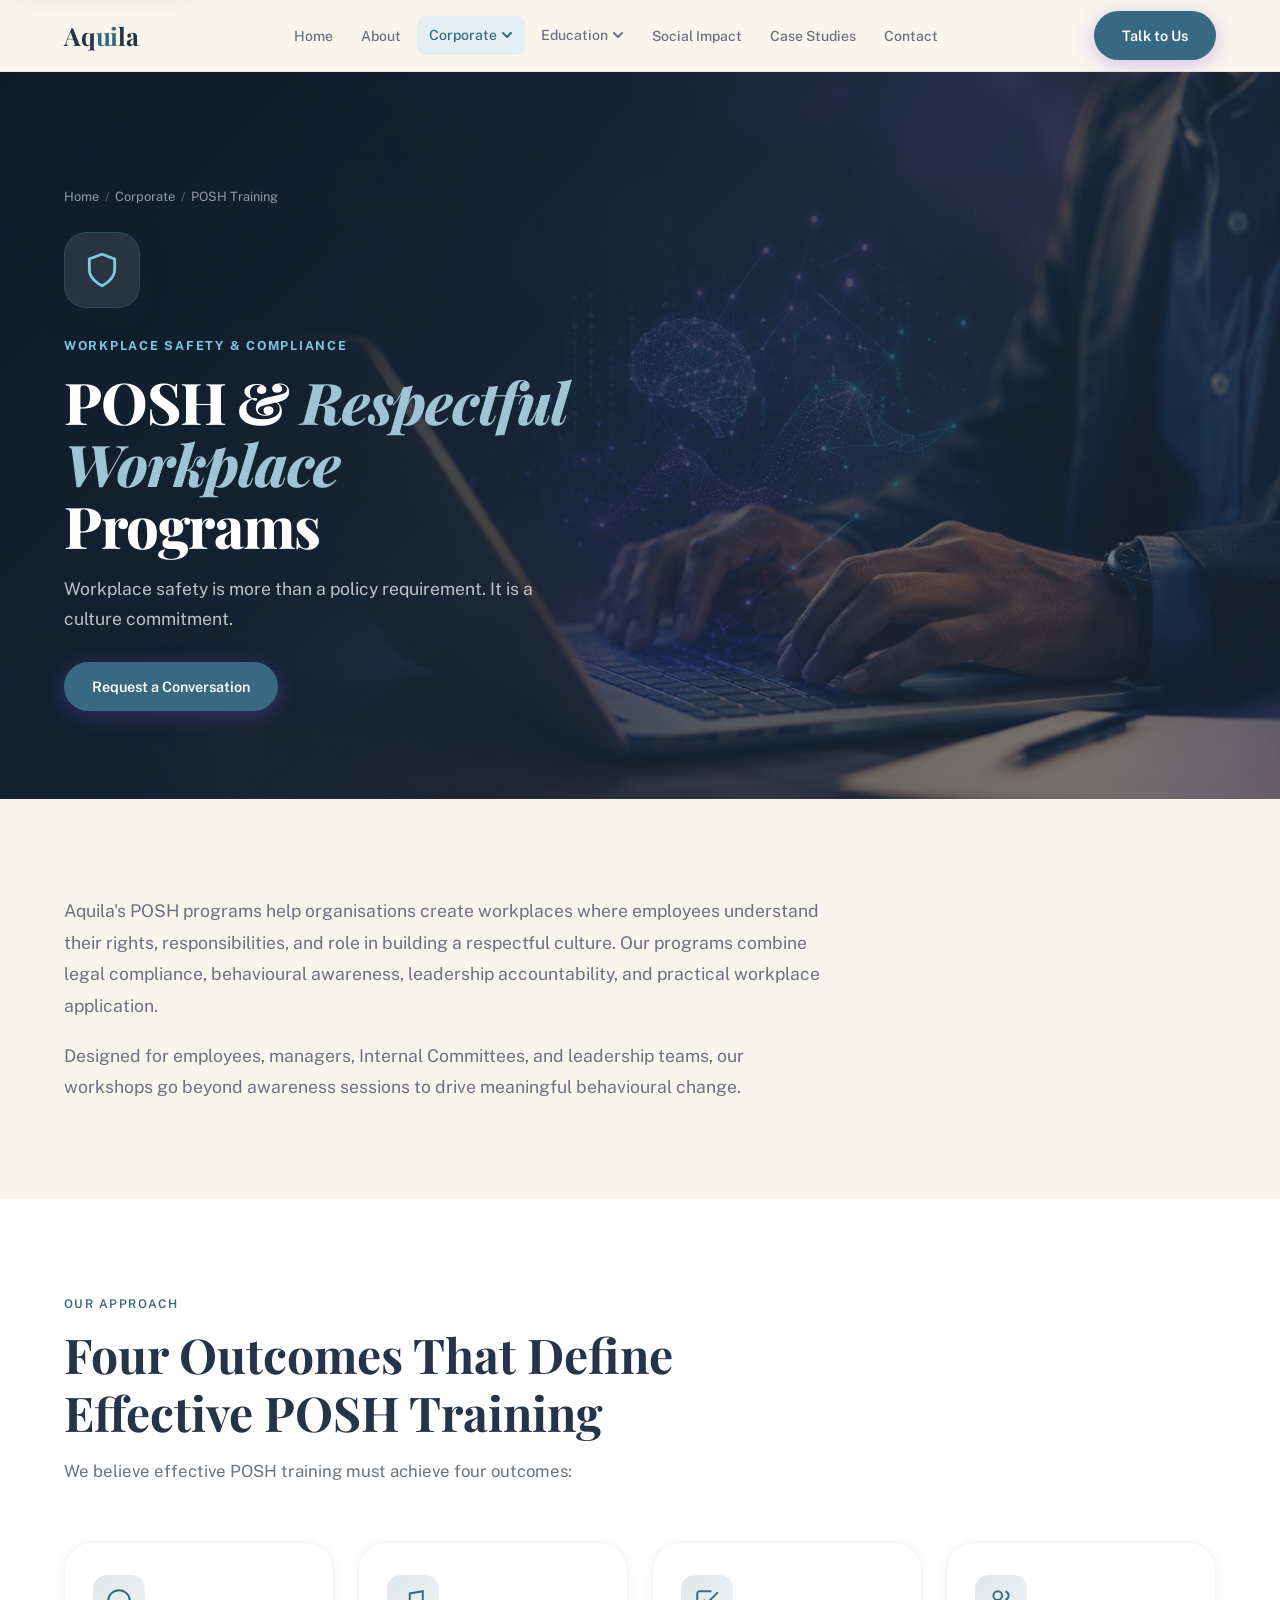
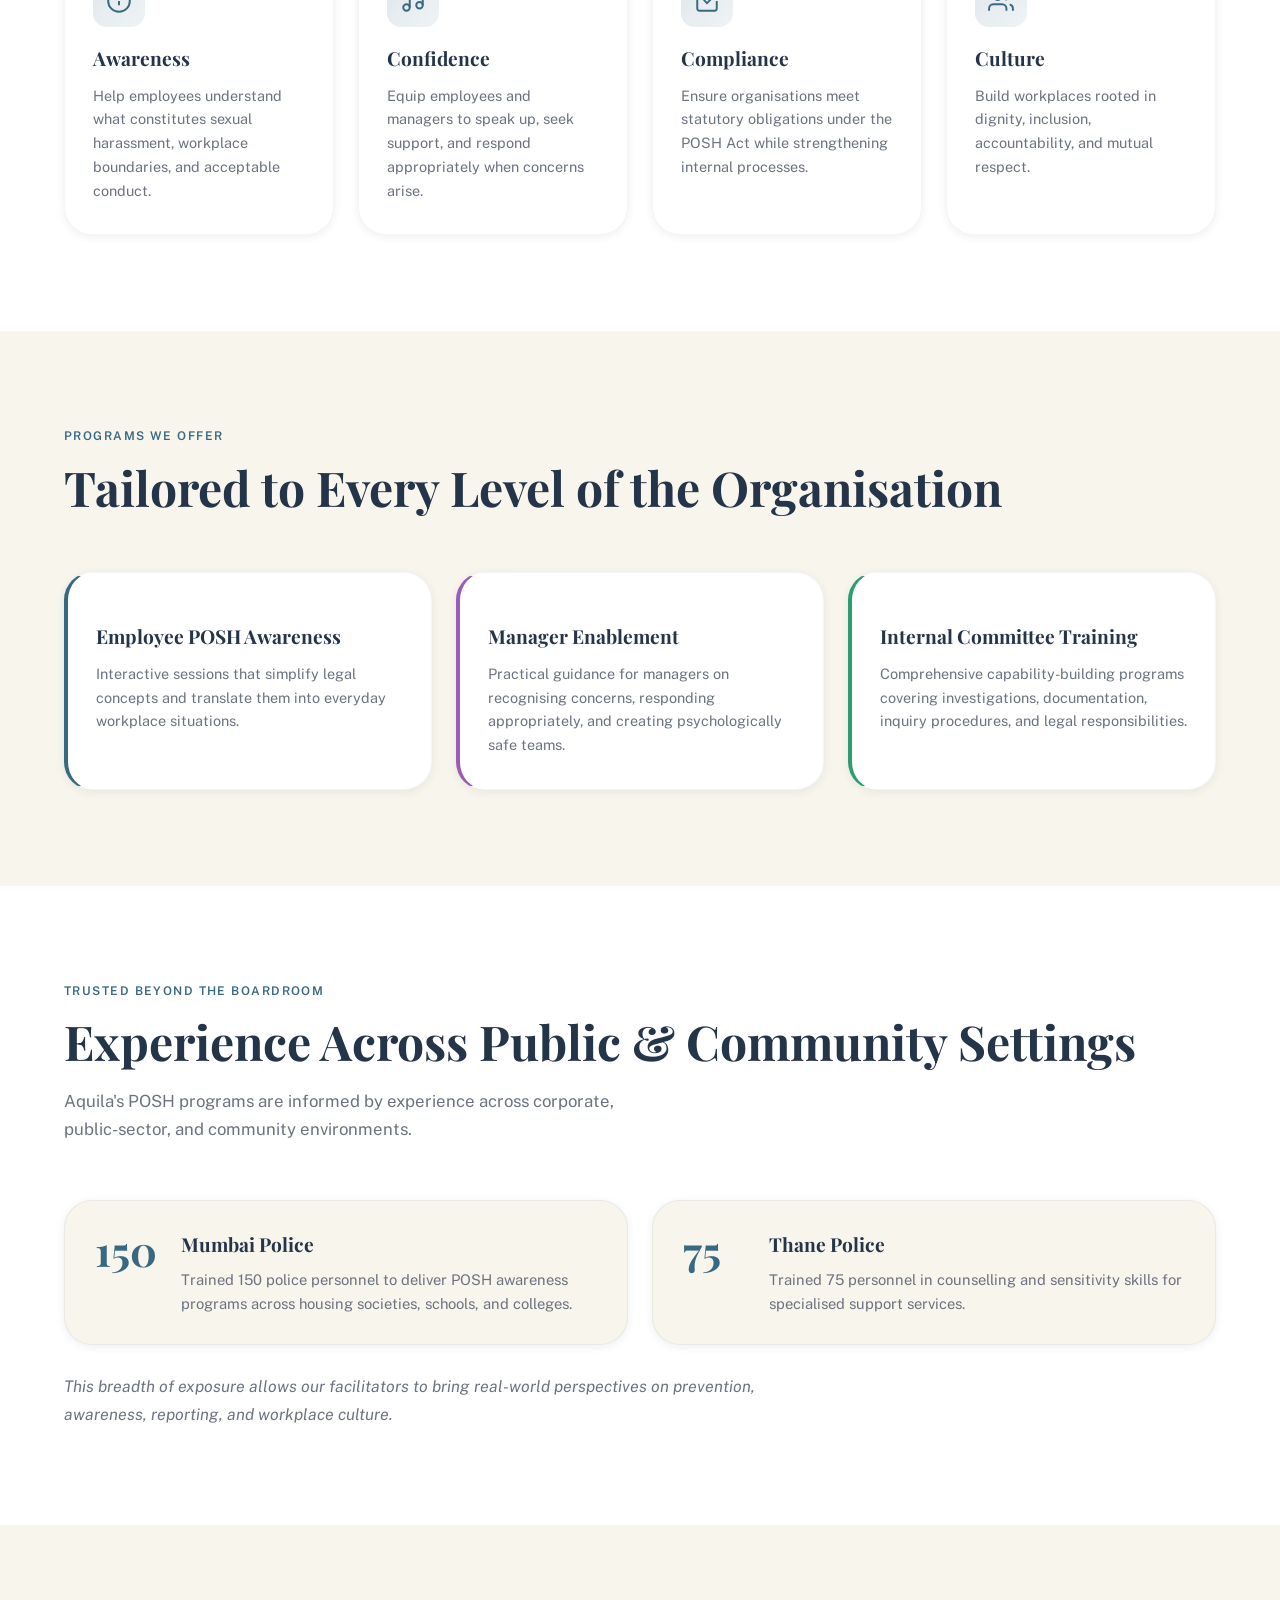
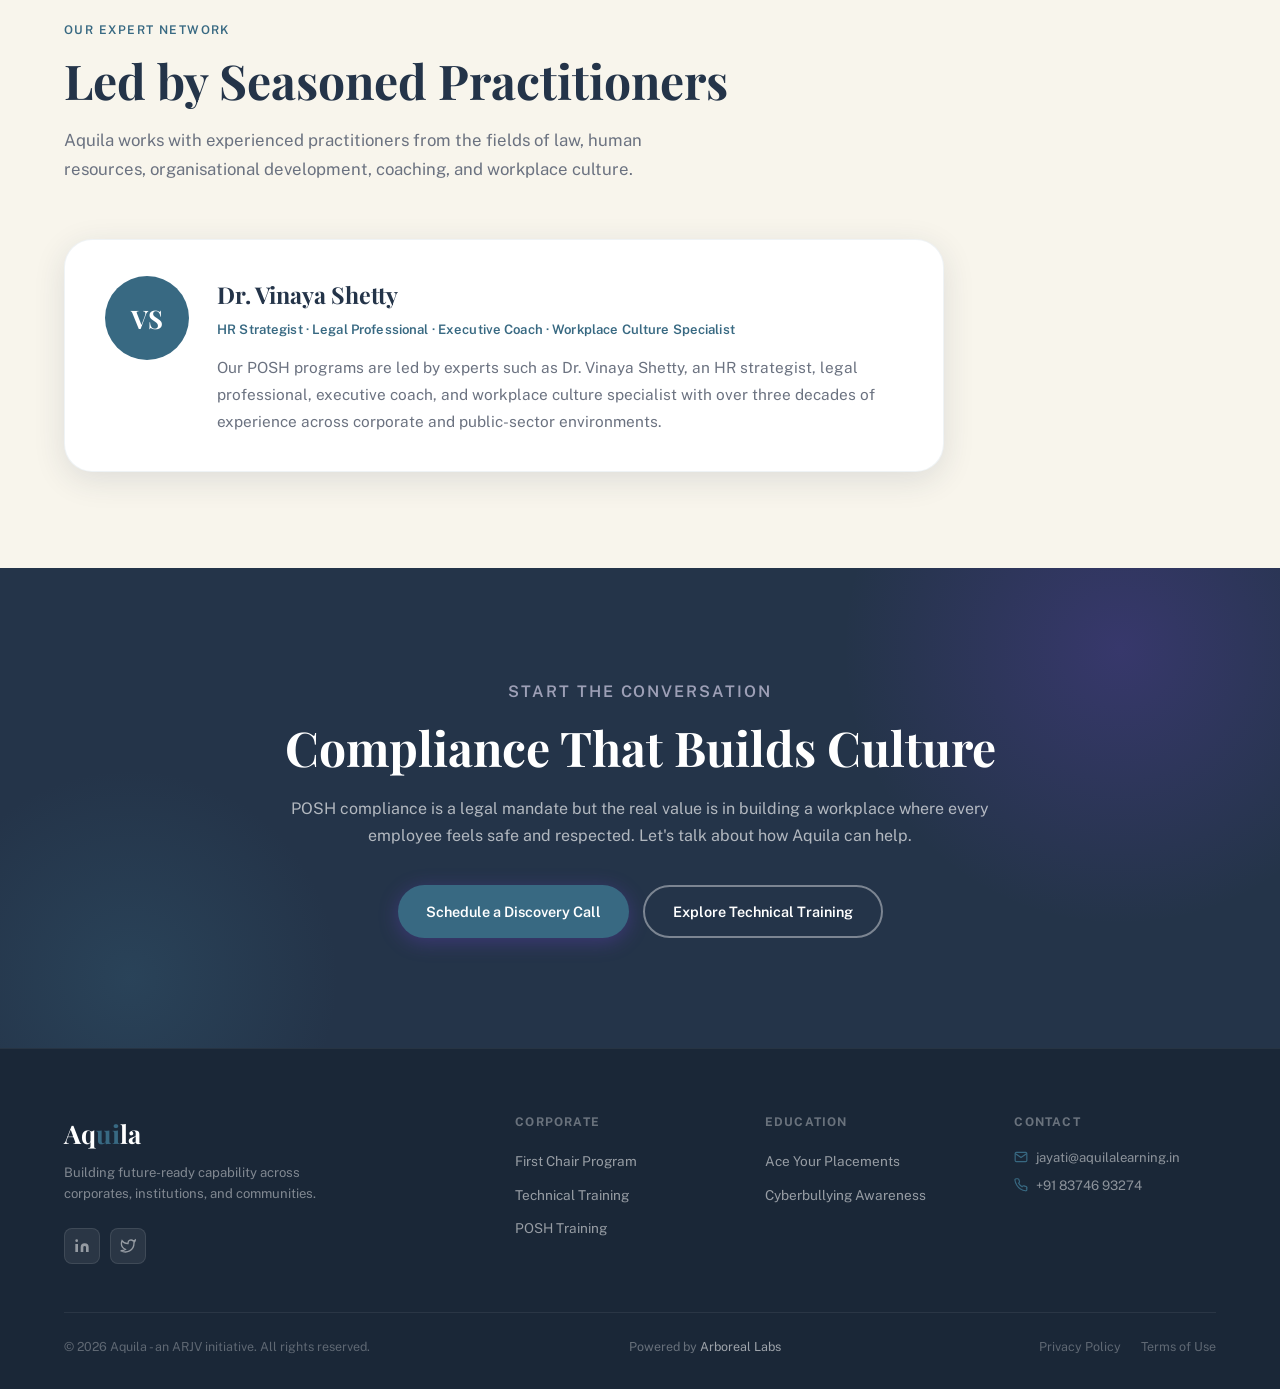
<file: posh.html>
<!DOCTYPE html>
<html lang="en">
<head>
  <meta charset="UTF-8" />
  <meta name="viewport" content="width=device-width, initial-scale=1.0" />
  <title>POSH Training | Respectful Workplace Programs by Aquila</title>
  <meta name="description" content="Aquila's POSH training programs help organizations build safe, compliant, and respectful workplaces through employee awareness, manager enablement, Internal Committee training, and leadership accountability." />
  <link rel="canonical" href="https://www.aquilalearning.in/posh.html" />
  <link rel="alternate" hreflang="en-IN" href="https://www.aquilalearning.in/posh.html" />
  <link rel="alternate" hreflang="x-default" href="https://www.aquilalearning.in/posh.html" />
  <meta name="robots" content="index, follow, max-image-preview:large" />
  <meta name="author" content="Aquila" />
  <meta name="geo.region" content="IN" />
  <meta name="geo.placename" content="India" />
  <meta name="theme-color" content="#386982" />
  <meta property="og:site_name" content="Aquila" />
  <meta property="og:title" content="POSH Training | Respectful Workplace Programs by Aquila" />
  <meta property="og:description" content="Aquila's POSH training programs help organizations build safe, compliant, and respectful workplaces through employee awareness, manager enablement, Internal Committee training, and leadership accountability." />
  <meta property="og:type" content="website" />
  <meta property="og:url" content="https://www.aquilalearning.in/posh.html" />
  <meta property="og:locale" content="en_IN" />
  <meta name="twitter:card" content="summary" />
  <meta name="twitter:title" content="POSH Training | Respectful Workplace Programs by Aquila" />
  <meta name="twitter:description" content="Aquila's POSH training programs help organizations build safe, compliant, and respectful workplaces through employee awareness, manager enablement, Internal Committee training, and leadership accountability." />

  <link rel="preconnect" href="https://fonts.googleapis.com" />
  <link rel="preconnect" href="https://fonts.gstatic.com" crossorigin />
  <link href="https://fonts.googleapis.com/css2?family=Playfair+Display:ital,wght@0,400;0,600;0,700;0,800;1,400;1,600&family=Public+Sans:wght@300;400;500;600;700&display=swap" rel="stylesheet" />
  <link rel="icon" href="favicon.svg" type="image/svg+xml" />
  <link rel="stylesheet" href="styles.css" />
  <style>
    :root { --accent: #386982; --accent-soft: #E4EFF4; }

    .page-header {
      background:
        linear-gradient(135deg, rgba(13,27,42,0.92) 0%, rgba(28,42,58,0.80) 50%, rgba(36,52,73,0.52) 100%),
        url('assets/headers/technical-training.jpg') center/cover no-repeat;
      padding-top: clamp(64px, 9vw, 120px);
    }
    .ph-icon { background: rgba(255,255,255,0.1); color: #7dc8e0; backdrop-filter: blur(8px); border: 1px solid rgba(56,105,130,0.4); }
    .page-header .ph-eyebrow { color: #7dc8e0; }
    .page-header .ph-title { color: #fff; }
    .page-header .ph-title em { color: #9fc4d6; }
    .page-header .ph-sub { color: rgba(255,255,255,0.72); }
    .crumb, .crumb a { color: rgba(255,255,255,0.55); }
    .crumb span { color: rgba(255,255,255,0.3); }

    /* Intro prose */
    .posh-intro { max-width: 760px; }
    .posh-intro p { font-size: 1.1rem; color: var(--slate); line-height: 1.8; }
    .posh-intro p + p { margin-top: 18px; }

    /* Trusted-track highlight stats */
    .posh-stat { display: flex; gap: 22px; align-items: flex-start; background: var(--ivory); border-radius: var(--radius-lg); padding: 28px 30px; border: 1px solid rgba(56,105,130,0.08); box-shadow: var(--shadow-sm); }
    .posh-stat-num { font-family: var(--font-head); font-size: 2.6rem; font-weight: 700; color: var(--accent); line-height: 1; flex-shrink: 0; min-width: 64px; }
    .posh-stat-text h3 { font-family: var(--font-head); font-size: 1.2rem; font-weight: 700; color: var(--space); margin-bottom: 8px; }
    .posh-stat-text p { font-size: 0.92rem; color: var(--slate); line-height: 1.65; }
    .posh-closing { margin-top: 28px; max-width: 760px; font-size: 1rem; color: var(--slate); line-height: 1.75; font-style: italic; }

    /* Expert feature card */
    .expert-card { display: flex; gap: 28px; align-items: flex-start; background: var(--white); border-radius: var(--radius-lg); padding: 36px 40px; box-shadow: var(--shadow-md); border: 1px solid rgba(56,105,130,0.08); max-width: 880px; }
    .expert-avatar { width: 84px; height: 84px; border-radius: 50%; flex-shrink: 0; display: flex; align-items: center; justify-content: center; font-family: var(--font-head); font-size: 1.6rem; font-weight: 700; color: #fff; background: linear-gradient(135deg, var(--teal) 0%, var(--accent) 100%); }
    .expert-body h3 { font-family: var(--font-head); font-size: 1.45rem; font-weight: 700; color: var(--space); margin-bottom: 6px; }
    .expert-role { font-size: 0.82rem; font-weight: 600; color: var(--accent); letter-spacing: 0.01em; margin-bottom: 14px; }
    .expert-body p:last-child { font-size: 0.96rem; color: var(--slate); line-height: 1.75; }

    @media (max-width: 600px) {
      .posh-stat { flex-direction: column; gap: 12px; }
      .expert-card { flex-direction: column; gap: 20px; padding: 28px 24px; }
    }
  </style>
  <script type="application/ld+json">
{
  "@context": "https://schema.org",
  "@graph": [
    {
      "@type": "WebPage",
      "@id": "https://www.aquilalearning.in/posh.html#webpage",
      "url": "https://www.aquilalearning.in/posh.html",
      "name": "POSH Training Programs",
      "headline": "POSH Training | Respectful Workplace Programs by Aquila",
      "description": "Aquila's POSH training programs help organizations build safe, compliant, and respectful workplaces through employee awareness, manager enablement, Internal Committee training, and leadership accountability.",
      "isPartOf": {
        "@id": "https://www.aquilalearning.in/#website"
      },
      "about": {
        "@id": "https://www.aquilalearning.in/#organization"
      },
      "publisher": {
        "@id": "https://www.aquilalearning.in/#organization"
      },
      "image": "https://www.aquilalearning.in/assets/headers/technical-training.jpg",
      "primaryImageOfPage": {
        "@type": "ImageObject",
        "url": "https://www.aquilalearning.in/assets/headers/technical-training.jpg"
      },
      "inLanguage": "en-IN"
    },
    {
      "@type": "BreadcrumbList",
      "@id": "https://www.aquilalearning.in/posh.html#breadcrumb",
      "itemListElement": [
        {
          "@type": "ListItem",
          "position": 1,
          "name": "Home",
          "item": "https://www.aquilalearning.in/"
        },
        {
          "@type": "ListItem",
          "position": 2,
          "name": "Corporate"
        },
        {
          "@type": "ListItem",
          "position": 3,
          "name": "POSH Training",
          "item": "https://www.aquilalearning.in/posh.html"
        }
      ]
    },
    {
      "@type": "Service",
      "@id": "https://www.aquilalearning.in/posh.html#service",
      "name": "POSH Training Programs",
      "serviceType": "POSH and respectful workplace training",
      "description": "Aquila's POSH training programs help organizations build safe, compliant, and respectful workplaces through employee awareness, manager enablement, Internal Committee training, and leadership accountability.",
      "provider": {
        "@id": "https://www.aquilalearning.in/#organization"
      },
      "areaServed": {
        "@type": "Country",
        "name": "India"
      },
      "audience": [
        {
          "@type": "Audience",
          "audienceType": "Employees"
        },
        {
          "@type": "Audience",
          "audienceType": "Managers"
        },
        {
          "@type": "Audience",
          "audienceType": "Internal Committees"
        },
        {
          "@type": "Audience",
          "audienceType": "Leadership teams"
        }
      ],
      "url": "https://www.aquilalearning.in/posh.html"
    }
  ]
}
  </script>
</head>
<body>

  <a class="skip-link" href="#main">Skip to main content</a>

  <nav class="nav" id="navbar" role="navigation" aria-label="Main navigation">
    <div class="nav-inner">
      <a href="index.html" class="nav-logo" aria-label="Aquila home">Aq<span>ui</span>la</a>
      <ul class="nav-links" role="list">
        <li><a href="index.html">Home</a></li>
        <li><a href="about.html">About</a></li>
        <li class="nav-has-dropdown">
          <a tabindex="0" class="active">Corporate <svg class="chev" width="12" height="12" viewBox="0 0 12 12" fill="none" stroke="currentColor" stroke-width="2" stroke-linecap="round" stroke-linejoin="round" aria-hidden="true"><polyline points="2,4 6,8 10,4"/></svg></a>
          <ul class="nav-dropdown">
            <li><a href="first-chair.html">First Chair</a></li>
            <li><a href="technical-training.html">Technical Training</a></li>
            <li><a href="posh.html" class="active">POSH Training</a></li>
          </ul>
        </li>
        <li class="nav-has-dropdown">
          <a tabindex="0">Education <svg class="chev" width="12" height="12" viewBox="0 0 12 12" fill="none" stroke="currentColor" stroke-width="2" stroke-linecap="round" stroke-linejoin="round" aria-hidden="true"><polyline points="2,4 6,8 10,4"/></svg></a>
          <ul class="nav-dropdown">
            <li><a href="colleges.html">Colleges</a></li>
            <li><a href="cyberbullying.html">Cyberbullying Awareness</a></li>
          </ul>
        </li>
        <li><a href="social-impact.html">Social Impact</a></li>
        <li><a href="case-studies.html">Case Studies</a></li>
        <li><a href="contact.html">Contact</a></li>
      </ul>
      <a href="contact.html" class="btn btn-primary nav-cta">Talk to Us</a>
      <button class="hamburger" id="hamburgerBtn" aria-label="Toggle mobile menu" aria-expanded="false" aria-controls="mobileMenu"><span></span><span></span><span></span></button>
    </div>
  </nav>
  <div class="mobile-menu" id="mobileMenu" aria-hidden="true">
    <ul>
      <li><a href="index.html">Home</a></li>
      <li><a href="about.html">About</a></li>
      <li><a tabindex="0">Corporate</a></li>
      <li class="mm-sub"><a href="first-chair.html">First Chair</a></li>
      <li class="mm-sub"><a href="technical-training.html">Technical Training</a></li>
      <li class="mm-sub"><a href="posh.html">POSH Training</a></li>
      <li><a tabindex="0">Education</a></li>
      <li class="mm-sub"><a href="colleges.html">Colleges</a></li>
      <li class="mm-sub"><a href="cyberbullying.html">Cyberbullying Awareness</a></li>
      <li><a href="social-impact.html">Social Impact</a></li>
      <li><a href="case-studies.html">Case Studies</a></li>
      <li><a href="contact.html">Contact</a></li>
    </ul>
    <a href="contact.html" class="btn btn-primary" style="width:100%;justify-content:center;">Talk to Us</a>
  </div>

  <!-- HEADER -->
  <header class="page-header" id="main" tabindex="-1">
    <div class="container">
      <p class="crumb"><a href="index.html">Home</a><span>/</span>Corporate<span>/</span>POSH Training</p>
      <div class="ph-icon" aria-hidden="true">
        <svg viewBox="0 0 24 24" fill="none" stroke="currentColor" stroke-width="1.8"><path d="M12 22s8-4 8-10V5l-8-3-8 3v7c0 6 8 10 8 10z"/></svg>
      </div>
      <p class="ph-eyebrow">Workplace Safety &amp; Compliance</p>
      <h1 class="ph-title">POSH &amp; <em>Respectful Workplace</em> Programs</h1>
      <p class="ph-sub">Workplace safety is more than a policy requirement. It is a culture commitment.</p>
      <div class="ph-actions">
        <a href="contact.html" class="btn btn-primary">Request a Conversation</a>
      </div>
    </div>
  </header>

  <!-- INTRO -->
  <section>
    <div class="container">
      <div class="posh-intro fade-in">
        <p>Aquila's POSH programs help organisations create workplaces where employees understand their rights, responsibilities, and role in building a respectful culture. Our programs combine legal compliance, behavioural awareness, leadership accountability, and practical workplace application.</p>
        <p>Designed for employees, managers, Internal Committees, and leadership teams, our workshops go beyond awareness sessions to drive meaningful behavioural change.</p>
      </div>
    </div>
  </section>

  <!-- OUR APPROACH -->
  <section style="background: var(--white);">
    <div class="container">
      <div class="section-header fade-in">
        <p class="section-label">Our Approach</p>
        <h2 class="section-heading">Four Outcomes That Define Effective POSH Training</h2>
        <p class="section-subheading" style="margin-top:12px;">We believe effective POSH training must achieve four outcomes:</p>
      </div>
      <div class="grid grid-4 fade-in delay-1">
        <article class="u-card">
          <div class="icon-badge" aria-hidden="true"><svg viewBox="0 0 24 24" fill="none" stroke="currentColor" stroke-width="1.8"><circle cx="12" cy="12" r="10"/><path d="M12 16v-4"/><path d="M12 8h.01"/></svg></div>
          <h3>Awareness</h3>
          <p>Help employees understand what constitutes sexual harassment, workplace boundaries, and acceptable conduct.</p>
        </article>
        <article class="u-card">
          <div class="icon-badge" aria-hidden="true"><svg viewBox="0 0 24 24" fill="none" stroke="currentColor" stroke-width="1.8"><path d="M9 18V5l12-2v13"/><circle cx="6" cy="18" r="3"/><circle cx="18" cy="16" r="3"/></svg></div>
          <h3>Confidence</h3>
          <p>Equip employees and managers to speak up, seek support, and respond appropriately when concerns arise.</p>
        </article>
        <article class="u-card">
          <div class="icon-badge" aria-hidden="true"><svg viewBox="0 0 24 24" fill="none" stroke="currentColor" stroke-width="1.8"><path d="M9 11l3 3L22 4"/><path d="M21 12v7a2 2 0 0 1-2 2H5a2 2 0 0 1-2-2V5a2 2 0 0 1 2-2h11"/></svg></div>
          <h3>Compliance</h3>
          <p>Ensure organisations meet statutory obligations under the POSH Act while strengthening internal processes.</p>
        </article>
        <article class="u-card">
          <div class="icon-badge" aria-hidden="true"><svg viewBox="0 0 24 24" fill="none" stroke="currentColor" stroke-width="1.8"><path d="M17 21v-2a4 4 0 0 0-4-4H5a4 4 0 0 0-4 4v2"/><circle cx="9" cy="7" r="4"/><path d="M23 21v-2a4 4 0 0 0-3-3.87"/><path d="M16 3.13a4 4 0 0 1 0 7.75"/></svg></div>
          <h3>Culture</h3>
          <p>Build workplaces rooted in dignity, inclusion, accountability, and mutual respect.</p>
        </article>
      </div>
    </div>
  </section>

  <!-- PROGRAMS WE OFFER -->
  <section>
    <div class="container">
      <div class="section-header fade-in">
        <p class="section-label">Programs We Offer</p>
        <h2 class="section-heading">Tailored to Every Level of the Organisation</h2>
      </div>
      <div class="grid grid-3 fade-in delay-1">
        <div class="u-card" style="border-left: 4px solid var(--accent);">
          <h3>Employee POSH Awareness</h3>
          <p>Interactive sessions that simplify legal concepts and translate them into everyday workplace situations.</p>
        </div>
        <div class="u-card" style="border-left: 4px solid #9B5CB8;">
          <h3>Manager Enablement</h3>
          <p>Practical guidance for managers on recognising concerns, responding appropriately, and creating psychologically safe teams.</p>
        </div>
        <div class="u-card" style="border-left: 4px solid #2A9D72;">
          <h3>Internal Committee Training</h3>
          <p>Comprehensive capability-building programs covering investigations, documentation, inquiry procedures, and legal responsibilities.</p>
        </div>
      </div>
    </div>
  </section>

  <!-- TRUSTED BEYOND THE BOARDROOM -->
  <section style="background: var(--white);">
    <div class="container">
      <div class="section-header fade-in">
        <p class="section-label">Trusted Beyond the Boardroom</p>
        <h2 class="section-heading">Experience Across Public &amp; Community Settings</h2>
        <p class="section-subheading" style="margin-top:12px;">Aquila's POSH programs are informed by experience across corporate, public-sector, and community environments.</p>
      </div>
      <div class="grid grid-2 fade-in delay-1">
        <div class="posh-stat">
          <div class="posh-stat-num">150</div>
          <div class="posh-stat-text">
            <h3>Mumbai Police</h3>
            <p>Trained 150 police personnel to deliver POSH awareness programs across housing societies, schools, and colleges.</p>
          </div>
        </div>
        <div class="posh-stat">
          <div class="posh-stat-num">75</div>
          <div class="posh-stat-text">
            <h3>Thane Police</h3>
            <p>Trained 75 personnel in counselling and sensitivity skills for specialised support services.</p>
          </div>
        </div>
      </div>
      <p class="posh-closing fade-in delay-2">This breadth of exposure allows our facilitators to bring real-world perspectives on prevention, awareness, reporting, and workplace culture.</p>
    </div>
  </section>

  <!-- OUR EXPERT NETWORK -->
  <section>
    <div class="container">
      <div class="section-header fade-in">
        <p class="section-label">Our Expert Network</p>
        <h2 class="section-heading">Led by Seasoned Practitioners</h2>
        <p class="section-subheading" style="margin-top:12px;">Aquila works with experienced practitioners from the fields of law, human resources, organisational development, coaching, and workplace culture.</p>
      </div>
      <div class="expert-card fade-in delay-1">
        <div class="expert-avatar" aria-hidden="true">VS</div>
        <div class="expert-body">
          <h3>Dr. Vinaya Shetty</h3>
          <p class="expert-role">HR Strategist · Legal Professional · Executive Coach · Workplace Culture Specialist</p>
          <p>Our POSH programs are led by experts such as Dr. Vinaya Shetty, an HR strategist, legal professional, executive coach, and workplace culture specialist with over three decades of experience across corporate and public-sector environments.</p>
        </div>
      </div>
    </div>
  </section>

  <!-- CTA BAND -->
  <section class="cta-band">
    <div class="container">
      <div class="cta-band-inner">
        <p class="section-label">Start the Conversation</p>
        <h2>Compliance That Builds Culture</h2>
        <p>POSH compliance is a legal mandate but the real value is in building a workplace where every employee feels safe and respected. Let's talk about how Aquila can help.</p>
        <div class="cta-band-actions">
          <a href="contact.html" class="btn btn-primary">Schedule a Discovery Call</a>
          <a href="technical-training.html" class="btn btn-outline-white">Explore Technical Training</a>
        </div>
      </div>
    </div>
  </section>

  <!-- FOOTER -->
  <footer class="footer">
    <div class="container">
      <div class="footer-top">
        <div>
          <div class="footer-brand-logo">Aq<span>ui</span>la</div>
          <p class="footer-tagline">Building future-ready capability across<br>corporates, institutions, and communities.</p>
          <div class="footer-social">
            <a href="#" class="social-icon" aria-label="LinkedIn"><svg viewBox="0 0 24 24" fill="currentColor"><path d="M16 8a6 6 0 0 1 6 6v7h-4v-7a2 2 0 0 0-2-2 2 2 0 0 0-2 2v7h-4v-7a6 6 0 0 1 6-6z"/><rect x="2" y="9" width="4" height="12"/><circle cx="4" cy="4" r="2"/></svg></a>
            <a href="#" class="social-icon" aria-label="Twitter"><svg viewBox="0 0 24 24" fill="none" stroke="currentColor" stroke-width="2"><path d="M23 3a10.9 10.9 0 0 1-3.14 1.53 4.48 4.48 0 0 0-7.86 3v1A10.66 10.66 0 0 1 3 4s-4 9 5 13a11.64 11.64 0 0 1-7 2c9 5 20 0 20-11.5a4.5 4.5 0 0 0-.08-.83A7.72 7.72 0 0 0 23 3z"/></svg></a>
          </div>
        </div>
        <div>
          <p class="footer-col-title">Corporate</p>
          <ul class="footer-links">
            <li><a href="first-chair.html">First Chair Program</a></li>
            <li><a href="technical-training.html">Technical Training</a></li>
            <li><a href="posh.html">POSH Training</a></li>
          </ul>
        </div>
        <div>
          <p class="footer-col-title">Education</p>
          <ul class="footer-links">
            <li><a href="colleges.html">Ace Your Placements</a></li>
            <li><a href="cyberbullying.html">Cyberbullying Awareness</a></li>
          </ul>
        </div>
        <div>
          <p class="footer-col-title">Contact</p>
          <div class="footer-contact-item"><svg viewBox="0 0 24 24" fill="none" stroke="currentColor" stroke-width="2"><path d="M4 4h16c1.1 0 2 .9 2 2v12c0 1.1-.9 2-2 2H4c-1.1 0-2-.9-2-2V6c0-1.1.9-2 2-2z"/><polyline points="22,6 12,13 2,6"/></svg>jayati@aquilalearning.in</div>
          <div class="footer-contact-item"><svg viewBox="0 0 24 24" fill="none" stroke="currentColor" stroke-width="2"><path d="M22 16.92v3a2 2 0 0 1-2.18 2 19.79 19.79 0 0 1-8.63-3.07A19.5 19.5 0 0 1 4.69 12 19.79 19.79 0 0 1 1.61 3.44 2 2 0 0 1 3.6 1.27h3a2 2 0 0 1 2 1.72c.127.96.361 1.903.7 2.81a2 2 0 0 1-.45 2.11L7.91 8.91a16 16 0 0 0 6 6l.92-.92a2 2 0 0 1 2.11-.45c.907.339 1.85.573 2.81.7A2 2 0 0 1 21.73 17z"/></svg>+91 83746 93274</div>
        </div>
      </div>
      <div class="footer-bottom">
        <p class="footer-copyright">&copy; 2026 Aquila - an ARJV initiative. All rights reserved.</p>
        <p class="footer-credit">Powered by <a href="https://www.arboreallabs.com/" target="_blank" rel="noopener">Arboreal Labs</a></p>
        <div class="footer-legal">
          <a href="#">Privacy Policy</a>
          <a href="#">Terms of Use</a>
        </div>
      </div>
    </div>
  </footer>

  <script src="app.js"></script>
</body>
</html>
</file>
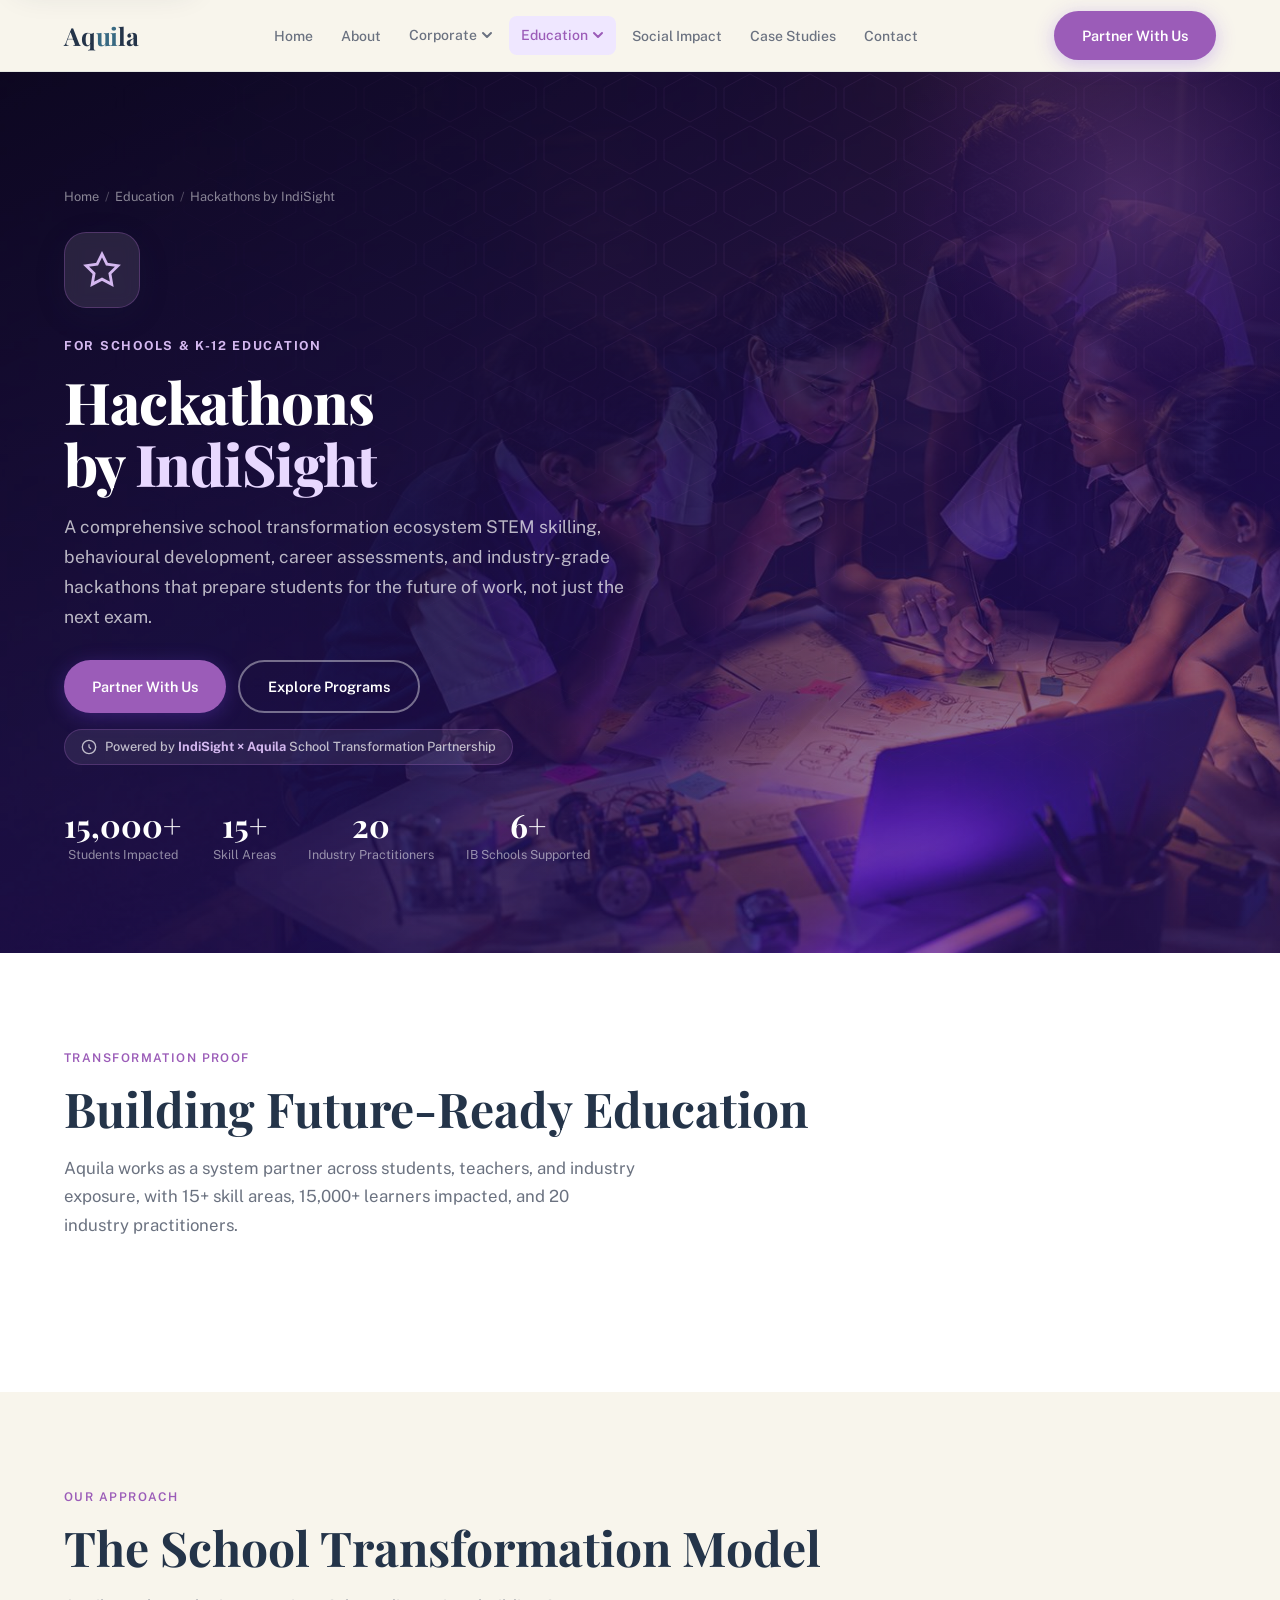
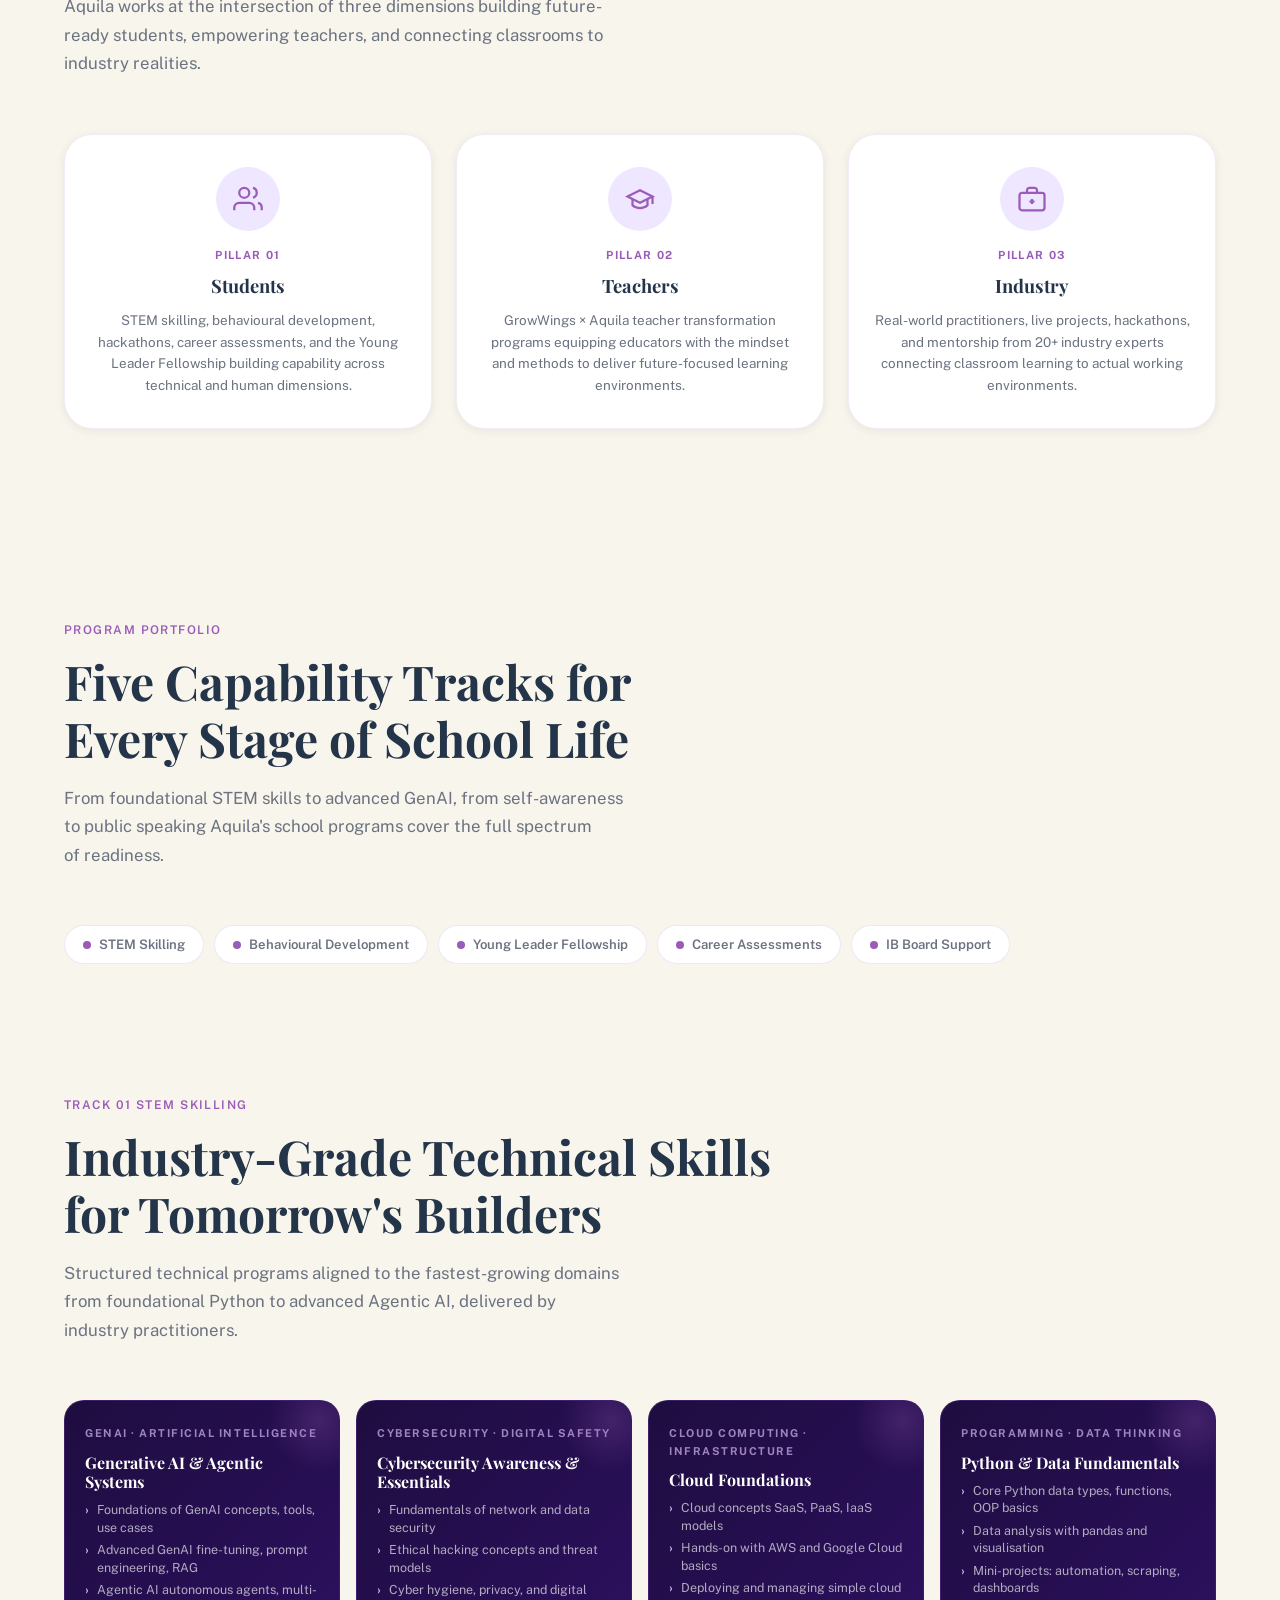
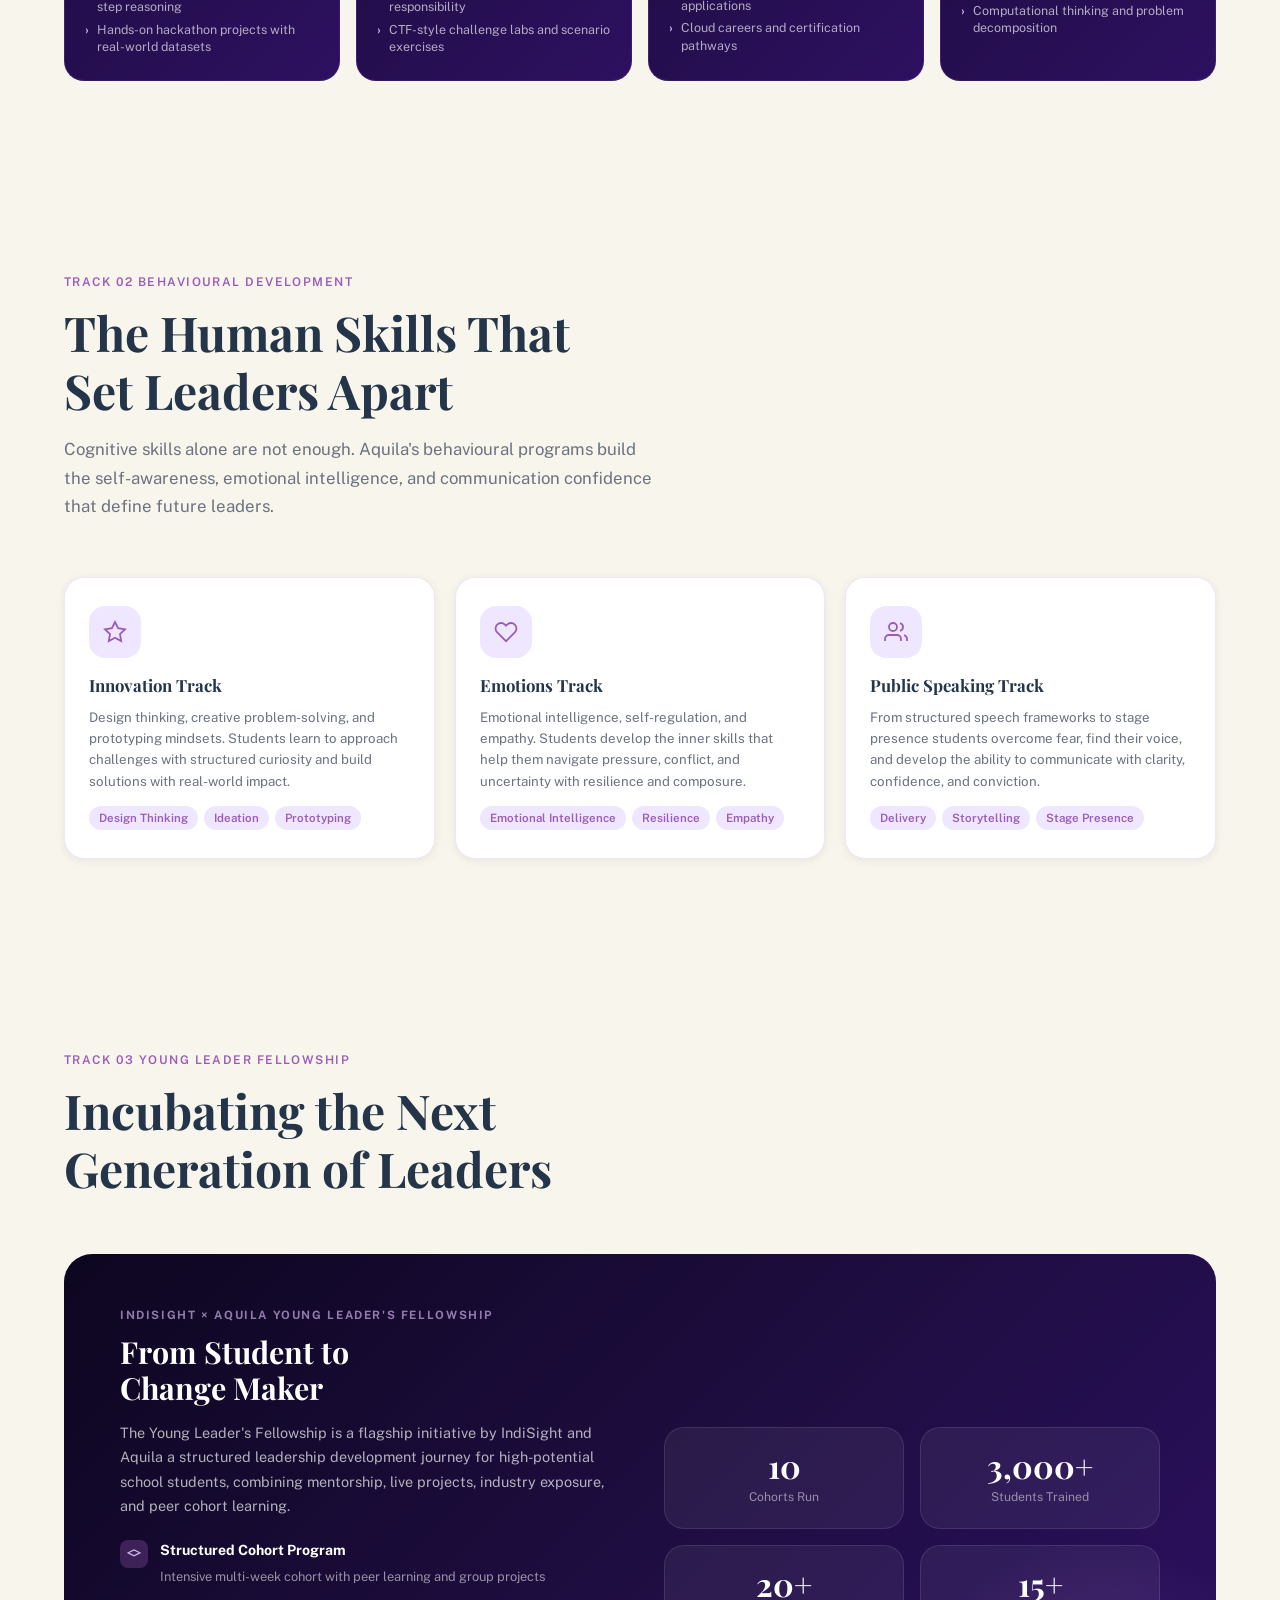
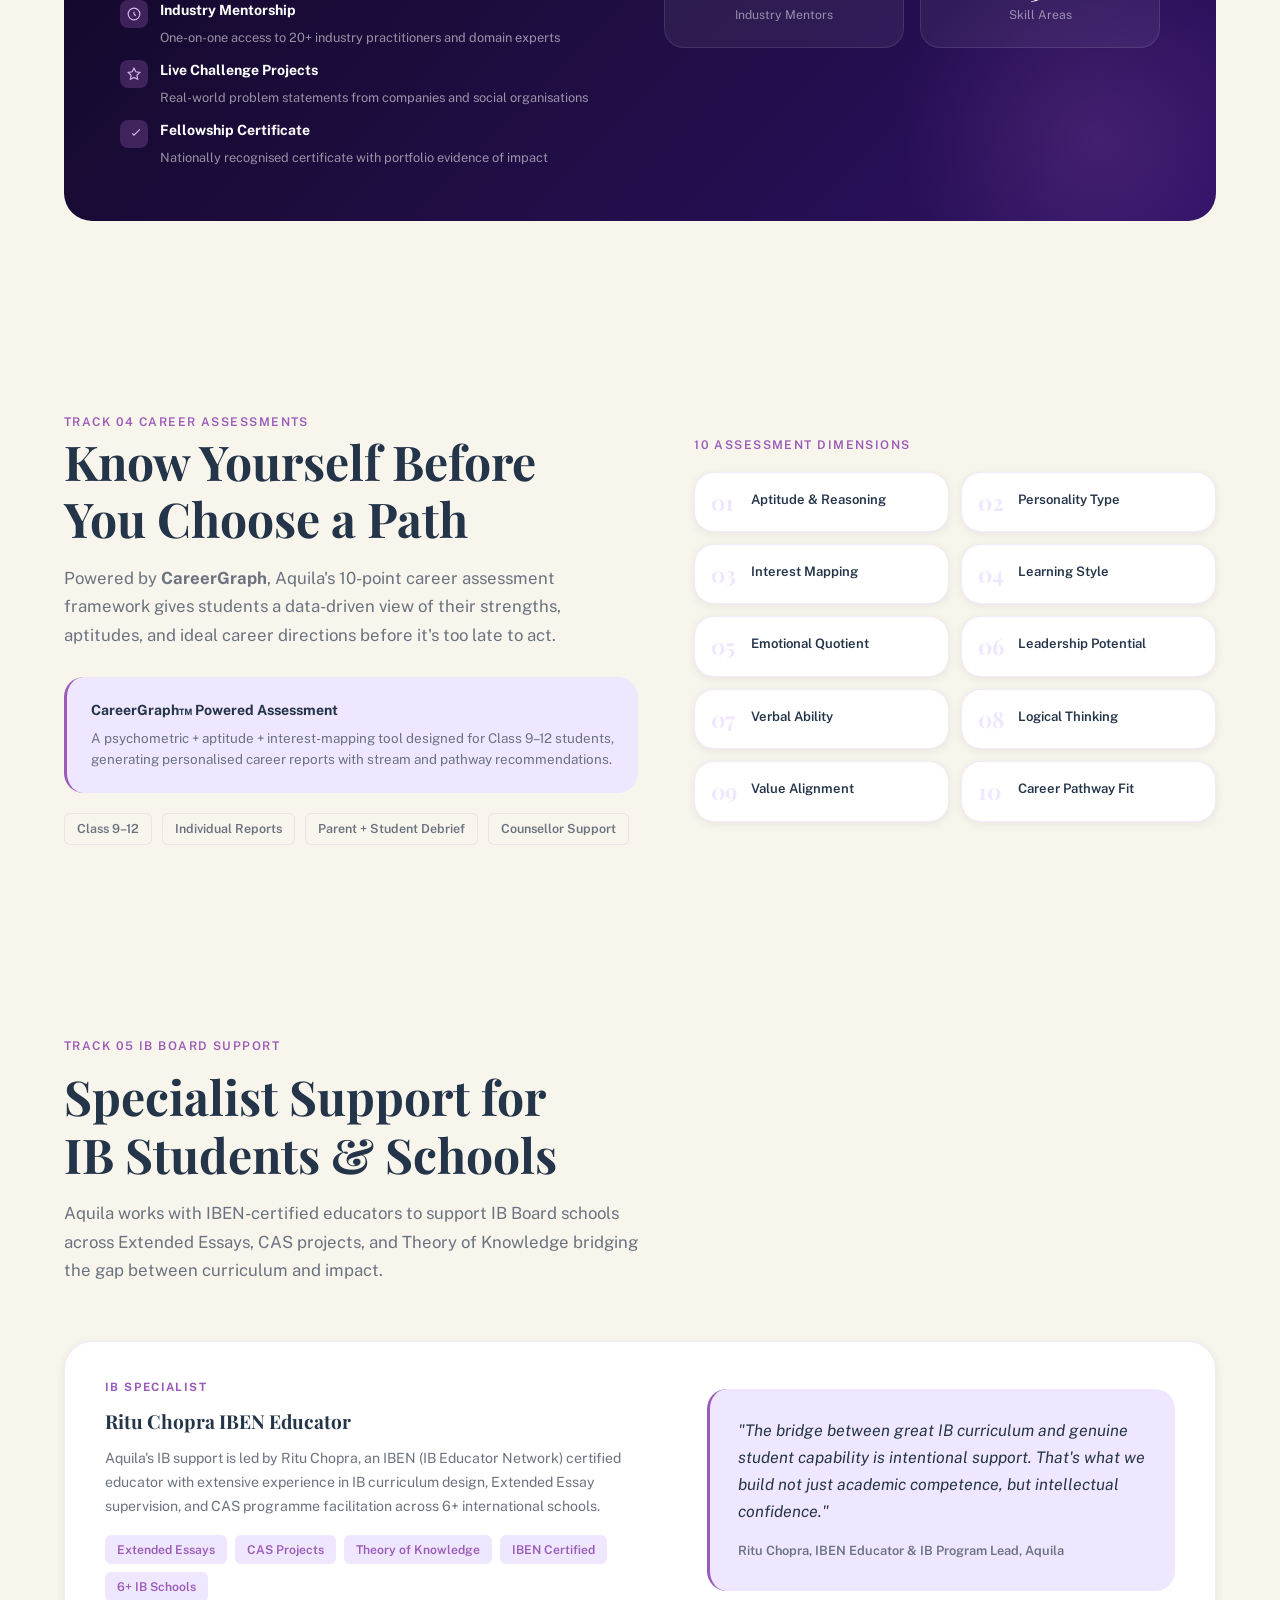
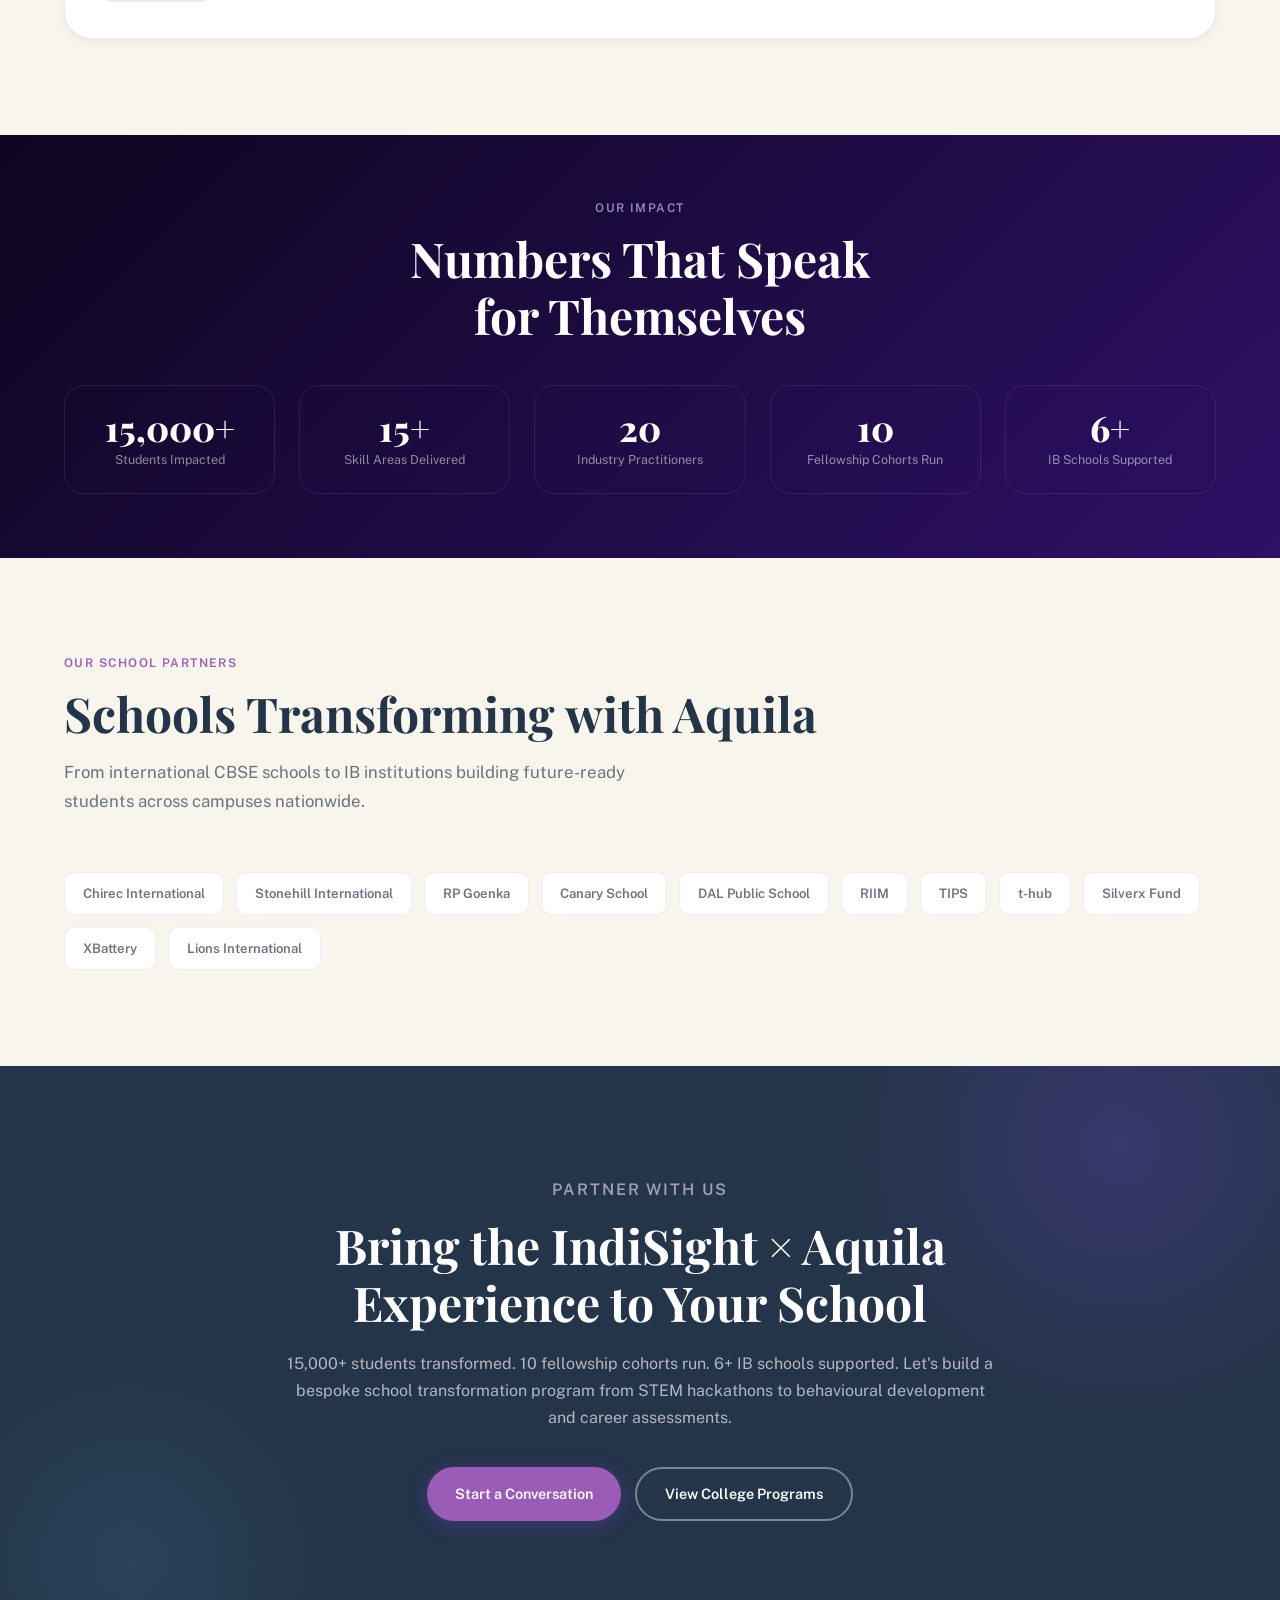
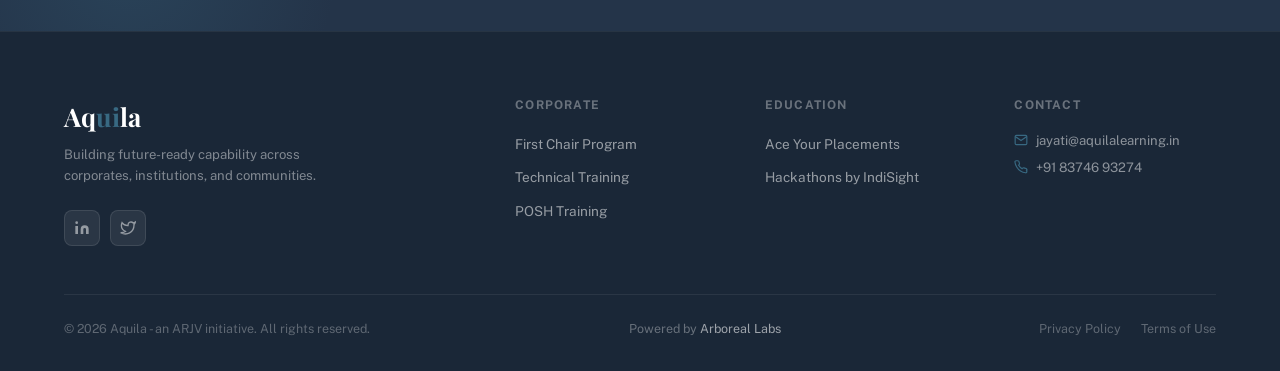
<file: schools.html>
<!DOCTYPE html>
<html lang="en">
<head>
  <meta charset="UTF-8" />
  <meta name="viewport" content="width=device-width, initial-scale=1.0" />
  <title>School Programs | Hackathons by IndiSight and Aquila</title>
  <meta name="description" content="Aquila's school programs, powered by the IndiSight x Aquila partnership, support future-ready education through hackathons, STEM skilling, young leader fellowships, career assessments, IB support, and student capability tracks." />
  <link rel="canonical" href="https://www.aquilalearning.in/schools.html" />
  <link rel="alternate" hreflang="en-IN" href="https://www.aquilalearning.in/schools.html" />
  <link rel="alternate" hreflang="x-default" href="https://www.aquilalearning.in/schools.html" />
  <meta name="robots" content="index, follow, max-image-preview:large" />
  <meta name="author" content="Aquila" />
  <meta name="geo.region" content="IN" />
  <meta name="geo.placename" content="India" />
  <meta name="theme-color" content="#386982" />
  <meta property="og:site_name" content="Aquila" />
  <meta property="og:title" content="School Programs | Hackathons by IndiSight and Aquila" />
  <meta property="og:description" content="Aquila's school programs, powered by the IndiSight x Aquila partnership, support future-ready education through hackathons, STEM skilling, young leader fellowships, career assessments, IB support, and student capability tracks." />
  <meta property="og:type" content="website" />
  <meta property="og:url" content="https://www.aquilalearning.in/schools.html" />
  <meta property="og:locale" content="en_IN" />
  <meta name="twitter:card" content="summary" />
  <meta name="twitter:title" content="School Programs | Hackathons by IndiSight and Aquila" />
  <meta name="twitter:description" content="Aquila's school programs, powered by the IndiSight x Aquila partnership, support future-ready education through hackathons, STEM skilling, young leader fellowships, career assessments, IB support, and student capability tracks." />

  <link rel="preconnect" href="https://fonts.googleapis.com" />
  <link rel="preconnect" href="https://fonts.gstatic.com" crossorigin />
  <link href="https://fonts.googleapis.com/css2?family=Playfair+Display:ital,wght@0,400;0,600;0,700;0,800;1,400;1,600&family=Public+Sans:wght@300;400;500;600;700&display=swap" rel="stylesheet" />
  <link rel="icon" href="favicon.svg" type="image/svg+xml" />
  <link rel="stylesheet" href="styles.css" />
  <style>
    :root { --accent: #9B5CB8; --accent-soft: #EFE7FF; }

    /* Deep space header with hexagonal mesh */
    .page-header { background: linear-gradient(155deg, rgba(13,6,32,0.92) 0%, rgba(30,13,64,0.8) 40%, rgba(46,16,101,0.6) 70%, rgba(74,26,122,0.45) 100%), url('assets/headers/schools.jpg') center/cover no-repeat; padding-top: clamp(64px, 9vw, 120px); }
    .page-header::before {
      content: ''; position: absolute; inset: 0; z-index: 1;
      background-image: url("data:image/svg+xml,%3Csvg xmlns='http://www.w3.org/2000/svg' width='60' height='52'%3E%3Cpolygon points='30,2 56,16 56,36 30,50 4,36 4,16' fill='none' stroke='rgba(155%2C92%2C184%2C0.15)' stroke-width='1'/%3E%3C/svg%3E");
      background-size: 60px 52px;
      -webkit-mask: radial-gradient(ellipse at 70% 20%, #000 0%, transparent 65%);
              mask: radial-gradient(ellipse at 70% 20%, #000 0%, transparent 65%);
    }
    .page-header::after {
      content: ''; position: absolute; width: 500px; height: 500px; border-radius: 50%;
      background: radial-gradient(circle, rgba(155,92,184,0.3) 0%, rgba(74,26,122,0.15) 50%, transparent 70%);
      top: -120px; right: -100px; z-index: 0;
    }
    .ph-icon { background: rgba(255,255,255,0.1); color: #d4b8f0; backdrop-filter: blur(8px); border: 1px solid rgba(155,92,184,0.35); }
    .page-header .ph-eyebrow { color: #d4b8f0; }
    .page-header .ph-title { color: #fff; }
    .page-header .ph-title em { color: #e8d8ff; font-style: normal; }
    .page-header .ph-sub { color: rgba(255,255,255,0.7); }
    .crumb, .crumb a { color: rgba(255,255,255,0.5); }
    .crumb span { color: rgba(255,255,255,0.28); }

    /* Hero stats */
    .hero-stats { display: flex; gap: 32px; flex-wrap: wrap; margin-top: 44px; }
    .hero-stat { text-align: center; }
    .hero-stat .val { font-family: var(--font-head); font-size: 2rem; font-weight: 700; color: #fff; line-height: 1; }
    .hero-stat .lbl { font-size: 0.78rem; color: rgba(255,255,255,0.52); margin-top: 4px; }

    /* Indisight badge */
    .indisight-badge {
      display: inline-flex; align-items: center; gap: 8px;
      background: rgba(255,255,255,0.08); border: 1px solid rgba(155,92,184,0.3);
      border-radius: 20px; padding: 7px 16px; margin-top: 16px;
      font-size: 0.8rem; color: rgba(255,255,255,0.7); font-weight: 500;
    }
    .indisight-badge strong { color: #d4b8f0; font-weight: 700; }
    .indisight-badge svg { flex-shrink: 0; }

    /* Transformation model */
    .transform-model { display: grid; grid-template-columns: 1fr 1fr 1fr; gap: 24px; position: relative; }
    .transform-model::before {
      content: ''; position: absolute; top: 50%; left: 50%; transform: translate(-50%,-50%);
      width: 140px; height: 140px; border-radius: 50%;
      background: radial-gradient(circle, var(--accent-soft) 0%, transparent 70%);
      z-index: 0;
    }
    .transform-card {
      background: var(--white); border-radius: var(--radius-lg); padding: 32px 24px;
      border: 1px solid rgba(155,92,184,0.12); box-shadow: var(--shadow-sm);
      text-align: center; position: relative; z-index: 1;
      transition: transform 0.25s ease, box-shadow 0.25s ease;
    }
    .transform-card:hover { transform: translateY(-5px); box-shadow: var(--shadow-md); }
    .transform-icon { width: 64px; height: 64px; border-radius: 50%; background: var(--accent-soft); color: var(--accent); display: flex; align-items: center; justify-content: center; margin: 0 auto 16px; }
    .transform-icon svg { width: 30px; height: 30px; }
    .transform-label { font-size: 0.7rem; font-weight: 700; letter-spacing: 0.12em; text-transform: uppercase; color: var(--accent); margin-bottom: 6px; }
    .transform-title { font-family: var(--font-head); font-size: 1.15rem; font-weight: 700; color: var(--space); margin-bottom: 10px; }
    .transform-desc { font-size: 0.84rem; color: var(--slate); line-height: 1.6; }

    /* Program portfolio */
    .program-tabs { display: flex; flex-wrap: wrap; gap: 10px; margin-bottom: 36px; }
    .prog-tab-label { display: inline-flex; align-items: center; gap: 8px; padding: 8px 18px; border-radius: 100px; background: var(--white); border: 1px solid rgba(155,92,184,0.15); font-size: 0.82rem; font-weight: 600; color: var(--slate); white-space: nowrap; }
    .prog-tab-label .dot { width: 8px; height: 8px; border-radius: 50%; background: var(--accent); flex-shrink: 0; }

    /* STEM grid */
    .stem-grid { display: grid; grid-template-columns: repeat(4, 1fr); gap: 16px; }
    .stem-card {
      border-radius: var(--radius-md); padding: 24px 20px;
      background: linear-gradient(135deg, #1e0d40, #2d1060);
      border: 1px solid rgba(155,92,184,0.2);
      position: relative; overflow: hidden;
      transition: transform 0.25s ease;
    }
    .stem-card:hover { transform: translateY(-4px); }
    .stem-card::after { content: ''; position: absolute; width: 100px; height: 100px; border-radius: 50%; background: radial-gradient(circle, rgba(155,92,184,0.25) 0%, transparent 70%); top: -30px; right: -30px; }
    .stem-tag { font-size: 0.68rem; font-weight: 700; letter-spacing: 0.14em; text-transform: uppercase; color: rgba(212,184,240,0.7); margin-bottom: 10px; }
    .stem-title { font-family: var(--font-head); font-size: 1rem; font-weight: 700; color: #fff; margin-bottom: 10px; line-height: 1.2; }
    .stem-tracks { display: flex; flex-direction: column; gap: 5px; }
    .stem-track { font-size: 0.78rem; color: rgba(255,255,255,0.65); padding-left: 12px; position: relative; line-height: 1.4; }
    .stem-track::before { content: '›'; position: absolute; left: 0; color: #d4b8f0; font-weight: 700; }

    /* Behavioural pillars */
    .behav-row { display: grid; grid-template-columns: repeat(3, 1fr); gap: 20px; }
    .behav-card {
      border-radius: var(--radius-md); padding: 28px 24px;
      border: 1.5px solid rgba(155,92,184,0.15); background: var(--white);
      box-shadow: var(--shadow-sm);
      transition: transform 0.25s ease, box-shadow 0.25s ease;
    }
    .behav-card:hover { transform: translateY(-4px); box-shadow: var(--shadow-md); }
    .behav-icon { width: 52px; height: 52px; border-radius: 16px; background: var(--accent-soft); color: var(--accent); display: flex; align-items: center; justify-content: center; margin-bottom: 14px; }
    .behav-icon svg { width: 24px; height: 24px; }
    .behav-title { font-family: var(--font-head); font-size: 1.05rem; font-weight: 700; color: var(--space); margin-bottom: 8px; }
    .behav-desc { font-size: 0.83rem; color: var(--slate); line-height: 1.6; margin-bottom: 14px; }
    .behav-tags { display: flex; flex-wrap: wrap; gap: 6px; }
    .behav-tag { font-size: 0.72rem; font-weight: 600; padding: 3px 10px; border-radius: 100px; background: var(--accent-soft); color: var(--accent); }

    /* Young leader fellowship panel */
    .fellowship-panel {
      background: linear-gradient(135deg, #0d0620 0%, #1e0d40 50%, #2e1065 100%);
      border-radius: var(--radius-lg); padding: 52px 56px;
      display: grid; grid-template-columns: 1fr 1fr; gap: 48px;
      align-items: center; position: relative; overflow: hidden;
    }
    .fellowship-panel::before { content: ''; position: absolute; width: 400px; height: 400px; border-radius: 50%; background: radial-gradient(circle, rgba(155,92,184,0.22) 0%, transparent 70%); bottom: -120px; right: -80px; }
    .fp-eyebrow { font-size: 0.72rem; font-weight: 700; letter-spacing: 0.14em; text-transform: uppercase; color: rgba(212,184,240,0.65); margin-bottom: 10px; }
    .fp-title { font-family: var(--font-head); font-size: 1.9rem; font-weight: 700; color: #fff; margin-bottom: 14px; line-height: 1.2; }
    .fp-body { font-size: 0.9rem; color: rgba(255,255,255,0.68); line-height: 1.7; margin-bottom: 20px; }
    .fp-features { display: flex; flex-direction: column; gap: 10px; }
    .fp-feature { display: flex; gap: 12px; align-items: flex-start; }
    .fp-feature-icon { width: 28px; height: 28px; border-radius: 8px; background: rgba(155,92,184,0.3); color: #d4b8f0; display: flex; align-items: center; justify-content: center; flex-shrink: 0; margin-top: 1px; }
    .fp-feature-icon svg { width: 14px; height: 14px; }
    .fp-feature-text strong { display: block; font-size: 0.88rem; color: #fff; margin-bottom: 2px; }
    .fp-feature-text span { font-size: 0.8rem; color: rgba(255,255,255,0.55); }
    .fp-stats { display: grid; grid-template-columns: 1fr 1fr; gap: 16px; }
    .fp-stat { background: rgba(255,255,255,0.06); border: 1px solid rgba(255,255,255,0.1); border-radius: var(--radius-md); padding: 22px 20px; text-align: center; }
    .fp-stat .val { font-family: var(--font-head); font-size: 2rem; font-weight: 700; color: #fff; line-height: 1; }
    .fp-stat .lbl { font-size: 0.76rem; color: rgba(255,255,255,0.5); margin-top: 5px; }

    /* Career assessments */
    .assess-grid { display: grid; grid-template-columns: 1.1fr 1fr; gap: 56px; align-items: center; }
    .assess-wheel { display: grid; grid-template-columns: 1fr 1fr; gap: 12px; }
    .assess-item { background: var(--white); border: 1px solid rgba(155,92,184,0.12); border-radius: var(--radius-md); padding: 18px 16px; display: flex; gap: 12px; align-items: flex-start; box-shadow: var(--shadow-sm); transition: box-shadow 0.2s; }
    .assess-item:hover { box-shadow: var(--shadow-md); }
    .assess-num { font-family: var(--font-head); font-size: 1.4rem; font-weight: 700; color: var(--accent-soft); line-height: 1; min-width: 28px; }
    .assess-name { font-size: 0.82rem; font-weight: 600; color: var(--space); line-height: 1.35; }

    /* IB board support */
    .ib-card { background: var(--white); border-radius: var(--radius-lg); padding: 36px 40px; border: 1px solid rgba(155,92,184,0.12); box-shadow: var(--shadow-sm); display: grid; grid-template-columns: 1.2fr 1fr; gap: 40px; align-items: center; }
    .ib-quote { background: var(--accent-soft); border-radius: var(--radius-md); padding: 28px; border-left: 3px solid var(--accent); }
    .ib-quote blockquote { font-size: 1rem; color: var(--space); line-height: 1.7; font-style: italic; margin-bottom: 12px; }
    .ib-quote cite { font-size: 0.8rem; color: var(--slate); font-style: normal; font-weight: 600; }
    .ib-detail-title { font-family: var(--font-head); font-size: 1.2rem; font-weight: 700; color: var(--space); margin-bottom: 10px; }
    .ib-detail-body { font-size: 0.88rem; color: var(--slate); line-height: 1.7; margin-bottom: 16px; }
    .ib-badges { display: flex; flex-wrap: wrap; gap: 8px; }
    .ib-badge { font-size: 0.76rem; font-weight: 600; padding: 5px 12px; border-radius: 6px; background: var(--accent-soft); color: var(--accent); }

    /* Impact stats band */
    .impact-band { background: linear-gradient(135deg, #0d0620, #2e1065); padding: 64px 0; }
    .impact-stats-row { display: grid; grid-template-columns: repeat(5, 1fr); gap: 24px; }
    .impact-stat { text-align: center; padding: 24px 16px; border-radius: var(--radius-md); border: 1px solid rgba(155,92,184,0.2); }
    .impact-val { font-family: var(--font-head); font-size: 2.2rem; font-weight: 800; color: #fff; line-height: 1; }
    .impact-lbl { font-size: 0.78rem; color: rgba(255,255,255,0.52); margin-top: 6px; line-height: 1.4; }

    /* Partners */
    .partners-row { display: flex; flex-wrap: wrap; gap: 12px; align-items: center; }
    .partner-badge { background: var(--white); border: 1px solid rgba(155,92,184,0.12); border-radius: 10px; padding: 10px 18px; font-size: 0.82rem; font-weight: 600; color: var(--slate); white-space: nowrap; }

    @media (max-width: 1024px) {
      .transform-model { grid-template-columns: 1fr; }
      .transform-model::before { display: none; }
      .stem-grid { grid-template-columns: repeat(2, 1fr); }
      .behav-row { grid-template-columns: 1fr; }
      .fellowship-panel { grid-template-columns: 1fr; padding: 36px 28px; }
      .assess-grid { grid-template-columns: 1fr; gap: 40px; }
      .ib-card { grid-template-columns: 1fr; padding: 28px 24px; }
      .impact-stats-row { grid-template-columns: repeat(3, 1fr); }
    }
    @media (max-width: 768px) {
      .stem-grid { grid-template-columns: 1fr; }
      .assess-wheel { grid-template-columns: 1fr; }
      .fp-stats { grid-template-columns: 1fr 1fr; }
      .impact-stats-row { grid-template-columns: repeat(2, 1fr); }
    }
  </style>
  <script type="application/ld+json">
{
  "@context": "https://schema.org",
  "@graph": [
    {
      "@type": "WebPage",
      "@id": "https://www.aquilalearning.in/schools.html#webpage",
      "url": "https://www.aquilalearning.in/schools.html",
      "name": "Hackathons by IndiSight and Aquila",
      "headline": "School Programs | Hackathons by IndiSight and Aquila",
      "description": "Aquila's school programs, powered by the IndiSight x Aquila partnership, support future-ready education through hackathons, STEM skilling, young leader fellowships, career assessments, IB support, and student capability tracks.",
      "isPartOf": {
        "@id": "https://www.aquilalearning.in/#website"
      },
      "about": {
        "@id": "https://www.aquilalearning.in/#organization"
      },
      "publisher": {
        "@id": "https://www.aquilalearning.in/#organization"
      },
      "image": "https://www.aquilalearning.in/assets/headers/schools.jpg",
      "primaryImageOfPage": {
        "@type": "ImageObject",
        "url": "https://www.aquilalearning.in/assets/headers/schools.jpg"
      },
      "inLanguage": "en-IN"
    },
    {
      "@type": "BreadcrumbList",
      "@id": "https://www.aquilalearning.in/schools.html#breadcrumb",
      "itemListElement": [
        {
          "@type": "ListItem",
          "position": 1,
          "name": "Home",
          "item": "https://www.aquilalearning.in/"
        },
        {
          "@type": "ListItem",
          "position": 2,
          "name": "Education"
        },
        {
          "@type": "ListItem",
          "position": 3,
          "name": "Schools",
          "item": "https://www.aquilalearning.in/schools.html"
        }
      ]
    },
    {
      "@type": "Service",
      "@id": "https://www.aquilalearning.in/schools.html#service",
      "name": "Hackathons by IndiSight and Aquila",
      "serviceType": "School transformation and student capability programs",
      "description": "Aquila's school programs, powered by the IndiSight x Aquila partnership, support future-ready education through hackathons, STEM skilling, young leader fellowships, career assessments, IB support, and student capability tracks.",
      "provider": {
        "@id": "https://www.aquilalearning.in/#organization"
      },
      "areaServed": {
        "@type": "Country",
        "name": "India"
      },
      "audience": [
        {
          "@type": "Audience",
          "audienceType": "Schools"
        },
        {
          "@type": "Audience",
          "audienceType": "Students"
        },
        {
          "@type": "Audience",
          "audienceType": "Teachers"
        },
        {
          "@type": "Audience",
          "audienceType": "Parents"
        }
      ],
      "url": "https://www.aquilalearning.in/schools.html"
    }
  ]
}
  </script>
</head>
<body>

  <a class="skip-link" href="#main">Skip to main content</a>

  <nav class="nav" id="navbar" role="navigation" aria-label="Main navigation">
    <div class="nav-inner">
      <a href="index.html" class="nav-logo" aria-label="Aquila home">Aq<span>ui</span>la</a>
      <ul class="nav-links" role="list">
        <li><a href="index.html">Home</a></li>
        <li><a href="about.html">About</a></li>
        <li class="nav-has-dropdown">
          <a tabindex="0">Corporate <svg class="chev" width="12" height="12" viewBox="0 0 12 12" fill="none" stroke="currentColor" stroke-width="2" stroke-linecap="round" stroke-linejoin="round" aria-hidden="true"><polyline points="2,4 6,8 10,4"/></svg></a>
          <ul class="nav-dropdown">
            <li><a href="first-chair.html">First Chair</a></li>
            <li><a href="technical-training.html">Technical Training</a></li>
            <li><a href="posh.html">POSH Training</a></li>
          </ul>
        </li>
        <li class="nav-has-dropdown">
          <a tabindex="0" class="active">Education <svg class="chev" width="12" height="12" viewBox="0 0 12 12" fill="none" stroke="currentColor" stroke-width="2" stroke-linecap="round" stroke-linejoin="round" aria-hidden="true"><polyline points="2,4 6,8 10,4"/></svg></a>
          <ul class="nav-dropdown">
            <li><a href="colleges.html">Colleges</a></li>
            <li><a href="schools.html" class="active">Schools</a></li>
            <li><a href="cyberbullying.html">Cyberbullying Awareness</a></li>
          </ul>
        </li>
        <li><a href="social-impact.html">Social Impact</a></li>
        <li><a href="case-studies.html">Case Studies</a></li>
        <li><a href="contact.html">Contact</a></li>
      </ul>
      <a href="contact.html" class="btn btn-primary nav-cta">Partner With Us</a>
      <button class="hamburger" id="hamburgerBtn" aria-label="Toggle mobile menu" aria-expanded="false" aria-controls="mobileMenu"><span></span><span></span><span></span></button>
    </div>
  </nav>
  <div class="mobile-menu" id="mobileMenu" aria-hidden="true">
    <ul>
      <li><a href="index.html">Home</a></li>
      <li><a href="about.html">About</a></li>
      <li><a tabindex="0">Corporate</a></li>
      <li class="mm-sub"><a href="first-chair.html">First Chair</a></li>
      <li class="mm-sub"><a href="technical-training.html">Technical Training</a></li>
      <li class="mm-sub"><a href="posh.html">POSH Training</a></li>
      <li><a tabindex="0">Education</a></li>
      <li class="mm-sub"><a href="colleges.html">Colleges</a></li>
    <li class="mm-sub"><a href="cyberbullying.html">Cyberbullying Awareness</a></li>
      <li class="mm-sub"><a href="cyberbullying.html">Cyberbullying Awareness</a></li>
      <li class="mm-sub"><a href="schools.html">Schools</a></li>
      <li><a href="social-impact.html">Social Impact</a></li>
      <li><a href="case-studies.html">Case Studies</a></li>
      <li><a href="contact.html">Contact</a></li>
    </ul>
    <a href="contact.html" class="btn btn-primary" style="width:100%;justify-content:center;">Partner With Us</a>
  </div>

  <!-- HEADER -->
  <header class="page-header" id="main" tabindex="-1">
    <div class="container">
      <p class="crumb"><a href="index.html">Home</a><span>/</span>Education<span>/</span>Hackathons by IndiSight</p>
      <div class="ph-icon" aria-hidden="true">
        <svg viewBox="0 0 24 24" fill="none" stroke="currentColor" stroke-width="1.8"><polygon points="12 2 15.09 8.26 22 9.27 17 14.14 18.18 21.02 12 17.77 5.82 21.02 7 14.14 2 9.27 8.91 8.26 12 2"/></svg>
      </div>
      <p class="ph-eyebrow">For Schools &amp; K-12 Education</p>
      <h1 class="ph-title">Hackathons by <em>IndiSight</em></h1>
      <p class="ph-sub">A comprehensive school transformation ecosystem STEM skilling, behavioural development, career assessments, and industry-grade hackathons that prepare students for the future of work, not just the next exam.</p>
      <div class="ph-actions">
        <a href="contact.html" class="btn btn-primary">Partner With Us</a>
        <a href="#programs" class="btn btn-outline-white">Explore Programs</a>
      </div>
      <div class="indisight-badge">
        <svg width="16" height="16" viewBox="0 0 24 24" fill="none" stroke="currentColor" stroke-width="2"><circle cx="12" cy="12" r="10"/><path d="M12 8v4l3 3"/></svg>
        <span>Powered by <strong>IndiSight × Aquila</strong> School Transformation Partnership</span>
      </div>
      <div class="hero-stats">
        <div class="hero-stat"><div class="val">15,000+</div><div class="lbl">Students Impacted</div></div>
        <div class="hero-stat"><div class="val">15+</div><div class="lbl">Skill Areas</div></div>
        <div class="hero-stat"><div class="val">20</div><div class="lbl">Industry Practitioners</div></div>
        <div class="hero-stat"><div class="val">6+</div><div class="lbl">IB Schools Supported</div></div>
      </div>
    </div>
  </header>

  <!-- TRANSFORMATION MODEL -->
  <section style="background: var(--white);">
    <div class="container">
      <div class="section-header fade-in">
        <p class="section-label">Transformation Proof</p>
        <h2 class="section-heading">Building Future-Ready Education</h2>
        <p class="section-subheading">Aquila works as a system partner across students, teachers, and industry exposure, with 15+ skill areas, 15,000+ learners impacted, and 20 industry practitioners.</p>
      </div>
    </div>
  </section>

  <section>
    <div class="container">
      <div class="section-header fade-in">
        <p class="section-label">Our Approach</p>
        <h2 class="section-heading">The School Transformation Model</h2>
        <p class="section-subheading">Aquila works at the intersection of three dimensions building future-ready students, empowering teachers, and connecting classrooms to industry realities.</p>
      </div>
      <div class="transform-model fade-in delay-1">
        <div class="transform-card">
          <div class="transform-icon"><svg viewBox="0 0 24 24" fill="none" stroke="currentColor" stroke-width="1.8"><path d="M17 21v-2a4 4 0 0 0-4-4H5a4 4 0 0 0-4 4v2"/><circle cx="9" cy="7" r="4"/><path d="M23 21v-2a4 4 0 0 0-3-3.87"/><path d="M16 3.13a4 4 0 0 1 0 7.75"/></svg></div>
          <div class="transform-label">Pillar 01</div>
          <div class="transform-title">Students</div>
          <div class="transform-desc">STEM skilling, behavioural development, hackathons, career assessments, and the Young Leader Fellowship building capability across technical and human dimensions.</div>
        </div>
        <div class="transform-card">
          <div class="transform-icon"><svg viewBox="0 0 24 24" fill="none" stroke="currentColor" stroke-width="1.8"><path d="M22 10 12 5 2 10l10 5 10-5z"/><path d="M6 12v5c3 3 9 3 12 0v-5"/><path d="M22 10v6"/></svg></div>
          <div class="transform-label">Pillar 02</div>
          <div class="transform-title">Teachers</div>
          <div class="transform-desc">GrowWings × Aquila teacher transformation programs equipping educators with the mindset and methods to deliver future-focused learning environments.</div>
        </div>
        <div class="transform-card">
          <div class="transform-icon"><svg viewBox="0 0 24 24" fill="none" stroke="currentColor" stroke-width="1.8"><rect x="2" y="7" width="20" height="14" rx="2"/><path d="M16 7V5a2 2 0 0 0-2-2h-4a2 2 0 0 0-2 2v2"/><line x1="12" y1="12" x2="12" y2="16"/><line x1="10" y1="14" x2="14" y2="14"/></svg></div>
          <div class="transform-label">Pillar 03</div>
          <div class="transform-title">Industry</div>
          <div class="transform-desc">Real-world practitioners, live projects, hackathons, and mentorship from 20+ industry experts connecting classroom learning to actual working environments.</div>
        </div>
      </div>
    </div>
  </section>

  <!-- PROGRAM OVERVIEW LABELS -->
  <section id="programs" style="background: var(--ivory); padding-bottom: 0;">
    <div class="container">
      <div class="section-header fade-in">
        <p class="section-label">Program Portfolio</p>
        <h2 class="section-heading">Five Capability Tracks for <br>Every Stage of School Life</h2>
        <p class="section-subheading">From foundational STEM skills to advanced GenAI, from self-awareness to public speaking Aquila's school programs cover the full spectrum of readiness.</p>
      </div>
      <div class="program-tabs fade-in delay-1">
        <div class="prog-tab-label"><span class="dot"></span>STEM Skilling</div>
        <div class="prog-tab-label"><span class="dot"></span>Behavioural Development</div>
        <div class="prog-tab-label"><span class="dot"></span>Young Leader Fellowship</div>
        <div class="prog-tab-label"><span class="dot"></span>Career Assessments</div>
        <div class="prog-tab-label"><span class="dot"></span>IB Board Support</div>
      </div>
    </div>
  </section>

  <!-- STEM SKILLING -->
  <section style="background: var(--ivory);">
    <div class="container">
      <div class="section-header fade-in">
        <p class="section-label">Track 01 STEM Skilling</p>
        <h2 class="section-heading">Industry-Grade Technical Skills <br>for Tomorrow's Builders</h2>
        <p class="section-subheading">Structured technical programs aligned to the fastest-growing domains from foundational Python to advanced Agentic AI, delivered by industry practitioners.</p>
      </div>
      <div class="stem-grid fade-in delay-1">
        <div class="stem-card">
          <div class="stem-tag">GenAI · Artificial Intelligence</div>
          <div class="stem-title">Generative AI &amp; Agentic Systems</div>
          <div class="stem-tracks">
            <div class="stem-track">Foundations of GenAI concepts, tools, use cases</div>
            <div class="stem-track">Advanced GenAI fine-tuning, prompt engineering, RAG</div>
            <div class="stem-track">Agentic AI autonomous agents, multi-step reasoning</div>
            <div class="stem-track">Hands-on hackathon projects with real-world datasets</div>
          </div>
        </div>
        <div class="stem-card">
          <div class="stem-tag">Cybersecurity · Digital Safety</div>
          <div class="stem-title">Cybersecurity Awareness &amp; Essentials</div>
          <div class="stem-tracks">
            <div class="stem-track">Fundamentals of network and data security</div>
            <div class="stem-track">Ethical hacking concepts and threat models</div>
            <div class="stem-track">Cyber hygiene, privacy, and digital responsibility</div>
            <div class="stem-track">CTF-style challenge labs and scenario exercises</div>
          </div>
        </div>
        <div class="stem-card">
          <div class="stem-tag">Cloud Computing · Infrastructure</div>
          <div class="stem-title">Cloud Foundations</div>
          <div class="stem-tracks">
            <div class="stem-track">Cloud concepts SaaS, PaaS, IaaS models</div>
            <div class="stem-track">Hands-on with AWS and Google Cloud basics</div>
            <div class="stem-track">Deploying and managing simple cloud applications</div>
            <div class="stem-track">Cloud careers and certification pathways</div>
          </div>
        </div>
        <div class="stem-card">
          <div class="stem-tag">Programming · Data Thinking</div>
          <div class="stem-title">Python &amp; Data Fundamentals</div>
          <div class="stem-tracks">
            <div class="stem-track">Core Python data types, functions, OOP basics</div>
            <div class="stem-track">Data analysis with pandas and visualisation</div>
            <div class="stem-track">Mini-projects: automation, scraping, dashboards</div>
            <div class="stem-track">Computational thinking and problem decomposition</div>
          </div>
        </div>
      </div>
    </div>
  </section>

  <!-- BEHAVIOURAL SKILLS -->
  <section>
    <div class="container">
      <div class="section-header fade-in">
        <p class="section-label">Track 02 Behavioural Development</p>
        <h2 class="section-heading">The Human Skills That <br>Set Leaders Apart</h2>
        <p class="section-subheading">Cognitive skills alone are not enough. Aquila's behavioural programs build the self-awareness, emotional intelligence, and communication confidence that define future leaders.</p>
      </div>
      <div class="behav-row fade-in delay-1">
        <div class="behav-card">
          <div class="behav-icon"><svg viewBox="0 0 24 24" fill="none" stroke="currentColor" stroke-width="1.8"><polygon points="12 2 15.09 8.26 22 9.27 17 14.14 18.18 21.02 12 17.77 5.82 21.02 7 14.14 2 9.27 8.91 8.26 12 2"/></svg></div>
          <div class="behav-title">Innovation Track</div>
          <div class="behav-desc">Design thinking, creative problem-solving, and prototyping mindsets. Students learn to approach challenges with structured curiosity and build solutions with real-world impact.</div>
          <div class="behav-tags">
            <span class="behav-tag">Design Thinking</span>
            <span class="behav-tag">Ideation</span>
            <span class="behav-tag">Prototyping</span>
          </div>
        </div>
        <div class="behav-card">
          <div class="behav-icon"><svg viewBox="0 0 24 24" fill="none" stroke="currentColor" stroke-width="1.8"><path d="M20.84 4.61a5.5 5.5 0 0 0-7.78 0L12 5.67l-1.06-1.06a5.5 5.5 0 0 0-7.78 7.78l1.06 1.06L12 21.23l7.78-7.78 1.06-1.06a5.5 5.5 0 0 0 0-7.78z"/></svg></div>
          <div class="behav-title">Emotions Track</div>
          <div class="behav-desc">Emotional intelligence, self-regulation, and empathy. Students develop the inner skills that help them navigate pressure, conflict, and uncertainty with resilience and composure.</div>
          <div class="behav-tags">
            <span class="behav-tag">Emotional Intelligence</span>
            <span class="behav-tag">Resilience</span>
            <span class="behav-tag">Empathy</span>
          </div>
        </div>
        <div class="behav-card">
          <div class="behav-icon"><svg viewBox="0 0 24 24" fill="none" stroke="currentColor" stroke-width="1.8"><path d="M17 21v-2a4 4 0 0 0-4-4H5a4 4 0 0 0-4 4v2"/><circle cx="9" cy="7" r="4"/><path d="M23 21v-2a4 4 0 0 0-3-3.87"/><path d="M16 3.13a4 4 0 0 1 0 7.75"/></svg></div>
          <div class="behav-title">Public Speaking Track</div>
          <div class="behav-desc">From structured speech frameworks to stage presence students overcome fear, find their voice, and develop the ability to communicate with clarity, confidence, and conviction.</div>
          <div class="behav-tags">
            <span class="behav-tag">Delivery</span>
            <span class="behav-tag">Storytelling</span>
            <span class="behav-tag">Stage Presence</span>
          </div>
        </div>
      </div>
    </div>
  </section>

  <!-- YOUNG LEADER FELLOWSHIP -->
  <section style="background: var(--ivory);">
    <div class="container">
      <div class="section-header fade-in">
        <p class="section-label">Track 03 Young Leader Fellowship</p>
        <h2 class="section-heading">Incubating the Next <br>Generation of Leaders</h2>
      </div>
      <div class="fellowship-panel fade-in delay-1">
        <div style="position:relative;z-index:1;">
          <p class="fp-eyebrow">IndiSight × Aquila Young Leader's Fellowship</p>
          <h3 class="fp-title">From Student to <br>Change Maker</h3>
          <p class="fp-body">The Young Leader's Fellowship is a flagship initiative by IndiSight and Aquila a structured leadership development journey for high-potential school students, combining mentorship, live projects, industry exposure, and peer cohort learning.</p>
          <div class="fp-features">
            <div class="fp-feature">
              <div class="fp-feature-icon"><svg viewBox="0 0 24 24" fill="none" stroke="currentColor" stroke-width="2"><path d="M22 10 12 5 2 10l10 5 10-5z"/></svg></div>
              <div class="fp-feature-text"><strong>Structured Cohort Program</strong><span>Intensive multi-week cohort with peer learning and group projects</span></div>
            </div>
            <div class="fp-feature">
              <div class="fp-feature-icon"><svg viewBox="0 0 24 24" fill="none" stroke="currentColor" stroke-width="2"><circle cx="12" cy="12" r="10"/><path d="M12 8v4l3 3"/></svg></div>
              <div class="fp-feature-text"><strong>Industry Mentorship</strong><span>One-on-one access to 20+ industry practitioners and domain experts</span></div>
            </div>
            <div class="fp-feature">
              <div class="fp-feature-icon"><svg viewBox="0 0 24 24" fill="none" stroke="currentColor" stroke-width="2"><polygon points="12 2 15.09 8.26 22 9.27 17 14.14 18.18 21.02 12 17.77 5.82 21.02 7 14.14 2 9.27 8.91 8.26 12 2"/></svg></div>
              <div class="fp-feature-text"><strong>Live Challenge Projects</strong><span>Real-world problem statements from companies and social organisations</span></div>
            </div>
            <div class="fp-feature">
              <div class="fp-feature-icon"><svg viewBox="0 0 24 24" fill="none" stroke="currentColor" stroke-width="2"><path d="M9 11l3 3L22 4"/></svg></div>
              <div class="fp-feature-text"><strong>Fellowship Certificate</strong><span>Nationally recognised certificate with portfolio evidence of impact</span></div>
            </div>
          </div>
        </div>
        <div style="position:relative;z-index:1;">
          <div class="fp-stats">
            <div class="fp-stat"><div class="val">10</div><div class="lbl">Cohorts Run</div></div>
            <div class="fp-stat"><div class="val">3,000+</div><div class="lbl">Students Trained</div></div>
            <div class="fp-stat"><div class="val">20+</div><div class="lbl">Industry Mentors</div></div>
            <div class="fp-stat"><div class="val">15+</div><div class="lbl">Skill Areas</div></div>
          </div>
        </div>
      </div>
    </div>
  </section>

  <!-- CAREER ASSESSMENTS -->
  <section>
    <div class="container">
      <div class="assess-grid fade-in">
        <div>
          <p class="section-label">Track 04 Career Assessments</p>
          <h2 class="section-heading" style="margin-bottom:16px;">Know Yourself Before <br>You Choose a Path</h2>
          <p class="section-subheading" style="margin-bottom:28px;">Powered by <strong>CareerGraph</strong>, Aquila's 10-point career assessment framework gives students a data-driven view of their strengths, aptitudes, and ideal career directions before it's too late to act.</p>
          <div style="background:var(--accent-soft);border-radius:var(--radius-md);padding:22px 24px;border-left:3px solid var(--accent);margin-bottom:20px;">
            <p style="font-size:0.88rem;font-weight:700;color:var(--space);margin-bottom:6px;">CareerGraph™ Powered Assessment</p>
            <p style="font-size:0.84rem;color:var(--slate);line-height:1.6;">A psychometric + aptitude + interest-mapping tool designed for Class 9–12 students, generating personalised career reports with stream and pathway recommendations.</p>
          </div>
          <div style="display:flex;gap:10px;flex-wrap:wrap;">
            <span style="font-size:0.78rem;font-weight:600;padding:5px 12px;border-radius:6px;background:var(--ivory);color:var(--slate);border:1px solid rgba(155,92,184,0.12);">Class 9–12</span>
            <span style="font-size:0.78rem;font-weight:600;padding:5px 12px;border-radius:6px;background:var(--ivory);color:var(--slate);border:1px solid rgba(155,92,184,0.12);">Individual Reports</span>
            <span style="font-size:0.78rem;font-weight:600;padding:5px 12px;border-radius:6px;background:var(--ivory);color:var(--slate);border:1px solid rgba(155,92,184,0.12);">Parent + Student Debrief</span>
            <span style="font-size:0.78rem;font-weight:600;padding:5px 12px;border-radius:6px;background:var(--ivory);color:var(--slate);border:1px solid rgba(155,92,184,0.12);">Counsellor Support</span>
          </div>
        </div>
        <div>
          <p class="section-label" style="margin-bottom:16px;">10 Assessment Dimensions</p>
          <div class="assess-wheel">
            <div class="assess-item"><div class="assess-num">01</div><div class="assess-name">Aptitude &amp; Reasoning</div></div>
            <div class="assess-item"><div class="assess-num">02</div><div class="assess-name">Personality Type</div></div>
            <div class="assess-item"><div class="assess-num">03</div><div class="assess-name">Interest Mapping</div></div>
            <div class="assess-item"><div class="assess-num">04</div><div class="assess-name">Learning Style</div></div>
            <div class="assess-item"><div class="assess-num">05</div><div class="assess-name">Emotional Quotient</div></div>
            <div class="assess-item"><div class="assess-num">06</div><div class="assess-name">Leadership Potential</div></div>
            <div class="assess-item"><div class="assess-num">07</div><div class="assess-name">Verbal Ability</div></div>
            <div class="assess-item"><div class="assess-num">08</div><div class="assess-name">Logical Thinking</div></div>
            <div class="assess-item"><div class="assess-num">09</div><div class="assess-name">Value Alignment</div></div>
            <div class="assess-item"><div class="assess-num">10</div><div class="assess-name">Career Pathway Fit</div></div>
          </div>
        </div>
      </div>
    </div>
  </section>

  <!-- IB BOARD SUPPORT -->
  <section style="background: var(--ivory);">
    <div class="container">
      <div class="section-header fade-in">
        <p class="section-label">Track 05 IB Board Support</p>
        <h2 class="section-heading">Specialist Support for <br>IB Students &amp; Schools</h2>
        <p class="section-subheading">Aquila works with IBEN-certified educators to support IB Board schools across Extended Essays, CAS projects, and Theory of Knowledge bridging the gap between curriculum and impact.</p>
      </div>
      <div class="ib-card fade-in delay-1">
        <div>
          <p style="font-size:0.72rem;font-weight:700;letter-spacing:0.12em;text-transform:uppercase;color:var(--accent);margin-bottom:10px;">IB Specialist</p>
          <div class="ib-detail-title">Ritu Chopra IBEN Educator</div>
          <div class="ib-detail-body">Aquila's IB support is led by Ritu Chopra, an IBEN (IB Educator Network) certified educator with extensive experience in IB curriculum design, Extended Essay supervision, and CAS programme facilitation across 6+ international schools.</div>
          <div class="ib-badges">
            <span class="ib-badge">Extended Essays</span>
            <span class="ib-badge">CAS Projects</span>
            <span class="ib-badge">Theory of Knowledge</span>
            <span class="ib-badge">IBEN Certified</span>
            <span class="ib-badge">6+ IB Schools</span>
          </div>
        </div>
        <div class="ib-quote">
          <blockquote>"The bridge between great IB curriculum and genuine student capability is intentional support. That's what we build not just academic competence, but intellectual confidence."</blockquote>
          <cite> Ritu Chopra, IBEN Educator &amp; IB Program Lead, Aquila</cite>
        </div>
      </div>
    </div>
  </section>

  <!-- IMPACT STATS BAND -->
  <section class="impact-band">
    <div class="container">
      <div class="section-header center fade-in" style="margin-bottom:40px;">
        <p class="section-label" style="color:rgba(212,184,240,0.7);">Our Impact</p>
        <h2 class="section-heading" style="color:#fff;">Numbers That Speak <br>for Themselves</h2>
      </div>
      <div class="impact-stats-row fade-in delay-1">
        <div class="impact-stat"><div class="impact-val">15,000+</div><div class="impact-lbl">Students Impacted</div></div>
        <div class="impact-stat"><div class="impact-val">15+</div><div class="impact-lbl">Skill Areas Delivered</div></div>
        <div class="impact-stat"><div class="impact-val">20</div><div class="impact-lbl">Industry Practitioners</div></div>
        <div class="impact-stat"><div class="impact-val">10</div><div class="impact-lbl">Fellowship Cohorts Run</div></div>
        <div class="impact-stat"><div class="impact-val">6+</div><div class="impact-lbl">IB Schools Supported</div></div>
      </div>
    </div>
  </section>

  <!-- PARTNER SCHOOLS -->
  <section>
    <div class="container">
      <div class="section-header fade-in">
        <p class="section-label">Our School Partners</p>
        <h2 class="section-heading">Schools Transforming with Aquila</h2>
        <p class="section-subheading">From international CBSE schools to IB institutions building future-ready students across campuses nationwide.</p>
      </div>
      <div class="partners-row fade-in delay-1">
        <span class="partner-badge">Chirec International</span>
        <span class="partner-badge">Stonehill International</span>
        <span class="partner-badge">RP Goenka</span>
        <span class="partner-badge">Canary School</span>
        <span class="partner-badge">DAL Public School</span>
        <span class="partner-badge">RIIM</span>
        <span class="partner-badge">TIPS</span>
        <span class="partner-badge">t-hub</span>
        <span class="partner-badge">Silverx Fund</span>
        <span class="partner-badge">XBattery</span>
        <span class="partner-badge">Lions International</span>
      </div>
    </div>
  </section>

  <!-- CTA BAND -->
  <section class="cta-band">
    <div class="container">
      <div class="cta-band-inner">
        <p class="section-label">Partner With Us</p>
        <h2>Bring the IndiSight × Aquila Experience to Your School</h2>
        <p>15,000+ students transformed. 10 fellowship cohorts run. 6+ IB schools supported. Let's build a bespoke school transformation program from STEM hackathons to behavioural development and career assessments.</p>
        <div class="cta-band-actions">
          <a href="contact.html" class="btn btn-primary">Start a Conversation</a>
          <a href="colleges.html" class="btn btn-outline-white">View College Programs</a>
        </div>
      </div>
    </div>
  </section>

  <!-- FOOTER -->
  <footer class="footer">
    <div class="container">
      <div class="footer-top">
        <div>
          <div class="footer-brand-logo">Aq<span>ui</span>la</div>
          <p class="footer-tagline">Building future-ready capability across<br>corporates, institutions, and communities.</p>
          <div class="footer-social">
            <a href="#" class="social-icon" aria-label="LinkedIn"><svg viewBox="0 0 24 24" fill="currentColor"><path d="M16 8a6 6 0 0 1 6 6v7h-4v-7a2 2 0 0 0-2-2 2 2 0 0 0-2 2v7h-4v-7a6 6 0 0 1 6-6z"/><rect x="2" y="9" width="4" height="12"/><circle cx="4" cy="4" r="2"/></svg></a>
            <a href="#" class="social-icon" aria-label="Twitter"><svg viewBox="0 0 24 24" fill="none" stroke="currentColor" stroke-width="2"><path d="M23 3a10.9 10.9 0 0 1-3.14 1.53 4.48 4.48 0 0 0-7.86 3v1A10.66 10.66 0 0 1 3 4s-4 9 5 13a11.64 11.64 0 0 1-7 2c9 5 20 0 20-11.5a4.5 4.5 0 0 0-.08-.83A7.72 7.72 0 0 0 23 3z"/></svg></a>
          </div>
        </div>
        <div>
          <p class="footer-col-title">Corporate</p>
          <ul class="footer-links">
            <li><a href="first-chair.html">First Chair Program</a></li>
            <li><a href="technical-training.html">Technical Training</a></li>
            <li><a href="posh.html">POSH Training</a></li>
          </ul>
        </div>
        <div>
          <p class="footer-col-title">Education</p>
          <ul class="footer-links">
            <li><a href="colleges.html">Ace Your Placements</a></li>
            <li><a href="schools.html">Hackathons by IndiSight</a></li>
          </ul>
        </div>
        <div>
          <p class="footer-col-title">Contact</p>
          <div class="footer-contact-item"><svg viewBox="0 0 24 24" fill="none" stroke="currentColor" stroke-width="2"><path d="M4 4h16c1.1 0 2 .9 2 2v12c0 1.1-.9 2-2 2H4c-1.1 0-2-.9-2-2V6c0-1.1.9-2 2-2z"/><polyline points="22,6 12,13 2,6"/></svg>jayati@aquilalearning.in</div>
          <div class="footer-contact-item"><svg viewBox="0 0 24 24" fill="none" stroke="currentColor" stroke-width="2"><path d="M22 16.92v3a2 2 0 0 1-2.18 2 19.79 19.79 0 0 1-8.63-3.07A19.5 19.5 0 0 1 4.69 12 19.79 19.79 0 0 1 1.61 3.44 2 2 0 0 1 3.6 1.27h3a2 2 0 0 1 2 1.72c.127.96.361 1.903.7 2.81a2 2 0 0 1-.45 2.11L7.91 8.91a16 16 0 0 0 6 6l.92-.92a2 2 0 0 1 2.11-.45c.907.339 1.85.573 2.81.7A2 2 0 0 1 21.73 17z"/></svg>+91 83746 93274</div>
        </div>
      </div>
      <div class="footer-bottom">
        <p class="footer-copyright">&copy; 2026 Aquila - an ARJV initiative. All rights reserved.</p>
        <p class="footer-credit">Powered by <a href="https://www.arboreallabs.com/" target="_blank" rel="noopener">Arboreal Labs</a></p>
        <div class="footer-legal">
          <a href="#">Privacy Policy</a>
          <a href="#">Terms of Use</a>
        </div>
      </div>
    </div>
  </footer>

  <script src="app.js"></script>
</body>
</html>
</file>
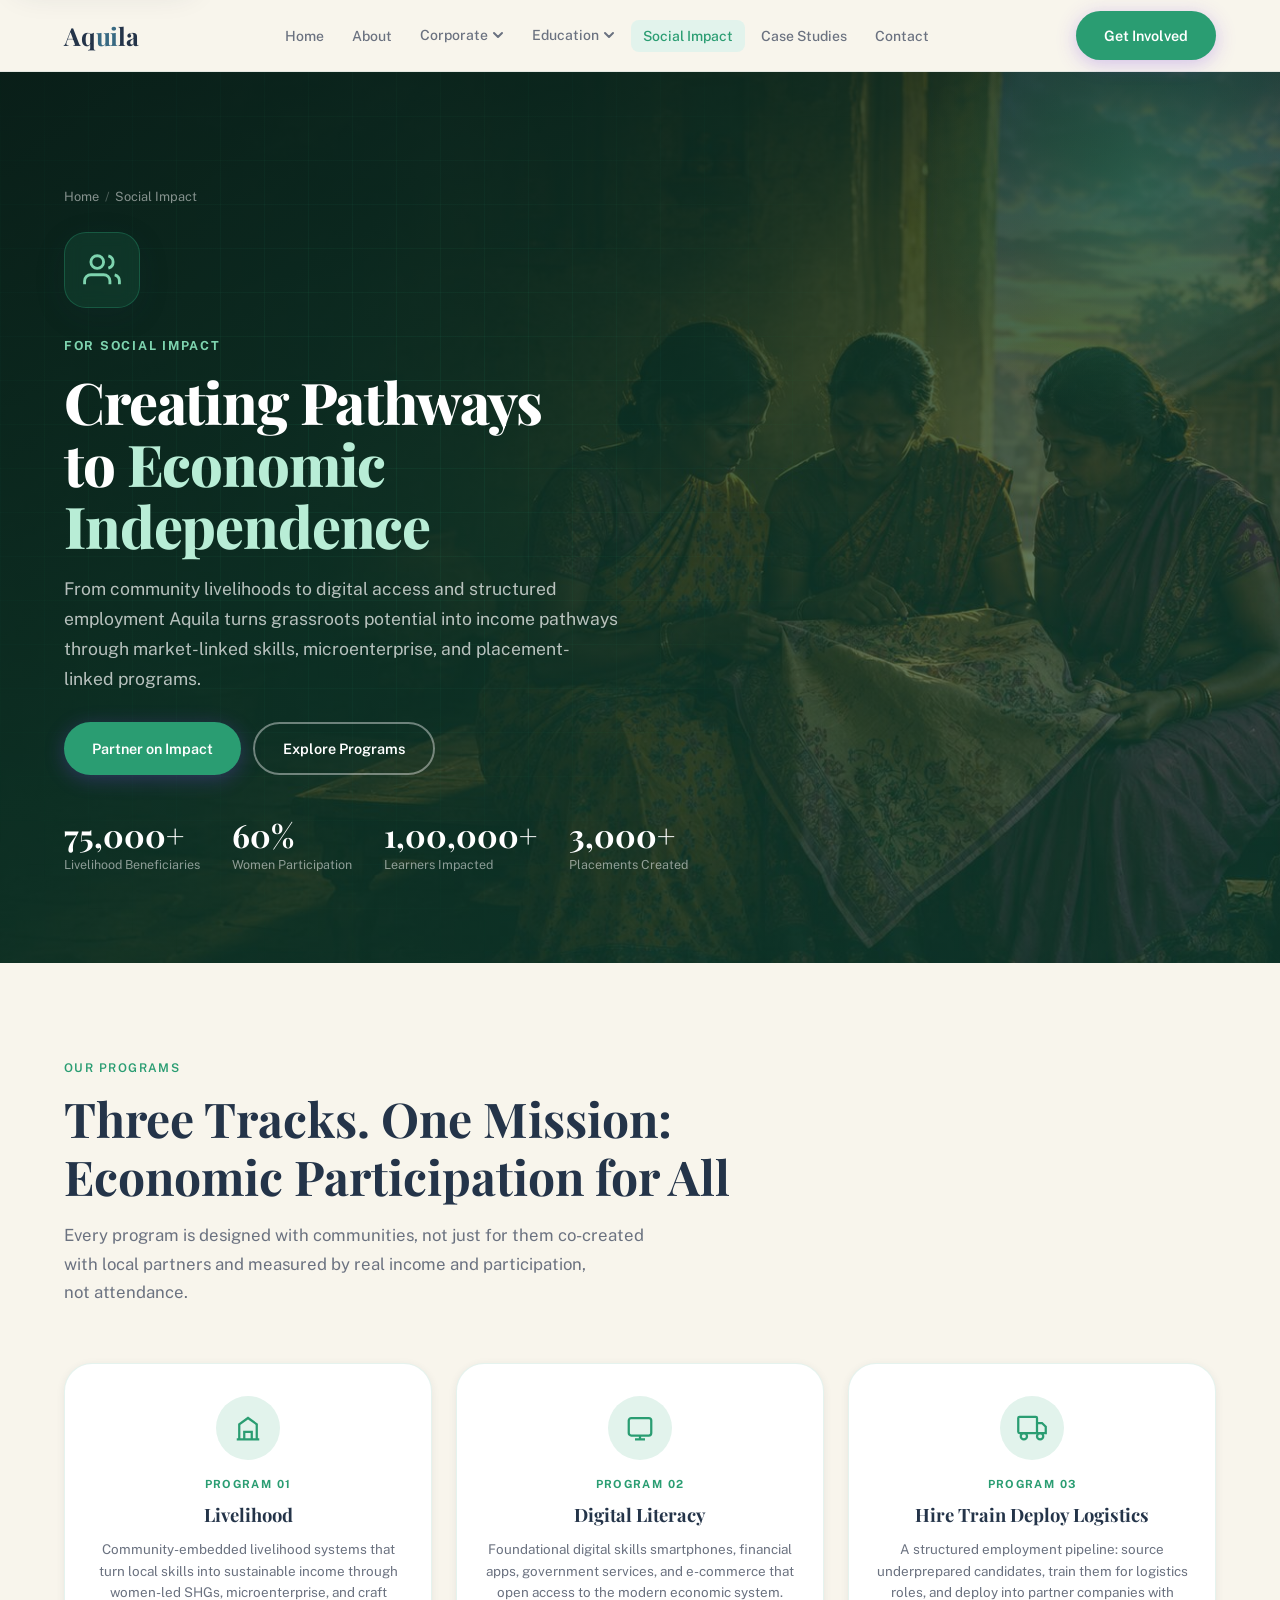
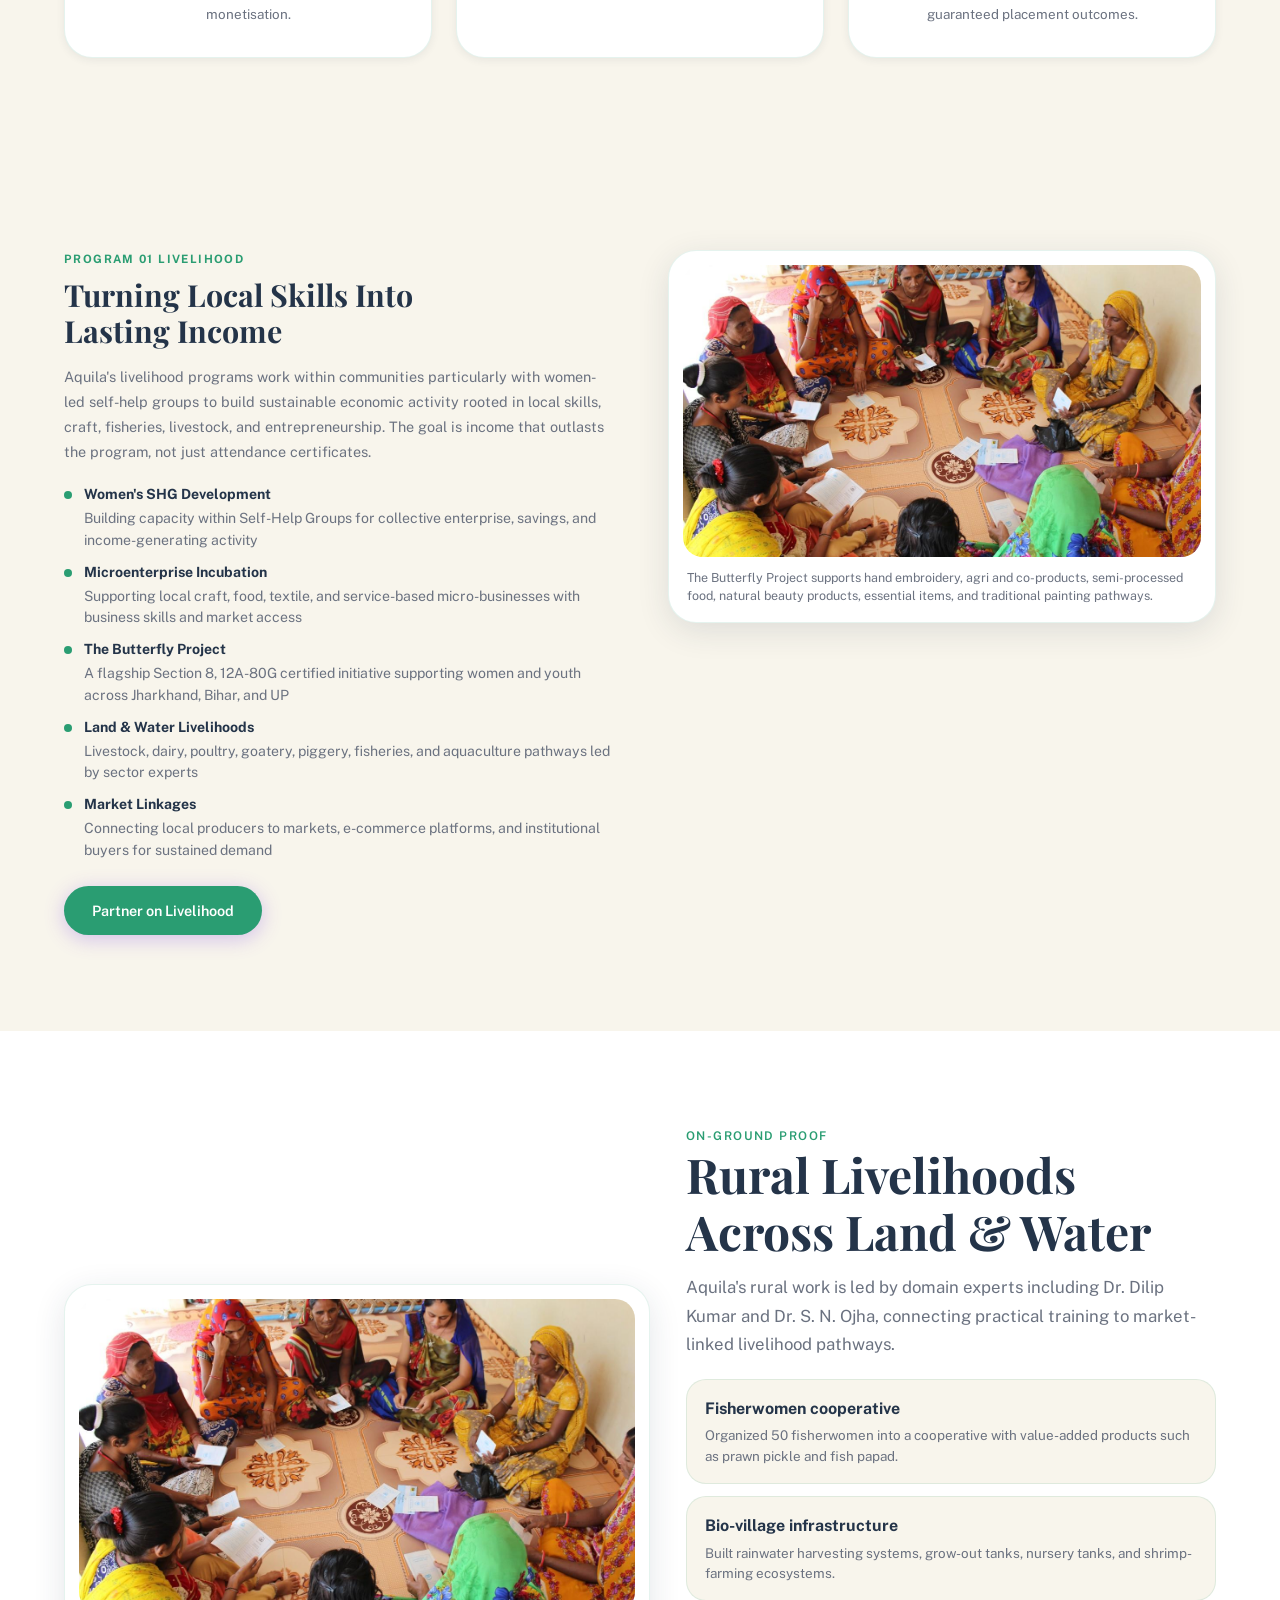
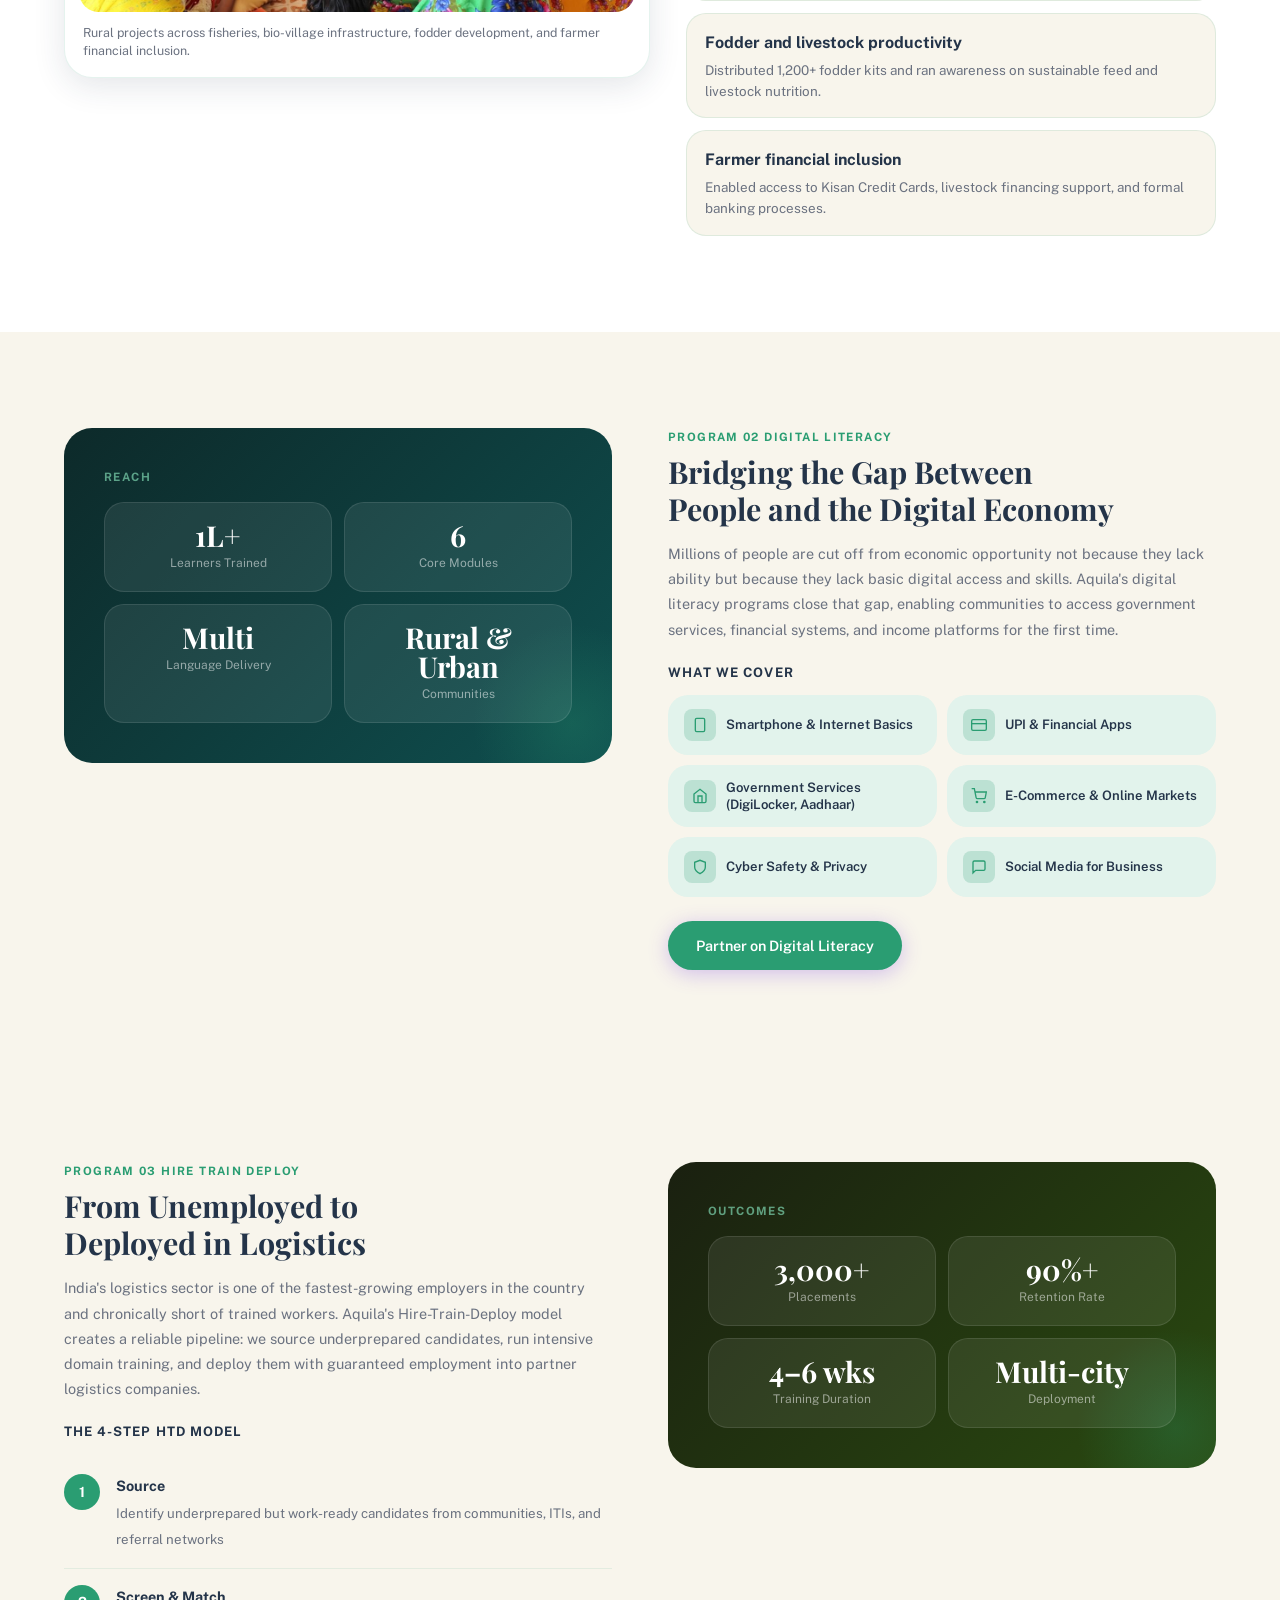
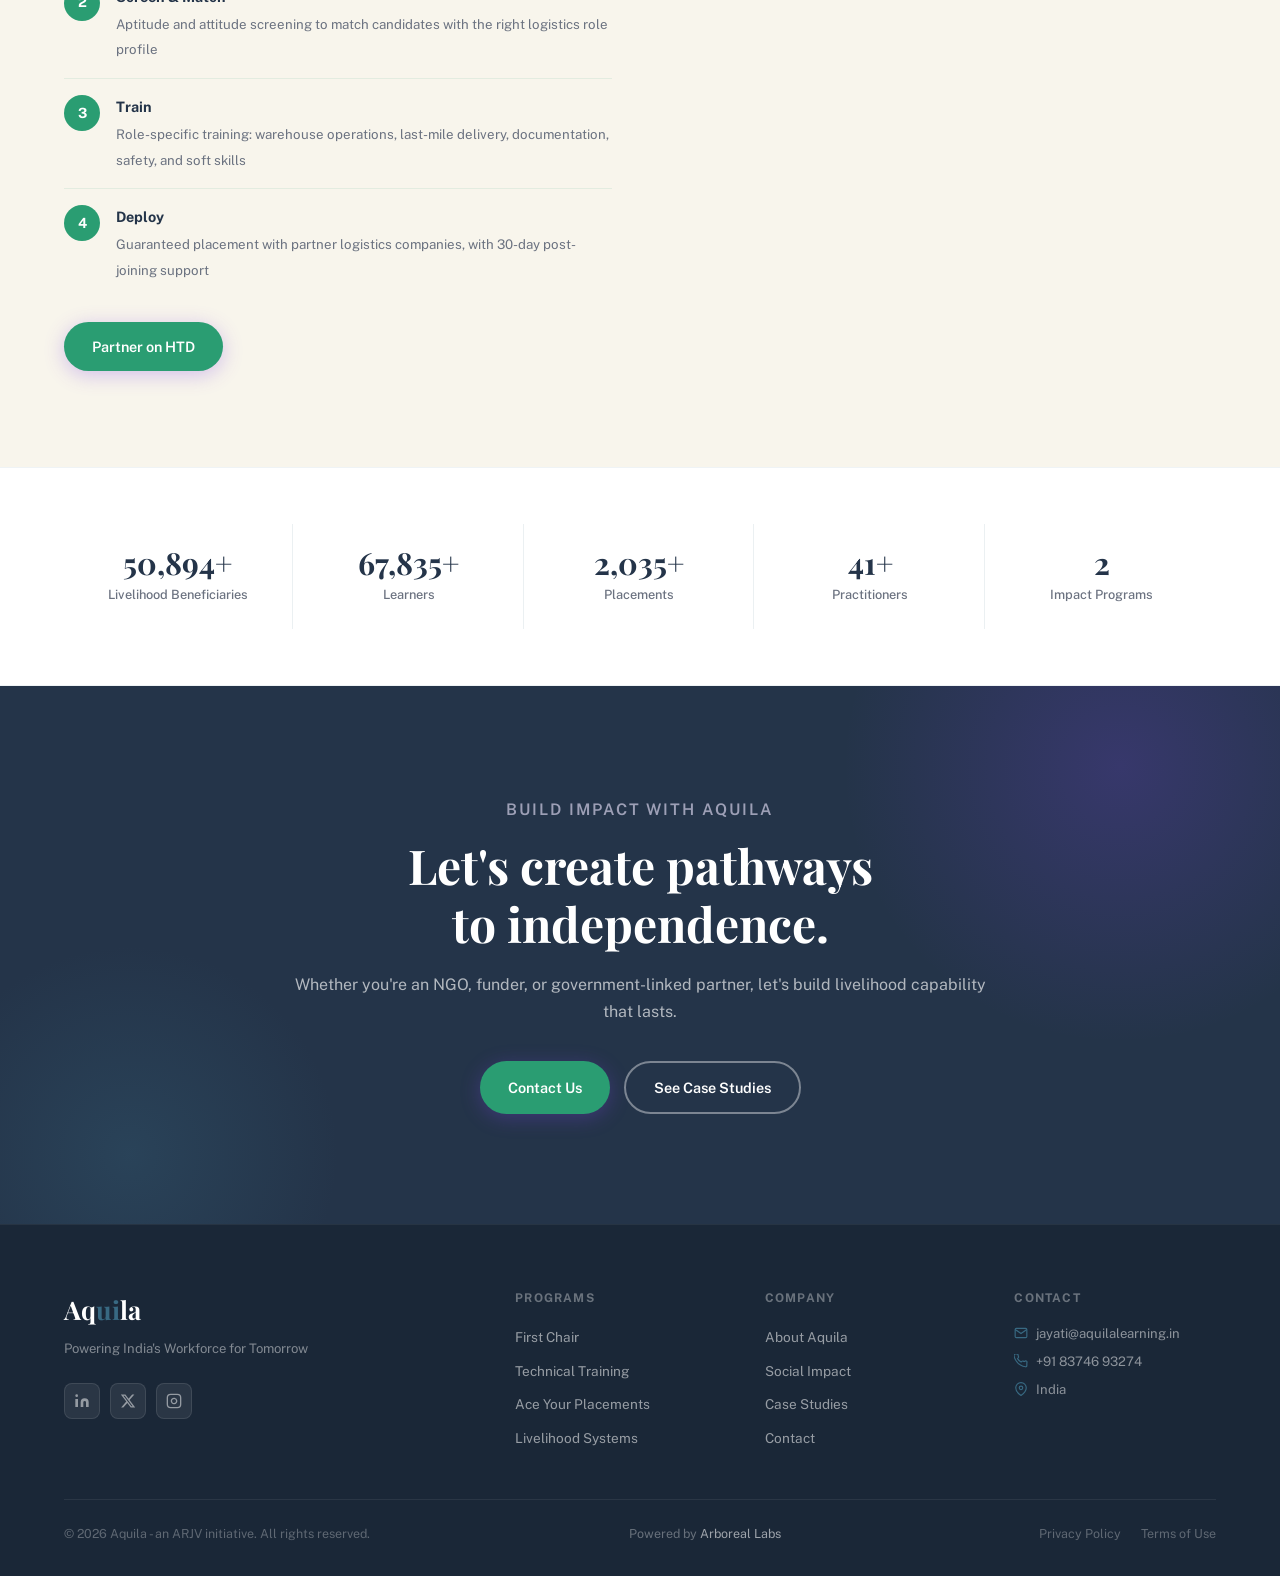
<file: social-impact.html>
<!DOCTYPE html>
<html lang="en">
<head>
  <meta charset="UTF-8" />
  <meta name="viewport" content="width=device-width, initial-scale=1.0" />
  <title>Social Impact Programs | Livelihood, Digital Literacy &amp; HTD</title>
  <meta name="description" content="Aquila creates social impact pathways from local capability to economic independence through livelihood programs, women-led entrepreneurship, digital literacy, Hire Train Deploy logistics, and the Butterfly Project." />
  <link rel="canonical" href="https://www.aquilalearning.in/social-impact.html" />
  <link rel="alternate" hreflang="en-IN" href="https://www.aquilalearning.in/social-impact.html" />
  <link rel="alternate" hreflang="x-default" href="https://www.aquilalearning.in/social-impact.html" />
  <meta name="robots" content="index, follow, max-image-preview:large" />
  <meta name="author" content="Aquila" />
  <meta name="geo.region" content="IN" />
  <meta name="geo.placename" content="India" />
  <meta name="theme-color" content="#386982" />
  <meta property="og:site_name" content="Aquila" />
  <meta property="og:title" content="Social Impact Programs | Livelihood, Digital Literacy &amp; HTD" />
  <meta property="og:description" content="Aquila creates social impact pathways from local capability to economic independence through livelihood programs, women-led entrepreneurship, digital literacy, Hire Train Deploy logistics, and the Butterfly Project." />
  <meta property="og:type" content="website" />
  <meta property="og:url" content="https://www.aquilalearning.in/social-impact.html" />
  <meta property="og:locale" content="en_IN" />
  <meta name="twitter:card" content="summary" />
  <meta name="twitter:title" content="Social Impact Programs | Livelihood, Digital Literacy &amp; HTD" />
  <meta name="twitter:description" content="Aquila creates social impact pathways from local capability to economic independence through livelihood programs, women-led entrepreneurship, digital literacy, Hire Train Deploy logistics, and the Butterfly Project." />

  <link rel="preconnect" href="https://fonts.googleapis.com" />
  <link rel="preconnect" href="https://fonts.gstatic.com" crossorigin />
  <link href="https://fonts.googleapis.com/css2?family=Playfair+Display:ital,wght@0,400;0,600;0,700;0,800;1,400;1,600&family=Public+Sans:wght@300;400;500;600;700&display=swap" rel="stylesheet" />
  <link rel="icon" href="favicon.svg" type="image/svg+xml" />
  <link rel="stylesheet" href="styles.css" />
  <style>
    :root { --accent: #2A9D72; --accent-soft: #E2F3EC; }

    /* Dark forest header */
    .page-header { background: linear-gradient(150deg, rgba(10,32,24,0.92) 0%, rgba(15,56,38,0.78) 45%, rgba(26,92,58,0.5) 100%), url('assets/headers/social-impact.jpg') center/cover no-repeat; padding-top: clamp(64px, 9vw, 120px); }
    .page-header::before {
      content: ''; position: absolute; inset: 0; z-index: 1;
      background-image:
        linear-gradient(rgba(42,157,114,0.1) 1px, transparent 1px),
        linear-gradient(90deg, rgba(42,157,114,0.1) 1px, transparent 1px);
      background-size: 44px 44px;
      -webkit-mask: radial-gradient(circle at 30% 40%, #000 0%, transparent 55%);
              mask: radial-gradient(circle at 30% 40%, #000 0%, transparent 55%);
    }
    .page-header::after {
      content: ''; position: absolute; width: 460px; height: 460px; border-radius: 50%;
      background: radial-gradient(circle, rgba(42,157,114,0.3) 0%, transparent 70%);
      top: -110px; right: -90px; z-index: 0;
    }
    .ph-icon { background: rgba(42,157,114,0.15); color: #7ed4af; backdrop-filter: blur(8px); border: 1px solid rgba(42,157,114,0.35); }
    .page-header .ph-eyebrow { color: #7ed4af; }
    .page-header .ph-title { color: #fff; }
    .page-header .ph-title em { color: #b8edd6; font-style: normal; }
    .page-header .ph-sub { color: rgba(255,255,255,0.7); }
    .crumb, .crumb a { color: rgba(255,255,255,0.5); }
    .crumb span { color: rgba(255,255,255,0.28); }

    /* Hero stats */
    .hero-stats { display: flex; gap: 32px; flex-wrap: wrap; margin-top: 44px; }
    .hero-stat .val { font-family: var(--font-head); font-size: 2rem; font-weight: 700; color: #fff; line-height: 1; }
    .hero-stat .lbl { font-size: 0.78rem; color: rgba(255,255,255,0.52); margin-top: 4px; }

    /* Program intro pillars */
    .impact-pillars { display: grid; grid-template-columns: repeat(3, 1fr); gap: 24px; }
    .impact-pillar { background: var(--white); border-radius: var(--radius-lg); padding: 32px 24px; border: 1px solid rgba(42,157,114,0.12); box-shadow: var(--shadow-sm); text-align: center; transition: transform 0.25s, box-shadow 0.25s; }
    .impact-pillar:hover { transform: translateY(-5px); box-shadow: var(--shadow-md); }
    .impact-pillar-icon { width: 64px; height: 64px; border-radius: 50%; background: var(--accent-soft); color: var(--accent); display: flex; align-items: center; justify-content: center; margin: 0 auto 16px; }
    .impact-pillar-icon svg { width: 30px; height: 30px; }
    .impact-pillar-num { font-size: 0.7rem; font-weight: 700; letter-spacing: 0.12em; text-transform: uppercase; color: var(--accent); margin-bottom: 6px; }
    .impact-pillar-title { font-family: var(--font-head); font-size: 1.15rem; font-weight: 700; color: var(--space); margin-bottom: 10px; }
    .impact-pillar-desc { font-size: 0.84rem; color: var(--slate); line-height: 1.6; }

    /* Program sections */
    .prog-row { display: grid; grid-template-columns: 1fr 1fr; gap: 56px; align-items: start; }
    .prog-visual { border-radius: var(--radius-lg); padding: 40px; position: relative; overflow: hidden; }
    .prog-visual.green { background: linear-gradient(135deg, #0a2018, #1a5c3a); }
    .prog-visual.teal { background: linear-gradient(135deg, #0d2a2a, #0f4f4f); }
    .prog-visual.logistics { background: linear-gradient(135deg, #1a2010, #2a4a10); }
    .prog-visual::after { content: ''; position: absolute; width: 200px; height: 200px; border-radius: 50%; background: radial-gradient(circle, rgba(42,157,114,0.25) 0%, transparent 70%); bottom: -60px; right: -60px; }
    .prog-stat-grid { display: grid; grid-template-columns: 1fr 1fr; gap: 12px; position: relative; z-index: 1; }
    .prog-stat-box { background: rgba(255,255,255,0.08); border: 1px solid rgba(255,255,255,0.1); border-radius: var(--radius-md); padding: 18px 16px; text-align: center; }
    .prog-stat-val { font-family: var(--font-head); font-size: 1.8rem; font-weight: 700; color: #fff; line-height: 1; }
    .prog-stat-lbl { font-size: 0.75rem; color: rgba(255,255,255,0.52); margin-top: 4px; }
    .prog-label-green { font-size: 0.72rem; font-weight: 700; letter-spacing: 0.12em; text-transform: uppercase; color: var(--accent); margin-bottom: 8px; }
    .prog-heading { font-family: var(--font-head); font-size: 1.9rem; font-weight: 700; color: var(--space); margin-bottom: 14px; line-height: 1.2; }
    .prog-body { font-size: 0.9rem; color: var(--slate); line-height: 1.75; margin-bottom: 20px; }
    .prog-features { display: flex; flex-direction: column; gap: 10px; margin-bottom: 24px; }
    .prog-feature { display: flex; gap: 12px; align-items: flex-start; }
    .prog-feature-dot { width: 8px; height: 8px; border-radius: 50%; background: var(--accent); flex-shrink: 0; margin-top: 7px; }
    .prog-feature-text { font-size: 0.88rem; color: var(--slate); line-height: 1.55; }
    .prog-feature-text strong { display: block; color: var(--space); margin-bottom: 2px; }
    .impact-image-card { background: var(--white); border-radius: var(--radius-lg); padding: 14px; box-shadow: var(--shadow-md); border: 1px solid rgba(42,157,114,0.12); }
    .impact-image-card img { width: 100%; aspect-ratio: 16 / 9; object-fit: cover; border-radius: var(--radius-md); display: block; }
    .impact-image-caption { font-size: 0.78rem; color: var(--slate); line-height: 1.5; padding: 12px 4px 2px; }
    .rural-proof { background: var(--white); }
    .rural-proof-grid { display: grid; grid-template-columns: 1.05fr 0.95fr; gap: 36px; align-items: center; }
    .project-list { display: grid; gap: 12px; margin-top: 20px; }
    .project-item { background: var(--ivory); border: 1px solid rgba(42,157,114,0.12); border-radius: var(--radius-md); padding: 16px 18px; }
    .project-item strong { display: block; color: var(--space); margin-bottom: 4px; }
    .project-item span { display: block; color: var(--slate); font-size: 0.84rem; line-height: 1.55; }

    /* HTD model steps */
    .htd-steps { display: flex; flex-direction: column; gap: 0; }
    .htd-step { display: flex; gap: 16px; align-items: flex-start; padding: 16px 0; border-bottom: 1px solid rgba(42,157,114,0.1); }
    .htd-step:last-child { border-bottom: none; }
    .htd-step-num { width: 36px; height: 36px; border-radius: 50%; background: var(--accent); color: #fff; display: flex; align-items: center; justify-content: center; font-weight: 700; font-size: 0.88rem; flex-shrink: 0; }
    .htd-step-body strong { display: block; font-size: 0.9rem; color: var(--space); margin-bottom: 3px; }
    .htd-step-body span { font-size: 0.83rem; color: var(--slate); line-height: 1.5; }

    /* Digital topics chips */
    .topic-grid { display: grid; grid-template-columns: repeat(2, 1fr); gap: 10px; }
    .topic-item { background: var(--accent-soft); border-radius: var(--radius-md); padding: 14px 16px; display: flex; gap: 10px; align-items: center; }
    .topic-icon { width: 32px; height: 32px; border-radius: 8px; background: rgba(42,157,114,0.2); color: var(--accent); display: flex; align-items: center; justify-content: center; flex-shrink: 0; }
    .topic-icon svg { width: 16px; height: 16px; }
    .topic-name { font-size: 0.82rem; font-weight: 600; color: var(--space); line-height: 1.3; }

    @media (max-width: 1024px) { .impact-pillars { grid-template-columns: 1fr; } .prog-row { grid-template-columns: 1fr; gap: 36px; } .rural-proof-grid { grid-template-columns: 1fr; } }
    @media (max-width: 768px) { .prog-stat-grid { grid-template-columns: 1fr 1fr; } .topic-grid { grid-template-columns: 1fr; } }
  </style>
  <script type="application/ld+json">
{
  "@context": "https://schema.org",
  "@graph": [
    {
      "@type": "WebPage",
      "@id": "https://www.aquilalearning.in/social-impact.html#webpage",
      "url": "https://www.aquilalearning.in/social-impact.html",
      "name": "Social Impact Programs",
      "headline": "Social Impact Programs | Livelihood, Digital Literacy & HTD",
      "description": "Aquila creates social impact pathways from local capability to economic independence through livelihood programs, women-led entrepreneurship, digital literacy, Hire Train Deploy logistics, and the Butterfly Project.",
      "isPartOf": {
        "@id": "https://www.aquilalearning.in/#website"
      },
      "about": {
        "@id": "https://www.aquilalearning.in/#organization"
      },
      "publisher": {
        "@id": "https://www.aquilalearning.in/#organization"
      },
      "image": "https://www.aquilalearning.in/assets/headers/social-impact.jpg",
      "primaryImageOfPage": {
        "@type": "ImageObject",
        "url": "https://www.aquilalearning.in/assets/headers/social-impact.jpg"
      },
      "inLanguage": "en-IN"
    },
    {
      "@type": "BreadcrumbList",
      "@id": "https://www.aquilalearning.in/social-impact.html#breadcrumb",
      "itemListElement": [
        {
          "@type": "ListItem",
          "position": 1,
          "name": "Home",
          "item": "https://www.aquilalearning.in/"
        },
        {
          "@type": "ListItem",
          "position": 2,
          "name": "Social Impact",
          "item": "https://www.aquilalearning.in/social-impact.html"
        }
      ]
    },
    {
      "@type": "Service",
      "@id": "https://www.aquilalearning.in/social-impact.html#service",
      "name": "Social Impact Programs",
      "serviceType": "Livelihood, digital literacy and Hire Train Deploy programs",
      "description": "Aquila creates social impact pathways from local capability to economic independence through livelihood programs, women-led entrepreneurship, digital literacy, Hire Train Deploy logistics, and the Butterfly Project.",
      "provider": {
        "@id": "https://www.aquilalearning.in/#organization"
      },
      "areaServed": {
        "@type": "Country",
        "name": "India"
      },
      "audience": [
        {
          "@type": "Audience",
          "audienceType": "NGOs"
        },
        {
          "@type": "Audience",
          "audienceType": "CSR teams"
        },
        {
          "@type": "Audience",
          "audienceType": "Community organizations"
        },
        {
          "@type": "Audience",
          "audienceType": "Rural livelihood partners"
        }
      ],
      "url": "https://www.aquilalearning.in/social-impact.html"
    }
  ]
}
  </script>
</head>
<body>

  <a class="skip-link" href="#main">Skip to main content</a>

  <nav class="nav" id="navbar" role="navigation" aria-label="Main navigation">
    <div class="nav-inner">
      <a href="index.html" class="nav-logo" aria-label="Aquila home">Aq<span>ui</span>la</a>
      <ul class="nav-links" role="list">
        <li><a href="index.html">Home</a></li>
        <li><a href="about.html">About</a></li>
        <li class="nav-has-dropdown">
          <a tabindex="0">Corporate <svg class="chev" width="12" height="12" viewBox="0 0 12 12" fill="none" stroke="currentColor" stroke-width="2" stroke-linecap="round" stroke-linejoin="round" aria-hidden="true"><polyline points="2,4 6,8 10,4"/></svg></a>
          <ul class="nav-dropdown">
            <li><a href="first-chair.html">First Chair</a></li>
            <li><a href="technical-training.html">Technical Training</a></li>
            <li><a href="posh.html">POSH Training</a></li>
          </ul>
        </li>
        <li class="nav-has-dropdown">
          <a tabindex="0">Education <svg class="chev" width="12" height="12" viewBox="0 0 12 12" fill="none" stroke="currentColor" stroke-width="2" stroke-linecap="round" stroke-linejoin="round" aria-hidden="true"><polyline points="2,4 6,8 10,4"/></svg></a>
          <ul class="nav-dropdown">
            <li><a href="colleges.html">Colleges</a></li>
            <li><a href="cyberbullying.html">Cyberbullying Awareness</a></li>
          </ul>
        </li>
        <li><a href="social-impact.html" class="active">Social Impact</a></li>
        <li><a href="case-studies.html">Case Studies</a></li>
        <li><a href="contact.html">Contact</a></li>
      </ul>
      <a href="contact.html" class="btn btn-primary nav-cta">Get Involved</a>
      <button class="hamburger" id="hamburgerBtn" aria-label="Toggle mobile menu" aria-expanded="false" aria-controls="mobileMenu"><span></span><span></span><span></span></button>
    </div>
  </nav>
  <div class="mobile-menu" id="mobileMenu" aria-hidden="true">
    <ul>
      <li><a href="index.html">Home</a></li>
      <li><a href="about.html">About</a></li>
      <li><a tabindex="0">Corporate</a></li>
      <li class="mm-sub"><a href="first-chair.html">First Chair</a></li>
      <li class="mm-sub"><a href="technical-training.html">Technical Training</a></li>
      <li class="mm-sub"><a href="posh.html">POSH Training</a></li>
      <li><a tabindex="0">Education</a></li>
      <li class="mm-sub"><a href="colleges.html">Colleges</a></li>
      <li class="mm-sub"><a href="cyberbullying.html">Cyberbullying Awareness</a></li>
      <li><a href="social-impact.html">Social Impact</a></li>
      <li><a href="case-studies.html">Case Studies</a></li>
      <li><a href="contact.html">Contact</a></li>
    </ul>
    <a href="contact.html" class="btn btn-primary" style="width:100%;justify-content:center;">Get Involved</a>
  </div>

  <header class="page-header" id="main" tabindex="-1">
    <div class="container">
      <p class="crumb"><a href="index.html">Home</a><span>/</span>Social Impact</p>
      <div class="ph-icon" aria-hidden="true">
        <svg viewBox="0 0 24 24" fill="none" stroke="currentColor" stroke-width="1.8"><path d="M17 21v-2a4 4 0 0 0-4-4H5a4 4 0 0 0-4 4v2"/><circle cx="9" cy="7" r="4"/><path d="M23 21v-2a4 4 0 0 0-3-3.87"/><path d="M16 3.13a4 4 0 0 1 0 7.75"/></svg>
      </div>
      <p class="ph-eyebrow">For Social Impact</p>
      <h1 class="ph-title">Creating Pathways to <em>Economic Independence</em></h1>
      <p class="ph-sub">From community livelihoods to digital access and structured employment Aquila turns grassroots potential into income pathways through market-linked skills, microenterprise, and placement-linked programs.</p>
      <div class="ph-actions">
        <a href="contact.html" class="btn btn-primary">Partner on Impact</a>
        <a href="#livelihood" class="btn btn-outline-white">Explore Programs</a>
      </div>
      <div class="hero-stats">
        <div class="hero-stat"><div class="val">75,000+</div><div class="lbl">Livelihood Beneficiaries</div></div>
        <div class="hero-stat"><div class="val">60%</div><div class="lbl">Women Participation</div></div>
        <div class="hero-stat"><div class="val">1,00,000+</div><div class="lbl">Learners Impacted</div></div>
        <div class="hero-stat"><div class="val">3,000+</div><div class="lbl">Placements Created</div></div>
      </div>
    </div>
  </header>

  <!-- 3 PILLARS INTRO -->
  <section>
    <div class="container">
      <div class="section-header fade-in">
        <p class="section-label">Our Programs</p>
        <h2 class="section-heading">Three Tracks. One Mission: <br>Economic Participation for All</h2>
        <p class="section-subheading">Every program is designed with communities, not just for them co-created with local partners and measured by real income and participation, not attendance.</p>
      </div>
      <div class="impact-pillars fade-in delay-1">
        <div class="impact-pillar">
          <div class="impact-pillar-icon"><svg viewBox="0 0 24 24" fill="none" stroke="currentColor" stroke-width="1.8"><path d="M3 21h18M5 21V9l7-5 7 5v12M9 21v-6h6v6"/></svg></div>
          <div class="impact-pillar-num">Program 01</div>
          <div class="impact-pillar-title">Livelihood</div>
          <div class="impact-pillar-desc">Community-embedded livelihood systems that turn local skills into sustainable income through women-led SHGs, microenterprise, and craft monetisation.</div>
        </div>
        <div class="impact-pillar">
          <div class="impact-pillar-icon"><svg viewBox="0 0 24 24" fill="none" stroke="currentColor" stroke-width="1.8"><rect x="3" y="4" width="18" height="14" rx="2"/><path d="M8 21h8M12 18v3"/></svg></div>
          <div class="impact-pillar-num">Program 02</div>
          <div class="impact-pillar-title">Digital Literacy</div>
          <div class="impact-pillar-desc">Foundational digital skills smartphones, financial apps, government services, and e-commerce that open access to the modern economic system.</div>
        </div>
        <div class="impact-pillar">
          <div class="impact-pillar-icon"><svg viewBox="0 0 24 24" fill="none" stroke="currentColor" stroke-width="1.8"><rect x="1" y="3" width="15" height="13" rx="1"/><path d="M16 8h4l3 3v5h-7"/><circle cx="5.5" cy="18.5" r="2.5"/><circle cx="18.5" cy="18.5" r="2.5"/></svg></div>
          <div class="impact-pillar-num">Program 03</div>
          <div class="impact-pillar-title">Hire Train Deploy Logistics</div>
          <div class="impact-pillar-desc">A structured employment pipeline: source underprepared candidates, train them for logistics roles, and deploy into partner companies with guaranteed placement outcomes.</div>
        </div>
      </div>
    </div>
  </section>

  <!-- PROGRAM 1: LIVELIHOOD -->
  <section id="livelihood" style="background: var(--ivory);">
    <div class="container">
      <div class="prog-row fade-in">
        <div>
          <p class="prog-label-green">Program 01 Livelihood</p>
          <h2 class="prog-heading">Turning Local Skills Into <br>Lasting Income</h2>
          <p class="prog-body">Aquila's livelihood programs work within communities particularly with women-led self-help groups to build sustainable economic activity rooted in local skills, craft, fisheries, livestock, and entrepreneurship. The goal is income that outlasts the program, not just attendance certificates.</p>
          <div class="prog-features">
            <div class="prog-feature">
              <div class="prog-feature-dot"></div>
              <div class="prog-feature-text"><strong>Women's SHG Development</strong>Building capacity within Self-Help Groups for collective enterprise, savings, and income-generating activity</div>
            </div>
            <div class="prog-feature">
              <div class="prog-feature-dot"></div>
              <div class="prog-feature-text"><strong>Microenterprise Incubation</strong>Supporting local craft, food, textile, and service-based micro-businesses with business skills and market access</div>
            </div>
            <div class="prog-feature">
              <div class="prog-feature-dot"></div>
              <div class="prog-feature-text"><strong>The Butterfly Project</strong>A flagship Section 8, 12A-80G certified initiative supporting women and youth across Jharkhand, Bihar, and UP</div>
            </div>
            <div class="prog-feature">
              <div class="prog-feature-dot"></div>
              <div class="prog-feature-text"><strong>Land &amp; Water Livelihoods</strong>Livestock, dairy, poultry, goatery, piggery, fisheries, and aquaculture pathways led by sector experts</div>
            </div>
            <div class="prog-feature">
              <div class="prog-feature-dot"></div>
              <div class="prog-feature-text"><strong>Market Linkages</strong>Connecting local producers to markets, e-commerce platforms, and institutional buyers for sustained demand</div>
            </div>
          </div>
          <a href="contact.html" class="btn btn-primary">Partner on Livelihood</a>
        </div>
        <div class="impact-image-card fade-in delay-1">
          <img src="assets/back/home-social.jpg" alt="Women participating in a community learning circle" loading="lazy" decoding="async">
          <p class="impact-image-caption">The Butterfly Project supports hand embroidery, agri and co-products, semi-processed food, natural beauty products, essential items, and traditional painting pathways.</p>
        </div>
      </div>
    </div>
  </section>

  <section class="rural-proof">
    <div class="container">
      <div class="rural-proof-grid">
        <div class="impact-image-card fade-in">
          <img src="assets/back/home-social.jpg" alt="Community livelihood learners in a group session" loading="lazy" decoding="async">
          <p class="impact-image-caption">Rural projects across fisheries, bio-village infrastructure, fodder development, and farmer financial inclusion.</p>
        </div>
        <div class="fade-in delay-1">
          <p class="section-label">On-Ground Proof</p>
          <h2 class="section-heading">Rural Livelihoods Across Land &amp; Water</h2>
          <p class="section-subheading" style="margin-top:12px;">Aquila's rural work is led by domain experts including Dr. Dilip Kumar and Dr. S. N. Ojha, connecting practical training to market-linked livelihood pathways.</p>
          <div class="project-list">
            <div class="project-item"><strong>Fisherwomen cooperative</strong><span>Organized 50 fisherwomen into a cooperative with value-added products such as prawn pickle and fish papad.</span></div>
            <div class="project-item"><strong>Bio-village infrastructure</strong><span>Built rainwater harvesting systems, grow-out tanks, nursery tanks, and shrimp-farming ecosystems.</span></div>
            <div class="project-item"><strong>Fodder and livestock productivity</strong><span>Distributed 1,200+ fodder kits and ran awareness on sustainable feed and livestock nutrition.</span></div>
            <div class="project-item"><strong>Farmer financial inclusion</strong><span>Enabled access to Kisan Credit Cards, livestock financing support, and formal banking processes.</span></div>
          </div>
        </div>
      </div>
    </div>
  </section>

  <!-- PROGRAM 2: DIGITAL LITERACY -->
  <section>
    <div class="container">
      <div class="prog-row fade-in" style="direction:rtl;">
        <div style="direction:ltr;">
          <p class="prog-label-green">Program 02 Digital Literacy</p>
          <h2 class="prog-heading">Bridging the Gap Between <br>People and the Digital Economy</h2>
          <p class="prog-body">Millions of people are cut off from economic opportunity not because they lack ability but because they lack basic digital access and skills. Aquila's digital literacy programs close that gap, enabling communities to access government services, financial systems, and income platforms for the first time.</p>
          <p style="font-size:0.82rem;font-weight:700;color:var(--space);margin-bottom:12px;text-transform:uppercase;letter-spacing:0.08em;">What We Cover</p>
          <div class="topic-grid" style="margin-bottom:24px;">
            <div class="topic-item">
              <div class="topic-icon"><svg viewBox="0 0 24 24" fill="none" stroke="currentColor" stroke-width="2"><rect x="5" y="2" width="14" height="20" rx="2"/><line x1="12" y1="18" x2="12.01" y2="18"/></svg></div>
              <div class="topic-name">Smartphone & Internet Basics</div>
            </div>
            <div class="topic-item">
              <div class="topic-icon"><svg viewBox="0 0 24 24" fill="none" stroke="currentColor" stroke-width="2"><rect x="1" y="4" width="22" height="16" rx="2"/><line x1="1" y1="10" x2="23" y2="10"/></svg></div>
              <div class="topic-name">UPI & Financial Apps</div>
            </div>
            <div class="topic-item">
              <div class="topic-icon"><svg viewBox="0 0 24 24" fill="none" stroke="currentColor" stroke-width="2"><path d="M3 9l9-7 9 7v11a2 2 0 0 1-2 2H5a2 2 0 0 1-2-2z"/><polyline points="9 22 9 12 15 12 15 22"/></svg></div>
              <div class="topic-name">Government Services (DigiLocker, Aadhaar)</div>
            </div>
            <div class="topic-item">
              <div class="topic-icon"><svg viewBox="0 0 24 24" fill="none" stroke="currentColor" stroke-width="2"><circle cx="9" cy="21" r="1"/><circle cx="20" cy="21" r="1"/><path d="M1 1h4l2.68 13.39a2 2 0 0 0 2 1.61h9.72a2 2 0 0 0 2-1.61L23 6H6"/></svg></div>
              <div class="topic-name">E-Commerce & Online Markets</div>
            </div>
            <div class="topic-item">
              <div class="topic-icon"><svg viewBox="0 0 24 24" fill="none" stroke="currentColor" stroke-width="2"><path d="M12 22s8-4 8-10V5l-8-3-8 3v7c0 6 8 10 8 10z"/></svg></div>
              <div class="topic-name">Cyber Safety & Privacy</div>
            </div>
            <div class="topic-item">
              <div class="topic-icon"><svg viewBox="0 0 24 24" fill="none" stroke="currentColor" stroke-width="2"><path d="M21 15a2 2 0 0 1-2 2H7l-4 4V5a2 2 0 0 1 2-2h14a2 2 0 0 1 2 2z"/></svg></div>
              <div class="topic-name">Social Media for Business</div>
            </div>
          </div>
          <a href="contact.html" class="btn btn-primary">Partner on Digital Literacy</a>
        </div>
        <div class="prog-visual teal fade-in delay-1" style="direction:ltr;">
          <p style="font-size:0.72rem;font-weight:700;letter-spacing:0.12em;text-transform:uppercase;color:rgba(126,212,175,0.7);margin-bottom:16px;position:relative;z-index:1;">Reach</p>
          <div class="prog-stat-grid">
            <div class="prog-stat-box"><div class="prog-stat-val">1L+</div><div class="prog-stat-lbl">Learners Trained</div></div>
            <div class="prog-stat-box"><div class="prog-stat-val">6</div><div class="prog-stat-lbl">Core Modules</div></div>
            <div class="prog-stat-box"><div class="prog-stat-val">Multi</div><div class="prog-stat-lbl">Language Delivery</div></div>
            <div class="prog-stat-box"><div class="prog-stat-val">Rural &amp;<br>Urban</div><div class="prog-stat-lbl">Communities</div></div>
          </div>
        </div>
      </div>
    </div>
  </section>

  <!-- PROGRAM 3: HIRE TRAIN DEPLOY -->
  <section style="background: var(--ivory);">
    <div class="container">
      <div class="prog-row fade-in">
        <div>
          <p class="prog-label-green">Program 03 Hire Train Deploy</p>
          <h2 class="prog-heading">From Unemployed to <br>Deployed in Logistics</h2>
          <p class="prog-body">India's logistics sector is one of the fastest-growing employers in the country and chronically short of trained workers. Aquila's Hire-Train-Deploy model creates a reliable pipeline: we source underprepared candidates, run intensive domain training, and deploy them with guaranteed employment into partner logistics companies.</p>
          <p style="font-size:0.82rem;font-weight:700;color:var(--space);margin-bottom:16px;text-transform:uppercase;letter-spacing:0.08em;">The 4-Step HTD Model</p>
          <div class="htd-steps" style="margin-bottom:24px;">
            <div class="htd-step">
              <div class="htd-step-num">1</div>
              <div class="htd-step-body"><strong>Source</strong><span>Identify underprepared but work-ready candidates from communities, ITIs, and referral networks</span></div>
            </div>
            <div class="htd-step">
              <div class="htd-step-num">2</div>
              <div class="htd-step-body"><strong>Screen &amp; Match</strong><span>Aptitude and attitude screening to match candidates with the right logistics role profile</span></div>
            </div>
            <div class="htd-step">
              <div class="htd-step-num">3</div>
              <div class="htd-step-body"><strong>Train</strong><span>Role-specific training: warehouse operations, last-mile delivery, documentation, safety, and soft skills</span></div>
            </div>
            <div class="htd-step">
              <div class="htd-step-num">4</div>
              <div class="htd-step-body"><strong>Deploy</strong><span>Guaranteed placement with partner logistics companies, with 30-day post-joining support</span></div>
            </div>
          </div>
          <a href="contact.html" class="btn btn-primary">Partner on HTD</a>
        </div>
        <div class="prog-visual logistics fade-in delay-1">
          <p style="font-size:0.72rem;font-weight:700;letter-spacing:0.12em;text-transform:uppercase;color:rgba(126,212,175,0.7);margin-bottom:16px;position:relative;z-index:1;">Outcomes</p>
          <div class="prog-stat-grid">
            <div class="prog-stat-box"><div class="prog-stat-val">3,000+</div><div class="prog-stat-lbl">Placements</div></div>
            <div class="prog-stat-box"><div class="prog-stat-val">90%+</div><div class="prog-stat-lbl">Retention Rate</div></div>
            <div class="prog-stat-box"><div class="prog-stat-val">4–6 wks</div><div class="prog-stat-lbl">Training Duration</div></div>
            <div class="prog-stat-box"><div class="prog-stat-val">Multi-city</div><div class="prog-stat-lbl">Deployment</div></div>
          </div>
        </div>
      </div>
    </div>
  </section>

  <!-- METRICS -->
  <div class="metrics" aria-label="Social impact metrics">
    <div class="container">
      <div class="metrics-grid">
        <div class="metric-card fade-in"><div class="metric-number" data-target="75000" data-suffix="+">0</div><div class="metric-label">Livelihood Beneficiaries</div></div>
        <div class="metric-card fade-in delay-1"><div class="metric-number" data-target="100000" data-suffix="+">0</div><div class="metric-label">Learners</div></div>
        <div class="metric-card fade-in delay-2"><div class="metric-number" data-target="3000" data-suffix="+">0</div><div class="metric-label">Placements</div></div>
        <div class="metric-card fade-in delay-3"><div class="metric-number" data-target="60" data-suffix="+">0</div><div class="metric-label">Practitioners</div></div>
        <div class="metric-card fade-in delay-4"><div class="metric-number" data-target="3" data-suffix="">0</div><div class="metric-label">Impact Programs</div></div>
      </div>
    </div>
  </div>

  <!-- CTA -->
  <section class="cta-band">
    <div class="container">
      <div class="cta-band-inner fade-in">
        <p class="section-label">Build Impact With Aquila</p>
        <h2>Let's create pathways to independence.</h2>
        <p>Whether you're an NGO, funder, or government-linked partner, let's build livelihood capability that lasts.</p>
        <div class="cta-band-actions">
          <a href="contact.html" class="btn btn-primary">Contact Us</a>
          <a href="case-studies.html" class="btn btn-outline-white">See Case Studies</a>
        </div>
      </div>
    </div>
  </section>

  <footer class="footer">
    <div class="container">
      <div class="footer-top">
        <div>
          <div class="footer-brand-logo">Aq<span>ui</span>la</div>
          <p class="footer-tagline">Powering India's Workforce for Tomorrow</p>
          <div class="footer-social" aria-label="Social media links">
            <a href="#" class="social-icon" aria-label="LinkedIn"><svg viewBox="0 0 24 24" fill="currentColor"><path d="M16 8a6 6 0 016 6v7h-4v-7a2 2 0 00-2-2 2 2 0 00-2 2v7h-4v-7a6 6 0 016-6zM2 9h4v12H2z"/><circle cx="4" cy="4" r="2"/></svg></a>
            <a href="#" class="social-icon" aria-label="Twitter"><svg viewBox="0 0 24 24" fill="currentColor"><path d="M18.244 2.25h3.308l-7.227 8.26 8.502 11.24H16.17l-5.214-6.817L4.99 21.75H1.68l7.73-8.835L1.254 2.25H8.08l4.713 6.231zm-1.161 17.52h1.833L7.084 4.126H5.117z"/></svg></a>
            <a href="#" class="social-icon" aria-label="Instagram"><svg viewBox="0 0 24 24" fill="none" stroke="currentColor" stroke-width="2"><rect x="2" y="2" width="20" height="20" rx="5"/><path d="M16 11.37A4 4 0 1112.63 8 4 4 0 0116 11.37z"/><line x1="17.5" y1="6.5" x2="17.51" y2="6.5"/></svg></a>
          </div>
        </div>
        <div>
          <h3 class="footer-col-title">Programs</h3>
          <ul class="footer-links">
            <li><a href="first-chair.html">First Chair</a></li>
            <li><a href="technical-training.html">Technical Training</a></li>
            <li><a href="colleges.html">Ace Your Placements</a></li>
            <li><a href="social-impact.html">Livelihood Systems</a></li>
          </ul>
        </div>
        <div>
          <h3 class="footer-col-title">Company</h3>
          <ul class="footer-links">
            <li><a href="about.html">About Aquila</a></li>
            <li><a href="social-impact.html">Social Impact</a></li>
            <li><a href="case-studies.html">Case Studies</a></li>
            <li><a href="contact.html">Contact</a></li>
          </ul>
        </div>
        <div>
          <h3 class="footer-col-title">Contact</h3>
          <div class="footer-contact-item"><svg viewBox="0 0 24 24" fill="none" stroke="currentColor" stroke-width="2"><path d="M4 4h16c1.1 0 2 .9 2 2v12c0 1.1-.9 2-2 2H4c-1.1 0-2-.9-2-2V6c0-1.1.9-2 2-2z"/><polyline points="22,6 12,13 2,6"/></svg>jayati@aquilalearning.in</div>
          <div class="footer-contact-item"><svg viewBox="0 0 24 24" fill="none" stroke="currentColor" stroke-width="2"><path d="M22 16.92v3a2 2 0 01-2.18 2 19.79 19.79 0 01-8.63-3.07A19.5 19.5 0 013.07 10.8a19.79 19.79 0 01-3.07-8.67A2 2 0 012 0h3a2 2 0 012 1.72c.127.96.361 1.903.7 2.81a2 2 0 01-.45 2.11L6.09 7.91a16 16 0 006 6l1.27-1.27a2 2 0 012.11-.45c.907.339 1.85.573 2.81.7A2 2 0 0122 14.92z"/></svg>+91 83746 93274</div>
          <div class="footer-contact-item"><svg viewBox="0 0 24 24" fill="none" stroke="currentColor" stroke-width="2"><path d="M21 10c0 7-9 13-9 13s-9-6-9-13a9 9 0 0118 0z"/><circle cx="12" cy="10" r="3"/></svg>India</div>
        </div>
      </div>
      <div class="footer-bottom">
        <p class="footer-copyright">&copy; 2026 Aquila - an ARJV initiative. All rights reserved.</p>
        <p class="footer-credit">Powered by <a href="https://www.arboreallabs.com/" target="_blank" rel="noopener">Arboreal Labs</a></p>
        <nav class="footer-legal" aria-label="Legal links"><a href="#">Privacy Policy</a><a href="#">Terms of Use</a></nav>
      </div>
    </div>
  </footer>

  <script src="app.js"></script>
</body>
</html>
</file>
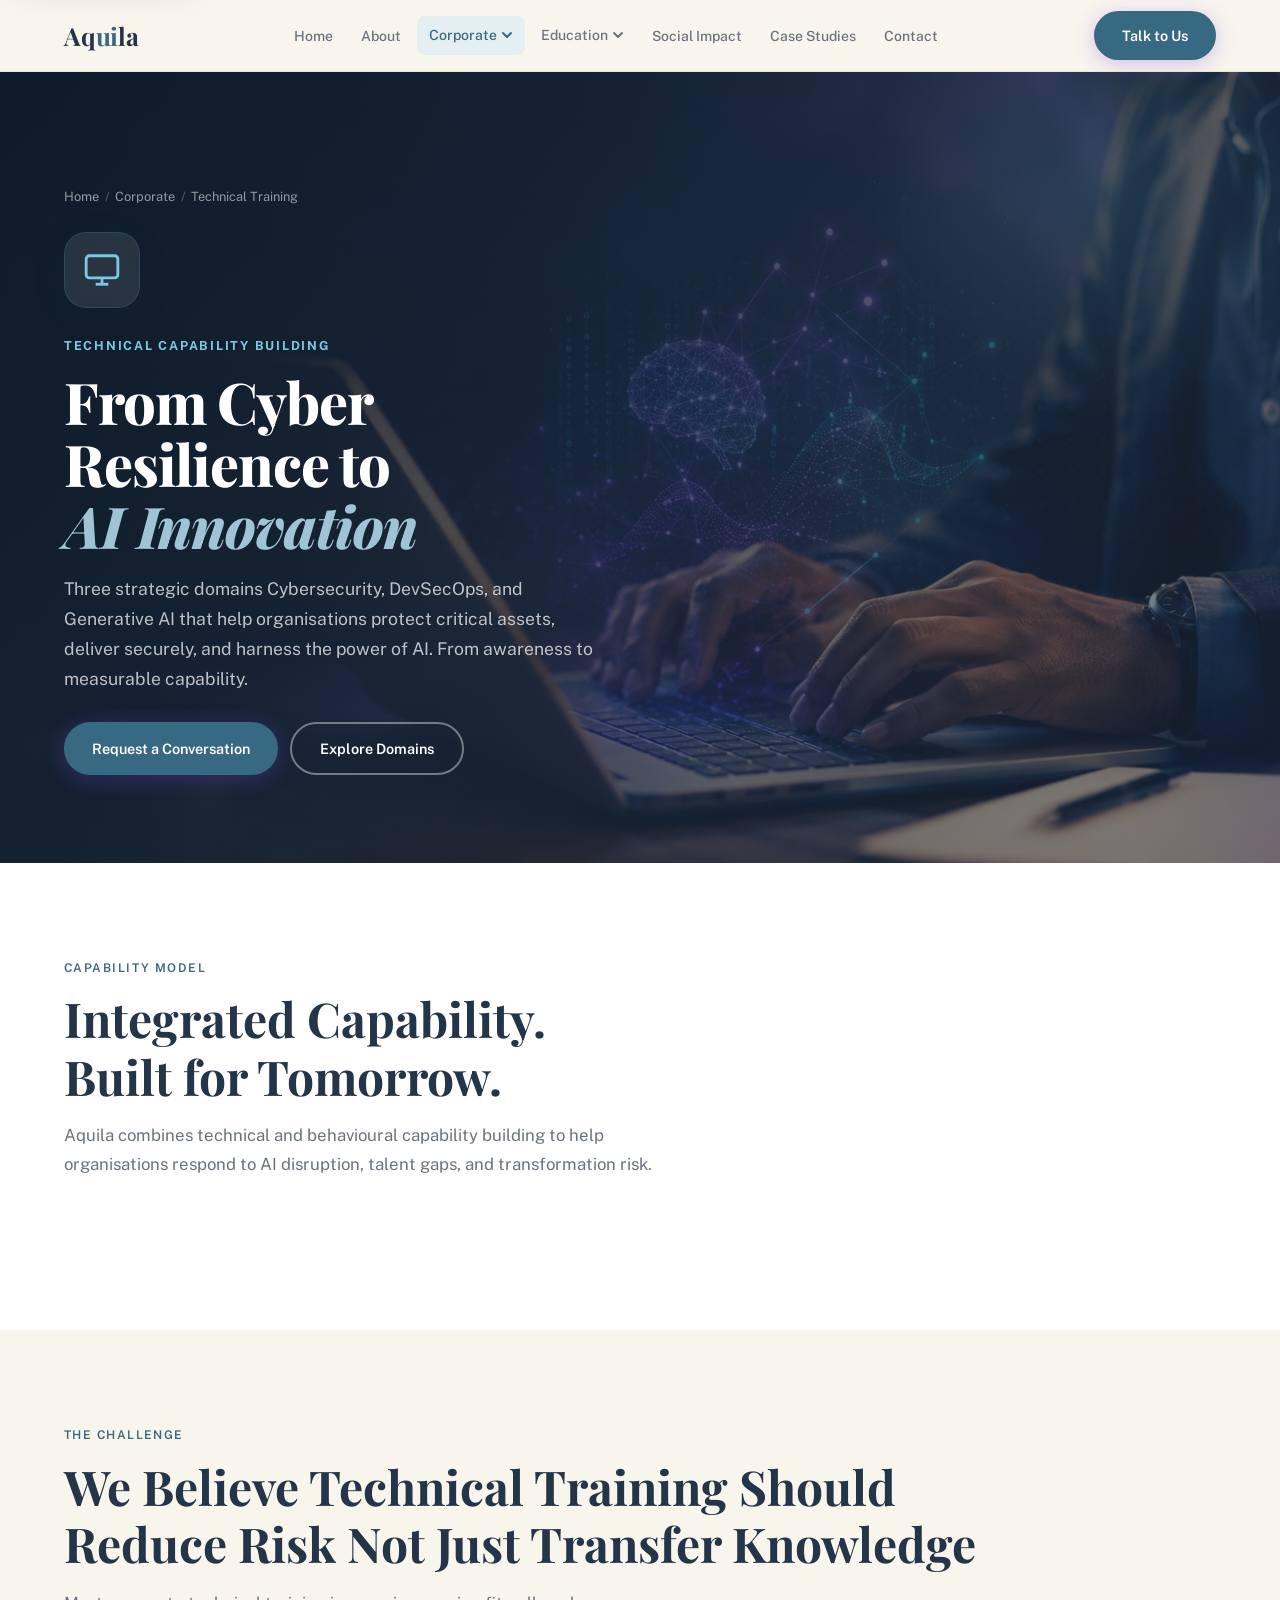
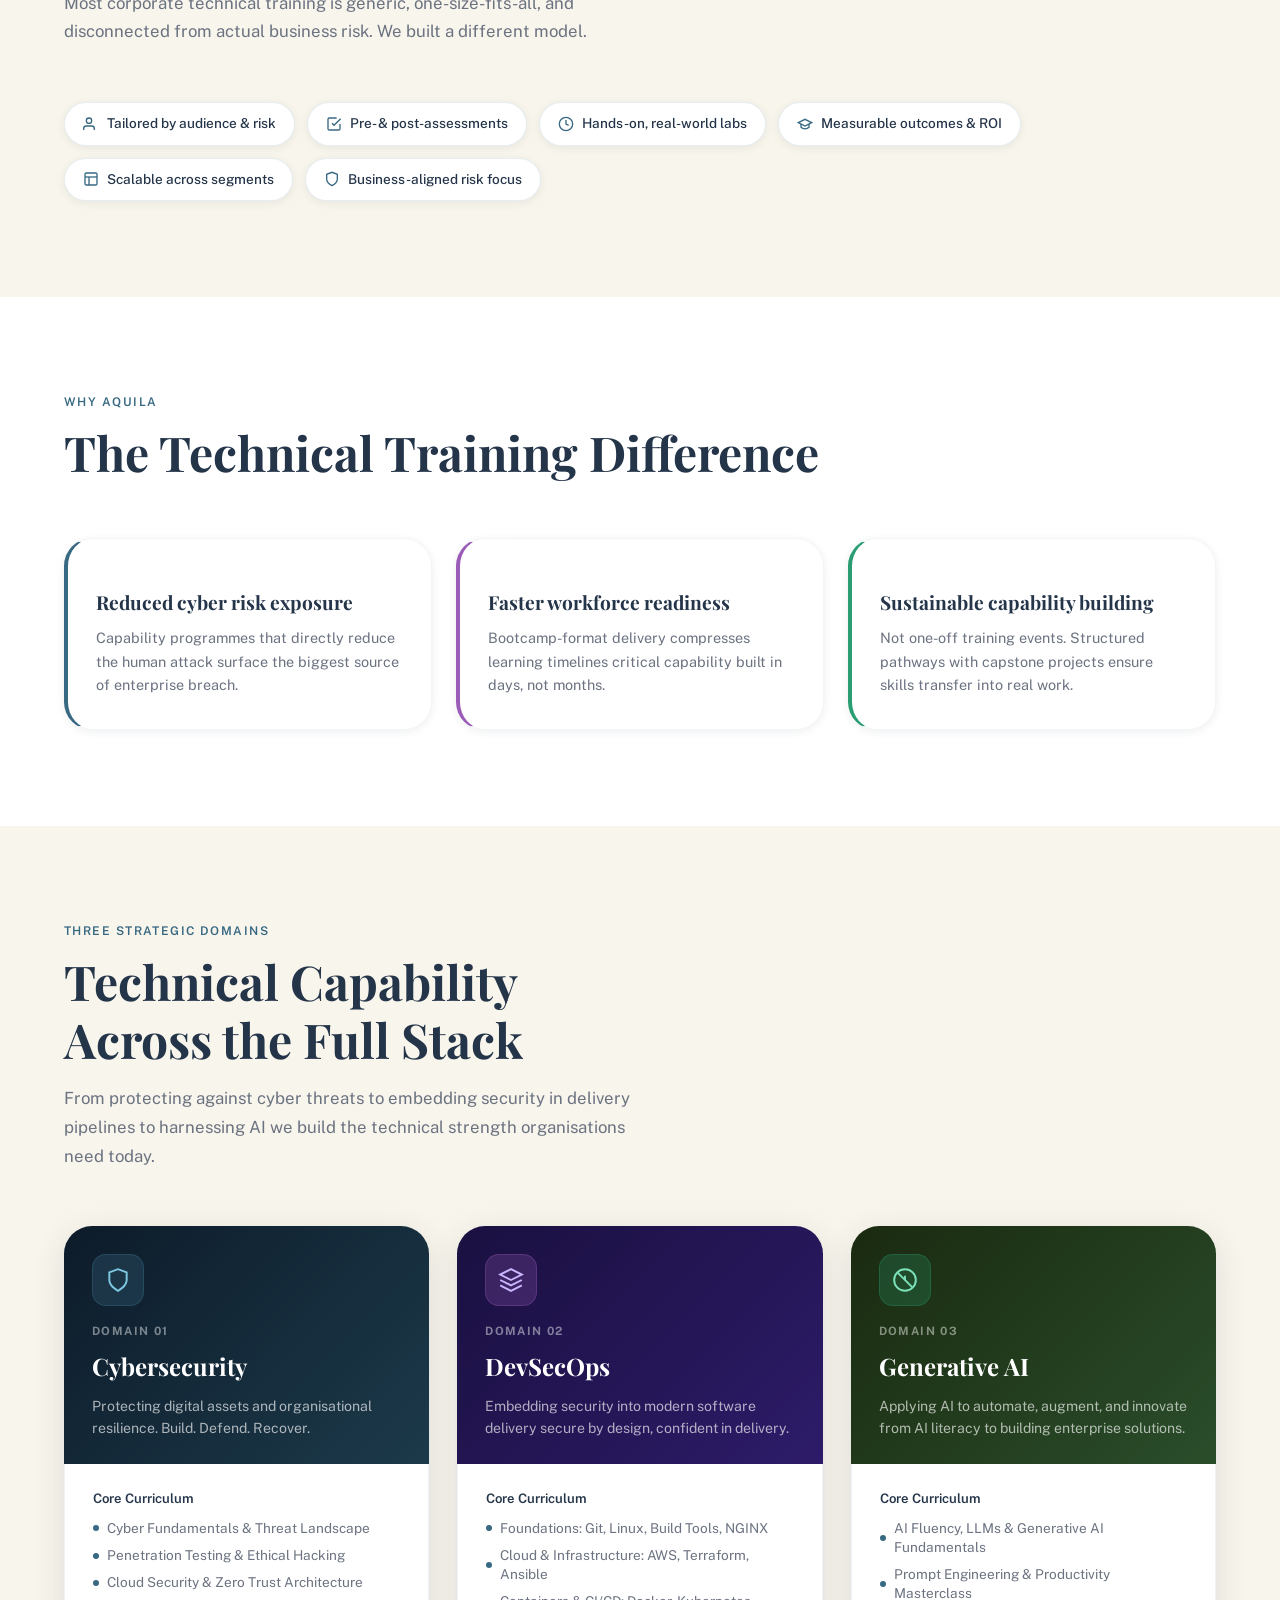
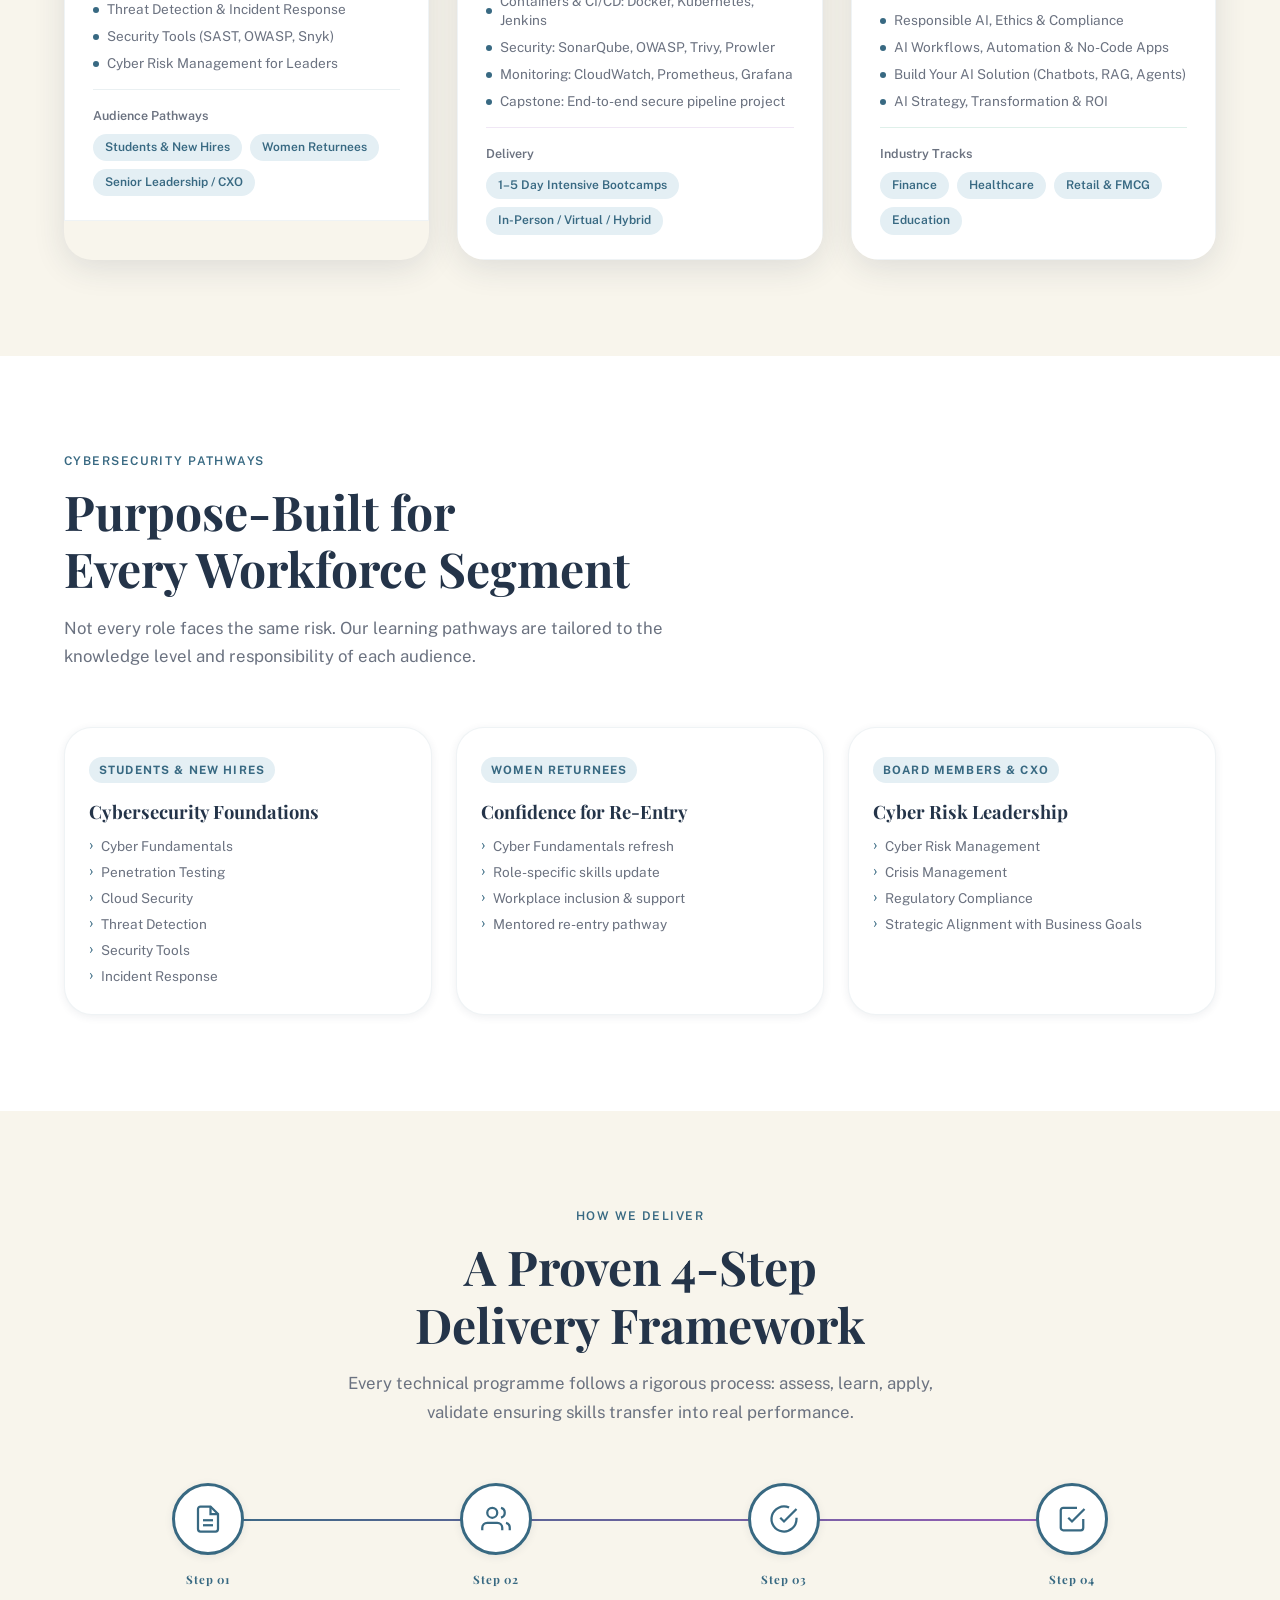
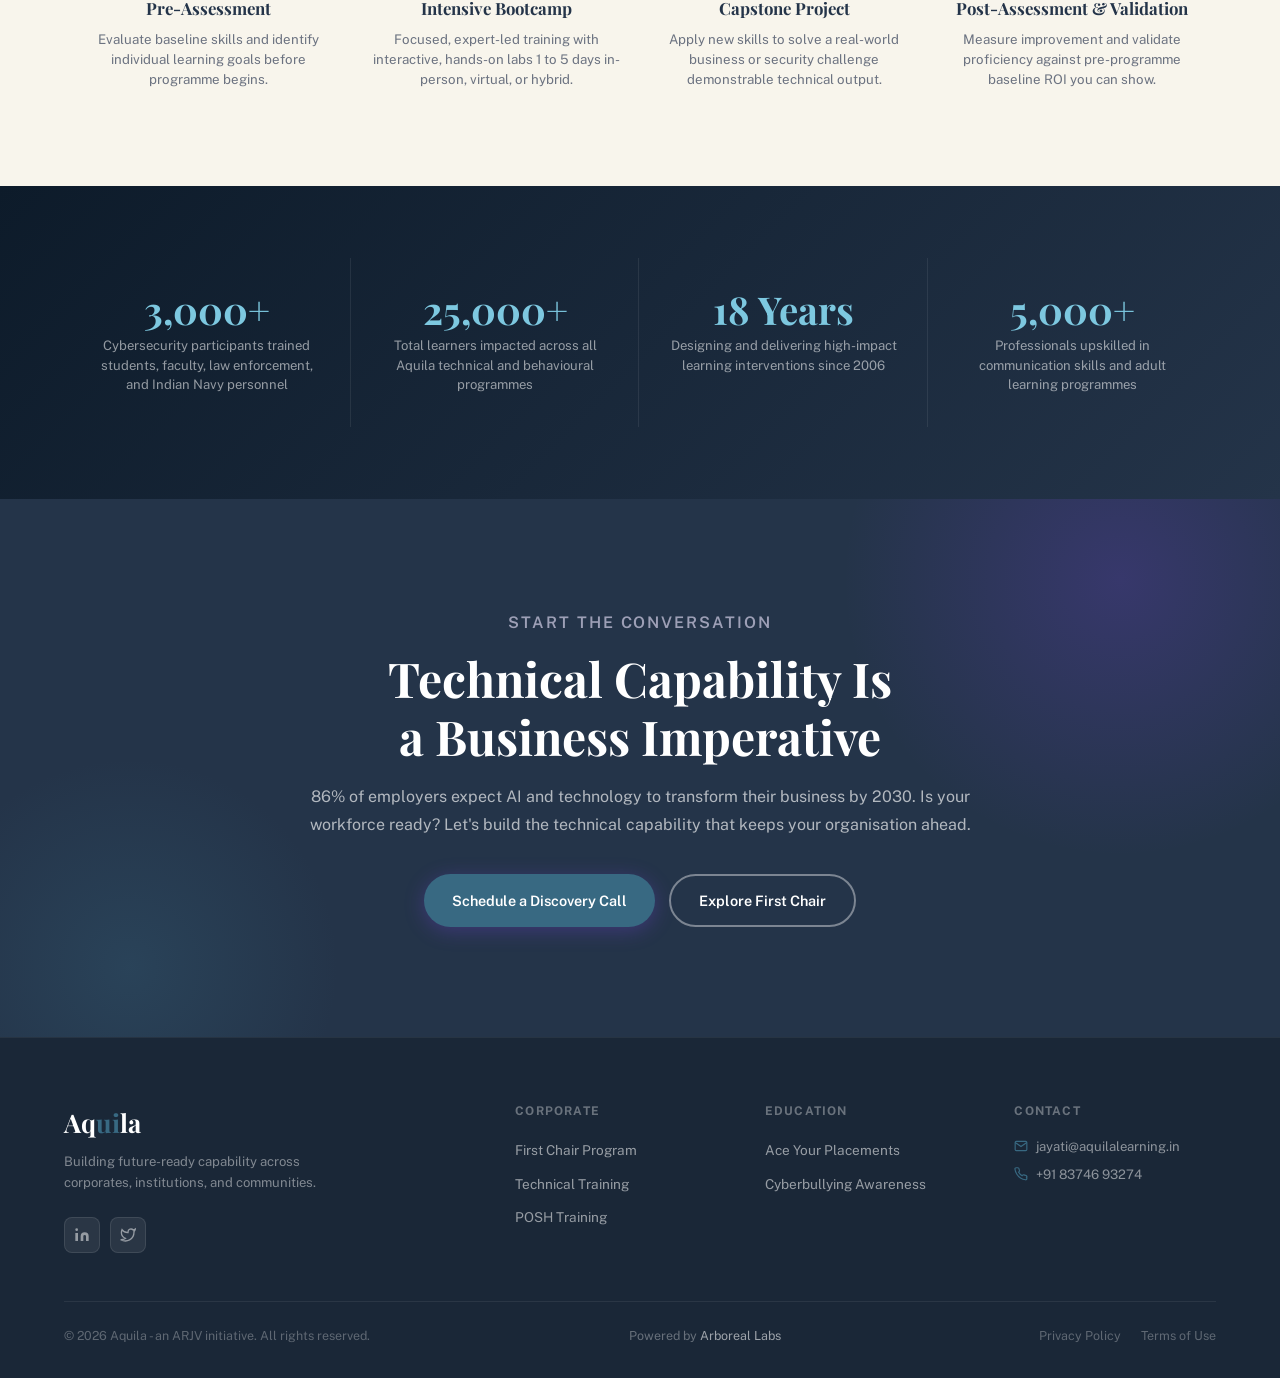
<file: technical-training.html>
<!DOCTYPE html>
<html lang="en">
<head>
  <meta charset="UTF-8" />
  <meta name="viewport" content="width=device-width, initial-scale=1.0" />
  <title>Technical Training | Cybersecurity, DevSecOps &amp; GenAI Programs</title>
  <meta name="description" content="Aquila delivers corporate technical training in cybersecurity, DevSecOps, cloud security, secure coding, and generative AI, helping teams reduce risk and build practical future-ready technical capability." />
  <link rel="canonical" href="https://www.aquilalearning.in/technical-training.html" />
  <link rel="alternate" hreflang="en-IN" href="https://www.aquilalearning.in/technical-training.html" />
  <link rel="alternate" hreflang="x-default" href="https://www.aquilalearning.in/technical-training.html" />
  <meta name="robots" content="index, follow, max-image-preview:large" />
  <meta name="author" content="Aquila" />
  <meta name="geo.region" content="IN" />
  <meta name="geo.placename" content="India" />
  <meta name="theme-color" content="#386982" />
  <meta property="og:site_name" content="Aquila" />
  <meta property="og:title" content="Technical Training | Cybersecurity, DevSecOps &amp; GenAI Programs" />
  <meta property="og:description" content="Aquila delivers corporate technical training in cybersecurity, DevSecOps, cloud security, secure coding, and generative AI, helping teams reduce risk and build practical future-ready technical capability." />
  <meta property="og:type" content="website" />
  <meta property="og:url" content="https://www.aquilalearning.in/technical-training.html" />
  <meta property="og:locale" content="en_IN" />
  <meta name="twitter:card" content="summary" />
  <meta name="twitter:title" content="Technical Training | Cybersecurity, DevSecOps &amp; GenAI Programs" />
  <meta name="twitter:description" content="Aquila delivers corporate technical training in cybersecurity, DevSecOps, cloud security, secure coding, and generative AI, helping teams reduce risk and build practical future-ready technical capability." />

  <link rel="preconnect" href="https://fonts.googleapis.com" />
  <link rel="preconnect" href="https://fonts.gstatic.com" crossorigin />
  <link href="https://fonts.googleapis.com/css2?family=Playfair+Display:ital,wght@0,400;0,600;0,700;0,800;1,400;1,600&family=Public+Sans:wght@300;400;500;600;700&display=swap" rel="stylesheet" />
  <link rel="icon" href="favicon.svg" type="image/svg+xml" />
  <link rel="stylesheet" href="styles.css" />
  <style>
    :root { --accent: #386982; --accent-soft: #E4EFF4; }

    /* Dark tech header */
    .page-header { background: linear-gradient(135deg, rgba(13,27,42,0.92) 0%, rgba(28,42,58,0.78) 50%, rgba(36,52,73,0.5) 100%), url('assets/headers/technical-training.jpg') center/cover no-repeat; padding-top: clamp(64px, 9vw, 120px); }
    .page-header::before {
      content: ''; position: absolute; inset: 0; z-index: 1;
      background-image:
        radial-gradient(rgba(56,105,130,0.3) 1px, transparent 1px);
      background-size: 32px 32px;
      -webkit-mask: radial-gradient(ellipse at 70% 40%, #000 0%, transparent 65%);
              mask: radial-gradient(ellipse at 70% 40%, #000 0%, transparent 65%);
    }
    .page-header::after {
      content: ''; position: absolute; width: 480px; height: 480px; border-radius: 50%;
      background: radial-gradient(circle, rgba(56,105,130,0.3) 0%, transparent 70%);
      top: -120px; right: -60px; z-index: 0;
    }
    .ph-icon { background: rgba(255,255,255,0.1); color: #7dc8e0; backdrop-filter: blur(8px); border: 1px solid rgba(56,105,130,0.4); }
    .page-header .ph-eyebrow { color: #7dc8e0; }
    .page-header .ph-title { color: #fff; }
    .page-header .ph-title em { color: #9fc4d6; }
    .page-header .ph-sub { color: rgba(255,255,255,0.72); }
    .crumb, .crumb a { color: rgba(255,255,255,0.55); }
    .crumb span { color: rgba(255,255,255,0.3); }

    /* Domains */
    .domain-cards { display: grid; grid-template-columns: repeat(3, 1fr); gap: 28px; }
    .domain-card { border-radius: var(--radius-lg); overflow: hidden; box-shadow: var(--shadow-md); transition: transform 0.3s ease; }
    .domain-card:hover { transform: translateY(-6px); }
    .domain-header { padding: 28px 28px 24px; }
    .domain-card.cyber .domain-header { background: linear-gradient(135deg, #0d1b2a 0%, #1c3a4a 100%); }
    .domain-card.devsec .domain-header { background: linear-gradient(135deg, #1a1040 0%, #2d1b69 100%); }
    .domain-card.genai .domain-header { background: linear-gradient(135deg, #1a2a10 0%, #2a4d2a 100%); }
    .domain-icon { width: 52px; height: 52px; border-radius: 14px; display: flex; align-items: center; justify-content: center; margin-bottom: 16px; }
    .cyber .domain-icon { background: rgba(56,105,130,0.3); color: #7dc8e0; border: 1px solid rgba(56,105,130,0.4); }
    .devsec .domain-icon { background: rgba(155,92,184,0.25); color: #c9b6ff; border: 1px solid rgba(155,92,184,0.3); }
    .genai .domain-icon { background: rgba(42,157,114,0.25); color: #7ce0b8; border: 1px solid rgba(42,157,114,0.3); }
    .domain-icon svg { width: 26px; height: 26px; }
    .domain-eyebrow { font-size: 0.72rem; font-weight: 700; letter-spacing: 0.12em; text-transform: uppercase; color: rgba(255,255,255,0.45); margin-bottom: 6px; }
    .domain-name { font-family: var(--font-head); font-size: 1.5rem; font-weight: 700; color: #fff; margin-bottom: 10px; }
    .domain-sub { font-size: 0.88rem; color: rgba(255,255,255,0.65); line-height: 1.6; }
    .domain-body { padding: 24px 28px; background: var(--white); border: 1px solid rgba(56,105,130,0.08); border-top: none; }
    .domain-list { list-style: none; display: flex; flex-direction: column; gap: 8px; }
    .domain-list li { font-size: 0.85rem; color: var(--slate); display: flex; gap: 8px; align-items: center; line-height: 1.4; }
    .domain-list li::before { content: ''; width: 6px; height: 6px; border-radius: 50%; background: var(--accent); flex-shrink: 0; }

    /* Pathways (audience tracks) */
    .pathways-grid { display: grid; grid-template-columns: repeat(3, 1fr); gap: 24px; }
    .pathway-card { background: var(--white); border-radius: var(--radius-lg); padding: 28px 24px; border: 1px solid rgba(56,105,130,0.08); box-shadow: var(--shadow-sm); }
    .pathway-audience { display: inline-block; font-size: 0.72rem; font-weight: 700; letter-spacing: 0.1em; text-transform: uppercase; background: var(--accent-soft); color: var(--accent); padding: 4px 10px; border-radius: 50px; margin-bottom: 14px; }
    .pathway-card h3 { font-family: var(--font-head); font-size: 1.15rem; font-weight: 700; color: var(--space); margin-bottom: 10px; }
    .pathway-card ul { list-style: none; display: flex; flex-direction: column; gap: 7px; }
    .pathway-card ul li { font-size: 0.85rem; color: var(--slate); display: flex; gap: 8px; align-items: flex-start; line-height: 1.4; }
    .pathway-card ul li::before { content: '›'; color: var(--accent); font-size: 1rem; line-height: 1; flex-shrink: 0; }

    /* Delivery process */
    .process-track { display: grid; grid-template-columns: repeat(4, 1fr); gap: 0; position: relative; }
    .process-track::before { content: ''; position: absolute; top: 36px; left: 10%; right: 10%; height: 2px; background: linear-gradient(90deg, var(--accent) 0%, #9B5CB8 100%); z-index: 0; }
    .process-step { text-align: center; position: relative; z-index: 1; padding: 0 12px; }
    .proc-circle { width: 72px; height: 72px; border-radius: 50%; border: 3px solid var(--accent); background: var(--white); display: flex; align-items: center; justify-content: center; margin: 0 auto 16px; color: var(--accent); box-shadow: var(--shadow-sm); }
    .proc-circle svg { width: 30px; height: 30px; }
    .proc-num { font-family: var(--font-head); font-size: 0.72rem; font-weight: 700; color: var(--accent); margin-bottom: 6px; letter-spacing: 0.08em; }
    .proc-title { font-family: var(--font-head); font-size: 1.05rem; font-weight: 700; color: var(--space); margin-bottom: 8px; }
    .proc-desc { font-size: 0.83rem; color: var(--slate); line-height: 1.5; }

    /* Impact stats */
    .impact-band { background: linear-gradient(135deg, #0d1b2a 0%, #243449 100%); padding: 72px 0; }
    .impact-grid { display: grid; grid-template-columns: repeat(4, 1fr); gap: 2px; }
    .impact-item { text-align: center; padding: 32px 24px; border-right: 1px solid rgba(255,255,255,0.08); }
    .impact-item:last-child { border-right: none; }
    .impact-num { font-family: var(--font-head); font-size: 2.4rem; font-weight: 700; color: #7dc8e0; line-height: 1; margin-bottom: 8px; }
    .impact-label { font-size: 0.82rem; color: rgba(255,255,255,0.55); line-height: 1.5; }

    /* Delivery format */
    .format-chips { display: flex; flex-wrap: wrap; gap: 12px; margin-top: 20px; }
    .format-chip { display: flex; align-items: center; gap: 8px; background: var(--white); border: 1px solid rgba(56,105,130,0.12); border-radius: 50px; padding: 10px 18px; font-size: 0.85rem; font-weight: 500; color: var(--space); box-shadow: var(--shadow-sm); }
    .format-chip svg { width: 16px; height: 16px; color: var(--accent); flex-shrink: 0; }

    @media (max-width: 1024px) {
      .domain-cards { grid-template-columns: 1fr; }
      .pathways-grid { grid-template-columns: 1fr; }
      .process-track { grid-template-columns: repeat(2, 1fr); gap: 32px; }
      .process-track::before { display: none; }
      .impact-grid { grid-template-columns: repeat(2, 1fr); }
      .impact-item { border-right: none; border-bottom: 1px solid rgba(255,255,255,0.08); }
    }
    @media (max-width: 768px) {
      .process-track { grid-template-columns: 1fr; }
      .impact-grid { grid-template-columns: repeat(2, 1fr); }
    }
    @media (max-width: 520px) {
      .impact-grid { grid-template-columns: 1fr; }
      .impact-item { border-bottom: 1px solid rgba(255,255,255,0.08); }
    }
  </style>
  <script type="application/ld+json">
{
  "@context": "https://schema.org",
  "@graph": [
    {
      "@type": "WebPage",
      "@id": "https://www.aquilalearning.in/technical-training.html#webpage",
      "url": "https://www.aquilalearning.in/technical-training.html",
      "name": "Technical Training Programs",
      "headline": "Technical Training | Cybersecurity, DevSecOps & GenAI Programs",
      "description": "Aquila delivers corporate technical training in cybersecurity, DevSecOps, cloud security, secure coding, and generative AI, helping teams reduce risk and build practical future-ready technical capability.",
      "isPartOf": {
        "@id": "https://www.aquilalearning.in/#website"
      },
      "about": {
        "@id": "https://www.aquilalearning.in/#organization"
      },
      "publisher": {
        "@id": "https://www.aquilalearning.in/#organization"
      },
      "image": "https://www.aquilalearning.in/assets/headers/technical-training.jpg",
      "primaryImageOfPage": {
        "@type": "ImageObject",
        "url": "https://www.aquilalearning.in/assets/headers/technical-training.jpg"
      },
      "inLanguage": "en-IN"
    },
    {
      "@type": "BreadcrumbList",
      "@id": "https://www.aquilalearning.in/technical-training.html#breadcrumb",
      "itemListElement": [
        {
          "@type": "ListItem",
          "position": 1,
          "name": "Home",
          "item": "https://www.aquilalearning.in/"
        },
        {
          "@type": "ListItem",
          "position": 2,
          "name": "Corporate"
        },
        {
          "@type": "ListItem",
          "position": 3,
          "name": "Technical Training",
          "item": "https://www.aquilalearning.in/technical-training.html"
        }
      ]
    },
    {
      "@type": "Service",
      "@id": "https://www.aquilalearning.in/technical-training.html#service",
      "name": "Technical Training Programs",
      "serviceType": "Cybersecurity, DevSecOps and GenAI training",
      "description": "Aquila delivers corporate technical training in cybersecurity, DevSecOps, cloud security, secure coding, and generative AI, helping teams reduce risk and build practical future-ready technical capability.",
      "provider": {
        "@id": "https://www.aquilalearning.in/#organization"
      },
      "areaServed": {
        "@type": "Country",
        "name": "India"
      },
      "audience": [
        {
          "@type": "Audience",
          "audienceType": "Corporate technology teams"
        },
        {
          "@type": "Audience",
          "audienceType": "Cybersecurity teams"
        },
        {
          "@type": "Audience",
          "audienceType": "Business leaders"
        }
      ],
      "url": "https://www.aquilalearning.in/technical-training.html"
    }
  ]
}
  </script>
</head>
<body>

  <a class="skip-link" href="#main">Skip to main content</a>

  <nav class="nav" id="navbar" role="navigation" aria-label="Main navigation">
    <div class="nav-inner">
      <a href="index.html" class="nav-logo" aria-label="Aquila home">Aq<span>ui</span>la</a>
      <ul class="nav-links" role="list">
        <li><a href="index.html">Home</a></li>
        <li><a href="about.html">About</a></li>
        <li class="nav-has-dropdown">
          <a tabindex="0" class="active">Corporate <svg class="chev" width="12" height="12" viewBox="0 0 12 12" fill="none" stroke="currentColor" stroke-width="2" stroke-linecap="round" stroke-linejoin="round" aria-hidden="true"><polyline points="2,4 6,8 10,4"/></svg></a>
          <ul class="nav-dropdown">
            <li><a href="first-chair.html">First Chair</a></li>
            <li><a href="technical-training.html" class="active">Technical Training</a></li>
            <li><a href="posh.html">POSH Training</a></li>
          </ul>
        </li>
        <li class="nav-has-dropdown">
          <a tabindex="0">Education <svg class="chev" width="12" height="12" viewBox="0 0 12 12" fill="none" stroke="currentColor" stroke-width="2" stroke-linecap="round" stroke-linejoin="round" aria-hidden="true"><polyline points="2,4 6,8 10,4"/></svg></a>
          <ul class="nav-dropdown">
            <li><a href="colleges.html">Colleges</a></li>
            <li><a href="cyberbullying.html">Cyberbullying Awareness</a></li>
          </ul>
        </li>
        <li><a href="social-impact.html">Social Impact</a></li>
        <li><a href="case-studies.html">Case Studies</a></li>
        <li><a href="contact.html">Contact</a></li>
      </ul>
      <a href="contact.html" class="btn btn-primary nav-cta">Talk to Us</a>
      <button class="hamburger" id="hamburgerBtn" aria-label="Toggle mobile menu" aria-expanded="false" aria-controls="mobileMenu"><span></span><span></span><span></span></button>
    </div>
  </nav>
  <div class="mobile-menu" id="mobileMenu" aria-hidden="true">
    <ul>
      <li><a href="index.html">Home</a></li>
      <li><a href="about.html">About</a></li>
      <li><a tabindex="0">Corporate</a></li>
      <li class="mm-sub"><a href="first-chair.html">First Chair</a></li>
      <li class="mm-sub"><a href="technical-training.html">Technical Training</a></li>
      <li class="mm-sub"><a href="posh.html">POSH Training</a></li>
      <li><a tabindex="0">Education</a></li>
      <li class="mm-sub"><a href="colleges.html">Colleges</a></li>
      <li class="mm-sub"><a href="cyberbullying.html">Cyberbullying Awareness</a></li>
      <li><a href="social-impact.html">Social Impact</a></li>
      <li><a href="case-studies.html">Case Studies</a></li>
      <li><a href="contact.html">Contact</a></li>
    </ul>
    <a href="contact.html" class="btn btn-primary" style="width:100%;justify-content:center;">Talk to Us</a>
  </div>

  <!-- HEADER -->
  <header class="page-header" id="main" tabindex="-1">
    <div class="container">
      <p class="crumb"><a href="index.html">Home</a><span>/</span>Corporate<span>/</span>Technical Training</p>
      <div class="ph-icon" aria-hidden="true">
        <svg viewBox="0 0 24 24" fill="none" stroke="currentColor" stroke-width="1.8"><rect x="2" y="3" width="20" height="14" rx="2"/><line x1="8" y1="21" x2="16" y2="21"/><line x1="12" y1="17" x2="12" y2="21"/></svg>
      </div>
      <p class="ph-eyebrow">Technical Capability Building</p>
      <h1 class="ph-title">From Cyber Resilience to <em>AI Innovation</em></h1>
      <p class="ph-sub">Three strategic domains Cybersecurity, DevSecOps, and Generative AI that help organisations protect critical assets, deliver securely, and harness the power of AI. From awareness to measurable capability.</p>
      <div class="ph-actions">
        <a href="contact.html" class="btn btn-primary">Request a Conversation</a>
        <a href="#domains" class="btn btn-outline-white">Explore Domains</a>
      </div>
    </div>
  </header>

  <!-- WHY TECHNICAL TRAINING -->
  <section style="background: var(--white);">
    <div class="container">
      <div class="section-header fade-in">
        <p class="section-label">Capability Model</p>
        <h2 class="section-heading">Integrated Capability. <br>Built for Tomorrow.</h2>
        <p class="section-subheading">Aquila combines technical and behavioural capability building to help organisations respond to AI disruption, talent gaps, and transformation risk.</p>
      </div>
    </div>
  </section>

  <!-- THE CHALLENGE -->
  <section>
    <div class="container">
      <div class="section-header fade-in">
        <p class="section-label">The Challenge</p>
        <h2 class="section-heading">We Believe Technical Training Should Reduce Risk Not Just Transfer Knowledge</h2>
        <p class="section-subheading" style="margin-top:12px;">Most corporate technical training is generic, one-size-fits-all, and disconnected from actual business risk. We built a different model.</p>
      </div>
      <div class="format-chips fade-in delay-1">
        <span class="format-chip"><svg viewBox="0 0 24 24" fill="none" stroke="currentColor" stroke-width="2"><path d="M17 21v-2a4 4 0 0 0-4-4H5a4 4 0 0 0-4 4v2"/><circle cx="9" cy="7" r="4"/></svg>Tailored by audience &amp; risk</span>
        <span class="format-chip"><svg viewBox="0 0 24 24" fill="none" stroke="currentColor" stroke-width="2"><path d="M9 11l3 3L22 4"/><path d="M21 12v7a2 2 0 0 1-2 2H5a2 2 0 0 1-2-2V5a2 2 0 0 1 2-2h11"/></svg>Pre- &amp; post-assessments</span>
        <span class="format-chip"><svg viewBox="0 0 24 24" fill="none" stroke="currentColor" stroke-width="2"><circle cx="12" cy="12" r="10"/><polyline points="12 6 12 12 16 14"/></svg>Hands-on, real-world labs</span>
        <span class="format-chip"><svg viewBox="0 0 24 24" fill="none" stroke="currentColor" stroke-width="2"><path d="M22 10 12 5 2 10l10 5 10-5z"/><path d="M6 12v5c3 3 9 3 12 0v-5"/></svg>Measurable outcomes &amp; ROI</span>
        <span class="format-chip"><svg viewBox="0 0 24 24" fill="none" stroke="currentColor" stroke-width="2"><rect x="3" y="3" width="18" height="18" rx="2"/><path d="M3 9h18"/><path d="M9 21V9"/></svg>Scalable across segments</span>
        <span class="format-chip"><svg viewBox="0 0 24 24" fill="none" stroke="currentColor" stroke-width="2"><path d="M12 22s8-4 8-10V5l-8-3-8 3v7c0 6 8 10 8 10z"/></svg>Business-aligned risk focus</span>
      </div>
    </div>
  </section>

  <!-- THE TECHNICAL TRAINING DIFFERENCE -->
  <section style="background: var(--white);">
    <div class="container">
      <div class="section-header fade-in">
        <p class="section-label">Why Aquila</p>
        <h2 class="section-heading">The Technical Training Difference</h2>
      </div>
      <div class="grid grid-3 fade-in delay-1">
        <div class="u-card" style="border-left: 4px solid var(--accent);">
          <h3 style="margin-bottom:8px;">Reduced cyber risk exposure</h3>
          <p>Capability programmes that directly reduce the human attack surface the biggest source of enterprise breach.</p>
        </div>
        <div class="u-card" style="border-left: 4px solid #9B5CB8;">
          <h3 style="margin-bottom:8px;">Faster workforce readiness</h3>
          <p>Bootcamp-format delivery compresses learning timelines critical capability built in days, not months.</p>
        </div>
        <div class="u-card" style="border-left: 4px solid #2A9D72;">
          <h3 style="margin-bottom:8px;">Sustainable capability building</h3>
          <p>Not one-off training events. Structured pathways with capstone projects ensure skills transfer into real work.</p>
        </div>
      </div>
    </div>
  </section>

  <!-- THREE DOMAINS -->
  <section id="domains" style="background: var(--ivory);">
    <div class="container">
      <div class="section-header fade-in">
        <p class="section-label">Three Strategic Domains</p>
        <h2 class="section-heading">Technical Capability <br>Across the Full Stack</h2>
        <p class="section-subheading">From protecting against cyber threats to embedding security in delivery pipelines to harnessing AI we build the technical strength organisations need today.</p>
      </div>
      <div class="domain-cards fade-in delay-1">

        <!-- Cybersecurity -->
        <div class="domain-card cyber">
          <div class="domain-header">
            <div class="domain-icon"><svg viewBox="0 0 24 24" fill="none" stroke="currentColor" stroke-width="1.8"><path d="M12 22s8-4 8-10V5l-8-3-8 3v7c0 6 8 10 8 10z"/></svg></div>
            <p class="domain-eyebrow">Domain 01</p>
            <h3 class="domain-name">Cybersecurity</h3>
            <p class="domain-sub">Protecting digital assets and organisational resilience. Build. Defend. Recover.</p>
          </div>
          <div class="domain-body">
            <p style="font-size:0.82rem;font-weight:600;color:var(--space);margin-bottom:10px;">Core Curriculum</p>
            <ul class="domain-list">
              <li>Cyber Fundamentals &amp; Threat Landscape</li>
              <li>Penetration Testing &amp; Ethical Hacking</li>
              <li>Cloud Security &amp; Zero Trust Architecture</li>
              <li>Threat Detection &amp; Incident Response</li>
              <li>Security Tools (SAST, OWASP, Snyk)</li>
              <li>Cyber Risk Management for Leaders</li>
            </ul>
            <div style="margin-top:16px;padding-top:16px;border-top:1px solid rgba(56,105,130,0.1);">
              <p style="font-size:0.78rem;font-weight:600;color:var(--slate);margin-bottom:8px;">Audience Pathways</p>
              <div style="display:flex;gap:8px;flex-wrap:wrap;">
                <span class="tag">Students &amp; New Hires</span>
                <span class="tag">Women Returnees</span>
                <span class="tag">Senior Leadership / CXO</span>
              </div>
            </div>
          </div>
        </div>

        <!-- DevSecOps -->
        <div class="domain-card devsec">
          <div class="domain-header">
            <div class="domain-icon"><svg viewBox="0 0 24 24" fill="none" stroke="currentColor" stroke-width="1.8"><path d="M12 2L2 7l10 5 10-5-10-5z"/><path d="M2 17l10 5 10-5"/><path d="M2 12l10 5 10-5"/></svg></div>
            <p class="domain-eyebrow">Domain 02</p>
            <h3 class="domain-name">DevSecOps</h3>
            <p class="domain-sub">Embedding security into modern software delivery secure by design, confident in delivery.</p>
          </div>
          <div class="domain-body">
            <p style="font-size:0.82rem;font-weight:600;color:var(--space);margin-bottom:10px;">Core Curriculum</p>
            <ul class="domain-list">
              <li>Foundations: Git, Linux, Build Tools, NGINX</li>
              <li>Cloud &amp; Infrastructure: AWS, Terraform, Ansible</li>
              <li>Containers &amp; CI/CD: Docker, Kubernetes, Jenkins</li>
              <li>Security: SonarQube, OWASP, Trivy, Prowler</li>
              <li>Monitoring: CloudWatch, Prometheus, Grafana</li>
              <li>Capstone: End-to-end secure pipeline project</li>
            </ul>
            <div style="margin-top:16px;padding-top:16px;border-top:1px solid rgba(155,92,184,0.15);">
              <p style="font-size:0.78rem;font-weight:600;color:var(--slate);margin-bottom:8px;">Delivery</p>
              <div style="display:flex;gap:8px;flex-wrap:wrap;">
                <span class="tag">1–5 Day Intensive Bootcamps</span>
                <span class="tag">In-Person / Virtual / Hybrid</span>
              </div>
            </div>
          </div>
        </div>

        <!-- GenAI -->
        <div class="domain-card genai">
          <div class="domain-header">
            <div class="domain-icon"><svg viewBox="0 0 24 24" fill="none" stroke="currentColor" stroke-width="1.8"><circle cx="12" cy="12" r="10"/><path d="M12 8v4"/><path d="M12 16h.01"/><path d="M4.93 4.93l14.14 14.14"/></svg></div>
            <p class="domain-eyebrow">Domain 03</p>
            <h3 class="domain-name">Generative AI</h3>
            <p class="domain-sub">Applying AI to automate, augment, and innovate from AI literacy to building enterprise solutions.</p>
          </div>
          <div class="domain-body">
            <p style="font-size:0.82rem;font-weight:600;color:var(--space);margin-bottom:10px;">Core Curriculum</p>
            <ul class="domain-list">
              <li>AI Fluency, LLMs &amp; Generative AI Fundamentals</li>
              <li>Prompt Engineering &amp; Productivity Masterclass</li>
              <li>Responsible AI, Ethics &amp; Compliance</li>
              <li>AI Workflows, Automation &amp; No-Code Apps</li>
              <li>Build Your AI Solution (Chatbots, RAG, Agents)</li>
              <li>AI Strategy, Transformation &amp; ROI</li>
            </ul>
            <div style="margin-top:16px;padding-top:16px;border-top:1px solid rgba(42,157,114,0.15);">
              <p style="font-size:0.78rem;font-weight:600;color:var(--slate);margin-bottom:8px;">Industry Tracks</p>
              <div style="display:flex;gap:8px;flex-wrap:wrap;">
                <span class="tag">Finance</span>
                <span class="tag">Healthcare</span>
                <span class="tag">Retail &amp; FMCG</span>
                <span class="tag">Education</span>
              </div>
            </div>
          </div>
        </div>
      </div>
    </div>
  </section>

  <!-- AUDIENCE PATHWAYS -->
  <section style="background: var(--white);">
    <div class="container">
      <div class="section-header fade-in">
        <p class="section-label">Cybersecurity Pathways</p>
        <h2 class="section-heading">Purpose-Built for <br>Every Workforce Segment</h2>
        <p class="section-subheading">Not every role faces the same risk. Our learning pathways are tailored to the knowledge level and responsibility of each audience.</p>
      </div>
      <div class="pathways-grid fade-in delay-1">
        <div class="pathway-card">
          <span class="pathway-audience">Students &amp; New Hires</span>
          <h3>Cybersecurity Foundations</h3>
          <ul>
            <li>Cyber Fundamentals</li>
            <li>Penetration Testing</li>
            <li>Cloud Security</li>
            <li>Threat Detection</li>
            <li>Security Tools</li>
            <li>Incident Response</li>
          </ul>
        </div>
        <div class="pathway-card">
          <span class="pathway-audience">Women Returnees</span>
          <h3>Confidence for Re-Entry</h3>
          <ul>
            <li>Cyber Fundamentals refresh</li>
            <li>Role-specific skills update</li>
            <li>Workplace inclusion &amp; support</li>
            <li>Mentored re-entry pathway</li>
          </ul>
        </div>
        <div class="pathway-card">
          <span class="pathway-audience">Board Members &amp; CXO</span>
          <h3>Cyber Risk Leadership</h3>
          <ul>
            <li>Cyber Risk Management</li>
            <li>Crisis Management</li>
            <li>Regulatory Compliance</li>
            <li>Strategic Alignment with Business Goals</li>
          </ul>
        </div>
      </div>
    </div>
  </section>

  <!-- DELIVERY PROCESS -->
  <section style="background: var(--ivory);">
    <div class="container">
      <div class="section-header center fade-in">
        <p class="section-label">How We Deliver</p>
        <h2 class="section-heading">A Proven 4-Step <br>Delivery Framework</h2>
        <p class="section-subheading">Every technical programme follows a rigorous process: assess, learn, apply, validate ensuring skills transfer into real performance.</p>
      </div>
      <div class="process-track fade-in delay-1">
        <div class="process-step">
          <div class="proc-circle"><svg viewBox="0 0 24 24" fill="none" stroke="currentColor" stroke-width="1.8"><path d="M14 2H6a2 2 0 0 0-2 2v16a2 2 0 0 0 2 2h12a2 2 0 0 0 2-2V8z"/><polyline points="14 2 14 8 20 8"/><line x1="16" y1="13" x2="8" y2="13"/><line x1="16" y1="17" x2="8" y2="17"/></svg></div>
          <p class="proc-num">Step 01</p>
          <h4 class="proc-title">Pre-Assessment</h4>
          <p class="proc-desc">Evaluate baseline skills and identify individual learning goals before programme begins.</p>
        </div>
        <div class="process-step">
          <div class="proc-circle"><svg viewBox="0 0 24 24" fill="none" stroke="currentColor" stroke-width="1.8"><path d="M17 21v-2a4 4 0 0 0-4-4H5a4 4 0 0 0-4 4v2"/><circle cx="9" cy="7" r="4"/><path d="M23 21v-2a4 4 0 0 0-3-3.87"/><path d="M16 3.13a4 4 0 0 1 0 7.75"/></svg></div>
          <p class="proc-num">Step 02</p>
          <h4 class="proc-title">Intensive Bootcamp</h4>
          <p class="proc-desc">Focused, expert-led training with interactive, hands-on labs 1 to 5 days in-person, virtual, or hybrid.</p>
        </div>
        <div class="process-step">
          <div class="proc-circle"><svg viewBox="0 0 24 24" fill="none" stroke="currentColor" stroke-width="1.8"><path d="M22 11.08V12a10 10 0 1 1-5.93-9.14"/><polyline points="22 4 12 14.01 9 11.01"/></svg></div>
          <p class="proc-num">Step 03</p>
          <h4 class="proc-title">Capstone Project</h4>
          <p class="proc-desc">Apply new skills to solve a real-world business or security challenge demonstrable technical output.</p>
        </div>
        <div class="process-step">
          <div class="proc-circle"><svg viewBox="0 0 24 24" fill="none" stroke="currentColor" stroke-width="1.8"><path d="M9 11l3 3L22 4"/><path d="M21 12v7a2 2 0 0 1-2 2H5a2 2 0 0 1-2-2V5a2 2 0 0 1 2-2h11"/></svg></div>
          <p class="proc-num">Step 04</p>
          <h4 class="proc-title">Post-Assessment &amp; Validation</h4>
          <p class="proc-desc">Measure improvement and validate proficiency against pre-programme baseline ROI you can show.</p>
        </div>
      </div>
    </div>
  </section>

  <!-- IMPACT STATS -->
  <div class="impact-band">
    <div class="container">
      <div class="impact-grid fade-in">
        <div class="impact-item">
          <p class="impact-num" data-count="3000">3,000+</p>
          <p class="impact-label">Cybersecurity participants trained students, faculty, law enforcement, and Indian Navy personnel</p>
        </div>
        <div class="impact-item">
          <p class="impact-num" data-count="25000">25,000+</p>
          <p class="impact-label">Total learners impacted across all Aquila technical and behavioural programmes</p>
        </div>
        <div class="impact-item">
          <p class="impact-num" data-count="18">18 Years</p>
          <p class="impact-label">Designing and delivering high-impact learning interventions since 2006</p>
        </div>
        <div class="impact-item">
          <p class="impact-num" data-count="5000">5,000+</p>
          <p class="impact-label">Professionals upskilled in communication skills and adult learning programmes</p>
        </div>
      </div>
    </div>
  </div>

  <!-- CTA BAND -->
  <section class="cta-band">
    <div class="container">
      <div class="cta-band-inner">
        <p class="section-label">Start the Conversation</p>
        <h2>Technical Capability Is a Business Imperative</h2>
        <p>86% of employers expect AI and technology to transform their business by 2030. Is your workforce ready? Let's build the technical capability that keeps your organisation ahead.</p>
        <div class="cta-band-actions">
          <a href="contact.html" class="btn btn-primary">Schedule a Discovery Call</a>
          <a href="first-chair.html" class="btn btn-outline-white">Explore First Chair</a>
        </div>
      </div>
    </div>
  </section>

  <!-- FOOTER -->
  <footer class="footer">
    <div class="container">
      <div class="footer-top">
        <div>
          <div class="footer-brand-logo">Aq<span>ui</span>la</div>
          <p class="footer-tagline">Building future-ready capability across<br>corporates, institutions, and communities.</p>
          <div class="footer-social">
            <a href="#" class="social-icon" aria-label="LinkedIn"><svg viewBox="0 0 24 24" fill="currentColor"><path d="M16 8a6 6 0 0 1 6 6v7h-4v-7a2 2 0 0 0-2-2 2 2 0 0 0-2 2v7h-4v-7a6 6 0 0 1 6-6z"/><rect x="2" y="9" width="4" height="12"/><circle cx="4" cy="4" r="2"/></svg></a>
            <a href="#" class="social-icon" aria-label="Twitter"><svg viewBox="0 0 24 24" fill="none" stroke="currentColor" stroke-width="2"><path d="M23 3a10.9 10.9 0 0 1-3.14 1.53 4.48 4.48 0 0 0-7.86 3v1A10.66 10.66 0 0 1 3 4s-4 9 5 13a11.64 11.64 0 0 1-7 2c9 5 20 0 20-11.5a4.5 4.5 0 0 0-.08-.83A7.72 7.72 0 0 0 23 3z"/></svg></a>
          </div>
        </div>
        <div>
          <p class="footer-col-title">Corporate</p>
          <ul class="footer-links">
            <li><a href="first-chair.html">First Chair Program</a></li>
            <li><a href="technical-training.html">Technical Training</a></li>
            <li><a href="posh.html">POSH Training</a></li>
          </ul>
        </div>
        <div>
          <p class="footer-col-title">Education</p>
          <ul class="footer-links">
            <li><a href="colleges.html">Ace Your Placements</a></li>
            <li><a href="cyberbullying.html">Cyberbullying Awareness</a></li>
          </ul>
        </div>
        <div>
          <p class="footer-col-title">Contact</p>
          <div class="footer-contact-item"><svg viewBox="0 0 24 24" fill="none" stroke="currentColor" stroke-width="2"><path d="M4 4h16c1.1 0 2 .9 2 2v12c0 1.1-.9 2-2 2H4c-1.1 0-2-.9-2-2V6c0-1.1.9-2 2-2z"/><polyline points="22,6 12,13 2,6"/></svg>jayati@aquilalearning.in</div>
          <div class="footer-contact-item"><svg viewBox="0 0 24 24" fill="none" stroke="currentColor" stroke-width="2"><path d="M22 16.92v3a2 2 0 0 1-2.18 2 19.79 19.79 0 0 1-8.63-3.07A19.5 19.5 0 0 1 4.69 12 19.79 19.79 0 0 1 1.61 3.44 2 2 0 0 1 3.6 1.27h3a2 2 0 0 1 2 1.72c.127.96.361 1.903.7 2.81a2 2 0 0 1-.45 2.11L7.91 8.91a16 16 0 0 0 6 6l.92-.92a2 2 0 0 1 2.11-.45c.907.339 1.85.573 2.81.7A2 2 0 0 1 21.73 17z"/></svg>+91 83746 93274</div>
        </div>
      </div>
      <div class="footer-bottom">
        <p class="footer-copyright">&copy; 2026 Aquila - an ARJV initiative. All rights reserved.</p>
        <p class="footer-credit">Powered by <a href="https://www.arboreallabs.com/" target="_blank" rel="noopener">Arboreal Labs</a></p>
        <div class="footer-legal">
          <a href="#">Privacy Policy</a>
          <a href="#">Terms of Use</a>
        </div>
      </div>
    </div>
  </footer>

  <script src="app.js"></script>
</body>
</html>
</file>
<file: styles.css>
/* ════════════════════════════════════════════
   AQUILA — Shared Design System
   Used by every page. Page-specific styling lives
   in each page's own <style> block.
════════════════════════════════════════════ */

*, *::before, *::after { box-sizing: border-box; margin: 0; padding: 0; }

:root {
  --teal:      #386982;
  --purple:    #9B5CB8;
  --violet:    #7B45E6;
  --ivory:     #F8F5EC;
  --space:     #243449;
  --lavender:  #EFE7FF;
  --slate:     #6B7280;
  --white:     #FFFFFF;
  --green:     #2A9D72;
  --teal-light:#EBF3F7;

  /* Per-page accent — override in each page's <style> */
  --accent:        #7B45E6;
  --accent-soft:   #EFE7FF;

  --gradient-cta:  linear-gradient(135deg, #386982 0%, #9B5CB8 60%, #7B45E6 100%);
  --gradient-hero: linear-gradient(135deg, #EBF3F7 0%, #F3EDFF 50%, #F8F5EC 100%);
  --gradient-card: linear-gradient(135deg, rgba(56,105,130,0.08) 0%, rgba(123,69,230,0.06) 100%);
  --shadow-sm:  0 2px 8px rgba(36,52,73,0.08);
  --shadow-md:  0 8px 32px rgba(36,52,73,0.12);
  --shadow-lg:  0 20px 60px rgba(36,52,73,0.16);
  --radius-sm:  12px;
  --radius-md:  20px;
  --radius-lg:  28px;
  --font-head:  'Playfair Display', Georgia, serif;
  --font-body:  'Public Sans', system-ui, sans-serif;
  --nav-h:      72px;
}

html { scroll-behavior: smooth; }

body {
  font-family: var(--font-body);
  background: var(--ivory);
  color: var(--space);
  line-height: 1.6;
  overflow-x: hidden;
  -webkit-font-smoothing: antialiased;
  -webkit-tap-highlight-color: transparent;
}

img { display: block; max-width: 100%; }
a { text-decoration: none; color: inherit; }
button { cursor: pointer; border: none; background: none; font-family: inherit; }
a, button { touch-action: manipulation; }

/* Brand text selection */
::selection { background: var(--violet); color: var(--white); }

/* Balanced headline wraps (progressive enhancement) */
.section-heading, .ph-title, .hero-headline, .cta-band h2, .final-cta-heading { text-wrap: balance; }
.section-subheading, .ph-sub, .hero-sub { text-wrap: pretty; }

/* Subtle branded scrollbar (desktop pointers only) */
@media (pointer: fine) {
  ::-webkit-scrollbar { width: 12px; }
  ::-webkit-scrollbar-track { background: transparent; }
  ::-webkit-scrollbar-thumb {
    background: rgba(36,52,73,0.22);
    border-radius: 8px;
    border: 3px solid transparent;
    background-clip: padding-box;
  }
  ::-webkit-scrollbar-thumb:hover { background: rgba(36,52,73,0.4); border: 3px solid transparent; background-clip: padding-box; }
}

/* Skip link — hidden until keyboard focus */
.skip-link {
  position: fixed;
  top: -64px;
  left: 16px;
  z-index: 300;
  background: var(--space);
  color: var(--white);
  padding: 12px 20px;
  border-radius: 0 0 12px 12px;
  font-size: 0.88rem;
  font-weight: 600;
  box-shadow: var(--shadow-md);
  transition: top 0.2s ease;
}
.skip-link:focus { top: 0; }

/* Keyboard focus ring — only shows for keyboard users, not mouse clicks */
:focus-visible { outline: 2px solid var(--accent); outline-offset: 2px; border-radius: 4px; }
:focus:not(:focus-visible) { outline: none; }

/* Scroll progress bar (element + JS live in index.html) */
.scroll-progress {
  position: fixed;
  top: 0; left: 0;
  height: 3px;
  width: 100%;
  z-index: 101;
  transform: scaleX(0);
  transform-origin: 0 50%;
  background: var(--gradient-cta);
  pointer-events: none;
}

/* ── Utility ── */
.container { max-width: 1200px; margin: 0 auto; padding: 0 24px; }
.section-label {
  font-family: var(--font-body);
  font-size: 12px;
  font-weight: 600;
  letter-spacing: 0.12em;
  text-transform: uppercase;
  color: var(--accent);
}
.section-heading {
  font-family: var(--font-head);
  font-size: clamp(2rem, 4vw, 3rem);
  font-weight: 700;
  color: var(--space);
  line-height: 1.2;
}
.section-subheading {
  font-size: 1.05rem;
  color: var(--slate);
  line-height: 1.7;
  max-width: 600px;
}

/* ── Buttons ── */
.btn {
  display: inline-flex;
  align-items: center;
  gap: 8px;
  padding: 13px 28px;
  border-radius: 50px;
  font-family: var(--font-body);
  font-size: 0.9rem;
  font-weight: 600;
  transition: all 0.25s ease;
  white-space: nowrap;
}
.btn svg { width: 16px; height: 16px; transition: transform 0.25s ease; }
.btn-primary:hover svg,
.btn-outline:hover svg,
.btn-outline-white:hover svg { transform: translateX(3px); }
.btn-primary {
  background: var(--accent);
  color: var(--white);
  box-shadow: 0 4px 20px rgba(123,69,230,0.3);
}
.btn-primary:hover { filter: brightness(0.92); box-shadow: 0 6px 28px rgba(123,69,230,0.45); transform: translateY(-1px); }
.btn-outline {
  background: transparent;
  color: var(--space);
  border: 2px solid rgba(36,52,73,0.22);
}
.btn-outline:hover { border-color: var(--accent); color: var(--accent); transform: translateY(-1px); }
.btn-outline-white {
  background: transparent;
  color: var(--white);
  border: 2px solid rgba(255,255,255,0.4);
}
.btn-outline-white:hover { border-color: rgba(255,255,255,0.85); background: rgba(255,255,255,0.1); transform: translateY(-1px); }
.btn-sm { padding: 9px 20px; font-size: 0.82rem; }
/* Tactile press feedback — quick in, settles on release */
.btn:active { transform: translateY(0) scale(0.97); transition-duration: 0.08s; }

/* ── Fade-in on scroll ── */
.fade-in {
  opacity: 0;
  transform: translateY(28px);
  transition: opacity 0.7s ease, transform 0.7s ease;
}
.fade-in.visible { opacity: 1; transform: translateY(0); }
.fade-in.delay-1 { transition-delay: 0.1s; }
.fade-in.delay-2 { transition-delay: 0.2s; }
.fade-in.delay-3 { transition-delay: 0.3s; }
.fade-in.delay-4 { transition-delay: 0.4s; }

/* ════════════════════════════ NAV ════════════════════════════ */
.nav {
  position: sticky;
  top: 0;
  z-index: 100;
  height: var(--nav-h);
  background: rgba(248,245,236,0.92);
  backdrop-filter: blur(16px);
  -webkit-backdrop-filter: blur(16px);
  border-bottom: 1px solid rgba(56,105,130,0.1);
  transition: box-shadow 0.3s ease;
}
.nav.scrolled { box-shadow: var(--shadow-sm); }
.nav-inner {
  max-width: 1200px;
  margin: 0 auto;
  padding: 0 24px;
  height: 100%;
  display: flex;
  align-items: center;
  justify-content: space-between;
  gap: 24px;
}
.nav-logo {
  font-family: var(--font-head);
  font-size: 1.55rem;
  font-weight: 700;
  color: var(--space);
  letter-spacing: -0.01em;
  flex-shrink: 0;
}
.nav-logo span { color: var(--teal); }
.nav-links { display: flex; align-items: center; gap: 4px; list-style: none; }
.nav-links a {
  font-size: 0.875rem;
  font-weight: 500;
  color: var(--slate);
  padding: 8px 12px;
  border-radius: 8px;
  transition: all 0.2s ease;
}
.nav-links a:hover { color: var(--space); background: rgba(56,105,130,0.07); }
.nav-links a.active { color: var(--accent); background: var(--accent-soft); }

/* ── Dropdown nav ── */
.nav-has-dropdown { position: relative; }
.nav-has-dropdown > a { display: inline-flex !important; align-items: center; gap: 4px; }
.nav-has-dropdown > a .chev { transition: transform 0.2s ease; flex-shrink: 0; }
.nav-has-dropdown:hover > a .chev,
.nav-has-dropdown:focus-within > a .chev { transform: rotate(180deg); }
.nav-dropdown {
  position: absolute;
  top: 100%;
  left: 0;
  min-width: 210px;
  background: var(--white);
  border-radius: var(--radius-sm);
  box-shadow: var(--shadow-md);
  border: 1px solid rgba(56,105,130,0.1);
  padding: 6px;
  padding-top: 12px;
  list-style: none;
  opacity: 0;
  visibility: hidden;
  transform: translateY(-4px);
  transition: opacity 0.2s ease, transform 0.2s ease;
  z-index: 200;
  pointer-events: none;
}
.nav-has-dropdown:hover .nav-dropdown,
.nav-has-dropdown:focus-within .nav-dropdown {
  opacity: 1;
  visibility: visible;
  transform: translateY(0);
  pointer-events: auto;
}
.nav-dropdown li + li { margin-top: 2px; }
.nav-dropdown a {
  display: block !important;
  padding: 9px 14px !important;
  border-radius: 8px;
  font-size: 0.85rem !important;
  font-weight: 500;
  color: var(--space) !important;
  white-space: nowrap;
  background: transparent !important;
  transition: background 0.15s, color 0.15s;
}
.nav-dropdown a:hover { background: var(--teal-light) !important; color: var(--teal) !important; }
.nav-dropdown a.active { background: var(--accent-soft) !important; color: var(--accent) !important; }

/* Mobile sub-items */
.mobile-menu ul .mm-sub a { padding-left: 28px; font-size: 0.82rem; color: var(--slate); }

.nav-cta { flex-shrink: 0; }
.hamburger {
  display: none;
  flex-direction: column;
  gap: 5px;
  padding: 8px;
  border-radius: 8px;
  transition: background 0.2s;
}
.hamburger:hover { background: rgba(56,105,130,0.08); }
.hamburger span { display: block; width: 22px; height: 2px; background: var(--space); border-radius: 2px; transition: all 0.3s ease; }
.hamburger.open span:nth-child(1) { transform: translateY(7px) rotate(45deg); }
.hamburger.open span:nth-child(2) { opacity: 0; transform: scaleX(0); }
.hamburger.open span:nth-child(3) { transform: translateY(-7px) rotate(-45deg); }
.mobile-menu {
  display: none;
  position: fixed;
  top: var(--nav-h);
  left: 0;
  right: 0;
  background: var(--ivory);
  border-bottom: 1px solid rgba(56,105,130,0.12);
  padding: 16px 24px 24px;
  z-index: 99;
  box-shadow: var(--shadow-md);
}
.mobile-menu.open { display: block; animation: mm-slide-in 0.25s ease-out; }
@keyframes mm-slide-in {
  from { opacity: 0; transform: translateY(-10px); }
  to   { opacity: 1; transform: translateY(0); }
}
.mobile-menu ul { list-style: none; display: flex; flex-direction: column; gap: 4px; margin-bottom: 16px; }
.mobile-menu ul a { display: block; padding: 10px 12px; border-radius: 8px; font-weight: 500; color: var(--space); transition: background 0.2s; }
.mobile-menu ul a:hover { background: var(--teal-light); }

/* ════════════════════════════ SECTION BASE ════════════════════════════ */
section { padding: 96px 0; }
section[id], [id].metrics { scroll-margin-top: calc(var(--nav-h) + 20px); }
.section-header { margin-bottom: 56px; }
.section-header .section-label { margin-bottom: 12px; }
.section-header .section-heading { margin-bottom: 16px; }
.section-header.center { text-align: center; }
.section-header.center .section-subheading { margin-left: auto; margin-right: auto; }

/* ════════════════════════════ REUSABLE COMPONENTS ════════════════════════════ */

/* Icon badge — uses --accent */
.icon-badge {
  display: inline-flex;
  align-items: center;
  justify-content: center;
  width: 52px;
  height: 52px;
  border-radius: 14px;
  background: linear-gradient(135deg, color-mix(in srgb, var(--accent) 16%, white), color-mix(in srgb, var(--accent) 8%, white));
  color: var(--accent);
  flex-shrink: 0;
}
.icon-badge svg { width: 26px; height: 26px; }
.icon-badge.lg { width: 72px; height: 72px; border-radius: 20px; }
.icon-badge.lg svg { width: 36px; height: 36px; }

/* Card */
.u-card {
  background: var(--white);
  border-radius: var(--radius-lg);
  padding: 32px 28px;
  box-shadow: var(--shadow-sm);
  border: 1px solid rgba(56,105,130,0.06);
  transition: transform 0.3s ease, box-shadow 0.3s ease, border-color 0.3s ease;
}
.u-card:hover { transform: translateY(-6px); box-shadow: var(--shadow-lg); border-color: color-mix(in srgb, var(--accent) 22%, transparent); }
.u-card h3 { font-family: var(--font-head); font-size: 1.2rem; font-weight: 700; color: var(--space); margin: 16px 0 10px; }
.u-card p { font-size: 0.9rem; color: var(--slate); line-height: 1.65; }

/* Tag pill */
.tag {
  display: inline-block;
  background: var(--accent-soft);
  color: var(--accent);
  padding: 4px 12px;
  border-radius: 50px;
  font-size: 0.75rem;
  font-weight: 600;
}

/* Grids */
.grid { display: grid; gap: 24px; }
.grid-2 { grid-template-columns: repeat(2, 1fr); }
.grid-3 { grid-template-columns: repeat(3, 1fr); }
.grid-4 { grid-template-columns: repeat(4, 1fr); }
/* Two-column split that collapses on mobile (replaces fragile inline grids) */
.split-2 { display: grid; grid-template-columns: 1fr 1fr; gap: 64px; align-items: start; }

/* ════════════════════════════ PAGE HEADER (each page restyles bg) ════════════════════════════ */
.page-header {
  position: relative;
  overflow: hidden;
  padding: clamp(56px, 9vw, 110px) 0 clamp(48px, 7vw, 88px);
  background: var(--ivory);
}
.page-header .container { position: relative; z-index: 2; }
.ph-icon {
  display: flex;
  align-items: center;
  justify-content: center;
  width: 76px;
  height: 76px;
  border-radius: 22px;
  background: var(--white);
  color: var(--accent);
  box-shadow: var(--shadow-md);
  margin-bottom: 24px;
}
.ph-icon svg { width: 38px; height: 38px; }
.ph-eyebrow {
  display: inline-block;
  font-size: 0.78rem;
  font-weight: 700;
  letter-spacing: 0.14em;
  text-transform: uppercase;
  color: var(--accent);
  margin-bottom: 14px;
}
.ph-title {
  font-family: var(--font-head);
  font-size: clamp(2.2rem, 5vw, 3.6rem);
  font-weight: 800;
  line-height: 1.08;
  letter-spacing: -0.02em;
  color: var(--space);
  margin-bottom: 18px;
  max-width: 14ch;
}
.ph-title em { font-style: italic; color: var(--accent); }
.ph-sub { font-size: 1.1rem; color: var(--slate); line-height: 1.7; max-width: 560px; margin-bottom: 28px; }
.ph-actions { display: flex; flex-wrap: wrap; gap: 12px; }
/* breadcrumb */
.crumb { font-size: 0.8rem; color: var(--slate); margin-bottom: 24px; }
.crumb a:hover { color: var(--accent); }
.crumb span { color: color-mix(in srgb, var(--slate) 60%, transparent); margin: 0 6px; }

/* ════════════════════════════ METRIC STRIP ════════════════════════════ */
.metrics { background: var(--white); padding: 56px 0; border-top: 1px solid rgba(56,105,130,0.08); border-bottom: 1px solid rgba(56,105,130,0.08); }
.metrics-grid { display: grid; grid-template-columns: repeat(5, 1fr); gap: 2px; }
.metric-card { padding: 24px 18px; text-align: center; border-right: 1px solid rgba(56,105,130,0.1); transition: background 0.2s ease; }
.metric-card:last-child { border-right: none; }
.metric-card:hover { background: var(--teal-light); }
.metric-number { font-family: var(--font-head); font-size: 1.9rem; font-weight: 700; color: var(--space); line-height: 1; margin-bottom: 6px; }
/* metric cards land with a subtle scale-up as they enter */
.metrics .fade-in { transform: translateY(28px) scale(0.96); }
.metrics .fade-in.visible { transform: translateY(0) scale(1); }
.metric-label { font-size: 0.8rem; font-weight: 500; color: var(--slate); }

/* ════════════════════════════ SHARED CTA BAND ════════════════════════════ */
.cta-band { background: var(--space); position: relative; overflow: hidden; padding: clamp(72px, 9vw, 110px) 0; }
.cta-band::before { content: ''; position: absolute; width: 560px; height: 560px; border-radius: 50%; background: radial-gradient(circle, rgba(123,69,230,0.22) 0%, transparent 70%); top: -200px; right: -120px; }
.cta-band::after { content: ''; position: absolute; width: 420px; height: 420px; border-radius: 50%; background: radial-gradient(circle, rgba(56,105,130,0.28) 0%, transparent 70%); bottom: -140px; left: -80px; }
.cta-band-inner { position: relative; z-index: 1; text-align: center; max-width: 720px; margin: 0 auto; }
.cta-band .section-label { color: rgba(239,231,255,0.6); margin-bottom: 14px; }
.cta-band h2 { font-family: var(--font-head); font-size: clamp(2rem, 4vw, 3rem); font-weight: 700; color: var(--white); line-height: 1.2; margin-bottom: 18px; }
.cta-band p { font-size: 1rem; color: rgba(255,255,255,0.65); line-height: 1.7; margin-bottom: 36px; }
.cta-band-actions { display: flex; justify-content: center; flex-wrap: wrap; gap: 14px; }

/* ════════════════════════════ FOOTER ════════════════════════════ */
.footer { background: #1a2737; padding: 64px 0 32px; border-top: 1px solid rgba(255,255,255,0.06); }
.footer-top { display: grid; grid-template-columns: 2fr 1fr 1fr 1fr; gap: 48px; margin-bottom: 48px; }
.footer-brand-logo { font-family: var(--font-head); font-size: 1.6rem; font-weight: 700; color: var(--white); margin-bottom: 8px; }
.footer-brand-logo span { color: var(--teal); }
.footer-tagline { font-size: 0.82rem; color: rgba(255,255,255,0.45); margin-bottom: 24px; line-height: 1.6; }
.footer-social { display: flex; gap: 10px; }
.social-icon { width: 36px; height: 36px; border-radius: 8px; background: rgba(255,255,255,0.07); border: 1px solid rgba(255,255,255,0.1); display: flex; align-items: center; justify-content: center; color: rgba(255,255,255,0.5); transition: all 0.2s ease; }
.social-icon:hover { background: rgba(123,69,230,0.3); border-color: rgba(123,69,230,0.4); color: var(--lavender); transform: translateY(-2px); }
.social-icon svg { width: 16px; height: 16px; }
.footer-col-title { font-size: 0.75rem; font-weight: 700; letter-spacing: 0.1em; text-transform: uppercase; color: rgba(255,255,255,0.35); margin-bottom: 16px; }
.footer-links { list-style: none; display: flex; flex-direction: column; gap: 8px; }
.footer-links a { font-size: 0.85rem; color: rgba(255,255,255,0.55); transition: color 0.2s; }
.footer-links a:hover { color: var(--white); }
.footer-contact-item { display: flex; align-items: flex-start; gap: 8px; font-size: 0.82rem; color: rgba(255,255,255,0.5); margin-bottom: 8px; line-height: 1.5; }
.footer-contact-item svg { width: 14px; height: 14px; flex-shrink: 0; margin-top: 2px; color: var(--teal); }
.footer-bottom { border-top: 1px solid rgba(255,255,255,0.07); padding-top: 24px; display: flex; justify-content: space-between; align-items: center; flex-wrap: wrap; gap: 8px; }
.footer-copyright { font-size: 0.78rem; color: rgba(255,255,255,0.3); }
.footer-credit { font-size: 0.78rem; color: rgba(255,255,255,0.34); }
.footer-credit a { color: rgba(255,255,255,0.58); transition: color 0.2s; }
.footer-credit a:hover { color: var(--white); }
.footer-legal { display: flex; gap: 20px; }
.footer-legal a { font-size: 0.78rem; color: rgba(255,255,255,0.3); transition: color 0.2s; }
.footer-legal a:hover { color: rgba(255,255,255,0.6); }

/* ════════════════════════════ BACK TO TOP ════════════════════════════ */
.back-to-top {
  position: fixed;
  right: 20px;
  bottom: calc(20px + env(safe-area-inset-bottom, 0px));
  width: 46px;
  height: 46px;
  border-radius: 50%;
  background: var(--space);
  color: var(--white);
  display: flex;
  align-items: center;
  justify-content: center;
  box-shadow: var(--shadow-md);
  border: 1px solid rgba(255,255,255,0.15);
  z-index: 90;
  opacity: 0;
  visibility: hidden;
  transform: translateY(12px);
  transition: opacity 0.25s ease, transform 0.25s ease, visibility 0.25s, background 0.2s ease;
}
.back-to-top.visible { opacity: 1; visibility: visible; transform: translateY(0); }
.back-to-top:hover { background: var(--accent); }
.back-to-top:active { transform: scale(0.94); }
.back-to-top svg { width: 18px; height: 18px; }

/* ════════════════════════════ RESPONSIVE ════════════════════════════ */
@media (max-width: 1024px) {
  .grid-4 { grid-template-columns: repeat(2, 1fr); }
  .grid-3 { grid-template-columns: repeat(2, 1fr); }
  .metrics-grid { grid-template-columns: repeat(3, 1fr); }
  .metric-card { border-right: none; border-bottom: 1px solid rgba(56,105,130,0.1); }
  .footer-top { grid-template-columns: 1fr 1fr; }
}
@media (max-width: 768px) {
  :root { --nav-h: 64px; }
  .nav-links, .nav-cta { display: none; }
  .hamburger { display: flex; }
  .grid-2, .grid-3, .grid-4 { grid-template-columns: 1fr; }
  .split-2 { grid-template-columns: 1fr; gap: 32px; }
  .metrics-grid { grid-template-columns: repeat(2, 1fr); }
  .footer-top { grid-template-columns: 1fr; gap: 32px; }
  .footer-bottom { flex-direction: column; text-align: center; }
  section { padding: 72px 0; }

  /* Comfortable tap targets on touch screens */
  .footer-links a { display: inline-block; padding: 5px 0; }
  .footer-links { gap: 4px; }
  .footer-legal { gap: 28px; justify-content: center; }
  .footer-legal a { padding: 4px 0; }
  .crumb a { display: inline-block; padding: 2px 0; }

  /* Full-width CTAs read better than nowrap pills that can clip */
  .ph-actions .btn,
  .cta-band-actions .btn { flex: 1 1 auto; justify-content: center; }
}
@media (max-width: 480px) {
  .metrics-grid { grid-template-columns: 1fr; }
  .container { padding: 0 18px; }
  section { padding: 60px 0; }
  .page-header { padding: clamp(40px, 12vw, 64px) 0 clamp(36px, 9vw, 56px); }
  .ph-icon { width: 60px; height: 60px; border-radius: 18px; margin-bottom: 18px; }
  .ph-icon svg { width: 30px; height: 30px; }
  .ph-sub { font-size: 1rem; }
  .u-card { padding: 26px 22px; }
  .ph-actions, .cta-band-actions { width: 100%; }
}
/* Desktop line breaks in headings leave orphaned words on phones — let them wrap naturally */
@media (max-width: 600px) {
  .section-heading br, .prog-heading br, .fp-title br { display: none; }
}
/* Prevent iOS auto-zoom on focus: inputs must be >=16px on touch devices */
@media (max-width: 768px) {
  input, select, textarea,
  .field input, .field select, .field textarea { font-size: 16px; }
}
@media (prefers-reduced-motion: reduce) {
  html { scroll-behavior: auto; }
  *, *::before, *::after {
    animation-duration: 0.01ms !important;
    animation-iteration-count: 1 !important;
    transition-duration: 0.01ms !important;
  }
  .fade-in,
  .metrics .fade-in { opacity: 1; transform: none; }
}
</file>
